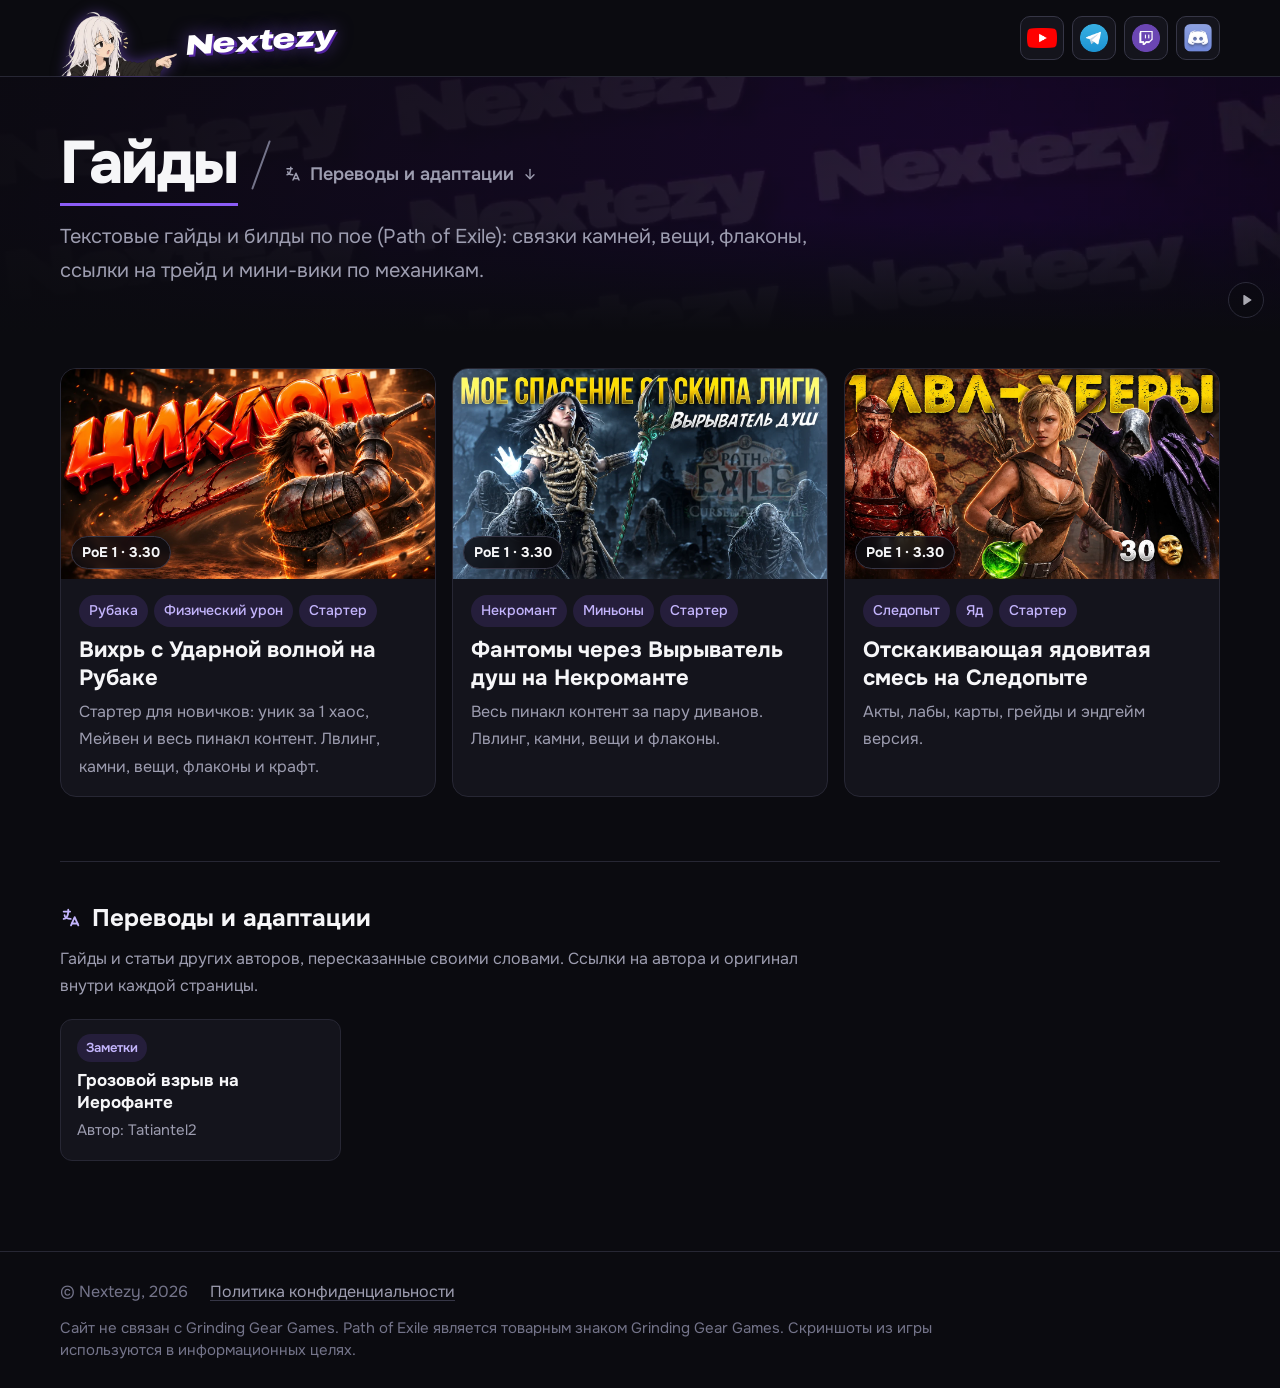
<file: index.html>
<!doctype html>
<html lang="ru">
<head>
<!-- Google tag (gtag.js) -->
<script async src="https://www.googletagmanager.com/gtag/js?id=G-XQY86457FN"></script>
<script>
  window.dataLayer = window.dataLayer || [];
  function gtag(){dataLayer.push(arguments);}
  gtag('js', new Date());
  gtag('config', 'G-XQY86457FN');
</script>
<meta charset="utf-8">
<meta name="viewport" content="width=device-width,initial-scale=1,viewport-fit=cover">
<title>Nextezy: гайды пое и билды Path of Exile (PoE)</title>
<meta name="description" content="Текстовые гайды по пое (Path of Exile, PoE) и PoE 2 от Nextezy: билды на старт лиги и эндгейм, камни, вещи, флаконы и ссылки на трейд.">
<meta property="og:title" content="Nextezy: гайды пое и билды Path of Exile (PoE)">
<meta property="og:description" content="Текстовые гайды по пое (Path of Exile, PoE) и PoE 2 от Nextezy: билды на старт лиги и эндгейм, камни, вещи, флаконы и ссылки на трейд.">
<meta property="og:type" content="website">
<meta property="og:url" content="https://nextezy.com/">
<meta property="og:site_name" content="Nextezy">
<meta property="og:locale" content="ru_RU">
<meta property="og:image" content="https://nextezy.com/assets/og.jpg?v=3">
<meta property="og:image:width" content="1200">
<meta property="og:image:height" content="630">
<meta name="twitter:card" content="summary_large_image">
<link rel="canonical" href="https://nextezy.com/">
<meta name="theme-color" content="#0b0b10">
<link rel="icon" href="/favicon.ico" sizes="48x48">
<link rel="icon" href="/assets/favicon-32.png" type="image/png" sizes="32x32">
<link rel="icon" href="/assets/icon-192.png" type="image/png" sizes="192x192">
<link rel="apple-touch-icon" href="/apple-touch-icon.png">
<link rel="manifest" href="/site.webmanifest">
<link rel="stylesheet" href="/assets/style.css?v=20261117-1">
<style>.list{display:grid;grid-template-columns:repeat(3,minmax(0,1fr));gap:16px;margin-top:8px}@media(max-width:1000px){.list{grid-template-columns:repeat(2,minmax(0,1fr))}}@media(max-width:640px){.list{grid-template-columns:1fr}}.gcard{display:block;text-decoration:none;color:var(--fg2);background:var(--s1);border:1px solid var(--line);border-radius:16px;overflow:hidden}.gcard:hover{border-color:var(--accent)}.gimg{position:relative}.gcard img{display:block;width:100%;aspect-ratio:16/9;height:auto;object-fit:cover;object-position:center;background:#000}.ver{position:absolute;left:10px;bottom:10px;font-size:14px;font-weight:700;color:var(--fg);background:rgba(11,11,16,.82);border:1px solid var(--line2);padding:4px 10px;border-radius:999px;backdrop-filter:blur(4px)}.gbody{padding:16px 18px}.tags{display:flex;flex-wrap:wrap;gap:6px}.tags .chip{font-size:14px;padding:4px 10px}.gcard h2{color:var(--fg);font-size:22px;line-height:1.25;margin:10px 0 6px}.gcard p{margin:0;font-size:16px;color:var(--muted)}.tr{margin-top:64px;padding-top:36px;border-top:1px solid var(--line)}.tr-head{display:flex;align-items:center;gap:10px;margin:0 0 6px}.tr-head svg{flex:none;color:var(--accent-3)}.tr h2{color:var(--fg);font-size:24px;font-weight:700;margin:0}.tr-sub{margin:0 0 20px;font-size:16px;color:var(--muted);max-width:70ch}.tr-list{display:grid;grid-template-columns:repeat(4,minmax(0,1fr));gap:12px}@media(max-width:1000px){.tr-list{grid-template-columns:repeat(2,minmax(0,1fr))}}@media(max-width:520px){.tr-list{grid-template-columns:1fr}}.tcard{display:block;transition:border-color .2s;text-decoration:none;color:var(--fg2);background:var(--s1);border:1px solid var(--line);border-radius:12px;overflow:hidden}.tcard:hover{border-color:var(--accent)}.tbody{padding:14px 16px 16px;display:flex;flex-direction:column;height:100%;box-sizing:border-box}.tcard .tauth{margin-top:auto}.ttype{display:inline-block;align-self:flex-start;font-size:13px;font-weight:600;color:var(--accent-3);background:var(--accent-soft);padding:3px 9px;border-radius:999px}.tcard h3{color:var(--fg);font-size:17px;line-height:1.3;margin:8px 0 4px}.tauth{font-size:15px;color:var(--muted)}@media(prefers-reduced-motion:no-preference){html{scroll-behavior:smooth}}.htabs{display:flex;align-items:baseline;gap:22px;flex-wrap:wrap}.htab.big a{color:inherit;text-decoration:none;transition:color .2s}.htab.big a:hover{color:var(--accent-3)}.hsep{align-self:center;width:2px;height:clamp(34px,4.6vw,52px);border-radius:2px;background:var(--dim);transform:rotate(20deg);margin-bottom:10px}.htab.big{margin:0;font-weight:800;font-size:clamp(36px,5.5vw,60px);letter-spacing:-.025em;line-height:1;color:var(--fg);padding-bottom:10px;border-bottom:3px solid var(--accent)}.htab.small{display:inline-flex;align-items:center;gap:8px;font-size:18px;font-weight:600;color:var(--muted);text-decoration:none;padding-bottom:10px;border-bottom:3px solid transparent;transition:color .2s,border-color .2s}.htab.small:hover{color:var(--fg);border-color:var(--line2)}.htab.small .dn{transition:transform .2s}.htab.small:hover .dn{transform:translateY(3px)}@media(max-width:520px){.htabs{flex-wrap:nowrap;gap:12px}.htab.small{font-size:15px;gap:6px;white-space:nowrap}.htab.small svg{width:15px;height:15px}.hsep{height:30px}.hsep,.htab{flex:none}}.tl-short{display:none}@media(max-width:400px){.tl-long{display:none}.tl-short{display:inline}}.stick{position:fixed;top:0;left:0;right:0;z-index:30;background:var(--bg);border-bottom:1px solid var(--line);transform:translateY(-101%);transition:transform .3s cubic-bezier(.3,.7,.2,1);padding-top:env(safe-area-inset-top,0px)}.stick.on{transform:none}.stick .wrap{position:relative;display:flex;gap:4px}.stick .tab{text-decoration:none;border-bottom:0}.stick .tab.cur{color:var(--fg)}.sind{position:absolute;bottom:0;height:2px;background:var(--accent);transition:left .35s cubic-bezier(.3,.7,.2,1),width .35s cubic-bezier(.3,.7,.2,1)}#guides,#translations{scroll-margin-top:84px}@media(prefers-reduced-motion:reduce){.stick,.sind{transition:none}}</style>
</head>
<body>
<header class="top"><div class="wrap"><a class="brand" aria-label="Nextezy, на главную" href="/"><img class="brand-pic" src="/assets/sextezy-point.webp?v=2" alt="" width="365" height="200"><span class="logo">Nextezy</span></a><nav class="soc" aria-label="Nextezy в соцсетях">
    <a href="https://www.youtube.com/@Nextezy/videos" target="_blank" rel="noopener" title="YouTube" aria-label="YouTube"><img src="/assets/icon-youtube.png" alt="" width="30" height="21"></a>
    <a href="https://t.me/nextezy1" target="_blank" rel="noopener" title="Telegram" aria-label="Telegram"><img src="/assets/icon-telegram.png" alt="" width="28" height="28"></a>
    <a href="https://www.twitch.tv/nextezy1" target="_blank" rel="noopener" title="Twitch" aria-label="Twitch"><img src="/assets/icon-twitch.png" alt="" width="28" height="28"></a>
    <a href="https://discord.gg/pRnzf7ZGDk" target="_blank" rel="noopener" title="Discord" aria-label="Discord"><img src="/assets/icon-discord.png" alt="" width="28" height="28"></a>
  </nav></div></header>
<div class="stick" aria-label="Разделы главной"><div class="wrap"><a class="tab" href="#guides" data-s="guides">Гайды</a><a class="tab" href="#translations" data-s="translations"><span class="tl-long">Переводы и адаптации</span><span class="tl-short">Переводы</span></a><span class="sind" aria-hidden="true"></span></div></div>
<section class="hero"><div class="hero-bg" data-video="/assets/hero.mp4?v=2" aria-hidden="true"></div><div class="wrap" style="padding-block:56px 44px">
<div class="htabs"><h1 class="htab big"><a href="#guides">Гайды</a></h1><span class="hsep" aria-hidden="true"></span><a class="htab small" href="#translations"><svg width="18" height="18" viewBox="0 0 24 24" fill="none" stroke="currentColor" stroke-width="2" stroke-linecap="round" stroke-linejoin="round" aria-hidden="true"><path d="M4 5h7"/><path d="M9 3v2c0 4.418-2.239 8-5 8"/><path d="M5 9c0 2.144 2.952 3.908 6.7 4"/><path d="M12 20l4-9l4 9"/><path d="M19.1 18h-6.2"/></svg><span class="tl-long">Переводы и адаптации</span><span class="tl-short">Переводы</span><svg class="dn" width="16" height="16" viewBox="0 0 24 24" fill="none" stroke="currentColor" stroke-width="2" stroke-linecap="round" stroke-linejoin="round" aria-hidden="true"><path d="M12 5v14"/><path d="M18 13l-6 6l-6-6"/></svg></a></div>
<p class="lead" style="color:var(--muted);margin:14px 0 0;max-width:60ch;font-size:20px">Текстовые гайды и билды по пое (Path of Exile): связки камней, вещи, флаконы, ссылки на трейд и мини-вики по механикам.</p>
</div></section>
<main><div class="wrap" style="padding-block:28px 90px">
<div class="list" id="guides">
<a class="gcard" href="/cyclone/"><div class="gimg"><img src="/cyclone/img/preview.webp?v=2" alt="Превью видео: Вихрь с Ударной волной на Рубаке" width="1280" height="720"><span class="ver">PoE 1 · 3.30</span></div><div class="gbody"><div class="tags"><span class="chip">Рубака</span><span class="chip">Физический урон</span><span class="chip">Стартер</span></div><h2>Вихрь с Ударной волной на Рубаке</h2><p>Стартер для новичков: уник за 1 хаос, Мейвен и весь пинакл контент. Лвлинг, камни, вещи, флаконы и крафт.</p></div></a>
<a class="gcard" href="/soulwrest/"><div class="gimg"><img src="/soulwrest/img/preview.webp" alt="Превью видео: Фантомы через Вырыватель душ" width="1280" height="720"><span class="ver">PoE 1 · 3.30</span></div><div class="gbody"><div class="tags"><span class="chip">Некромант</span><span class="chip">Миньоны</span><span class="chip">Стартер</span></div><h2>Фантомы через Вырыватель душ на Некроманте</h2><p>Весь пинакл контент за пару диванов. Лвлинг, камни, вещи и флаконы.</p></div></a>
<a class="gcard" href="/pconc/"><div class="gimg"><img src="/pconc/img/preview.webp?v=4" alt="Превью видео: Отскакивающая ядовитая смесь" width="1280" height="720"><span class="ver">PoE 1 · 3.30</span></div><div class="gbody"><div class="tags"><span class="chip">Следопыт</span><span class="chip">Яд</span><span class="chip">Стартер</span></div><h2>Отскакивающая ядовитая смесь на Следопыте</h2><p>Акты, лабы, карты, грейды и эндгейм версия.</p></div></a>
</div>
<section class="tr" id="translations" aria-labelledby="tr-title"><div class="tr-head"><svg width="22" height="22" viewBox="0 0 24 24" fill="none" stroke="currentColor" stroke-width="2" stroke-linecap="round" stroke-linejoin="round" aria-hidden="true"><path d="M4 5h7"/><path d="M9 3v2c0 4.418-2.239 8-5 8"/><path d="M5 9c0 2.144 2.952 3.908 6.7 4"/><path d="M12 20l4-9l4 9"/><path d="M19.1 18h-6.2"/></svg><h2 id="tr-title">Переводы и адаптации</h2></div><p class="tr-sub">Гайды и статьи других авторов, пересказанные своими словами. Ссылки на автора и оригинал внутри каждой страницы.</p><div class="tr-list"><a class="tcard" href="/notes-tatiantel2/"><div class="tbody"><span class="ttype">Заметки</span><h3>Грозовой взрыв на Иерофанте</h3><div class="tauth">Автор: Tatiantel2</div></div></a></div></section>
</div></main>
<footer><div class="wrap foot">
  <div class="foot-top"><span>© Nextezy, 2026</span><a href="/privacy/">Политика конфиденциальности</a></div>
  <p class="foot-note">Сайт не связан с Grinding Gear Games. Path of Exile является товарным знаком Grinding Gear Games. Скриншоты из игры используются в информационных целях.</p>
</div></footer>
<script src="/assets/hero.js?v=20261103-1"></script>
<script>(function(){var bar=document.querySelector('.stick'),ht=document.querySelector('.htabs'),ind=bar.querySelector('.sind'),tabs=bar.querySelectorAll('.tab'),tr=document.getElementById('translations'),cur='';
function set(k){if(k===cur)return;cur=k;tabs.forEach(function(t){var on=t.dataset.s===k;t.classList.toggle('cur',on);if(on){ind.style.left=t.offsetLeft+'px';ind.style.width=t.offsetWidth+'px'}})}
function spy(){var bottom=innerHeight+scrollY>=document.documentElement.scrollHeight-4;set(bottom||tr.getBoundingClientRect().top<innerHeight*0.5?'translations':'guides')}
new IntersectionObserver(function(e){bar.classList.toggle('on',!e[0].isIntersecting)}).observe(ht);
addEventListener('scroll',spy,{passive:true});addEventListener('resize',function(){cur='';spy()});spy();
document.fonts&&document.fonts.ready.then(function(){cur='';spy()})})();</script>
</body>
</html>
</file>
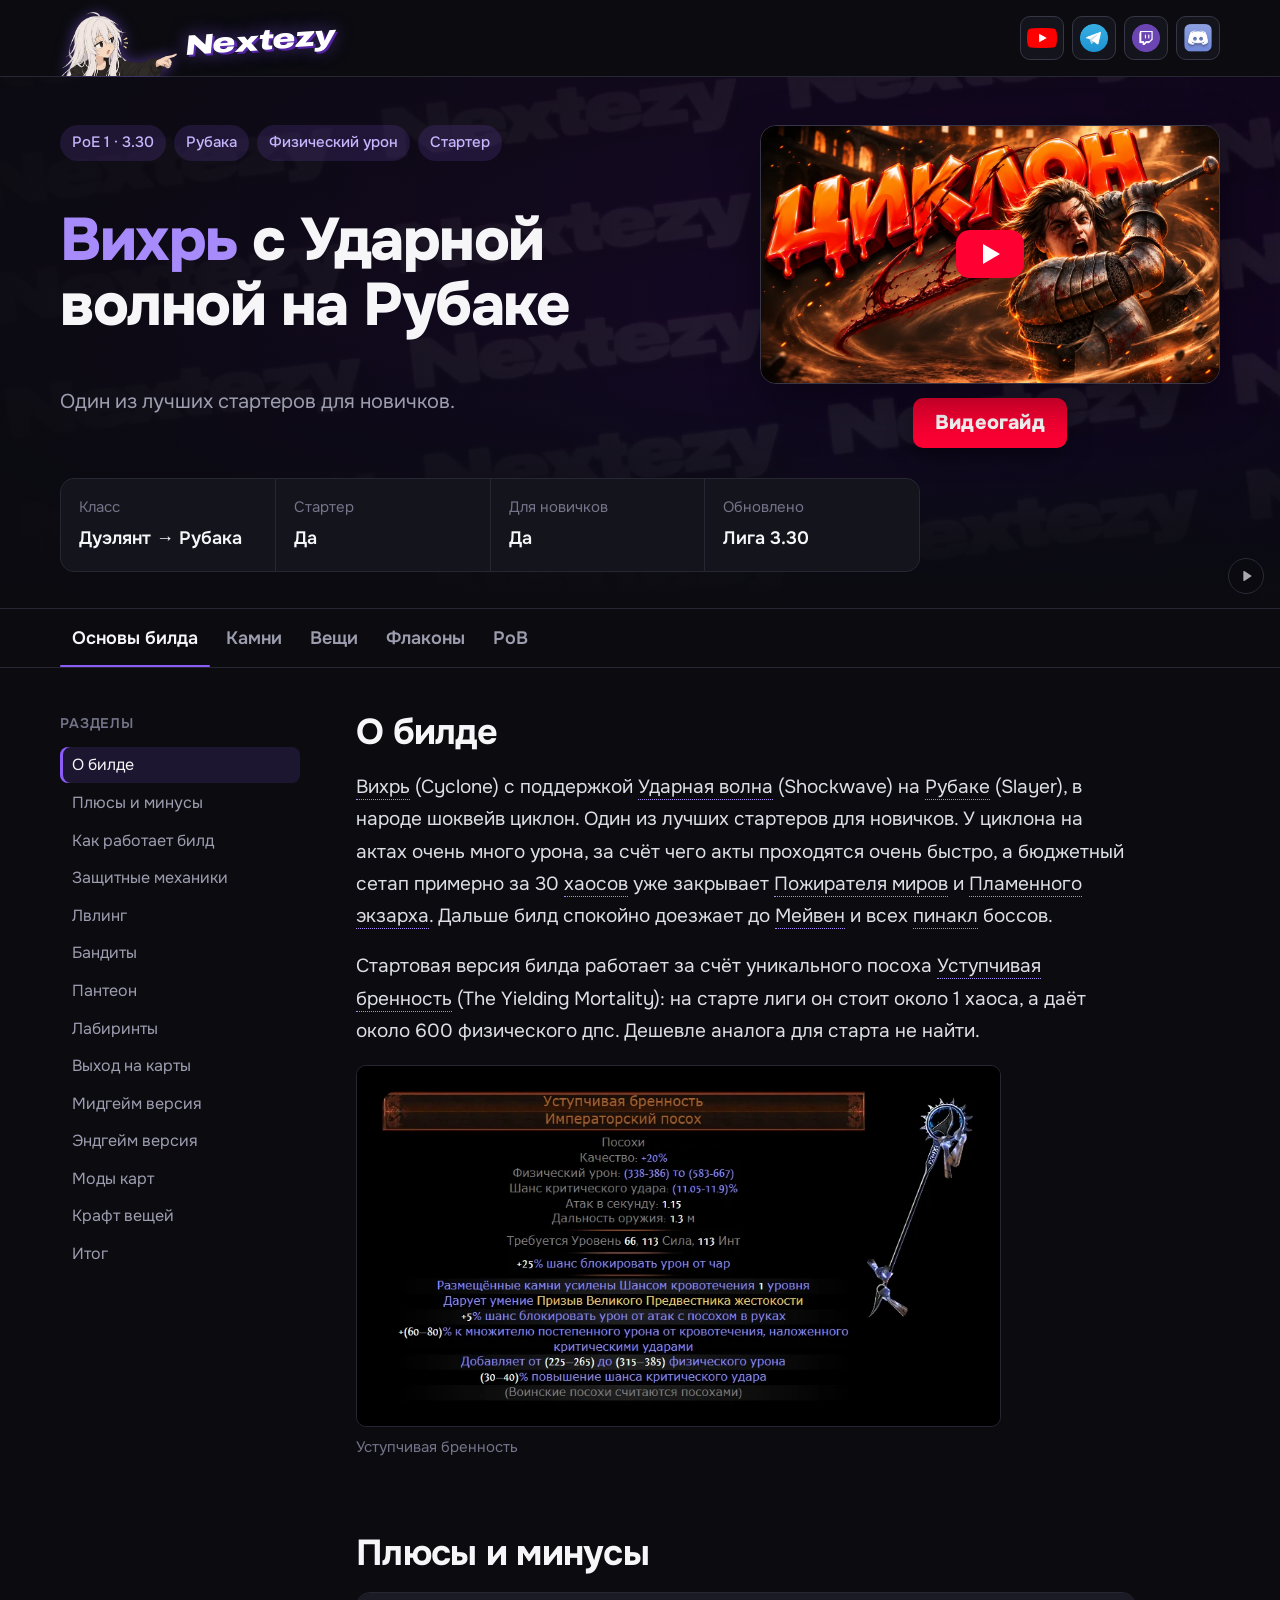
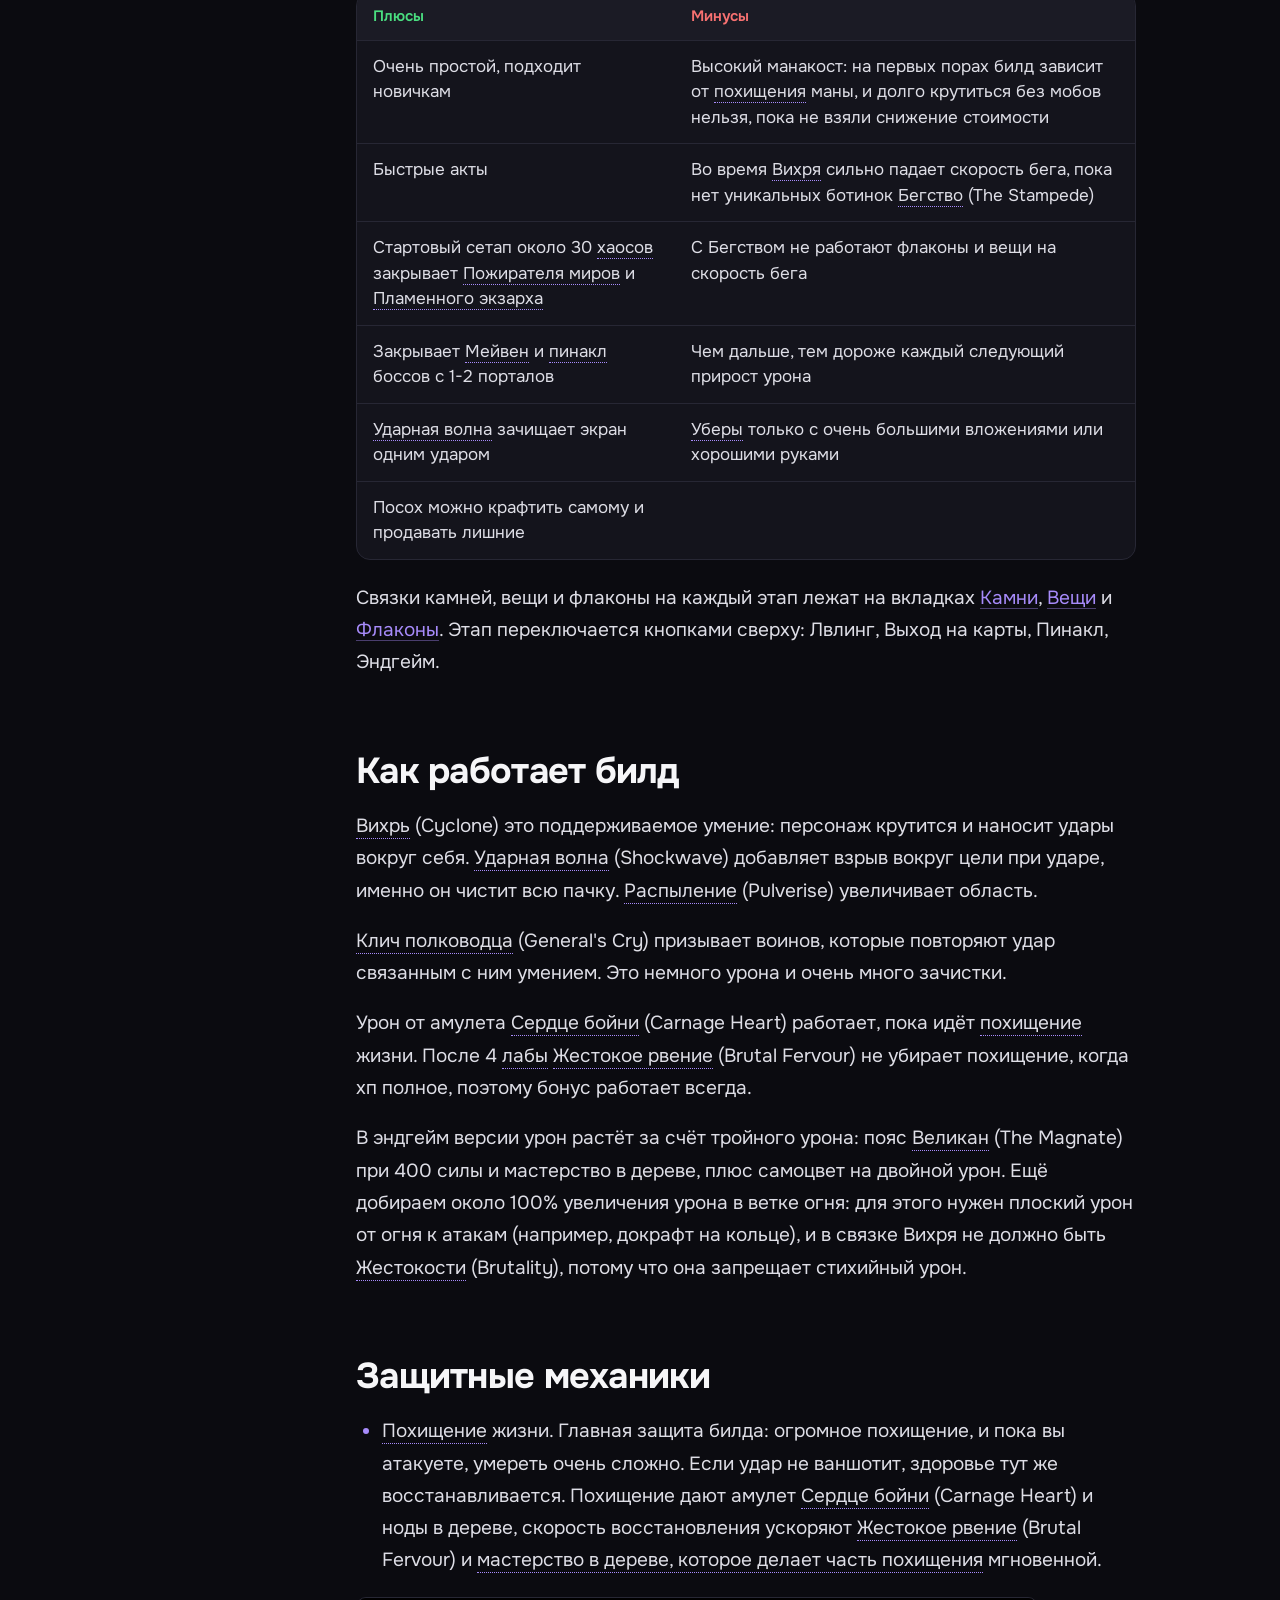
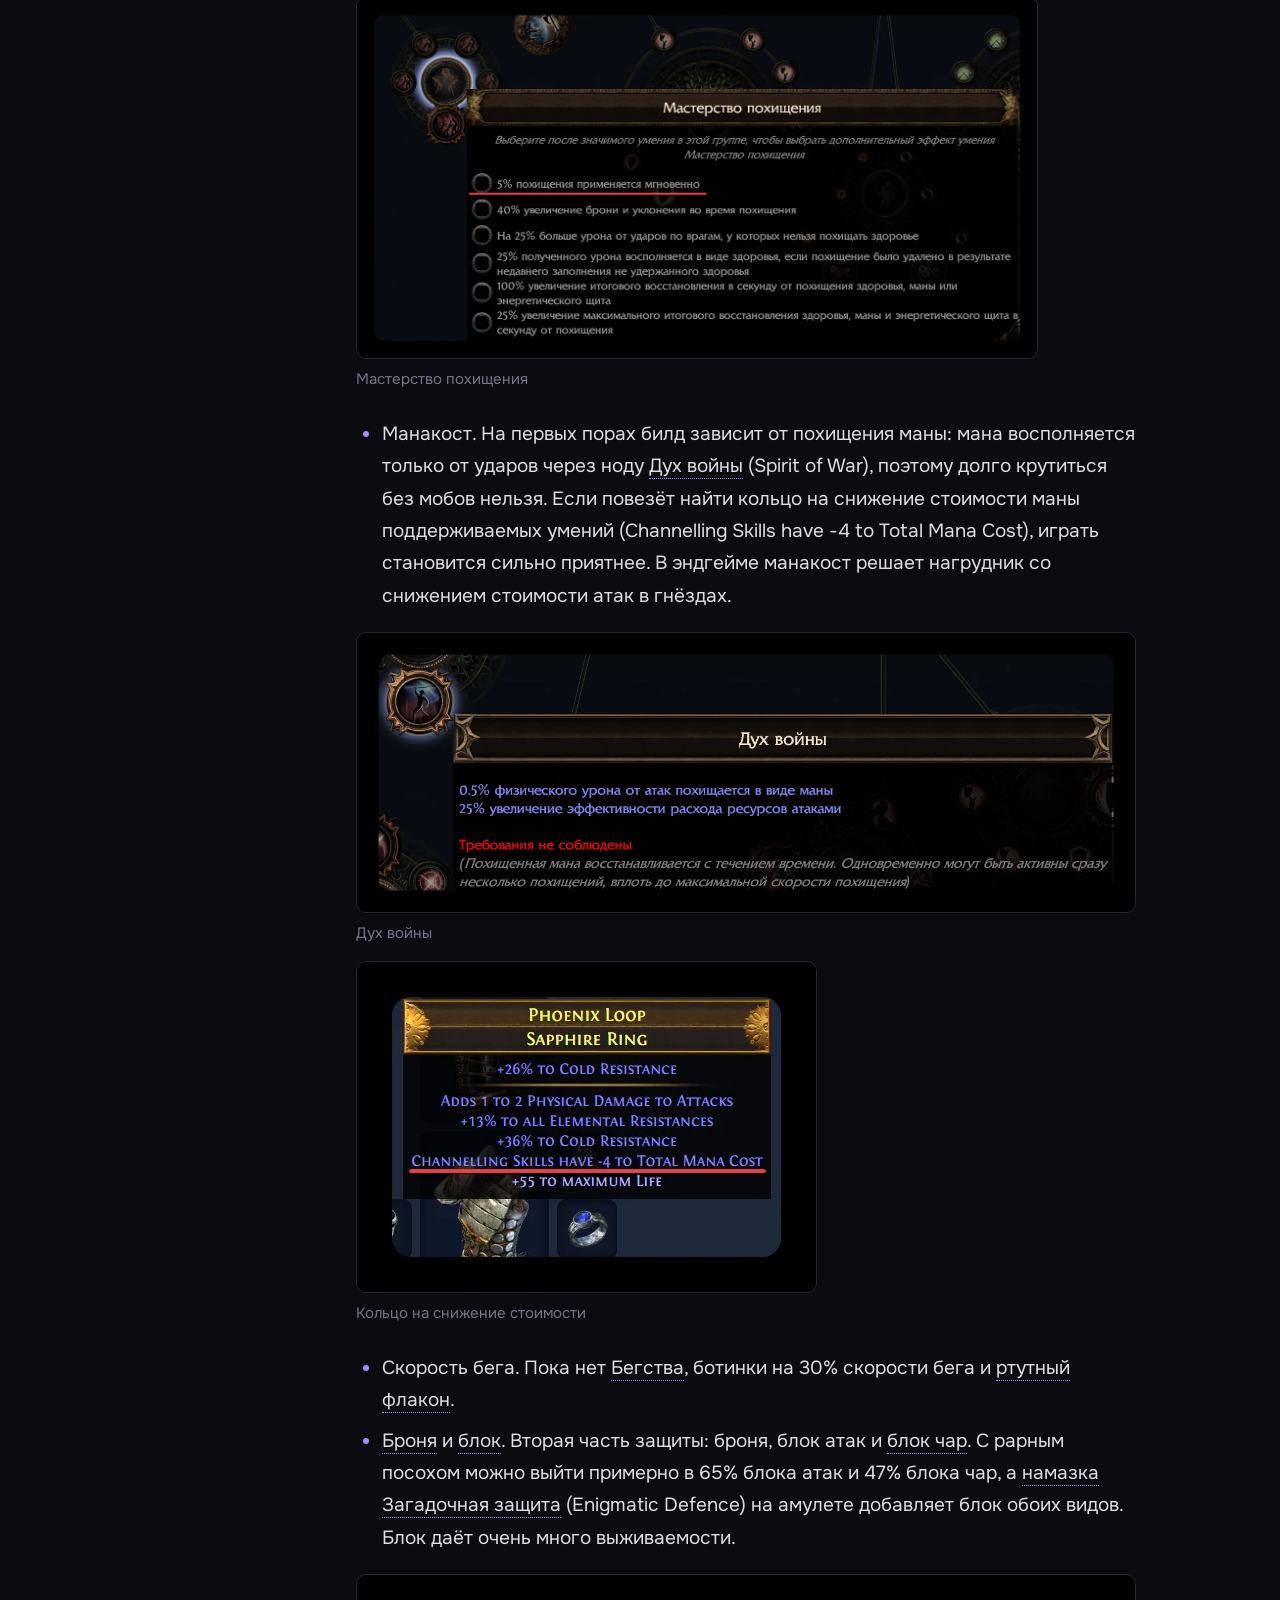
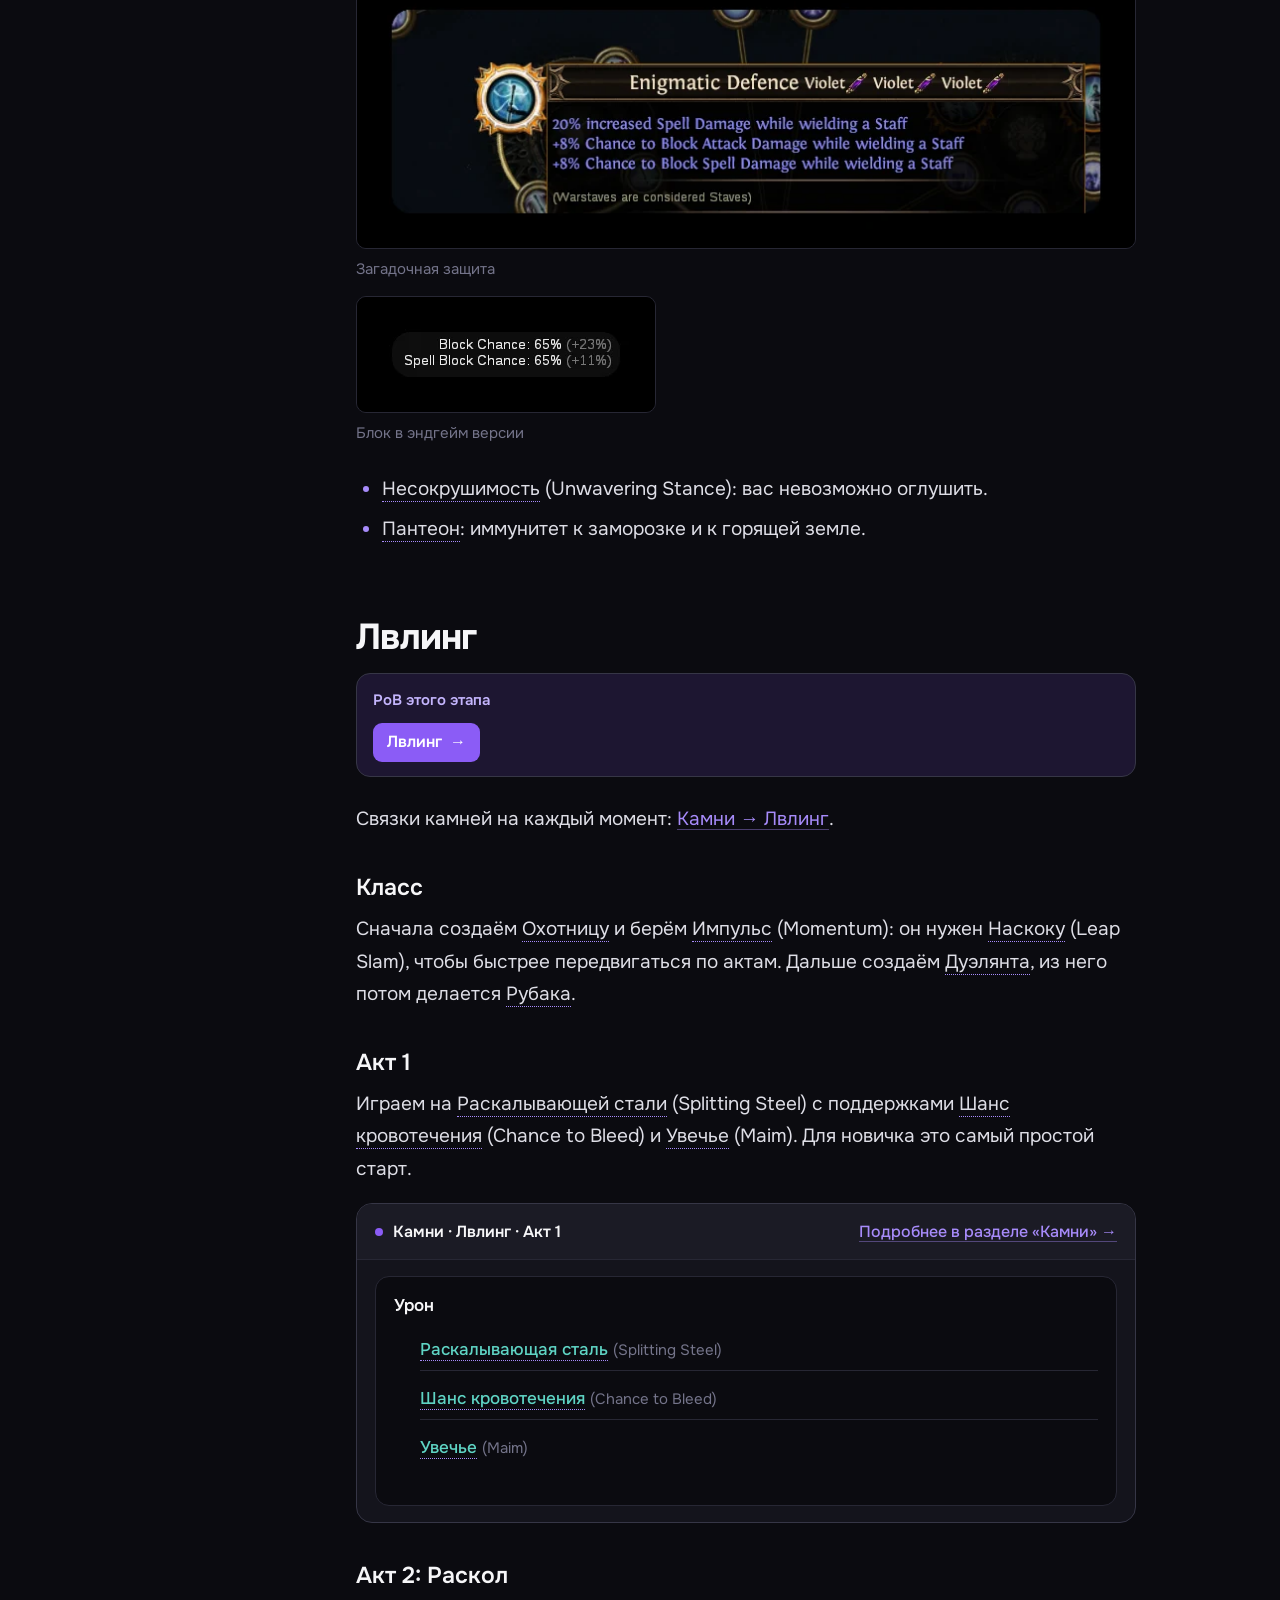
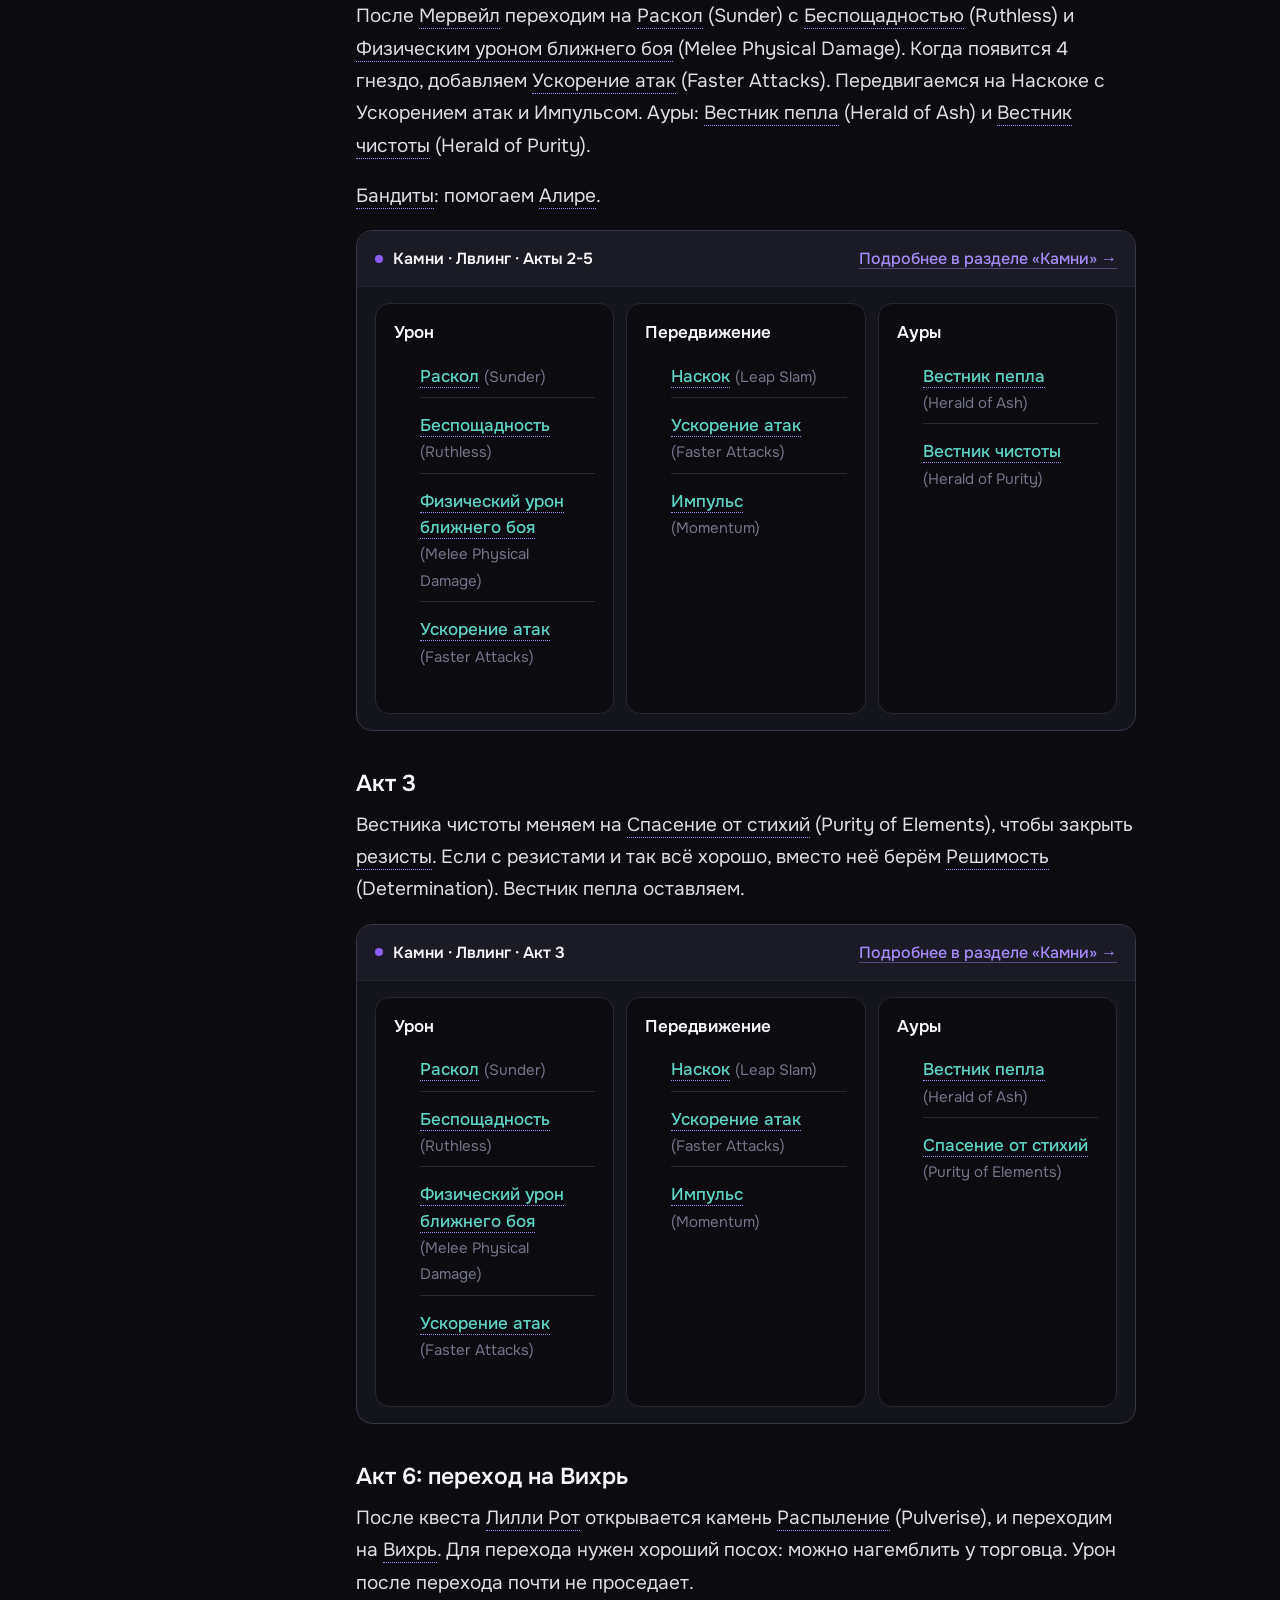
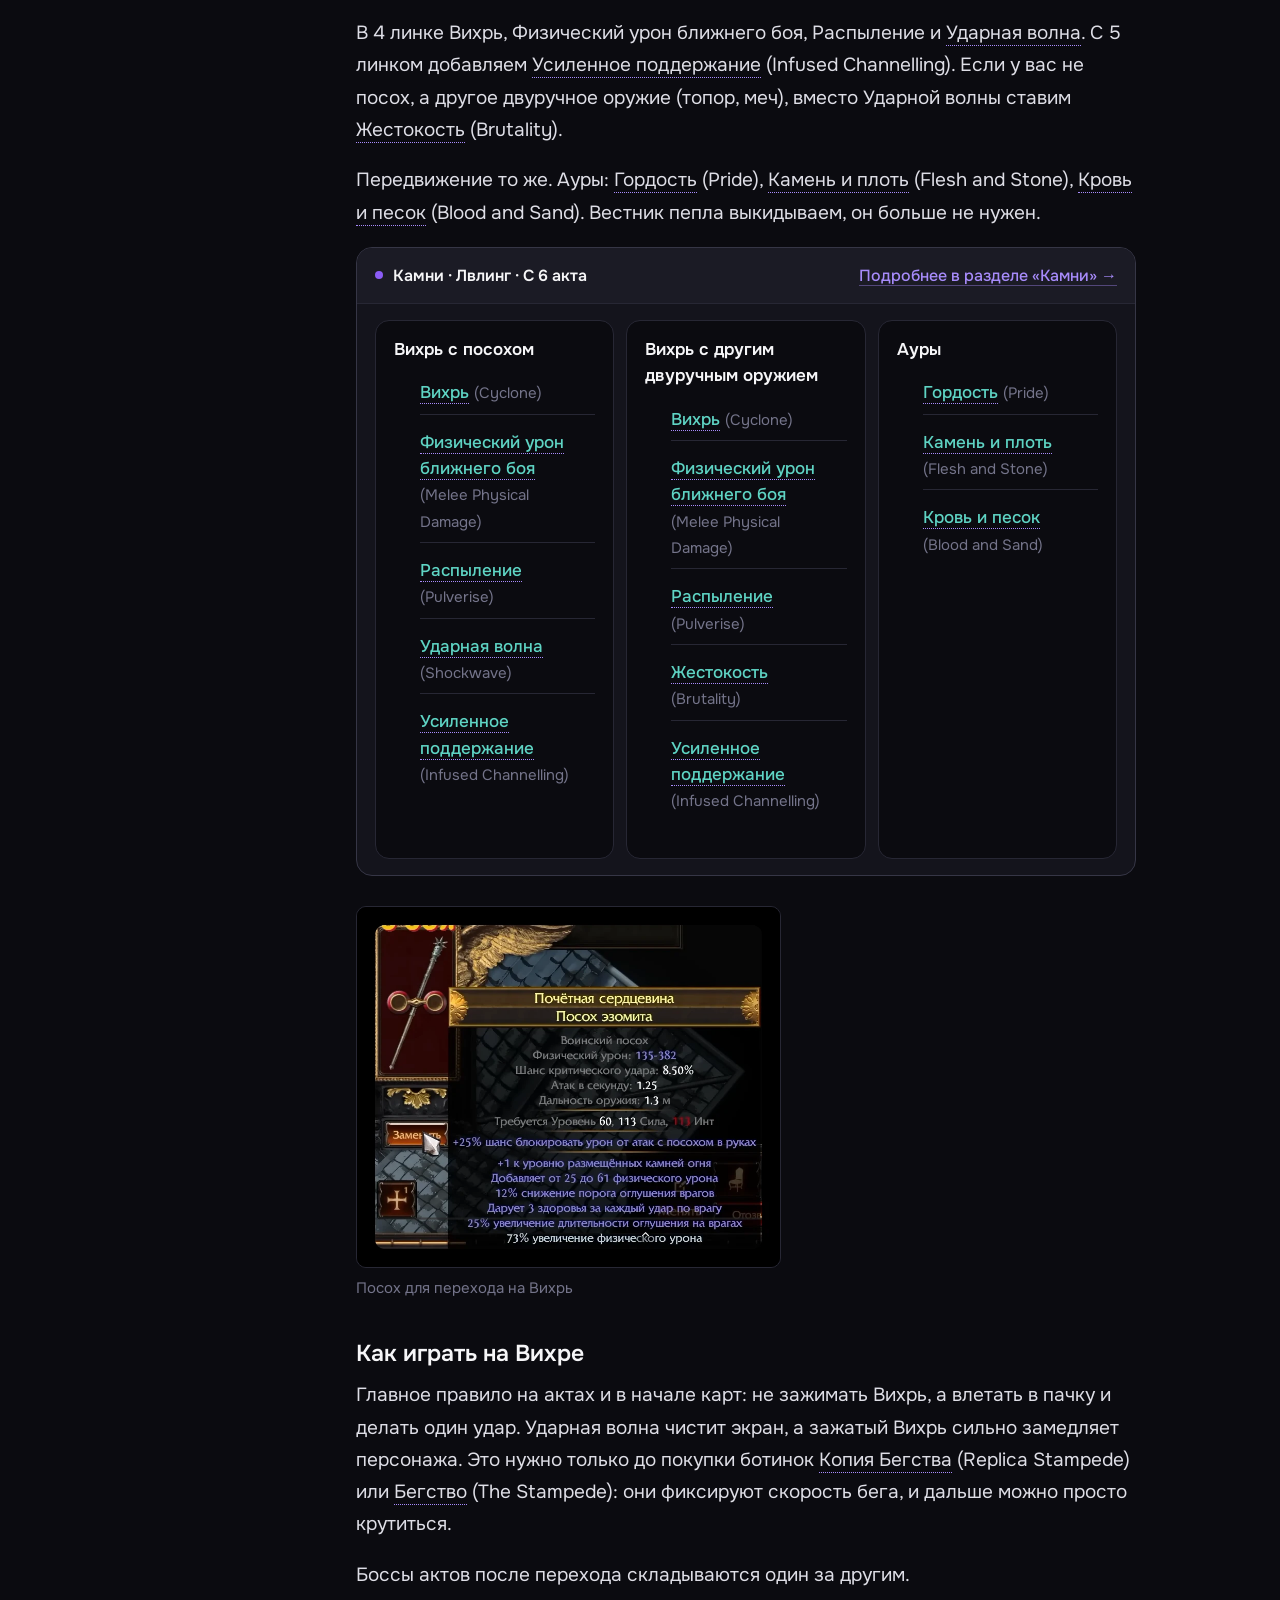
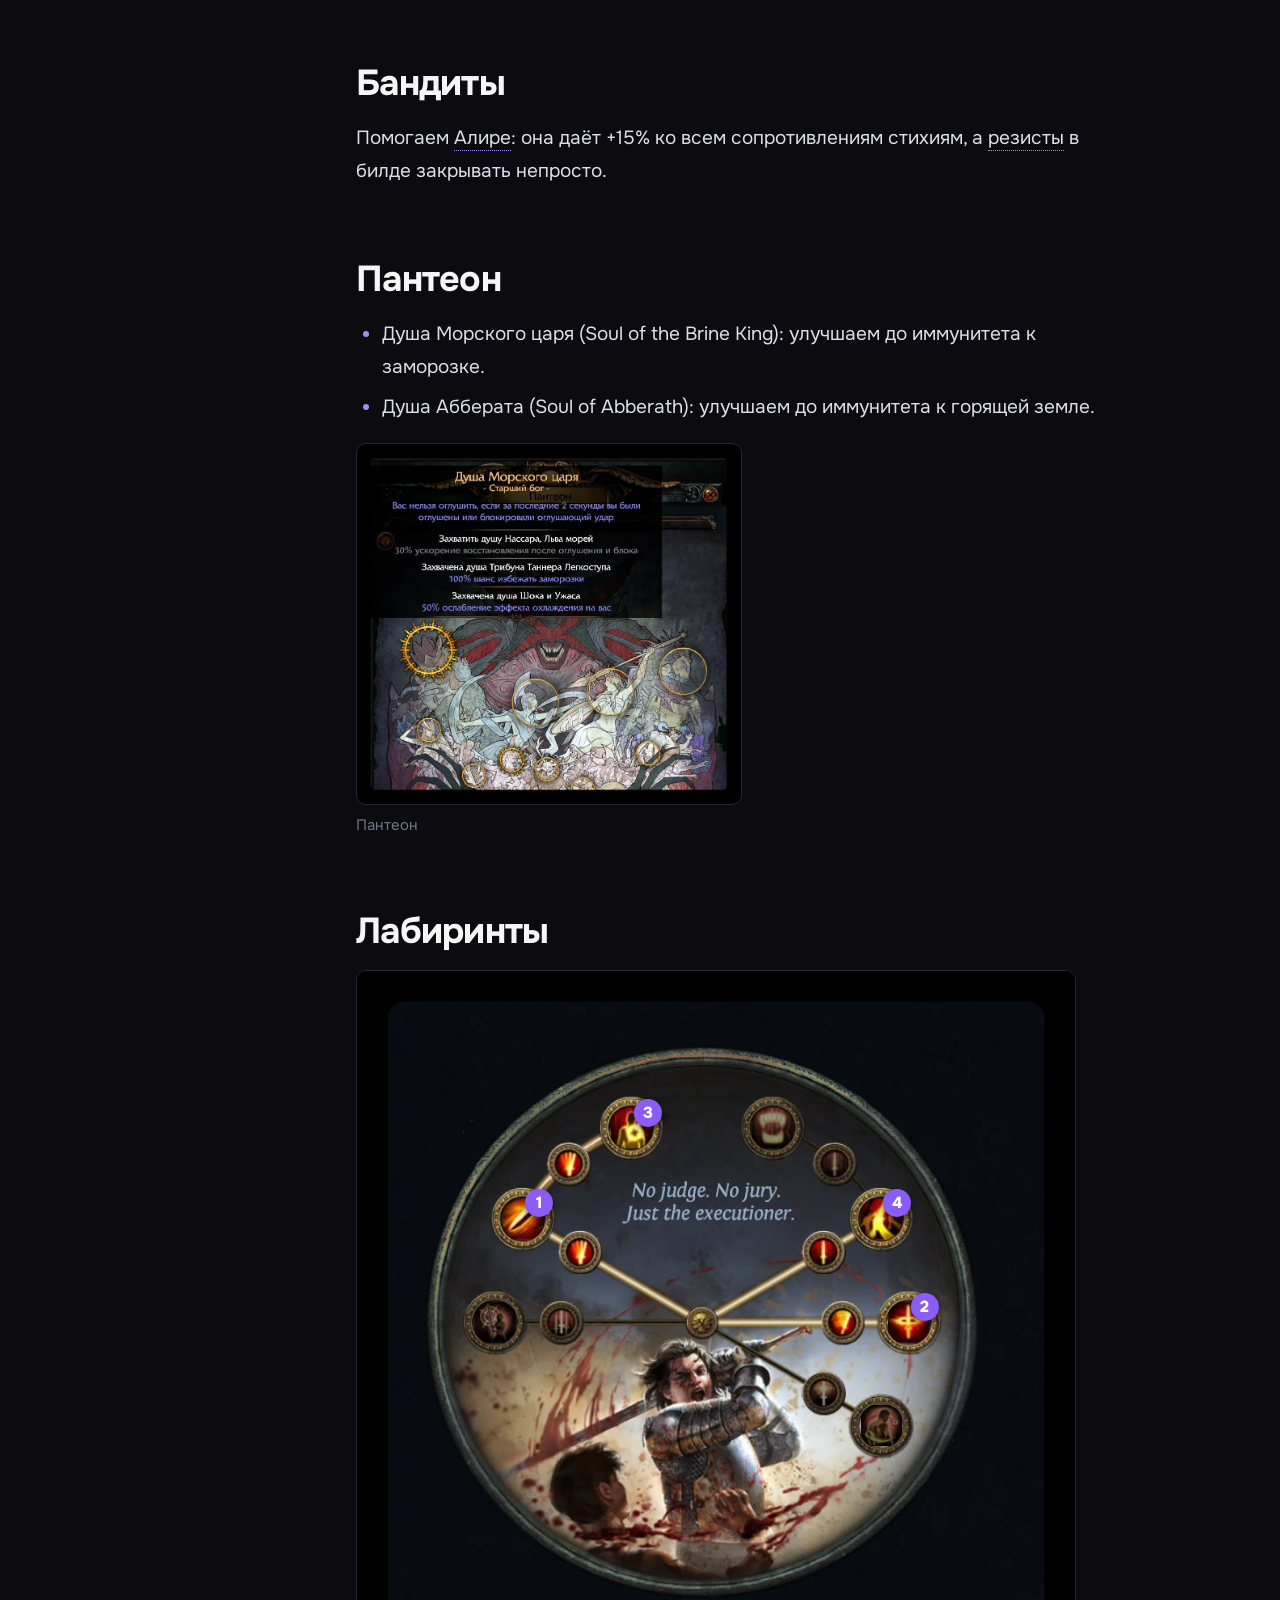
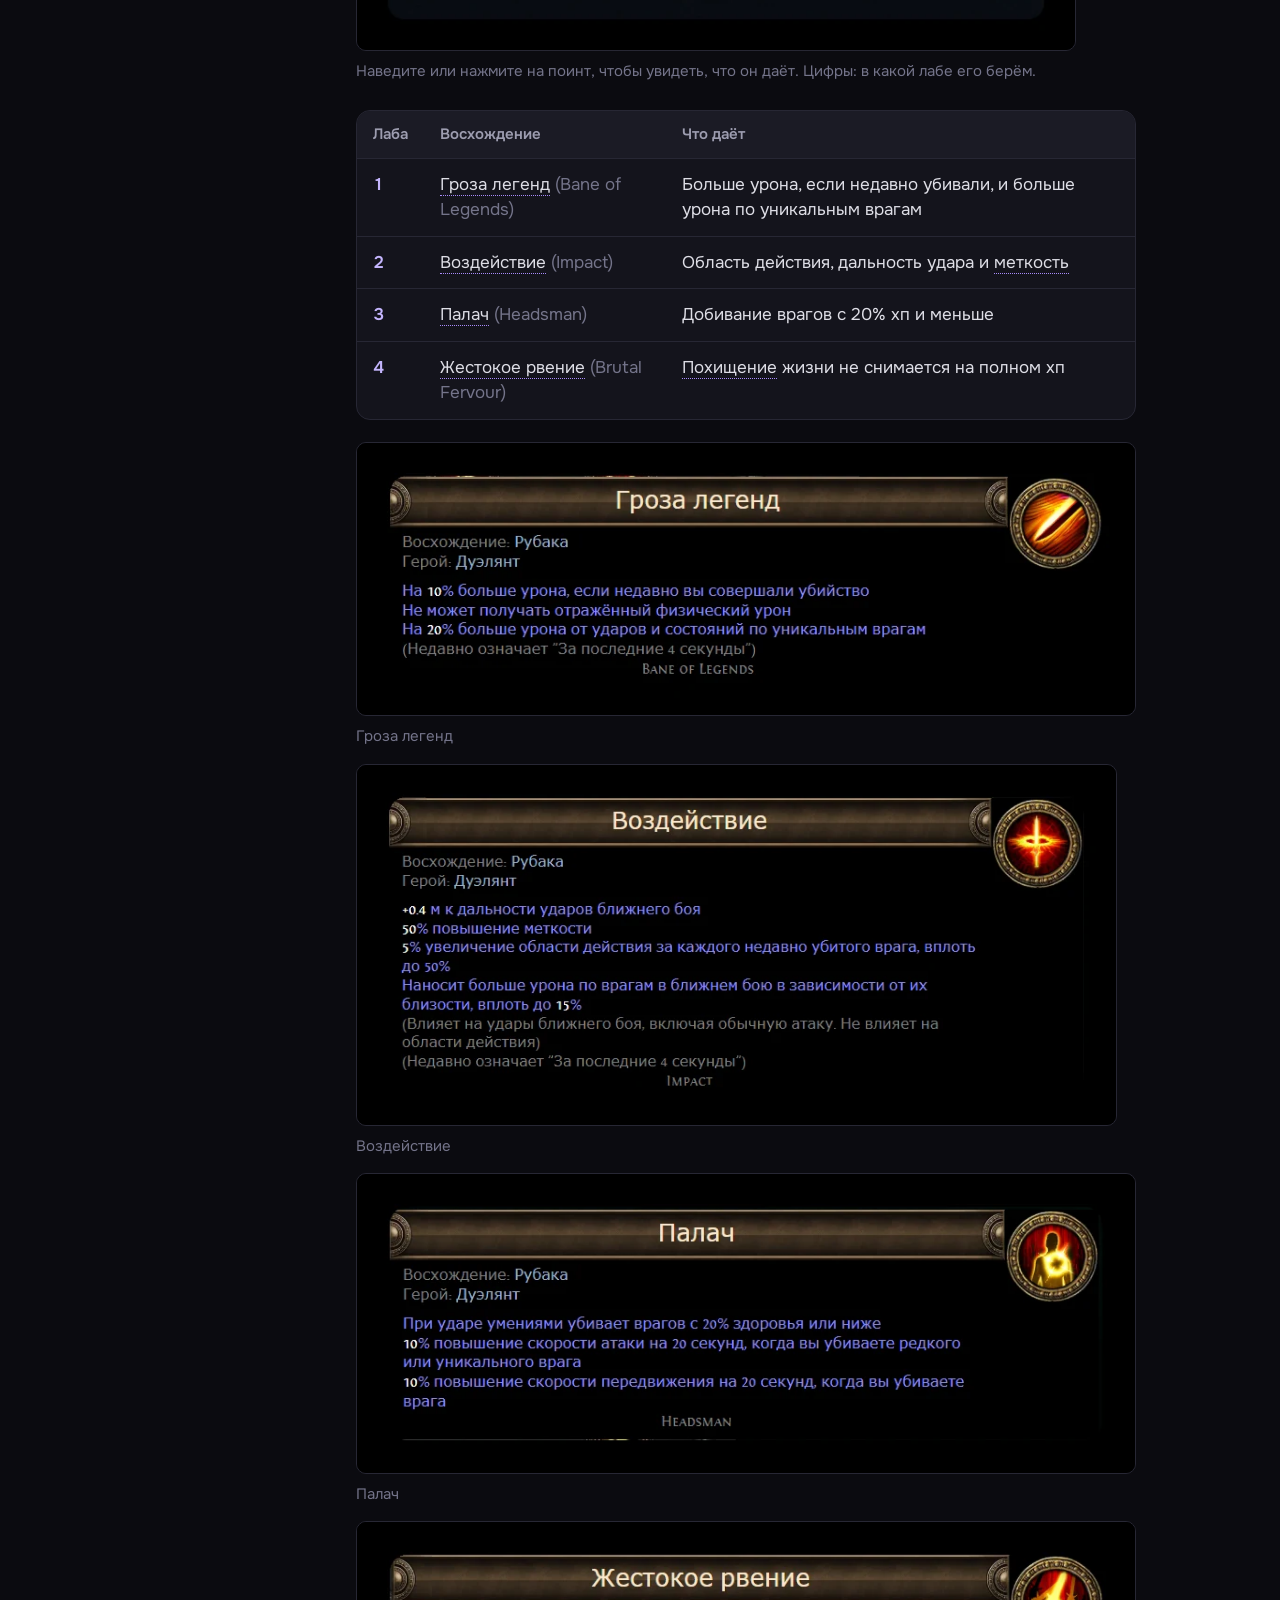
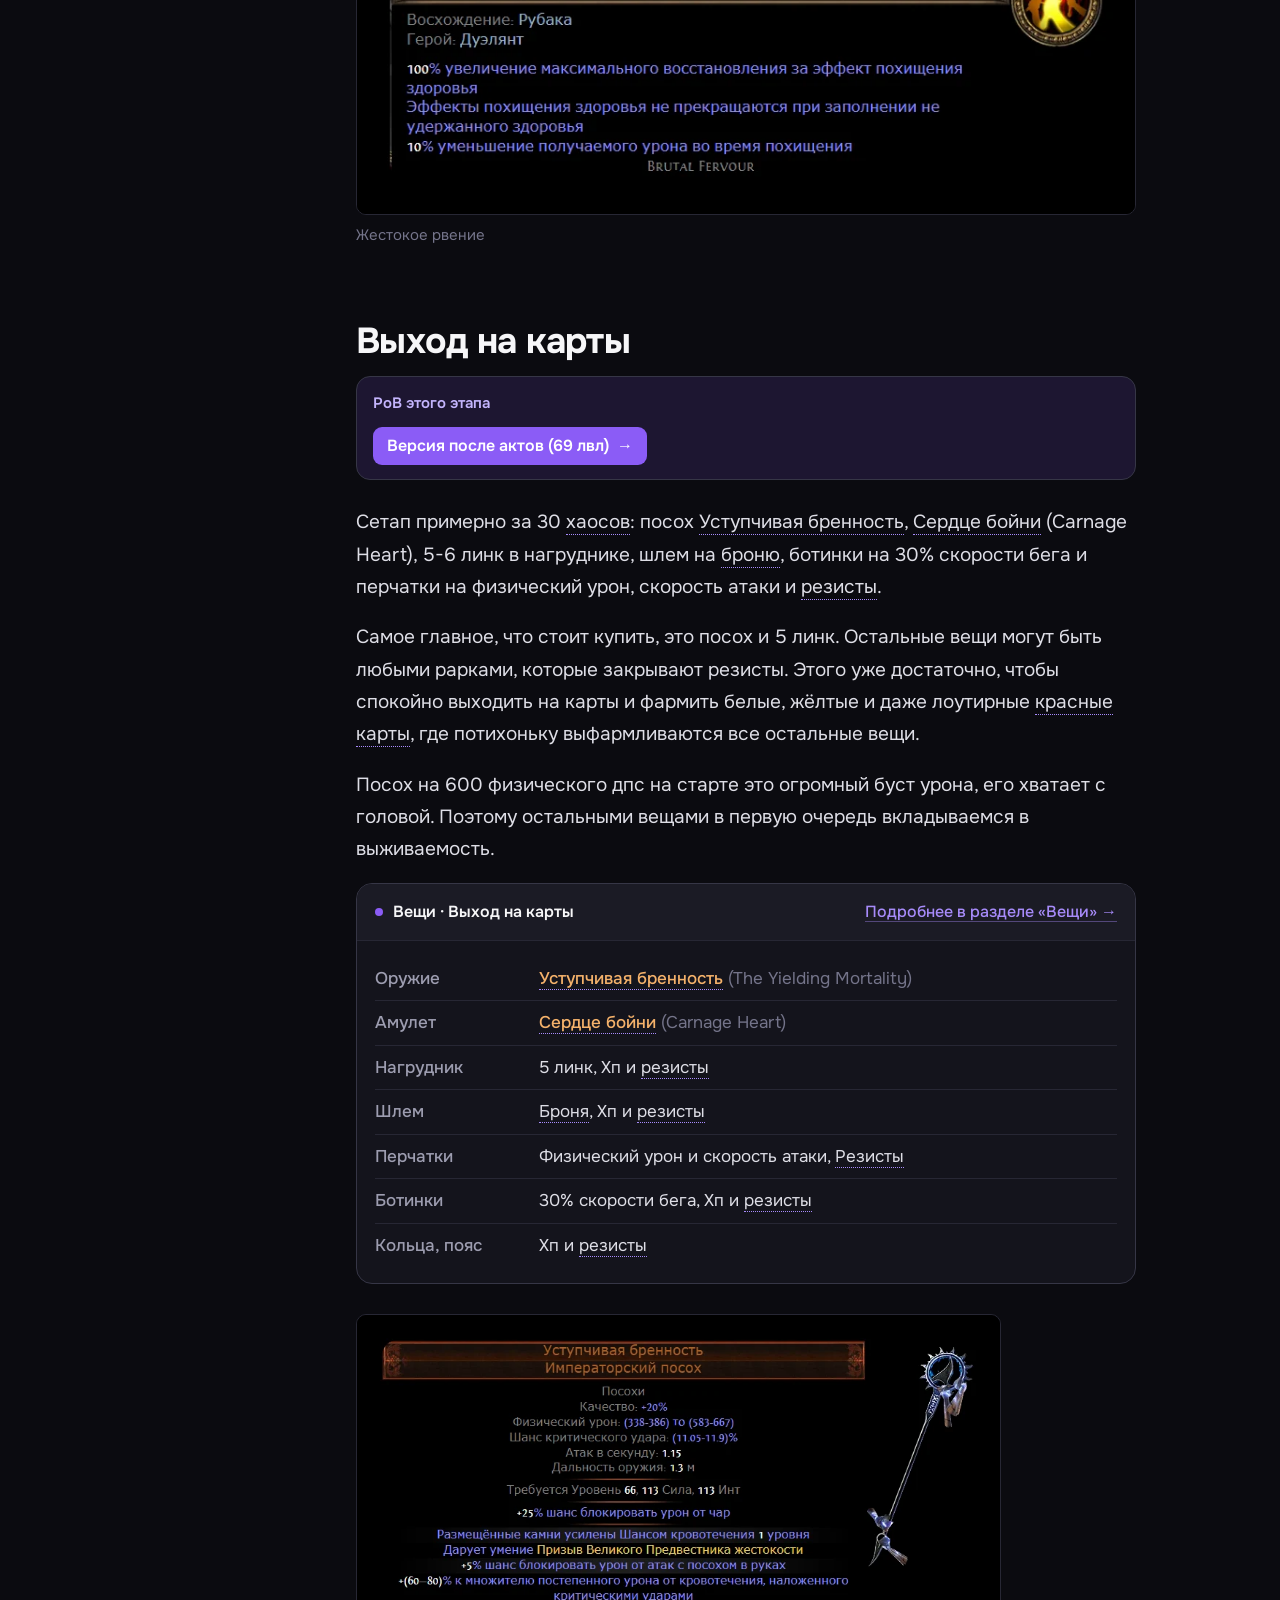
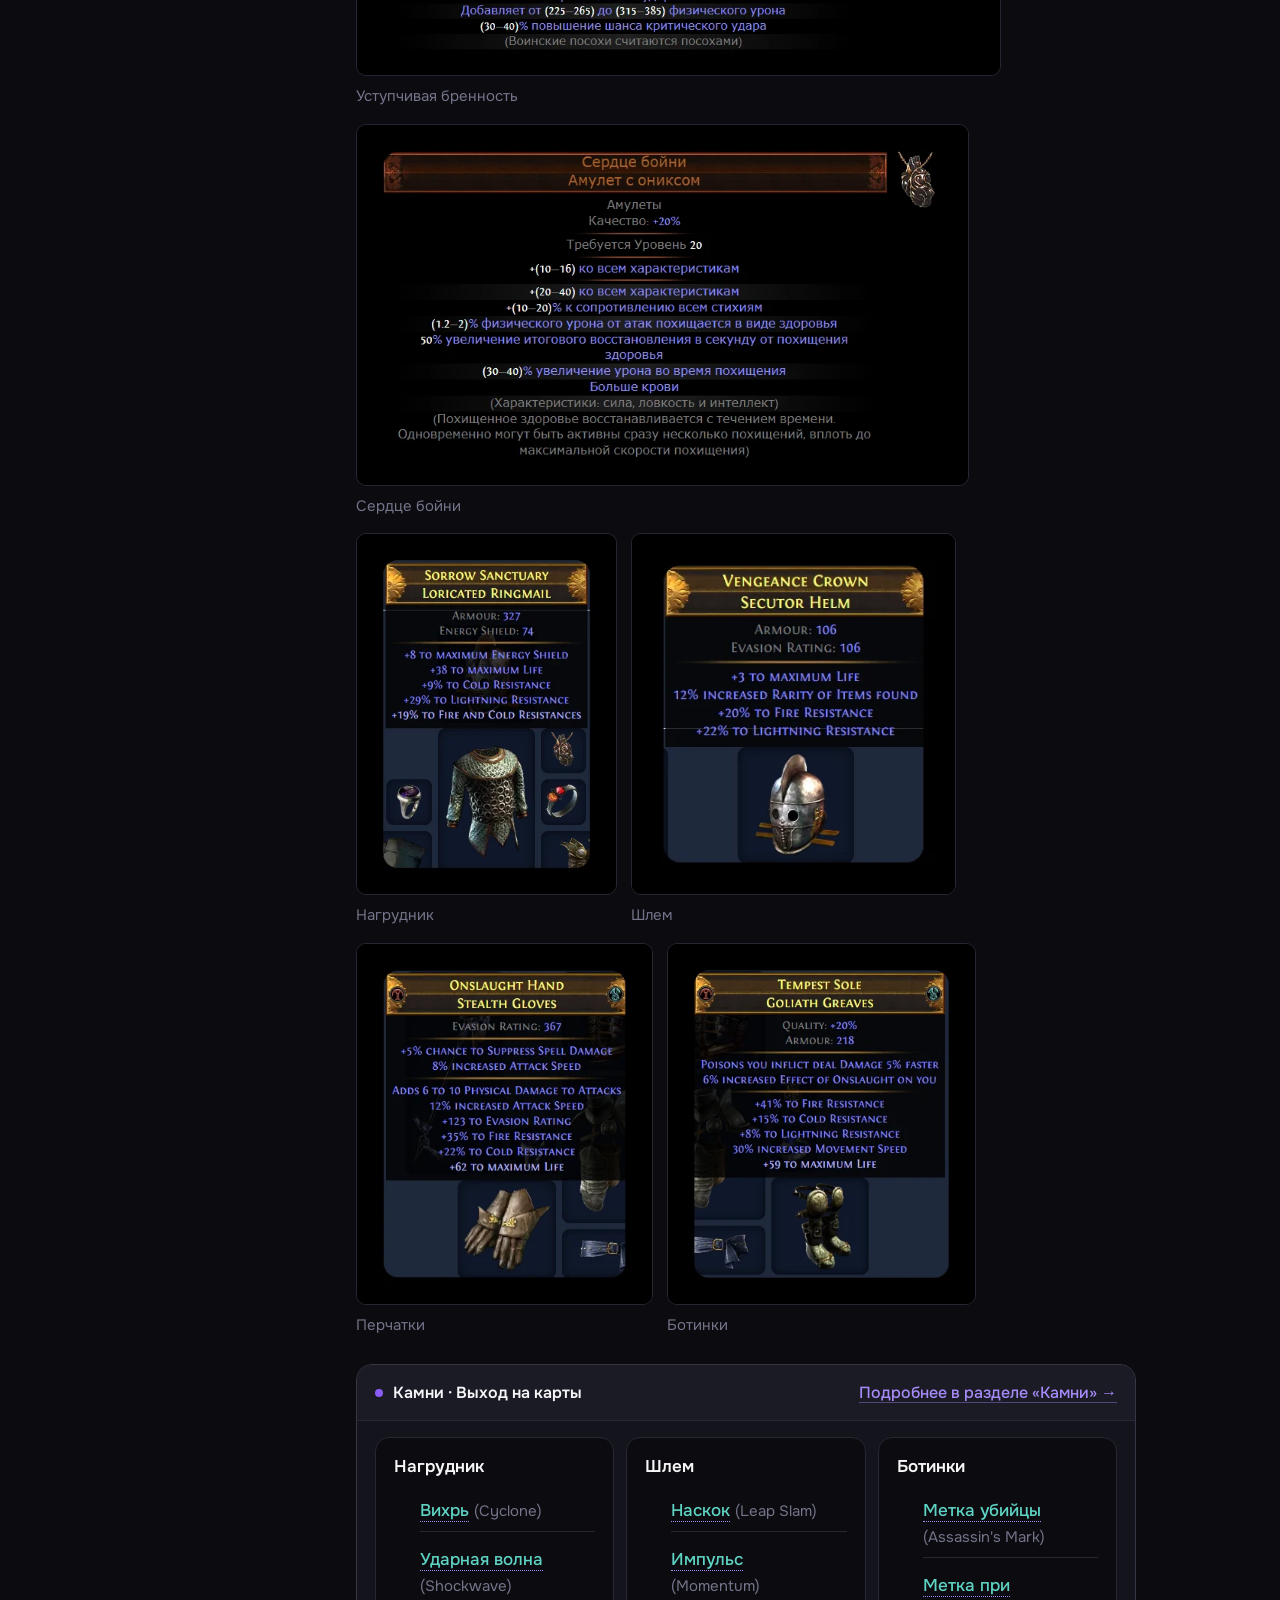
<file: cyclone/index.html>
<!doctype html>
<html lang="ru">
<head>
<!-- Google tag (gtag.js) -->
<script async src="https://www.googletagmanager.com/gtag/js?id=G-XQY86457FN"></script>
<script>
  window.dataLayer = window.dataLayer || [];
  function gtag(){dataLayer.push(arguments);}
  gtag('js', new Date());
  gtag('config', 'G-XQY86457FN');
</script>
<meta charset="utf-8">
<meta name="viewport" content="width=device-width,initial-scale=1,viewport-fit=cover">
<title>Шоквейв циклон на Слеере (Shockwave Cyclone Slayer): гайд | Nextezy</title>
<meta name="description" content="Текстовый гайд Nextezy по циклону (Вихрь с Ударной волной, Shockwave Cyclone) на Рубаке (Slayer) в Path of Exile: стартер для новичков, лвлинг, лабы, камни, вещи, флаконы и крафт посоха.">
<meta property="og:title" content="Вихрь с Ударной волной на Рубаке: стартер для новичков">
<meta property="og:description" content="Шоквейв циклон: уник за 1 хаос, Мейвен и весь пинакл контент. Камни, вещи, флаконы и крафт на каждый этап.">
<meta property="og:type" content="article">
<meta property="og:url" content="https://nextezy.com/cyclone/">
<meta property="og:site_name" content="Nextezy">
<meta property="og:locale" content="ru_RU">
<meta property="og:image" content="https://nextezy.com/cyclone/img/og.jpg?v=2">
<meta property="og:image:width" content="1280">
<meta property="og:image:height" content="720">
<meta name="twitter:card" content="summary_large_image">
<link rel="canonical" href="https://nextezy.com/cyclone/">
<meta name="theme-color" content="#0b0b10">
<link rel="icon" href="/favicon.ico" sizes="48x48">
<link rel="icon" href="/assets/favicon-32.png" type="image/png" sizes="32x32">
<link rel="icon" href="/assets/icon-192.png" type="image/png" sizes="192x192">
<link rel="apple-touch-icon" href="/apple-touch-icon.png">
<link rel="manifest" href="/site.webmanifest">
<link rel="preload" href="../assets/fonts/onest-cyrillic-400-normal.woff2" as="font" type="font/woff2" crossorigin>
<link rel="stylesheet" href="../assets/style.css?v=20261117-1">
</head>
<body>
<header class="top"><div class="wrap">
  <a class="brand" aria-label="Nextezy, на главную" href="../"><img class="brand-pic" src="/assets/sextezy-point.webp?v=2" alt="" width="365" height="200"><span class="logo">Nextezy</span></a>
  <nav class="soc" aria-label="Nextezy в соцсетях">
    <a href="https://www.youtube.com/@Nextezy/videos" target="_blank" rel="noopener" title="YouTube" aria-label="YouTube"><img src="../assets/icon-youtube.png" alt="" width="30" height="21"></a>
    <a href="https://t.me/nextezy1" target="_blank" rel="noopener" title="Telegram" aria-label="Telegram"><img src="../assets/icon-telegram.png" alt="" width="28" height="28"></a>
    <a href="https://www.twitch.tv/nextezy1" target="_blank" rel="noopener" title="Twitch" aria-label="Twitch"><img src="../assets/icon-twitch.png" alt="" width="28" height="28"></a>
    <a href="https://discord.gg/pRnzf7ZGDk" target="_blank" rel="noopener" title="Discord" aria-label="Discord"><img src="../assets/icon-discord.png" alt="" width="28" height="28"></a>
  </nav></div></header>

<section class="hero"><div class="hero-bg" data-video="../assets/hero.mp4?v=2" aria-hidden="true"></div><div class="wrap has-thumb">
  <div class="crumbs"><span class="chip">PoE 1 · 3.30</span><span class="chip">Рубака</span><span class="chip">Физический урон</span><span class="chip">Стартер</span></div>
  <h1><em>Вихрь</em> с Ударной волной на Рубаке</h1>
  <p class="lead">Один из лучших стартеров для новичков.</p>
  <div class="vid"><a class="thumb" href="https://www.youtube.com/watch?v=YrNnq5ESZ4Y" target="_blank" rel="noopener" aria-label="Смотреть видео на YouTube"><img src="img/preview.webp?v=2" alt="Превью видео" width="1280" height="720"><span class="play" aria-hidden="true"></span></a><a class="vcap" href="https://www.youtube.com/watch?v=YrNnq5ESZ4Y" target="_blank" rel="noopener">Видеогайд</a></div>
  <div class="facts">
    <div class="fact"><small>Класс</small><b>Дуэлянт → Рубака</b></div>
    <div class="fact"><small>Стартер</small><b>Да</b></div>
    <div class="fact"><small>Для новичков</small><b>Да</b></div>
    <div class="fact"><small>Обновлено</small><b>Лига 3.30</b></div>
  </div>
</div></section>

<div class="tabsbar"><div class="wrap">
  <div class="tabs" role="tablist" aria-label="Части гайда">
    <button class="tab" role="tab" id="t-guide" data-tab="guide" aria-selected="true"><span class="tab-long">Основы билда</span><span class="tab-short">Основы</span></button>
    <button class="tab" role="tab" id="t-gems" data-tab="gems" aria-selected="false">Камни</button>
    <button class="tab" role="tab" id="t-items" data-tab="items" aria-selected="false">Вещи</button>
    <button class="tab" role="tab" id="t-flasks" data-tab="flasks" aria-selected="false">Флаконы</button>
    <button class="tab" role="tab" id="t-pob" data-tab="pob" aria-selected="false">PoB</button>
  </div>
  <div class="stages" id="stages" hidden aria-label="Этап">
    <button class="stage" data-stage="lvl">Лвлинг</button>
    <button class="stage" data-stage="maps">Выход на карты</button>
    <button class="stage" data-stage="pin">Пинакл</button>
    <button class="stage" data-stage="end">Эндгейм</button>
  </div>
</div></div>

<main>
<section class="wrap" id="p-guide" role="tabpanel" aria-labelledby="t-guide">
  <div class="guide">
    <aside class="rail"><h4>Разделы</h4><ol id="toc"></ol></aside>
    <article class="prose" id="guidetext">

<h2 id="about">О билде</h2>
<p>Вихрь (Cyclone) с поддержкой Ударная волна (Shockwave) на Рубаке (Slayer), в народе шоквейв циклон. Один из лучших стартеров для новичков. У циклона на актах очень много урона, за счёт чего акты проходятся очень быстро, а бюджетный сетап примерно за 30 хаосов уже закрывает Пожирателя миров и Пламенного экзарха. Дальше билд спокойно доезжает до Мейвен и всех пинакл боссов.</p>
<p>Стартовая версия билда работает за счёт уникального посоха Уступчивая бренность (The Yielding Mortality): на старте лиги он стоит около 1 хаоса, а даёт около 600 физического дпс. Дешевле аналога для старта не найти.</p>
<div class="shots"><figure class="shot"><button type="button" aria-label="Открыть: Уступчивая бренность"><img src="img/yielding.webp" alt="Уступчивая бренность" loading="lazy"></button><figcaption>Уступчивая бренность</figcaption></figure></div>

<h2 id="proscons">Плюсы и минусы</h2>
<div class="tbl"><table class="pm">
<tr><th>Плюсы</th><th>Минусы</th></tr>
<tr><td>Очень простой, подходит новичкам</td><td>Высокий манакост: на первых порах билд зависит от похищения маны, и долго крутиться без мобов нельзя, пока не взяли снижение стоимости</td></tr>
<tr><td>Быстрые акты</td><td>Во время Вихря сильно падает скорость бега, пока нет уникальных ботинок Бегство (The Stampede)</td></tr>
<tr><td>Стартовый сетап около 30 хаосов закрывает Пожирателя миров и Пламенного экзарха</td><td>С Бегством не работают флаконы и вещи на скорость бега</td></tr>
<tr><td>Закрывает Мейвен и пинакл боссов с 1-2 порталов</td><td>Чем дальше, тем дороже каждый следующий прирост урона</td></tr>
<tr><td>Ударная волна зачищает экран одним ударом</td><td>Уберы только с очень большими вложениями или хорошими руками</td></tr>
<tr><td>Посох можно крафтить самому и продавать лишние</td><td></td></tr>
</table></div>
<p>Связки камней, вещи и флаконы на каждый этап лежат на вкладках <button class="go" data-go="gems:lvl">Камни</button>, <button class="go" data-go="items:maps">Вещи</button> и <button class="go" data-go="flasks:maps">Флаконы</button>. Этап переключается кнопками сверху: Лвлинг, Выход на карты, Пинакл, Эндгейм.</p>

<h2 id="mechanics">Как работает билд</h2>
<p>Вихрь (Cyclone) это поддерживаемое умение: персонаж крутится и наносит удары вокруг себя. Ударная волна (Shockwave) добавляет взрыв вокруг цели при ударе, именно он чистит всю пачку. Распыление (Pulverise) увеличивает область.</p>
<p>Клич полководца (General's Cry) призывает воинов, которые повторяют удар связанным с ним умением. Это немного урона и очень много зачистки.</p>
<p>Урон от амулета Сердце бойни (Carnage Heart) работает, пока идёт похищение жизни. После 4 лабы Жестокое рвение (Brutal Fervour) не убирает похищение, когда хп полное, поэтому бонус работает всегда.</p>
<p>В эндгейм версии урон растёт за счёт тройного урона: пояс Великан (The Magnate) при 400 силы и мастерство в дереве, плюс самоцвет на двойной урон. Ещё добираем около 100% увеличения урона в ветке огня: для этого нужен плоский урон от огня к атакам (например, докрафт на кольце), и в связке Вихря не должно быть Жестокости (Brutality), потому что она запрещает стихийный урон.</p>

<h2 id="rules">Защитные механики</h2>
<ul><li>Похищение жизни. Главная защита билда: огромное похищение, и пока вы атакуете, умереть очень сложно. Если удар не ваншотит, здоровье тут же восстанавливается. Похищение дают амулет Сердце бойни (Carnage Heart) и ноды в дереве, скорость восстановления ускоряют Жестокое рвение (Brutal Fervour) и мастерство в дереве, которое делает часть похищения мгновенной.</li></ul>
<div class="shots"><figure class="shot"><button type="button" aria-label="Открыть: Мастерство похищения"><img src="img/leechmastery.webp" alt="Мастерство похищения" loading="lazy"></button><figcaption>Мастерство похищения</figcaption></figure></div>
<ul><li>Манакост. На первых порах билд зависит от похищения маны: мана восполняется только от ударов через ноду Дух войны (Spirit of War), поэтому долго крутиться без мобов нельзя. Если повезёт найти кольцо на снижение стоимости маны поддерживаемых умений (Channelling Skills have -4 to Total Mana Cost), играть становится сильно приятнее. В эндгейме манакост решает нагрудник со снижением стоимости атак в гнёздах.</li></ul>
<div class="shots"><figure class="shot"><button type="button" aria-label="Открыть: Дух войны"><img src="img/spiritwar.webp" alt="Дух войны" loading="lazy"></button><figcaption>Дух войны</figcaption></figure><figure class="shot"><button type="button" aria-label="Открыть: Кольцо на снижение стоимости"><img src="img/manaring.webp" alt="Кольцо на снижение стоимости" loading="lazy"></button><figcaption>Кольцо на снижение стоимости</figcaption></figure></div>
<ul><li>Скорость бега. Пока нет Бегства, ботинки на 30% скорости бега и ртутный флакон.</li>
<li>Броня и блок. Вторая часть защиты: броня, блок атак и блок чар. С рарным посохом можно выйти примерно в 65% блока атак и 47% блока чар, а намазка Загадочная защита (Enigmatic Defence) на амулете добавляет блок обоих видов. Блок даёт очень много выживаемости.</li></ul>
<div class="shots"><figure class="shot"><button type="button" aria-label="Открыть: Загадочная защита"><img src="img/enigmatic.webp" alt="Загадочная защита" loading="lazy"></button><figcaption>Загадочная защита</figcaption></figure><figure class="shot"><button type="button" aria-label="Открыть: Блок в эндгейм версии"><img src="img/block.webp" alt="Блок в эндгейм версии" loading="lazy"></button><figcaption>Блок в эндгейм версии</figcaption></figure></div>
<ul><li>Несокрушимость (Unwavering Stance): вас невозможно оглушить.</li>
<li>Пантеон: иммунитет к заморозке и к горящей земле.</li></ul>

<h2 id="leveling">Лвлинг</h2>
<div class="pob" data-pob="lvl"></div>
<p>Связки камней на каждый момент: <button class="go" data-go="gems:lvl">Камни → Лвлинг</button>.</p>
<h3>Класс</h3>
<p>Сначала создаём Охотницу и берём Импульс (Momentum): он нужен Наскоку (Leap Slam), чтобы быстрее передвигаться по актам. Дальше создаём Дуэлянта, из него потом делается Рубака.</p>
<h3>Акт 1</h3>
<p>Играем на Раскалывающей стали (Splitting Steel) с поддержками Шанс кровотечения (Chance to Bleed) и Увечье (Maim). Для новичка это самый простой старт.</p>
<div class="ins" data-k="gems" data-s="lvl" data-ids="a1-dmg"></div>
<h3>Акт 2: Раскол</h3>
<p>После Мервейл переходим на Раскол (Sunder) с Беспощадностью (Ruthless) и Физическим уроном ближнего боя (Melee Physical Damage). Когда появится 4 гнездо, добавляем Ускорение атак (Faster Attacks). Передвигаемся на Наскоке с Ускорением атак и Импульсом. Ауры: Вестник пепла (Herald of Ash) и Вестник чистоты (Herald of Purity).</p>
<p>Бандиты: помогаем Алире.</p>
<div class="ins" data-k="gems" data-s="lvl" data-ids="a2-dmg,a2-move,a2-aura"></div>
<h3>Акт 3</h3>
<p>Вестника чистоты меняем на Спасение от стихий (Purity of Elements), чтобы закрыть резисты. Если с резистами и так всё хорошо, вместо неё берём Решимость (Determination). Вестник пепла оставляем.</p>
<div class="ins" data-k="gems" data-s="lvl" data-ids="a3-dmg,a3-move,a3-aura"></div>
<h3>Акт 6: переход на Вихрь</h3>
<p>После квеста Лилли Рот открывается камень Распыление (Pulverise), и переходим на Вихрь. Для перехода нужен хороший посох: можно нагемблить у торговца. Урон после перехода почти не проседает.</p>
<p>В 4 линке Вихрь, Физический урон ближнего боя, Распыление и Ударная волна. С 5 линком добавляем Усиленное поддержание (Infused Channelling). Если у вас не посох, а другое двуручное оружие (топор, меч), вместо Ударной волны ставим Жестокость (Brutality).</p>
<p>Передвижение то же. Ауры: Гордость (Pride), Камень и плоть (Flesh and Stone), Кровь и песок (Blood and Sand). Вестник пепла выкидываем, он больше не нужен.</p>
<div class="ins" data-k="gems" data-s="lvl" data-ids="a6-staff,a6-2h,a6-aura"></div>
<div class="shots"><figure class="shot"><button type="button" aria-label="Открыть: Посох для перехода на Вихрь"><img src="img/lvlstaff.webp" alt="Посох для перехода на Вихрь" loading="lazy"></button><figcaption>Посох для перехода на Вихрь</figcaption></figure></div>
<h3>Как играть на Вихре</h3>
<p>Главное правило на актах и в начале карт: не зажимать Вихрь, а влетать в пачку и делать один удар. Ударная волна чистит экран, а зажатый Вихрь сильно замедляет персонажа. Это нужно только до покупки ботинок Копия Бегства (Replica Stampede) или Бегство (The Stampede): они фиксируют скорость бега, и дальше можно просто крутиться.</p>
<p>Боссы актов после перехода складываются один за другим.</p>

<h2 id="bandits">Бандиты</h2>
<p>Помогаем Алире: она даёт +15% ко всем сопротивлениям стихиям, а резисты в билде закрывать непросто.</p>

<h2 id="pantheon">Пантеон</h2>
<ul>
<li>Душа Морского царя (Soul of the Brine King): улучшаем до иммунитета к заморозке.</li>
<li>Душа Абберата (Soul of Abberath): улучшаем до иммунитета к горящей земле.</li>
</ul>
<div class="shots"><figure class="shot"><button type="button" aria-label="Открыть: Пантеон"><img src="img/pantheon.webp" alt="Пантеон" loading="lazy"></button><figcaption>Пантеон</figcaption></figure></div>

<h2 id="labs">Лабиринты</h2>
<div class="shots"><figure class="hsfig" data-hs="ascend"><div class="hsbox"><img src="img/ascend.webp" alt="Восхождения Рубаки" width="818" height="773" loading="lazy"></div><figcaption>Наведите или нажмите на поинт, чтобы увидеть, что он даёт. Цифры: в какой лабе его берём.</figcaption></figure></div>
<div class="tbl"><table>
<tr><th>Лаба</th><th>Восхождение</th><th>Что даёт</th></tr>
<tr><td class="num">1</td><td>Гроза легенд <span class="en">(Bane of Legends)</span></td><td>Больше урона, если недавно убивали, и больше урона по уникальным врагам</td></tr>
<tr><td class="num">2</td><td>Воздействие <span class="en">(Impact)</span></td><td>Область действия, дальность удара и меткость</td></tr>
<tr><td class="num">3</td><td>Палач <span class="en">(Headsman)</span></td><td>Добивание врагов с 20% хп и меньше</td></tr>
<tr><td class="num">4</td><td>Жестокое рвение <span class="en">(Brutal Fervour)</span></td><td>Похищение жизни не снимается на полном хп</td></tr>
</table></div>
<div class="shots"><figure class="shot"><button type="button" aria-label="Открыть: Гроза легенд"><img src="img/asc1.webp" alt="Гроза легенд" loading="lazy"></button><figcaption>Гроза легенд</figcaption></figure><figure class="shot"><button type="button" aria-label="Открыть: Воздействие"><img src="img/asc2.webp" alt="Воздействие" loading="lazy"></button><figcaption>Воздействие</figcaption></figure><figure class="shot"><button type="button" aria-label="Открыть: Палач"><img src="img/asc3.webp" alt="Палач" loading="lazy"></button><figcaption>Палач</figcaption></figure><figure class="shot"><button type="button" aria-label="Открыть: Жестокое рвение"><img src="img/asc4.webp" alt="Жестокое рвение" loading="lazy"></button><figcaption>Жестокое рвение</figcaption></figure></div>

<h2 id="maps">Выход на карты</h2>
<div class="pob" data-pob="maps"></div>
<p>Сетап примерно за 30 хаосов: посох Уступчивая бренность, Сердце бойни (Carnage Heart), 5-6 линк в нагруднике, шлем на броню, ботинки на 30% скорости бега и перчатки на физический урон, скорость атаки и резисты.</p>
<p>Самое главное, что стоит купить, это посох и 5 линк. Остальные вещи могут быть любыми рарками, которые закрывают резисты. Этого уже достаточно, чтобы спокойно выходить на карты и фармить белые, жёлтые и даже лоутирные красные карты, где потихоньку выфармливаются все остальные вещи.</p>
<p>Посох на 600 физического дпс на старте это огромный буст урона, его хватает с головой. Поэтому остальными вещами в первую очередь вкладываемся в выживаемость.</p>
<div class="ins" data-k="items" data-s="maps"></div>
<div class="shots"><figure class="shot"><button type="button" aria-label="Открыть: Уступчивая бренность"><img src="img/yielding.webp" alt="Уступчивая бренность" loading="lazy"></button><figcaption>Уступчивая бренность</figcaption></figure><figure class="shot"><button type="button" aria-label="Открыть: Сердце бойни"><img src="img/carnage.webp" alt="Сердце бойни" loading="lazy"></button><figcaption>Сердце бойни</figcaption></figure><figure class="shot"><button type="button" aria-label="Открыть: Нагрудник"><img src="img/mbody.webp" alt="Нагрудник" loading="lazy"></button><figcaption>Нагрудник</figcaption></figure><figure class="shot"><button type="button" aria-label="Открыть: Шлем"><img src="img/mhelm.webp" alt="Шлем" loading="lazy"></button><figcaption>Шлем</figcaption></figure><figure class="shot"><button type="button" aria-label="Открыть: Перчатки"><img src="img/mgloves.webp" alt="Перчатки" loading="lazy"></button><figcaption>Перчатки</figcaption></figure><figure class="shot"><button type="button" aria-label="Открыть: Ботинки"><img src="img/mboots.webp" alt="Ботинки" loading="lazy"></button><figcaption>Ботинки</figcaption></figure></div>
<div class="ins" data-k="gems" data-s="maps"></div>

<h2 id="midgame">Мидгейм версия</h2>
<div class="pob" data-pob="pin"></div>
<p>Это уже крепкая версия билда: она с лёгкостью проходит любые т16 карты, спокойно фармит валюту и сама себя обеспечивает. Играется при этом очень чилово и расслабленно. На этом сетапе закрываются Мейвен, Элдер, Шейпер и Убер Элдер.</p>
<ul><li>Добавляем Клич полководца (General's Cry) с Расколом и Автоусилением (Autoexertion): воины повторяют Раскол, это много зачистки. В связку Вихря Жестокость (Brutality).</li></ul>
<div class="ins" data-k="gems" data-s="pin" data-ids="pn-body,pn-cry"></div>
<ul><li>Ботинки Копия Бегства (Replica Stampede): фиксируют скорость бега на 150% от базовой, и Вихрь её больше не замедляет. Дальше можно просто зажимать Вихрь и крутиться. Берём именно копию, потому что она стоит в десятки раз дешевле обычного Бегства, а скорость бега даёт такую же.</li></ul>
<div class="shots"><figure class="shot"><button type="button" aria-label="Открыть: Копия Бегства"><img src="img/repstampede.webp" alt="Копия Бегства" loading="lazy"></button><figcaption>Копия Бегства</figcaption></figure></div>
<ul><li>Нагрудник на базе брони, с бронёй и хп. Перераспределяем поинты под блок.</li></ul>
<div class="shots"><figure class="shot"><button type="button" aria-label="Открыть: Нагрудник"><img src="img/gladiator.webp" alt="Нагрудник" loading="lazy"></button><figcaption>Нагрудник</figcaption></figure></div>
<ul><li>Амулет Сердце бойни получше, с катализаторами и намазкой на блок.</li></ul>
<div class="shots"><figure class="shot"><button type="button" aria-label="Открыть: Сердце бойни с намазкой"><img src="img/carnage2.webp" alt="Сердце бойни с намазкой" loading="lazy"></button><figcaption>Сердце бойни с намазкой</figcaption></figure></div>
<ul><li>Кольцо на снижение стоимости поддерживаемых умений.</li></ul>
<div class="shots"><figure class="shot"><button type="button" aria-label="Открыть: Кольцо на снижение стоимости"><img src="img/manaring2.webp" alt="Кольцо на снижение стоимости" loading="lazy"></button><figcaption>Кольцо на снижение стоимости</figcaption></figure></div>
<ul><li>Флаконы на автомате: алмазный, гранитный, серебряный.</li></ul>
<div class="shots"><figure class="shot"><button type="button" aria-label="Открыть: Флаконы"><img src="img/pinflasks.webp" alt="Флаконы" loading="lazy"></button><figcaption>Флаконы</figcaption></figure></div>
<p>Совет по Мейвен: в стадии с мозгом лучше крутиться в уголке, а не стакать лужи в центре.</p>
<h2 id="endgame">Эндгейм версия</h2>
<div class="pob" data-pob="end"></div>
<p>Эта версия обойдётся примерно в 100 диванов, и это будут ощутимые вложения в билд. Он становится в разы сильнее: может закрывать Симулякры, Внушающих страх (The Feared), фармить довольно сложные карты.</p>
<ul><li>Крафтовый посох на 950+ физического дпс (раздел «Крафт вещей»).</li></ul>
<div class="shots"><figure class="shot"><button type="button" aria-label="Открыть: Эндгейм посох"><img src="img/staff.webp" alt="Эндгейм посох" loading="lazy"></button><figcaption>Эндгейм посох</figcaption></figure></div>
<ul><li>Вихрь буйства (Cyclone of Tumult).</li></ul>
<div class="shots"><figure class="shot"><button type="button" aria-label="Открыть: Вихрь буйства"><img src="img/tumult.webp" alt="Вихрь буйства" loading="lazy"></button><figcaption>Вихрь буйства</figcaption></figure></div>
<ul><li>7 линк: Свирепость (Rage). Добавляется в камень Вихря ядром души, а ядра падают только с Атзири в храме Альвы, поэтому это дорогой грейд. Свирепость на любом уровне даёт 3 свирепости за удар, а при скорости атаки Вихря свирепость почти всегда полная.</li></ul>
<div class="shots"><figure class="shot"><button type="button" aria-label="Открыть: Свирепость 7 линком"><img src="img/rage.webp" alt="Свирепость 7 линком" loading="lazy"></button><figcaption>Свирепость 7 линком</figcaption></figure></div>
<ul><li>Волна пустоты (Void Shockwave) вместо обычной Ударной волны: прямая прибавка урона по боссам, но зачистка становится хуже. Если не лень, свапаем камни (на карты обычная Ударная волна, на боссов Волна пустоты), если лень, просто оставляем Волну пустоты.</li></ul>
<div class="shots"><figure class="shot"><button type="button" aria-label="Открыть: Волна пустоты"><img src="img/voidsw.webp" alt="Волна пустоты" loading="lazy"></button><figcaption>Волна пустоты</figcaption></figure></div>
<div class="ins" data-k="gems" data-s="end" data-ids="en-body,en-staff"></div>
<ul><li>Великан (The Magnate) и 400 силы для тройного урона. Если пояс дешёвый, его можно взять и раньше: при большой скорости атаки тройной урон срабатывает очень часто.</li></ul>
<div class="shots"><figure class="shot"><button type="button" aria-label="Открыть: Великан"><img src="img/magnate.webp" alt="Великан" loading="lazy"></button><figcaption>Великан</figcaption></figure></div>
<ul><li>Бегство (The Stampede).</li></ul>
<div class="shots"><figure class="shot"><button type="button" aria-label="Открыть: Бегство"><img src="img/stampede.webp" alt="Бегство" loading="lazy"></button><figcaption>Бегство</figcaption></figure></div>
<ul><li>Смертельная гордость (Lethal Pride): самоцвет на двойной урон.</li></ul>
<div class="shots"><figure class="shot"><button type="button" aria-label="Открыть: Смертельная гордость"><img src="img/lethal.webp" alt="Смертельная гордость" loading="lazy"></button><figcaption>Смертельная гордость</figcaption></figure></div>
<ul><li>Около 100% увеличения урона в ветке огня (нужен плоский урон от огня к атакам, без Жестокости в связке Вихря).</li></ul>
<div class="shots"><figure class="shot"><button type="button" aria-label="Открыть: Мастерство огня"><img src="img/firemastery.webp" alt="Мастерство огня" loading="lazy"></button><figcaption>Мастерство огня</figcaption></figure></div>
<ul><li>Флаконы до 100% шанса крита. <button class="go" data-go="flasks:end">Подробнее во флаконах</button></li></ul>
<div class="shots"><figure class="shot"><button type="button" aria-label="Открыть: Флаконы"><img src="img/endflasks.webp" alt="Флаконы" loading="lazy"></button><figcaption>Флаконы</figcaption></figure></div>
<ul><li>Кап блока атак и чар, много брони.</li></ul>
<div class="shots"><figure class="shot"><button type="button" aria-label="Открыть: Ноды на блок в дереве"><img src="img/firetree.webp" alt="Ноды на блок в дереве" loading="lazy"></button><figcaption>Ноды на блок в дереве</figcaption></figure></div>
<ul><li>Шлем на резист хаоса и броню.</li></ul>
<div class="shots"><figure class="shot"><button type="button" aria-label="Открыть: Шлем"><img src="img/ehelm.webp" alt="Шлем" loading="lazy"></button><figcaption>Шлем</figcaption></figure></div>
<p>Все вещи эндгейм версии по слотам: <button class="go" data-go="items:end">Вещи → Эндгейм</button>, флаконы: <button class="go" data-go="flasks:end">Флаконы → Эндгейм</button>.</p>

<h2 id="mapmods">Моды карт</h2>
<p>Какие моды на картах билду мешают. Тексты модов такие же, как в игре: по ним удобно искать на карте или в регексе.</p>
<div class="mapmods">
<div class="mm no"><h4>Неиграбельно</h4><ul>
<li><span class="mt">«У монстров нельзя похищать ресурсы»</span><span class="mw">Билд живёт на похищении здоровья.</span></li>
<li><span class="mt">«Скорость восстановления здоровья и энергетического щита игроков на #% меньше»</span><span class="mw">Режет и восстановление от похищения. Иногда можно: если карта совсем слабая или билд уже очень сильный.</span></li>
</ul></div>
<div class="mm meh"><h4>Неприятно, но проходимо</h4><ul>
<li><span class="mt">«Монстры получают #% уменьшение дополнительного урона от критических ударов»</span><span class="mw">Билд через крит, поэтому теряется очень много урона.</span></li>
<li><span class="mt">«Монстры имеют +#% к шансу блокировать урон от атак»</span><span class="mw">На Т16 обычно незаметно, но на Т16.5 и картах кошмара у монстров очень много блока. Лечится мастерством атак «Монстры не могут блокировать ваши атаки».</span></li>
<li><span class="mt">«У игроков на #% меньше брони<br>У игроков шанс блока снижен на #%»</span></li>
</ul></div>
</div>

<h2 id="craft">Крафт вещей</h2>
<p>Почти всё эндгейм снаряжение выгоднее крафтить самому: готовые вещи на трейде стоят в разы дороже себестоимости крафта, а лишние скрафченные вещи хорошо продаются.</p>
<p>Почти все эти крафты показаны в видео: <a href="https://www.youtube.com/watch?v=OQRzgCrfEzE" target="_blank" rel="noopener">Лучшая бюджетная стратегия фарма | Крафт вещей на Вихрь (cyclone / циклон 3.28 mirage)</a>.</p>
<h3>Посох</h3>
<p>Посох это главный источник урона: разница между посохом на 600 и на 800 физического дпс почти в 2 раза. На крафте посохов ещё и можно хорошо заработать, лишние продаются.</p>
<ol><li>База. Очень важна, смотрим именно на название базы. Подходят три: Посох эзомита (Ezomyte Staff), Посох вихрей (Maelström Staff), Посох судьи (Judgement Staff). Берём базу с фракчуред (закреплённым) свойством: скорость атаки или процент физического урона.</li></ol>
<div class="shots"><figure class="shot wide"><button type="button" aria-label="Открыть: Базы посохов"><img src="img/bases.webp" alt="Базы посохов" loading="lazy"></button><figcaption>Базы посохов</figcaption></figure></div>
<ol start="2"><li>Сущности. Кидаем Оглушающую сущность презрения (Deafening Essence of Contempt): она всегда даёт плоский физический урон, а мы ловим рядом гибридную физу (процент физического урона и меткость), хотя бы т5. Если префиксы засорились, снимаем лишнее Сферой отмены (Orb of Annulment).</li></ol>
<div class="shots"><figure class="shot"><button type="button" aria-label="Открыть: Оглушающая сущность презрения"><img src="img/contempt.webp" alt="Оглушающая сущность презрения" loading="lazy"></button><figcaption>Оглушающая сущность презрения</figcaption></figure><figure class="shot"><button type="button" aria-label="Открыть: Посох с гибридной физой"><img src="img/hybrid.webp" alt="Посох с гибридной физой" loading="lazy"></button><figcaption>Посох с гибридной физой</figcaption></figure></div>
<ol start="3"><li>Процент физы докидываем на станке, если остался свободный префикс.</li>
<li>Божественной сферой (Divine Orb) подгоняем цифры.</li>
<li>Линкуем.</li></ol>
<p>Свою базу с фракчуред процентом физы можно сделать Раскалывающей сферой (Fracturing Orb): в среднем удача примерно на 4 попытку.</p>
<div class="shots"><figure class="shot"><button type="button" aria-label="Открыть: Раскалывающая сфера"><img src="img/fracture.webp" alt="Раскалывающая сфера" loading="lazy"></button><figcaption>Раскалывающая сфера</figcaption></figure></div>
<p>Ориентиры по цифрам: даже первый простой крафт примерно за 2 дивана даёт посох на 800 физического дпс. А хороший ориентир для эндгейма, на который стоит смотреть, это посох на 950+ физического дпс.</p>
<h3>Перчатки</h3>
<ol><li>Покупаем базу с фракчуред резистом, которого вам не хватает. Это обязательно.</li>
<li>Кидаем Оглушающую сущность усердия (Deafening Essence of Zeal): на перчатках она всегда даёт 17-18% скорости атаки. Крутим, пока рядом не поймаем второй резист или хаос резист.</li></ol>
<div class="shots"><figure class="shot"><button type="button" aria-label="Открыть: Оглушающая сущность усердия"><img src="img/zeal.webp" alt="Оглушающая сущность усердия" loading="lazy"></button><figcaption>Оглушающая сущность усердия</figcaption></figure></div>
<ol start="3"><li>Префиксы доделываем Мистической сферой хаоса (Eldritch Chaos Orb). В префиксах ловим либо как можно больше брони, либо хп плюс броню.</li></ol>
<div class="shots"><figure class="shot"><button type="button" aria-label="Открыть: Мистическая сфера хаоса"><img src="img/eldritch.webp" alt="Мистическая сфера хаоса" loading="lazy"></button><figcaption>Мистическая сфера хаоса</figcaption></figure></div>
<p>Такие перчатки обходятся в копейки, а готовые на трейде стоят от 10 диванов.</p>
<p>Что в них нужно: скорость атаки, броня, хп, резисты, имплиситы Пожирателя миров и Пламенного экзарха (шанс прокола, скорость атаки).</p>
<div class="shots"><figure class="shot"><button type="button" aria-label="Открыть: Перчатки после крафта"><img src="img/cgloves.webp" alt="Перчатки после крафта" loading="lazy"></button><figcaption>Перчатки после крафта</figcaption></figure></div>
<h3>Кольца</h3>
<p>Кольцо на урон: так же, как с перчатками, можно взять базу с фракчуред резистом, если какого-то резиста не хватает. В неё кидаем Оглушающую сущность насмешки (Deafening Essence of Scorn): на кольце она всегда даёт 21-25% к глобальному множителю крита. Рядом ловим статы, ещё один резист или, если повезёт, хп. Если крафт дешёвый, достаточно поймать сущностью хотя бы одно полезное свойство: хп или резист.</p>
<div class="shots"><figure class="shot"><button type="button" aria-label="Открыть: Оглушающая сущность насмешки"><img src="img/scorn.webp" alt="Оглушающая сущность насмешки" loading="lazy"></button><figcaption>Оглушающая сущность насмешки</figcaption></figure><figure class="shot"><button type="button" aria-label="Открыть: Кольцо на урон"><img src="img/ringdmg.webp" alt="Кольцо на урон" loading="lazy"></button><figcaption>Кольцо на урон</figcaption></figure></div>
<p>Кольцо с Беззащитностью: проклятие Беззащитностью (Vulnerability) при попадании, хаос резист и хп. Сначала делаем базу: Раскалывающей сферой закрепляем на кольце свойство с проклятием Беззащитностью. Потом хаос резист проще всего поймать через Плодоремесленную установку.</p>
<div class="shots"><figure class="shot"><button type="button" aria-label="Открыть: Плодоремесленная установка"><img src="img/harvest.webp" alt="Плодоремесленная установка" loading="lazy"></button><figcaption>Плодоремесленная установка</figcaption></figure></div>
<p>Плоский урон от огня к атакам докрафчиваем на станке в одно из колец: он нужен для 100% увеличения урона в ветке огня. На кольце с Беззащитностью это свойство подчёркнуто.</p>
<div class="shots"><figure class="shot"><button type="button" aria-label="Открыть: Кольцо с Беззащитностью"><img src="img/ringvuln.webp" alt="Кольцо с Беззащитностью" loading="lazy"></button><figcaption>Кольцо с Беззащитностью</figcaption></figure></div>

<h2 id="summary">Итог</h2>
<p>Вихрь с Ударной волной на Рубаке это простой и очень сильный стартер, который отлично подходит новичкам. На нём не нужно знать сложных механик: билд держится на одном дешёвом унике, урона на актах и в начале карт с запасом, а похищение жизни прощает многие ошибки.</p>
<p>Что билд показал на практике:</p>
<ul>
<li>Акты проходятся быстро, примерно за 5 часов, боссы актов складываются один за другим.</li>
<li>Сетап примерно за 30 хаосов закрывает Пожирателя миров и Пламенного экзарха.</li>
<li>Грейды до пинакл версии с лёгкостью проходят любые т16 карты, билд сам себя обеспечивает валютой.</li>
<li>Закрыты Мейвен, Элдер, стражи и Шейпер, Убер Элдер, Сирус: все пинакл боссы с 1-2 порталов.</li>
<li>Закрыты Симулякр на 15 волн и т17 карты.</li>
<li>94-96 уровень апаются почти без смертей.</li>
</ul>
<p>Где у билда предел: в уберы он выходит только с очень большими вложениями или хорошими руками. Первые примерно 20 диванов урон растёт кратно после каждого грейда (разница между посохом на 600 и на 800 дпс почти в 2 раза), а дальше каждое удвоение урона стоит очень дорого. Зато почти всё снаряжение можно скрафтить самому, и на крафте ещё и заработать.</p>
<p>Кому подходит: новичкам и тем, кто хочет спокойный, надёжный старт лиги и комфортный фарм обычного эндгейма без лишних вложений.</p>
<div class="tbl"><table>
<tr><th>Этап</th><th>Что делаем</th></tr>
<tr><td>Акты</td><td>Раскалывающая сталь, со 2 акта Раскол, с 6 акта Вихрь</td></tr>
<tr><td>Выход на карты</td><td>Уступчивая бренность, Сердце бойни, 5 линк, остальное на резисты</td></tr>
<tr><td>Пинакл</td><td>Клич полководца, Копия Бегства, броня и блок</td></tr>
<tr><td>Эндгейм</td><td>Крафтовый посох, Вихрь буйства, Великан, Бегство, Смертельная гордость</td></tr>
</table></div>

    </article>
  </div>
</section>
<section class="wrap panel" id="p-gems" role="tabpanel" aria-labelledby="t-gems" hidden></section>
<section class="wrap panel" id="p-items" role="tabpanel" aria-labelledby="t-items" hidden></section>
<section class="wrap panel" id="p-flasks" role="tabpanel" aria-labelledby="t-flasks" hidden></section>
<section class="wrap panel" id="p-pob" role="tabpanel" aria-labelledby="t-pob" hidden></section>
</main>

<footer><div class="wrap foot">
  <div class="foot-top"><span>© Nextezy, 2026</span><a href="../privacy/">Политика конфиденциальности</a><span class="foot-dim">Описания в мини-вики сверены с poedb.tw</span></div>
  <p class="foot-note">Сайт не связан с Grinding Gear Games. Path of Exile является товарным знаком Grinding Gear Games. Скриншоты из игры используются в информационных целях.</p>
</div></footer>

<div class="pop" id="pop" hidden role="tooltip"></div>
<div class="lb" id="lb" hidden><img id="lbimg" alt=""><p id="lbcap"></p></div>
<script src="data.js?v=20261111-2"></script>
<script src="../assets/wiki.js?v=20261110-1"></script>
<script src="../assets/app.js?v=20261111-4"></script>
<script src="../assets/hero.js?v=20261103-1"></script>
<script src="../assets/egg.js?v=20261103-1"></script>
</body>
</html>
</file>
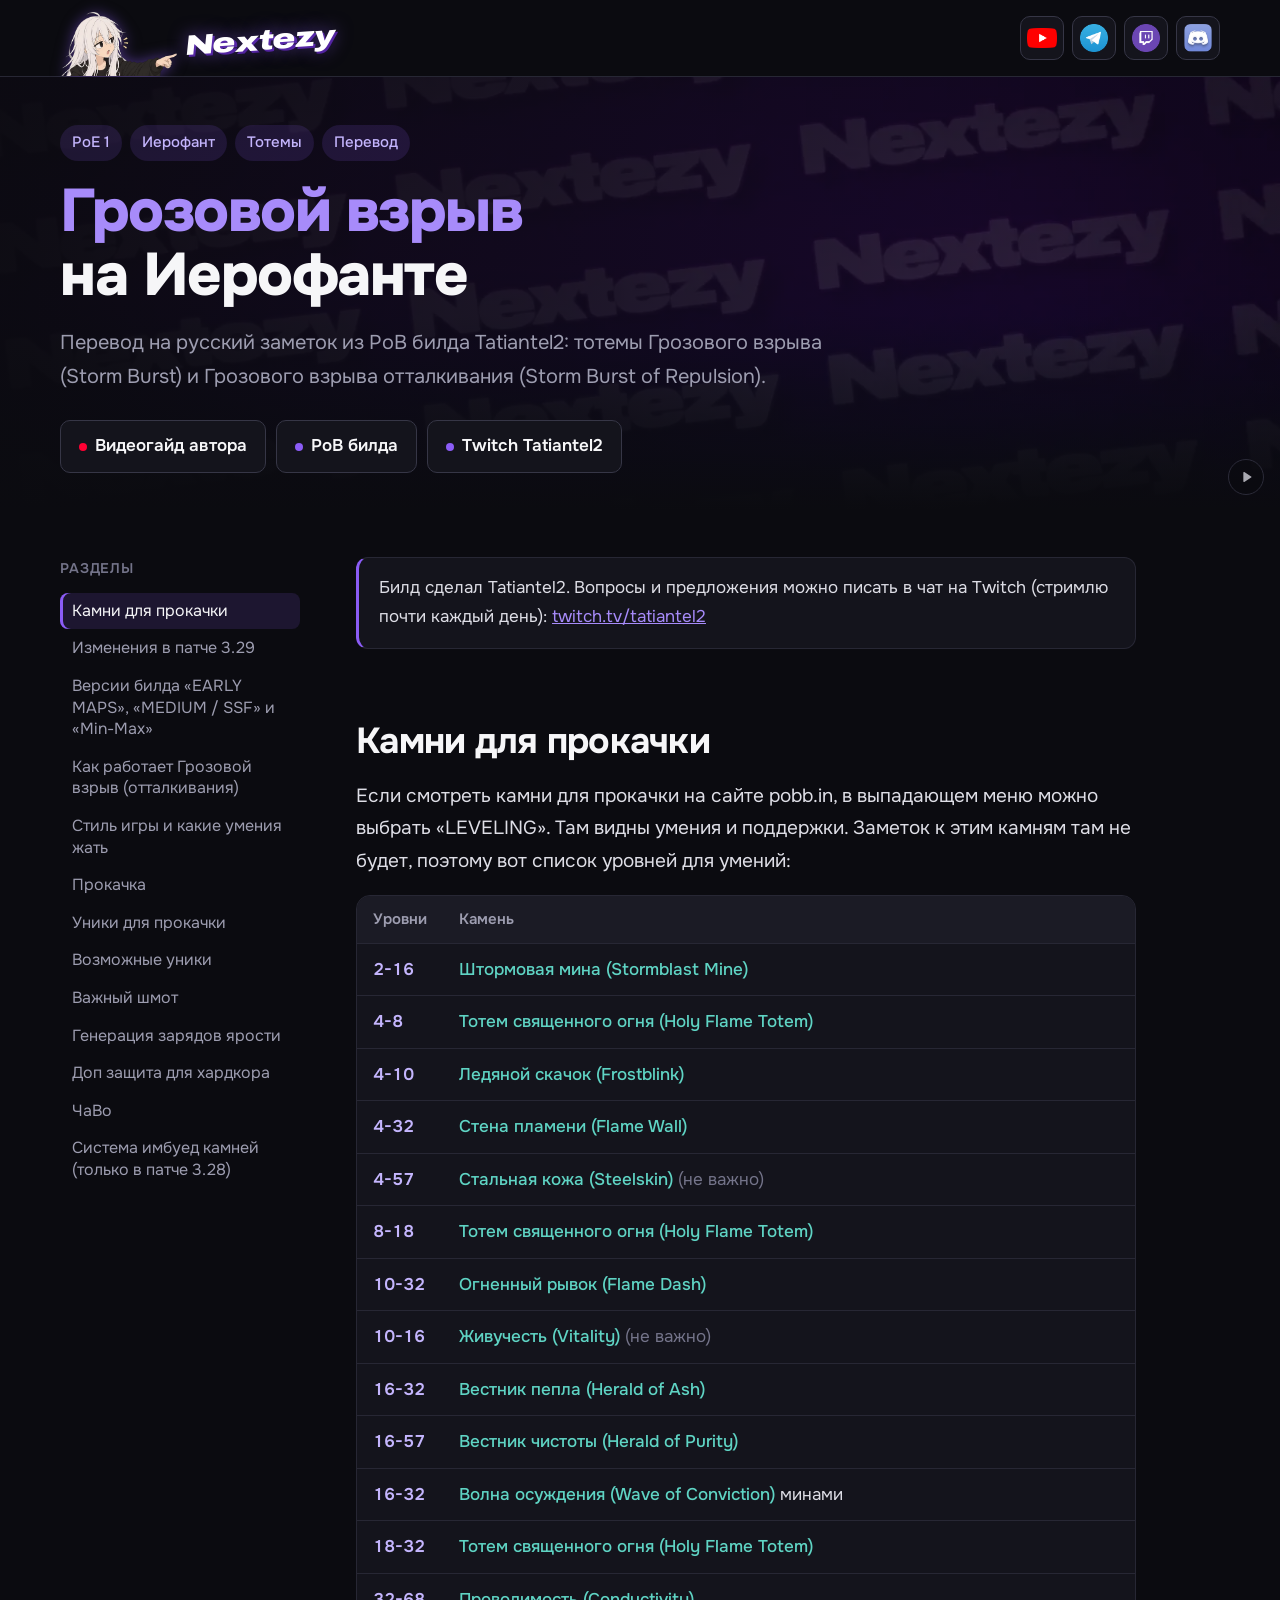
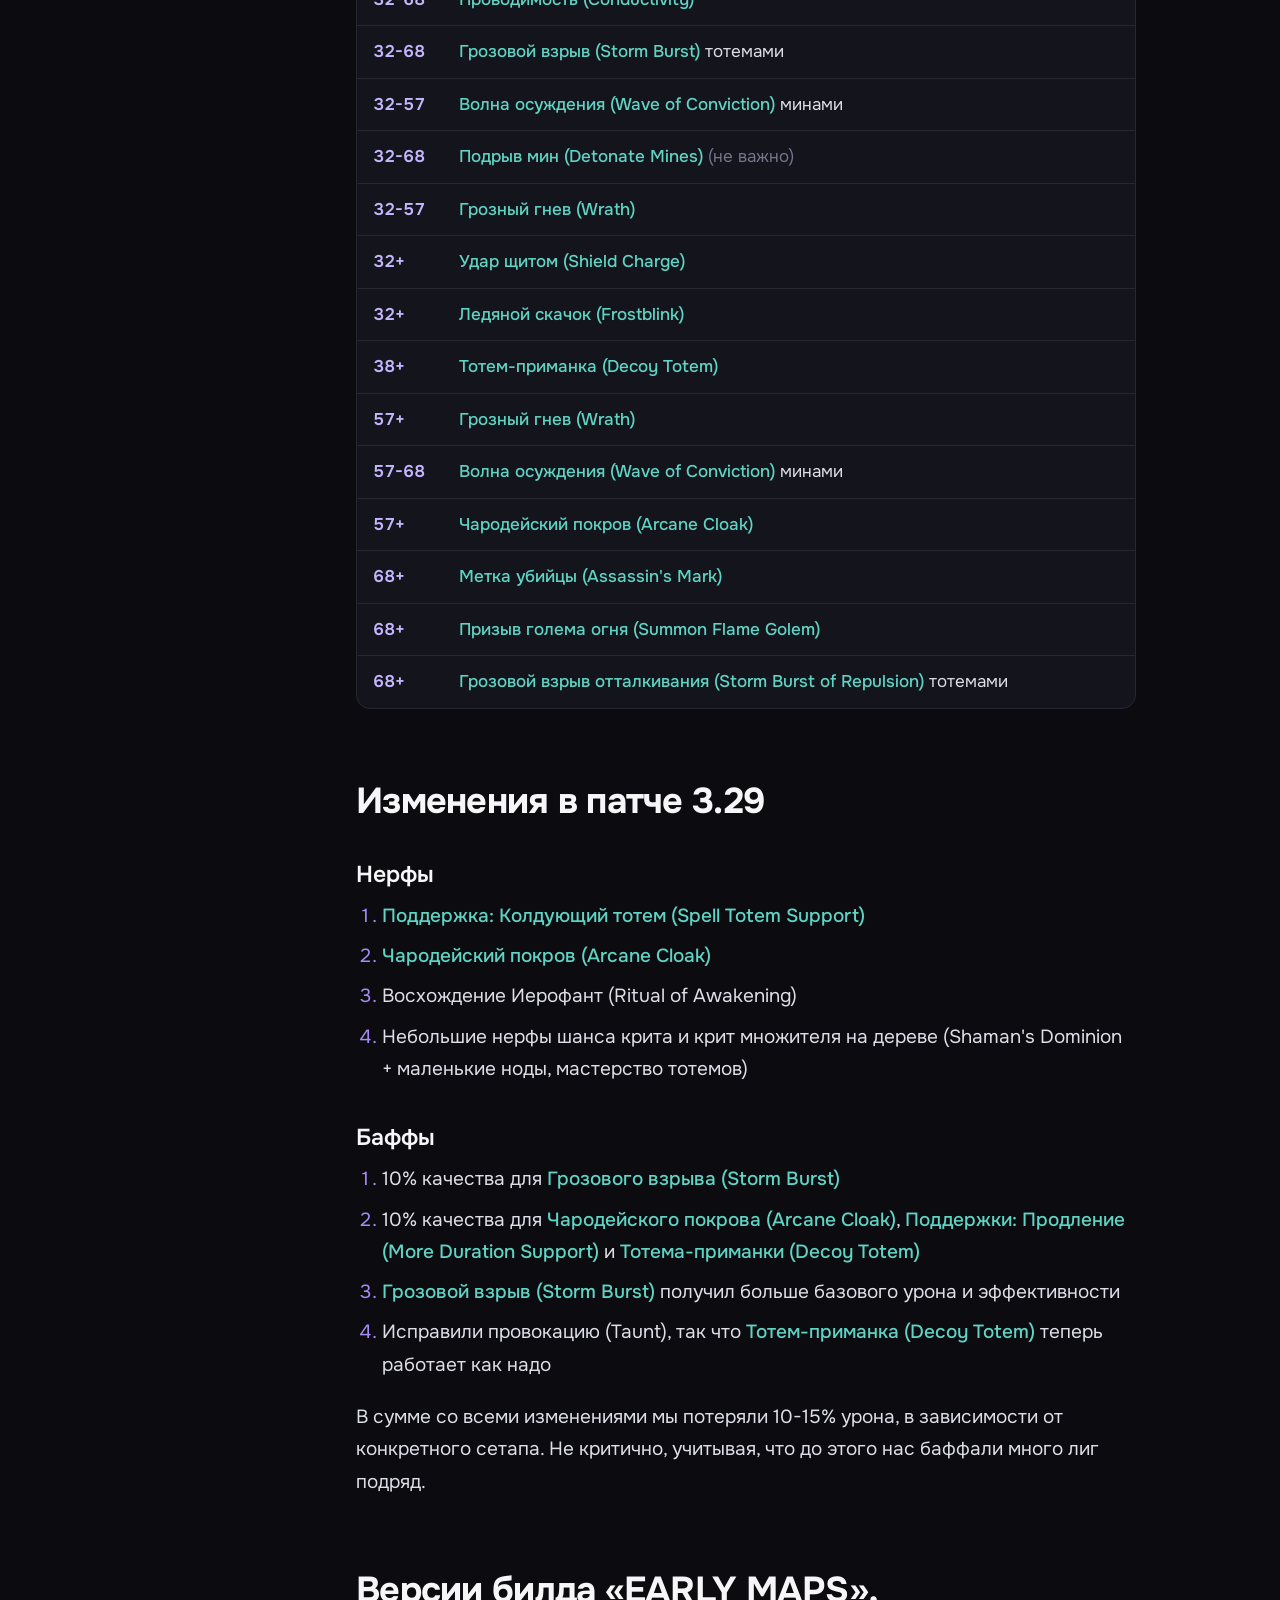
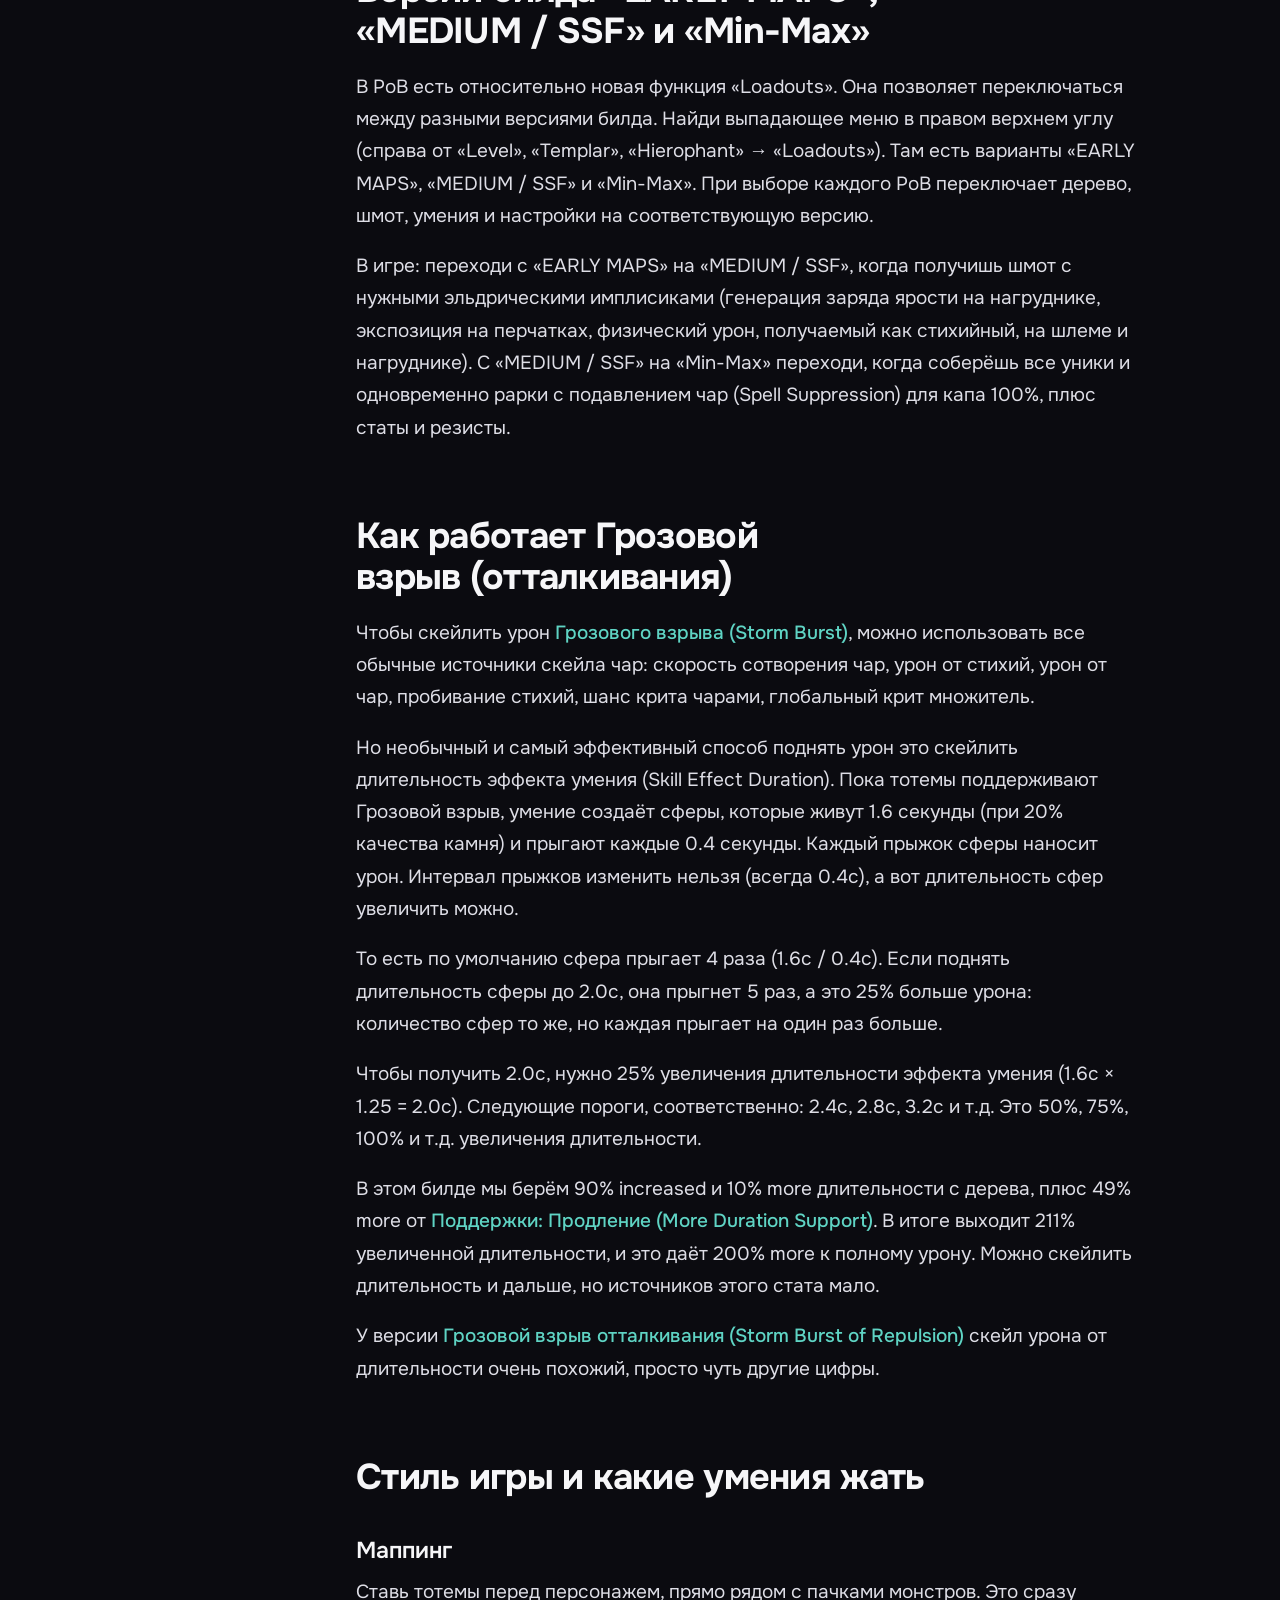
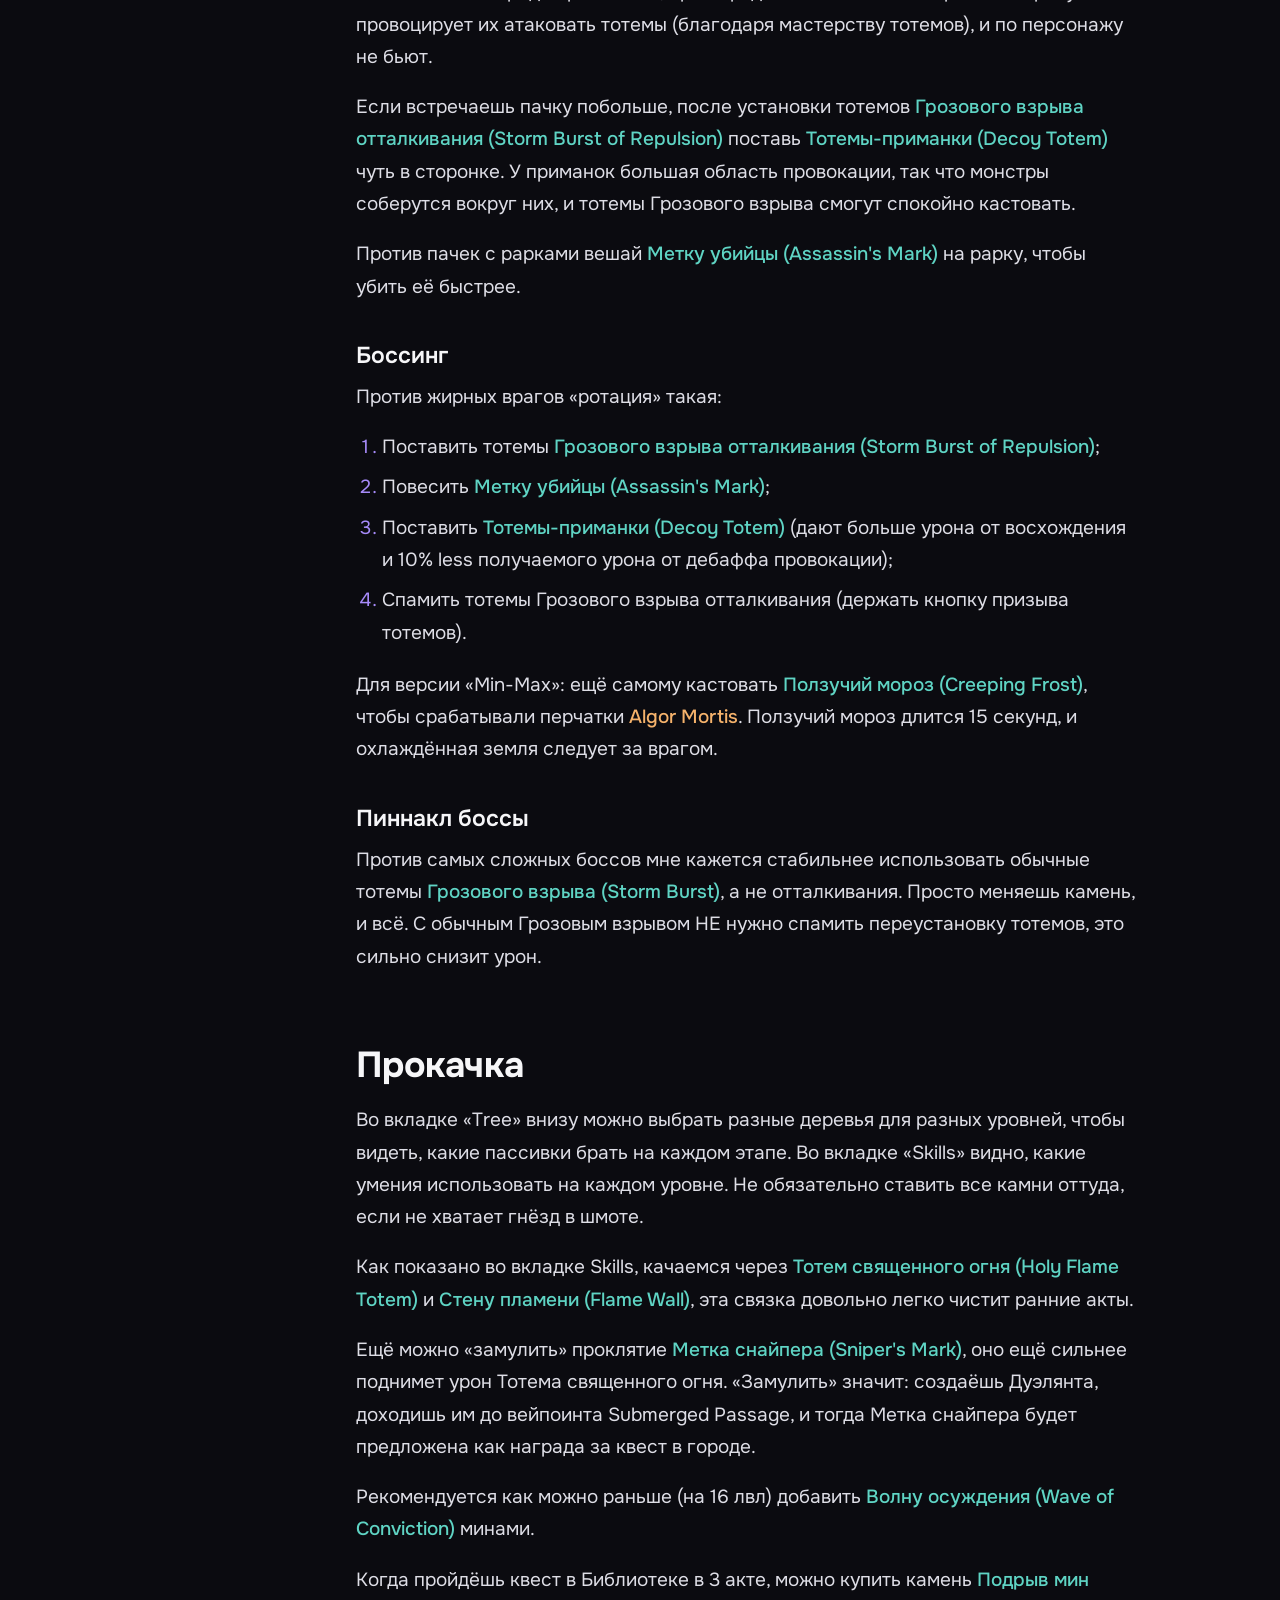
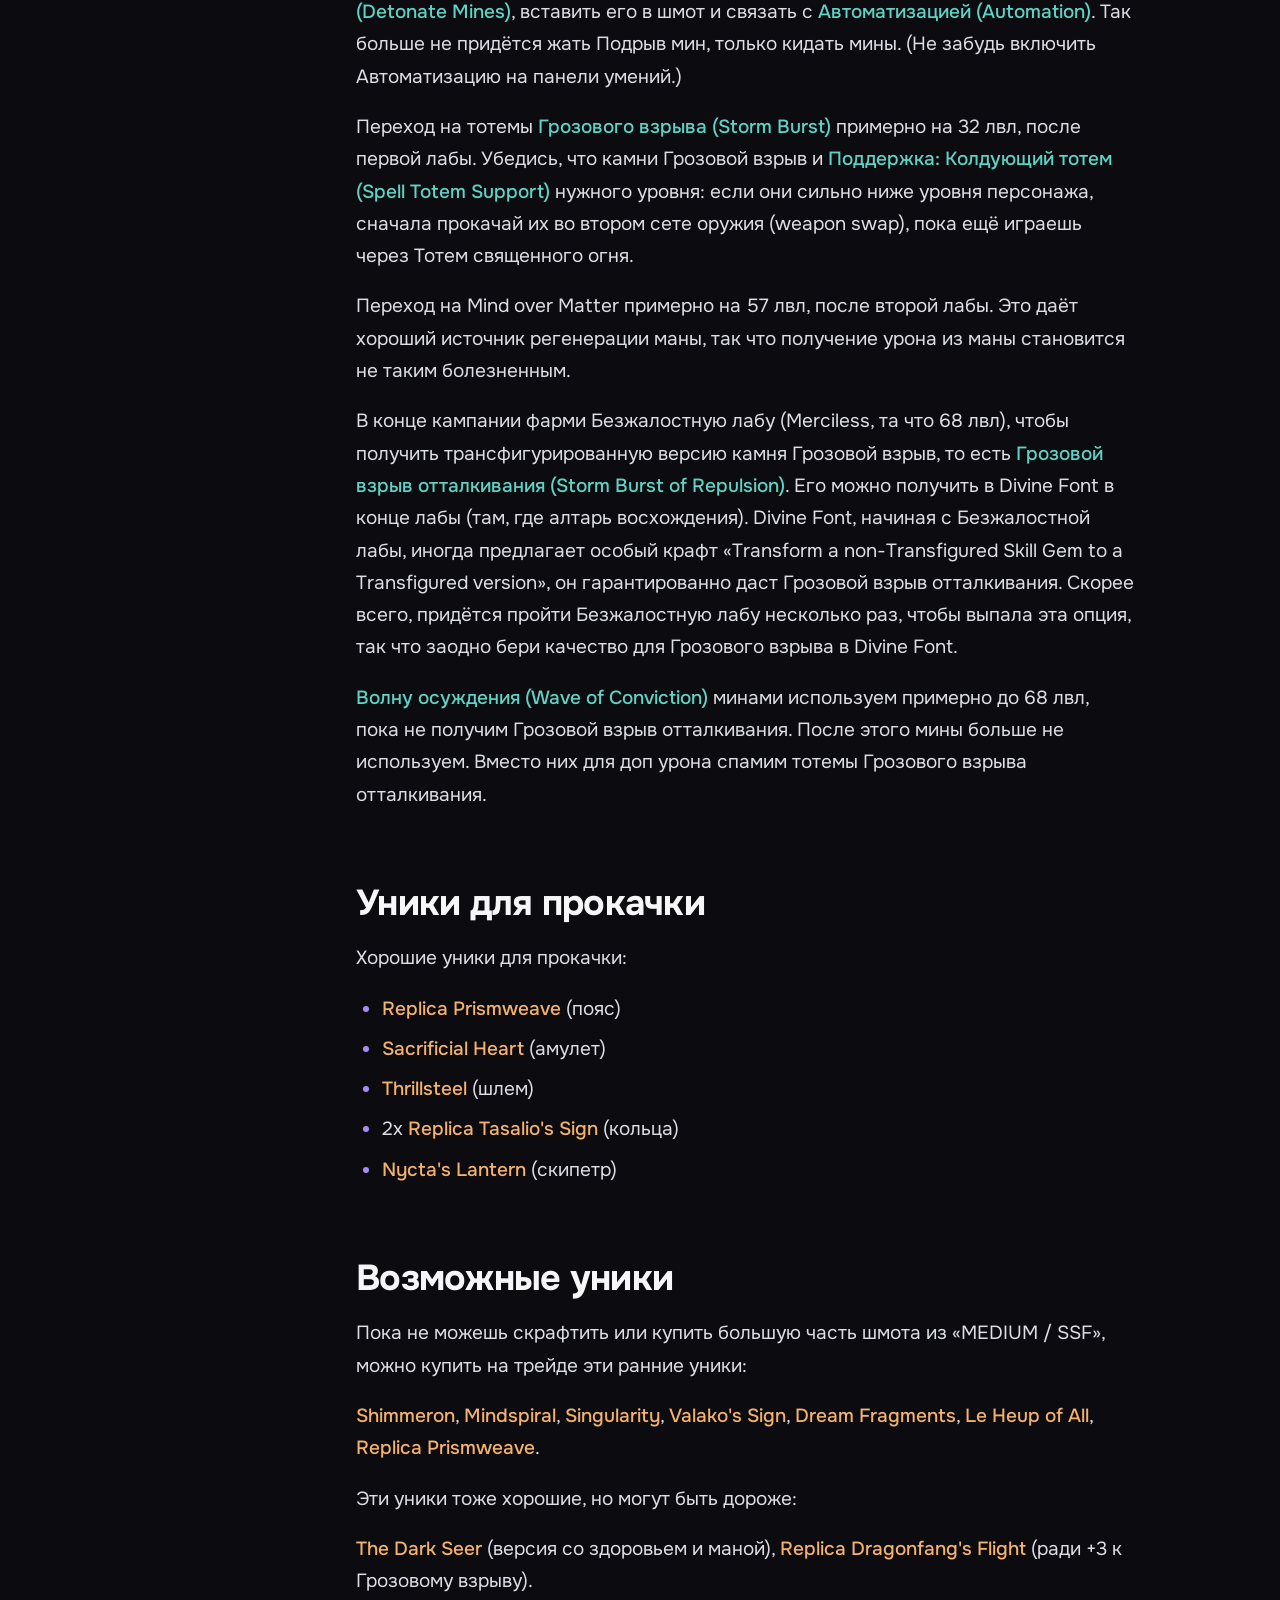
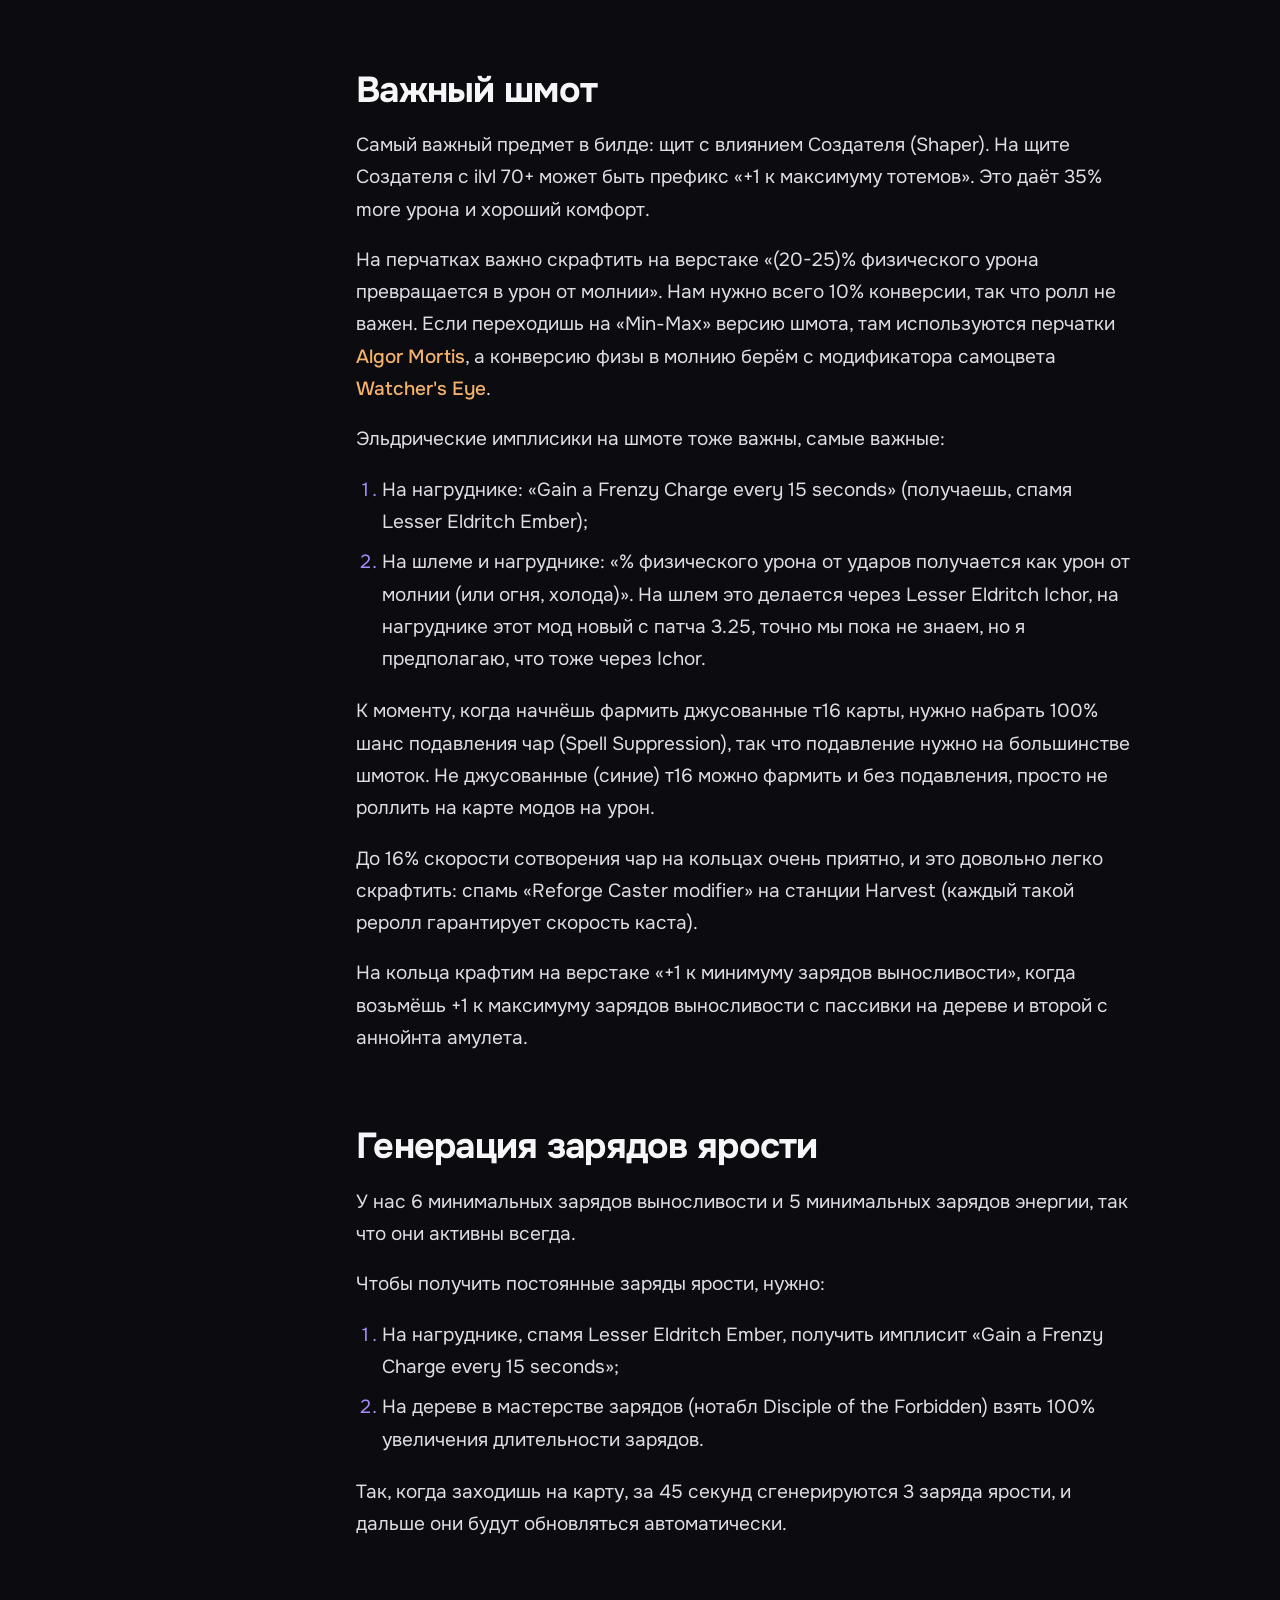
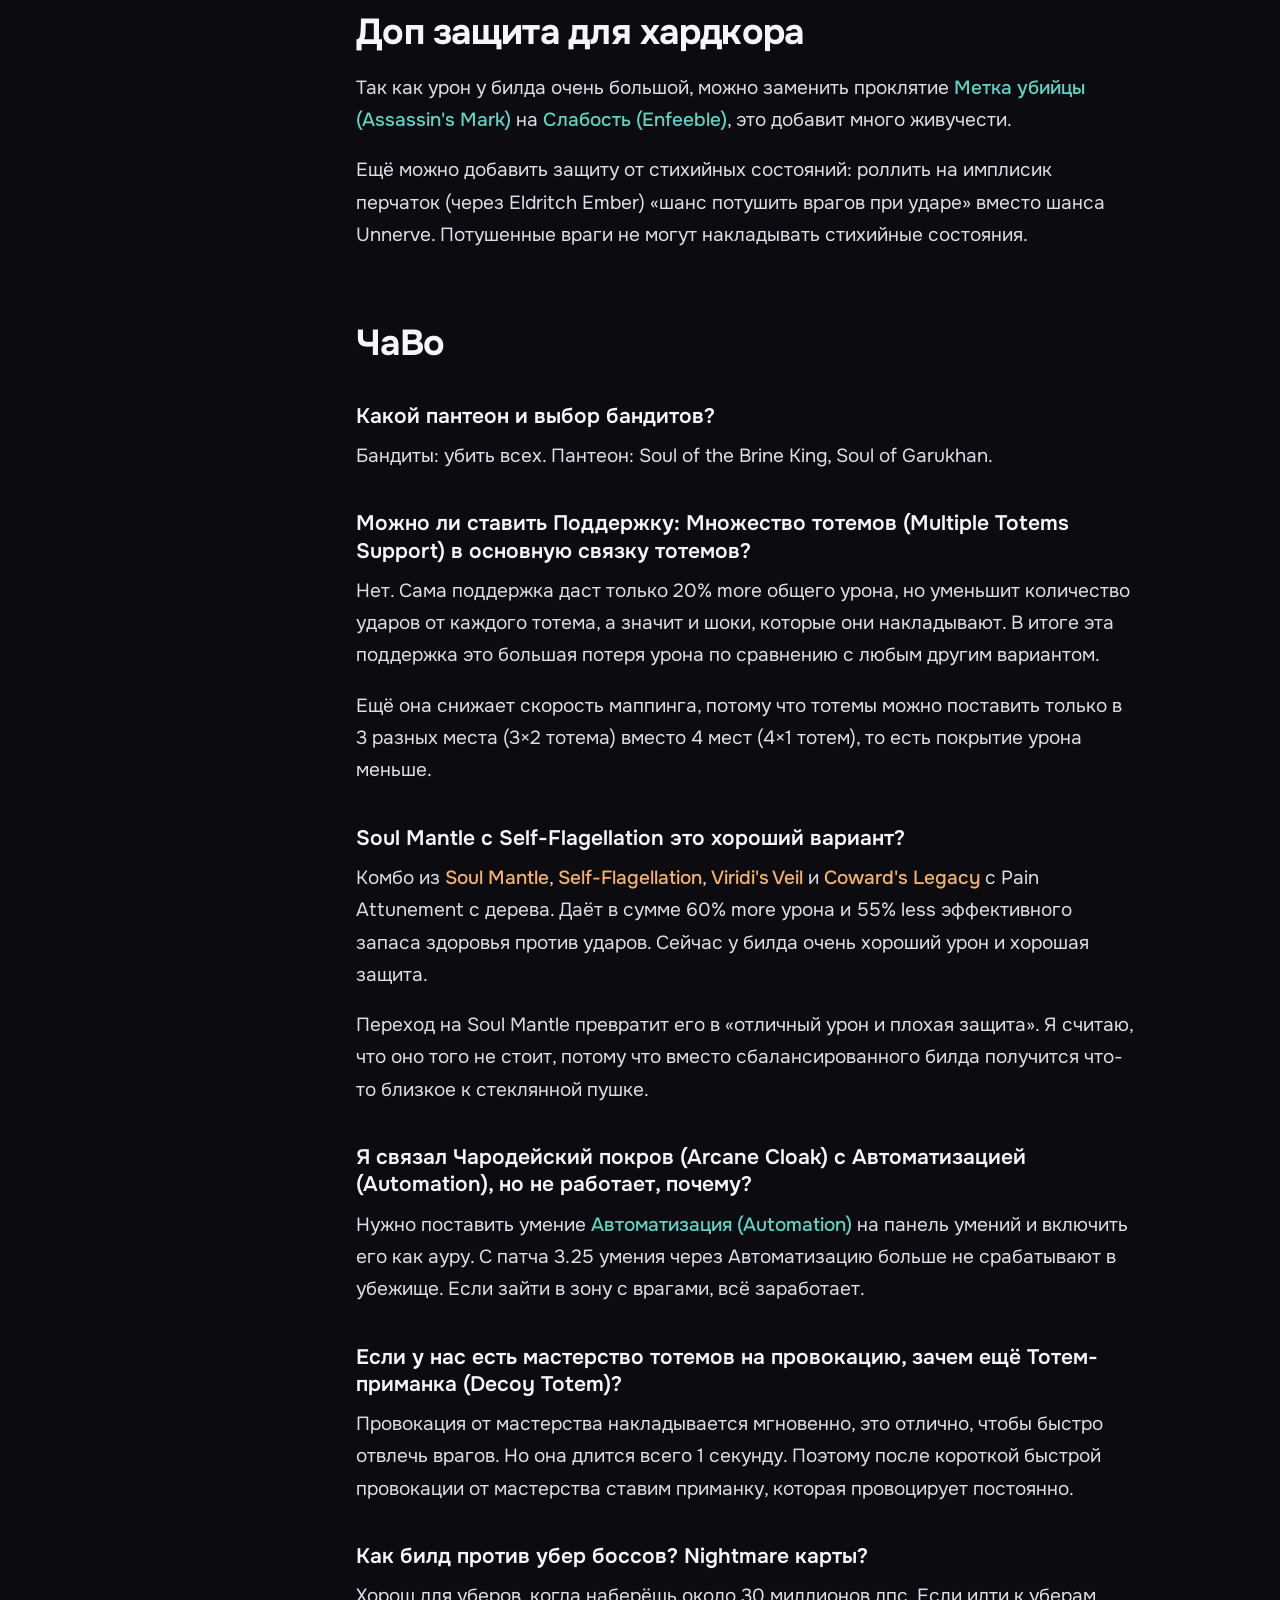
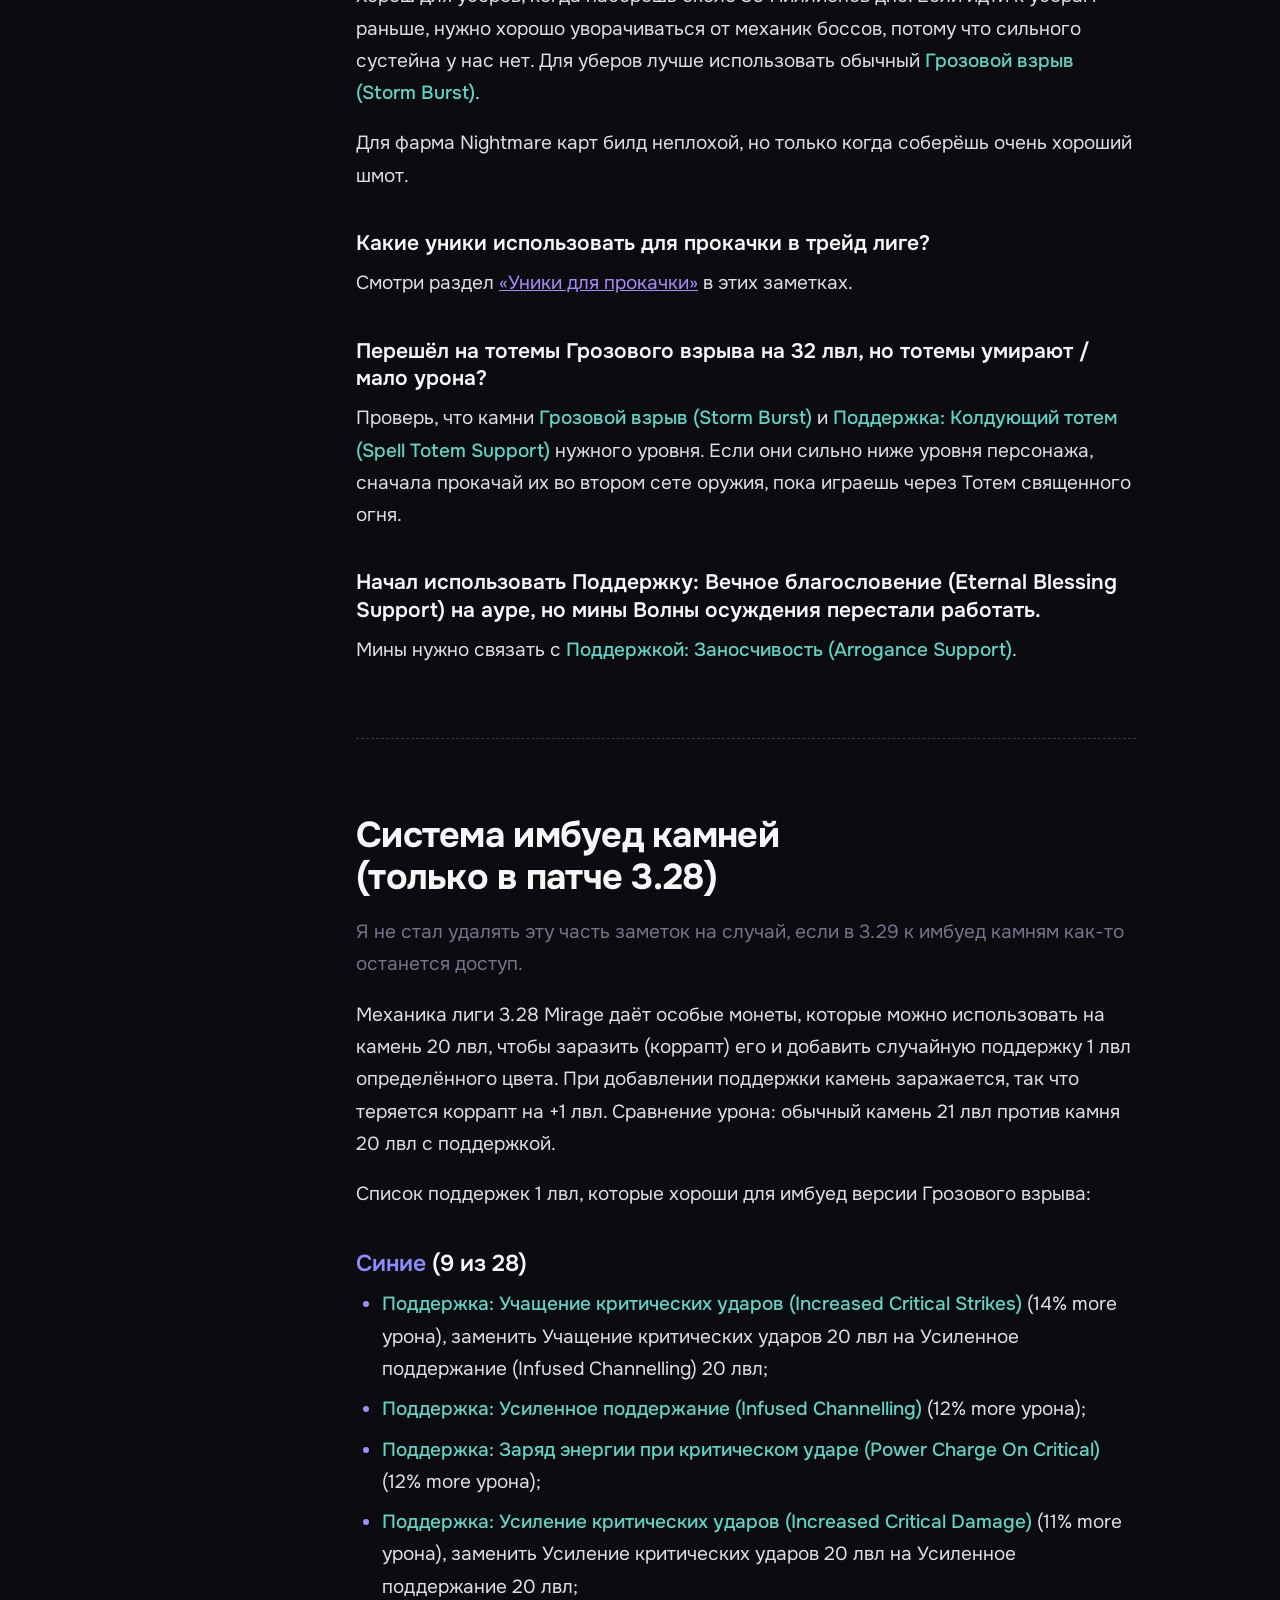
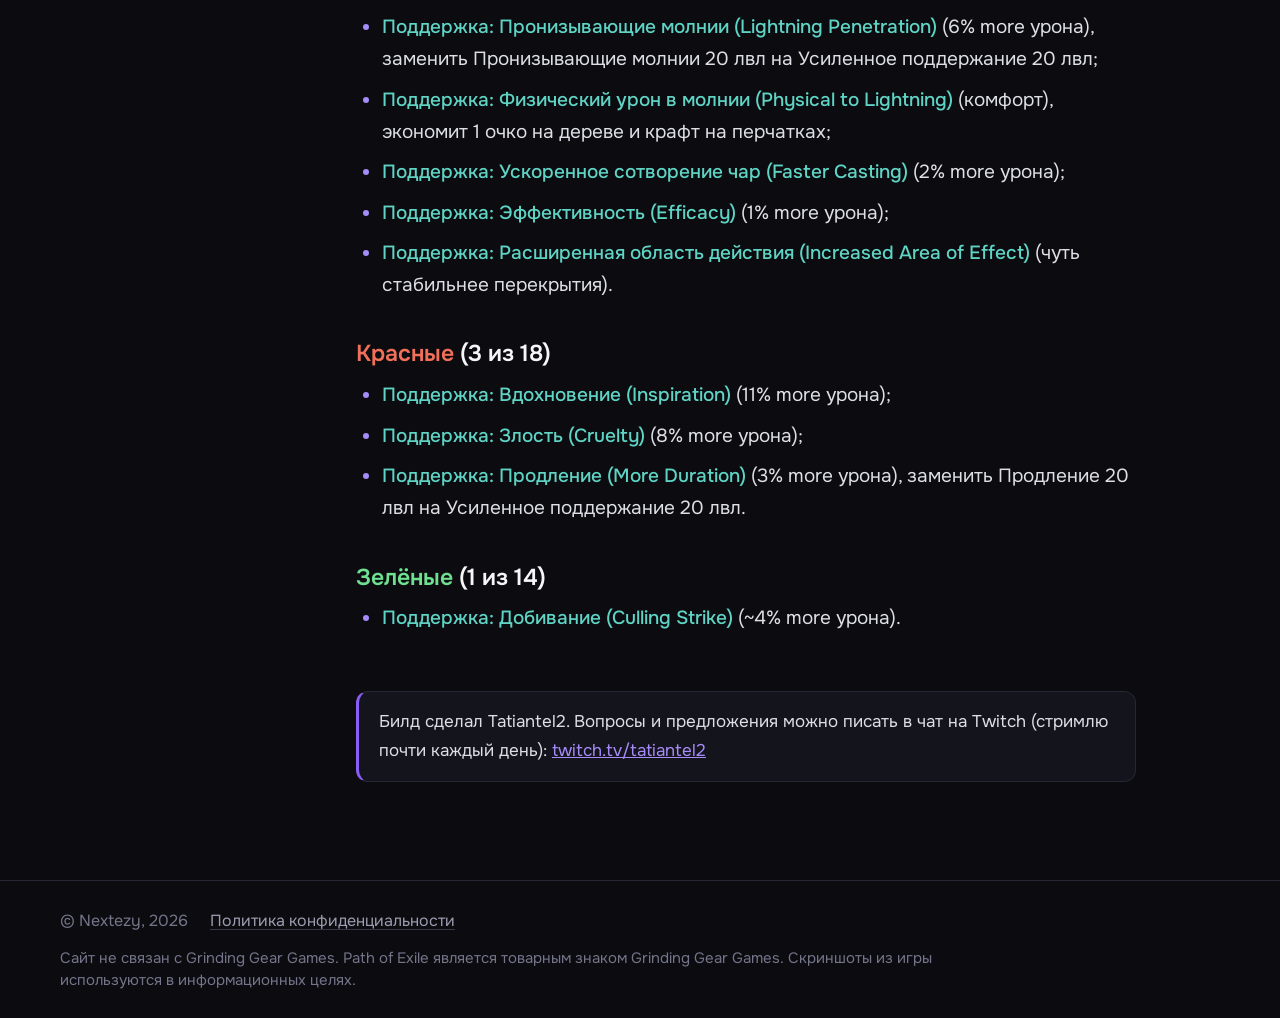
<file: notes-tatiantel2/index.html>
<!doctype html>
<html lang="ru">
<head>
<!-- Google tag (gtag.js) -->
<script async src="https://www.googletagmanager.com/gtag/js?id=G-XQY86457FN"></script>
<script>
  window.dataLayer = window.dataLayer || [];
  function gtag(){dataLayer.push(arguments);}
  gtag('js', new Date());
  gtag('config', 'G-XQY86457FN');
</script>
<meta charset="utf-8">
<meta name="viewport" content="width=device-width,initial-scale=1,viewport-fit=cover">
<title>Грозовой взрыв на Иерофанте: перевод заметок Tatiantel2 | Nextezy</title>
<meta name="description" content="Перевод на русский заметок из PoB билда Tatiantel2: тотемы Грозового взрыва (Storm Burst) на Иерофанте.">
<meta property="og:title" content="Грозовой взрыв на Иерофанте: перевод заметок Tatiantel2">
<meta property="og:description" content="Перевод на русский заметок из PoB билда Tatiantel2: тотемы Грозового взрыва (Storm Burst) на Иерофанте.">
<meta property="og:type" content="article">
<meta property="og:url" content="https://nextezy.com/notes-tatiantel2/">
<meta property="og:site_name" content="Nextezy">
<meta property="og:locale" content="ru_RU">
<meta property="og:image" content="https://nextezy.com/assets/og.jpg?v=3">
<meta property="og:image:width" content="1200">
<meta property="og:image:height" content="630">
<meta name="twitter:card" content="summary_large_image">
<link rel="canonical" href="https://nextezy.com/notes-tatiantel2/">
<meta name="theme-color" content="#0b0b10">
<link rel="icon" href="/favicon.ico" sizes="48x48">
<link rel="icon" href="/assets/favicon-32.png" type="image/png" sizes="32x32">
<link rel="icon" href="/assets/icon-192.png" type="image/png" sizes="192x192">
<link rel="apple-touch-icon" href="/apple-touch-icon.png">
<link rel="manifest" href="/site.webmanifest">
<link rel="stylesheet" href="../assets/style.css?v=20261117-1">
<style>
  .src-links{display:flex;flex-wrap:wrap;gap:10px;margin-top:26px}
  .src-links a{display:inline-flex;align-items:center;gap:8px;font-size:17px;font-weight:600;color:var(--fg);text-decoration:none;background:var(--s1);border:1px solid var(--line2);padding:11px 18px;border-radius:10px;transition:border-color .2s,background .2s}
  .src-links a:hover{border-color:var(--accent);background:var(--accent-soft)}
  .src-links a i{width:8px;height:8px;border-radius:50%;background:var(--accent);display:inline-block}
  .src-links a.yt-l i{background:var(--yt)}
  @media (max-width:640px){.src-links{padding-right:44px}}
  .credit{background:var(--s1);border:1px solid var(--line);border-left:3px solid var(--accent);border-radius:12px;padding:16px 20px;margin:0 0 8px;font-size:17px}
  .credit p{margin:0}
  .mtoc{display:none;background:var(--s1);border:1px solid var(--line);border-radius:14px;padding:16px 20px;margin:0 0 30px;font-size:17px}
  .mtoc h4{font-size:14px;font-weight:600;letter-spacing:.06em;text-transform:uppercase;color:var(--dim);margin:0 0 8px}
  .mtoc ol{margin:0;padding-left:22px;gap:4px}
  .mtoc a{text-decoration:none}
  @media (max-width:980px){.mtoc{display:block}}
  .lvl td:first-child{color:var(--accent-3);font-weight:600;white-space:nowrap;width:1%;font-variant-numeric:tabular-nums}
  .dim{color:var(--dim)}
  .qa h3{font-size:21px}
  .old{border-top:1px dashed var(--line2);margin-top:72px;padding-top:4px}
  .c-blue{color:#8b8bff;font-weight:600}.c-red{color:#f0705a;font-weight:600}.c-green{color:#6fe08f;font-weight:600}
</style>
</head>
<body>
<header class="top"><div class="wrap"><a class="brand" aria-label="Nextezy, на главную" href="../"><img class="brand-pic" src="/assets/sextezy-point.webp?v=2" alt="" width="365" height="200"><span class="logo">Nextezy</span></a><nav class="soc" aria-label="Nextezy в соцсетях">
    <a href="https://www.youtube.com/@Nextezy/videos" target="_blank" rel="noopener" title="YouTube" aria-label="YouTube"><img src="../assets/icon-youtube.png" alt="" width="30" height="21"></a>
    <a href="https://t.me/nextezy1" target="_blank" rel="noopener" title="Telegram" aria-label="Telegram"><img src="../assets/icon-telegram.png" alt="" width="28" height="28"></a>
    <a href="https://www.twitch.tv/nextezy1" target="_blank" rel="noopener" title="Twitch" aria-label="Twitch"><img src="../assets/icon-twitch.png" alt="" width="28" height="28"></a>
    <a href="https://discord.gg/pRnzf7ZGDk" target="_blank" rel="noopener" title="Discord" aria-label="Discord"><img src="../assets/icon-discord.png" alt="" width="28" height="28"></a>
  </nav></div></header>

<section class="hero"><div class="hero-bg" data-video="../assets/hero.mp4?v=2" aria-hidden="true"></div><div class="wrap">
  <div class="crumbs"><span class="chip">PoE 1</span><span class="chip">Иерофант</span><span class="chip">Тотемы</span><span class="chip">Перевод</span></div>
  <h1><em>Грозовой взрыв</em> на Иерофанте</h1>
  <p class="lead">Перевод на русский заметок из PoB билда Tatiantel2: тотемы Грозового взрыва (Storm Burst) и Грозового взрыва отталкивания (Storm Burst of Repulsion).</p>
  <div class="src-links">
    <a class="yt-l" href="https://www.youtube.com/watch?v=IQlMZ5ddGp0" target="_blank" rel="noopener"><i></i>Видеогайд автора</a>
    <a href="https://pobb.in/3fEqJKD_SfdN" target="_blank" rel="noopener"><i></i>PoB билда</a>
    <a href="https://www.twitch.tv/tatiantel2" target="_blank" rel="noopener"><i></i>Twitch Tatiantel2</a>
  </div>
</div></section>

<main><div class="wrap" style="padding-block:48px 90px">
  <div class="guide">
    <aside class="rail"><h4>Разделы</h4><ol id="toc"></ol></aside>
    <article class="prose" id="notes">

<nav class="mtoc" aria-label="Содержание"><h4>Разделы</h4><ol id="mtoc"></ol></nav>

<div class="credit"><p>Билд сделал Tatiantel2. Вопросы и предложения можно писать в чат на Twitch (стримлю почти каждый день): <a href="https://www.twitch.tv/tatiantel2" target="_blank" rel="noopener">twitch.tv/tatiantel2</a></p></div>

<section>
<h2 id="leveling-gems">Камни для прокачки</h2>
<p>Если смотреть камни для прокачки на сайте pobb.in, в выпадающем меню можно выбрать «LEVELING». Там видны умения и поддержки. Заметок к этим камням там не будет, поэтому вот список уровней для умений:</p>
<div class="tbl"><table class="lvl">
<thead><tr><th>Уровни</th><th>Камень</th></tr></thead>
<tbody>
<tr><td>2-16</td><td><span class="g">Штормовая мина (Stormblast Mine)</span></td></tr>
<tr><td>4-8</td><td><span class="g">Тотем священного огня (Holy Flame Totem)</span></td></tr>
<tr><td>4-10</td><td><span class="g">Ледяной скачок (Frostblink)</span></td></tr>
<tr><td>4-32</td><td><span class="g">Стена пламени (Flame Wall)</span></td></tr>
<tr><td>4-57</td><td><span class="g">Стальная кожа (Steelskin)</span> <span class="dim">(не важно)</span></td></tr>
<tr><td>8-18</td><td><span class="g">Тотем священного огня (Holy Flame Totem)</span></td></tr>
<tr><td>10-32</td><td><span class="g">Огненный рывок (Flame Dash)</span></td></tr>
<tr><td>10-16</td><td><span class="g">Живучесть (Vitality)</span> <span class="dim">(не важно)</span></td></tr>
<tr><td>16-32</td><td><span class="g">Вестник пепла (Herald of Ash)</span></td></tr>
<tr><td>16-57</td><td><span class="g">Вестник чистоты (Herald of Purity)</span></td></tr>
<tr><td>16-32</td><td><span class="g">Волна осуждения (Wave of Conviction)</span> минами</td></tr>
<tr><td>18-32</td><td><span class="g">Тотем священного огня (Holy Flame Totem)</span></td></tr>
<tr><td>32-68</td><td><span class="g">Проводимость (Conductivity)</span></td></tr>
<tr><td>32-68</td><td><span class="g">Грозовой взрыв (Storm Burst)</span> тотемами</td></tr>
<tr><td>32-57</td><td><span class="g">Волна осуждения (Wave of Conviction)</span> минами</td></tr>
<tr><td>32-68</td><td><span class="g">Подрыв мин (Detonate Mines)</span> <span class="dim">(не важно)</span></td></tr>
<tr><td>32-57</td><td><span class="g">Грозный гнев (Wrath)</span></td></tr>
<tr><td>32+</td><td><span class="g">Удар щитом (Shield Charge)</span></td></tr>
<tr><td>32+</td><td><span class="g">Ледяной скачок (Frostblink)</span></td></tr>
<tr><td>38+</td><td><span class="g">Тотем-приманка (Decoy Totem)</span></td></tr>
<tr><td>57+</td><td><span class="g">Грозный гнев (Wrath)</span></td></tr>
<tr><td>57-68</td><td><span class="g">Волна осуждения (Wave of Conviction)</span> минами</td></tr>
<tr><td>57+</td><td><span class="g">Чародейский покров (Arcane Cloak)</span></td></tr>
<tr><td>68+</td><td><span class="g">Метка убийцы (Assassin's Mark)</span></td></tr>
<tr><td>68+</td><td><span class="g">Призыв голема огня (Summon Flame Golem)</span></td></tr>
<tr><td>68+</td><td><span class="g">Грозовой взрыв отталкивания (Storm Burst of Repulsion)</span> тотемами</td></tr>
</tbody></table></div>
</section>

<section>
<h2 id="patch">Изменения в патче 3.29</h2>
<h3>Нерфы</h3>
<ol>
<li><span class="g">Поддержка: Колдующий тотем (Spell Totem Support)</span></li>
<li><span class="g">Чародейский покров (Arcane Cloak)</span></li>
<li>Восхождение Иерофант (Ritual of Awakening)</li>
<li>Небольшие нерфы шанса крита и крит множителя на дереве (Shaman's Dominion + маленькие ноды, мастерство тотемов)</li>
</ol>
<h3>Баффы</h3>
<ol>
<li>10% качества для <span class="g">Грозового взрыва (Storm Burst)</span></li>
<li>10% качества для <span class="g">Чародейского покрова (Arcane Cloak)</span>, <span class="g">Поддержки: Продление (More Duration Support)</span> и <span class="g">Тотема-приманки (Decoy Totem)</span></li>
<li><span class="g">Грозовой взрыв (Storm Burst)</span> получил больше базового урона и эффективности</li>
<li>Исправили провокацию (Taunt), так что <span class="g">Тотем-приманка (Decoy Totem)</span> теперь работает как надо</li>
</ol>
<p>В сумме со всеми изменениями мы потеряли 10-15% урона, в зависимости от конкретного сетапа. Не критично, учитывая, что до этого нас баффали много лиг подряд.</p>
</section>

<section>
<h2 id="versions">Версии билда «EARLY MAPS», «MEDIUM / SSF» и «Min-Max»</h2>
<p>В PoB есть относительно новая функция «Loadouts». Она позволяет переключаться между разными версиями билда. Найди выпадающее меню в правом верхнем углу (справа от «Level», «Templar», «Hierophant» → «Loadouts»). Там есть варианты «EARLY MAPS», «MEDIUM / SSF» и «Min-Max». При выборе каждого PoB переключает дерево, шмот, умения и настройки на соответствующую версию.</p>
<p>В игре: переходи с «EARLY MAPS» на «MEDIUM / SSF», когда получишь шмот с нужными эльдрическими имплисиками (генерация заряда ярости на нагруднике, экспозиция на перчатках, физический урон, получаемый как стихийный, на шлеме и нагруднике). С «MEDIUM / SSF» на «Min-Max» переходи, когда соберёшь все уники и одновременно рарки с подавлением чар (Spell Suppression) для капа 100%, плюс статы и резисты.</p>
</section>

<section>
<h2 id="mechanic">Как работает Грозовой взрыв (отталкивания)</h2>
<p>Чтобы скейлить урон <span class="g">Грозового взрыва (Storm Burst)</span>, можно использовать все обычные источники скейла чар: скорость сотворения чар, урон от стихий, урон от чар, пробивание стихий, шанс крита чарами, глобальный крит множитель.</p>
<p>Но необычный и самый эффективный способ поднять урон это скейлить длительность эффекта умения (Skill Effect Duration). Пока тотемы поддерживают Грозовой взрыв, умение создаёт сферы, которые живут 1.6 секунды (при 20% качества камня) и прыгают каждые 0.4 секунды. Каждый прыжок сферы наносит урон. Интервал прыжков изменить нельзя (всегда 0.4с), а вот длительность сфер увеличить можно.</p>
<p>То есть по умолчанию сфера прыгает 4 раза (1.6с / 0.4с). Если поднять длительность сферы до 2.0с, она прыгнет 5 раз, а это 25% больше урона: количество сфер то же, но каждая прыгает на один раз больше.</p>
<p>Чтобы получить 2.0с, нужно 25% увеличения длительности эффекта умения (1.6с × 1.25 = 2.0с). Следующие пороги, соответственно: 2.4с, 2.8с, 3.2с и т.д. Это 50%, 75%, 100% и т.д. увеличения длительности.</p>
<p>В этом билде мы берём 90% increased и 10% more длительности с дерева, плюс 49% more от <span class="g">Поддержки: Продление (More Duration Support)</span>. В итоге выходит 211% увеличенной длительности, и это даёт 200% more к полному урону. Можно скейлить длительность и дальше, но источников этого стата мало.</p>
<p>У версии <span class="g">Грозовой взрыв отталкивания (Storm Burst of Repulsion)</span> скейл урона от длительности очень похожий, просто чуть другие цифры.</p>
</section>

<section>
<h2 id="playstyle">Стиль игры и какие умения жать</h2>
<h3>Маппинг</h3>
<p>Ставь тотемы перед персонажем, прямо рядом с пачками монстров. Это сразу провоцирует их атаковать тотемы (благодаря мастерству тотемов), и по персонажу не бьют.</p>
<p>Если встречаешь пачку побольше, после установки тотемов <span class="g">Грозового взрыва отталкивания (Storm Burst of Repulsion)</span> поставь <span class="g">Тотемы-приманки (Decoy Totem)</span> чуть в сторонке. У приманок большая область провокации, так что монстры соберутся вокруг них, и тотемы Грозового взрыва смогут спокойно кастовать.</p>
<p>Против пачек с рарками вешай <span class="g">Метку убийцы (Assassin's Mark)</span> на рарку, чтобы убить её быстрее.</p>
<h3>Боссинг</h3>
<p>Против жирных врагов «ротация» такая:</p>
<ol>
<li>Поставить тотемы <span class="g">Грозового взрыва отталкивания (Storm Burst of Repulsion)</span>;</li>
<li>Повесить <span class="g">Метку убийцы (Assassin's Mark)</span>;</li>
<li>Поставить <span class="g">Тотемы-приманки (Decoy Totem)</span> (дают больше урона от восхождения и 10% less получаемого урона от дебаффа провокации);</li>
<li>Спамить тотемы Грозового взрыва отталкивания (держать кнопку призыва тотемов).</li>
</ol>
<p>Для версии «Min-Max»: ещё самому кастовать <span class="g">Ползучий мороз (Creeping Frost)</span>, чтобы срабатывали перчатки <span class="u">Algor Mortis</span>. Ползучий мороз длится 15 секунд, и охлаждённая земля следует за врагом.</p>
<h3>Пиннакл боссы</h3>
<p>Против самых сложных боссов мне кажется стабильнее использовать обычные тотемы <span class="g">Грозового взрыва (Storm Burst)</span>, а не отталкивания. Просто меняешь камень, и всё. С обычным Грозовым взрывом НЕ нужно спамить переустановку тотемов, это сильно снизит урон.</p>
</section>

<section>
<h2 id="leveling">Прокачка</h2>
<p>Во вкладке «Tree» внизу можно выбрать разные деревья для разных уровней, чтобы видеть, какие пассивки брать на каждом этапе. Во вкладке «Skills» видно, какие умения использовать на каждом уровне. Не обязательно ставить все камни оттуда, если не хватает гнёзд в шмоте.</p>
<p>Как показано во вкладке Skills, качаемся через <span class="g">Тотем священного огня (Holy Flame Totem)</span> и <span class="g">Стену пламени (Flame Wall)</span>, эта связка довольно легко чистит ранние акты.</p>
<p>Ещё можно «замулить» проклятие <span class="g">Метка снайпера (Sniper's Mark)</span>, оно ещё сильнее поднимет урон Тотема священного огня. «Замулить» значит: создаёшь Дуэлянта, доходишь им до вейпоинта Submerged Passage, и тогда Метка снайпера будет предложена как награда за квест в городе.</p>
<p>Рекомендуется как можно раньше (на 16 лвл) добавить <span class="g">Волну осуждения (Wave of Conviction)</span> минами.</p>
<p>Когда пройдёшь квест в Библиотеке в 3 акте, можно купить камень <span class="g">Подрыв мин (Detonate Mines)</span>, вставить его в шмот и связать с <span class="g">Автоматизацией (Automation)</span>. Так больше не придётся жать Подрыв мин, только кидать мины. (Не забудь включить Автоматизацию на панели умений.)</p>
<p>Переход на тотемы <span class="g">Грозового взрыва (Storm Burst)</span> примерно на 32 лвл, после первой лабы. Убедись, что камни Грозовой взрыв и <span class="g">Поддержка: Колдующий тотем (Spell Totem Support)</span> нужного уровня: если они сильно ниже уровня персонажа, сначала прокачай их во втором сете оружия (weapon swap), пока ещё играешь через Тотем священного огня.</p>
<p>Переход на Mind over Matter примерно на 57 лвл, после второй лабы. Это даёт хороший источник регенерации маны, так что получение урона из маны становится не таким болезненным.</p>
<p>В конце кампании фарми Безжалостную лабу (Merciless, та что 68 лвл), чтобы получить трансфигурированную версию камня Грозовой взрыв, то есть <span class="g">Грозовой взрыв отталкивания (Storm Burst of Repulsion)</span>. Его можно получить в Divine Font в конце лабы (там, где алтарь восхождения). Divine Font, начиная с Безжалостной лабы, иногда предлагает особый крафт «Transform a non-Transfigured Skill Gem to a Transfigured version», он гарантированно даст Грозовой взрыв отталкивания. Скорее всего, придётся пройти Безжалостную лабу несколько раз, чтобы выпала эта опция, так что заодно бери качество для Грозового взрыва в Divine Font.</p>
<p><span class="g">Волну осуждения (Wave of Conviction)</span> минами используем примерно до 68 лвл, пока не получим Грозовой взрыв отталкивания. После этого мины больше не используем. Вместо них для доп урона спамим тотемы Грозового взрыва отталкивания.</p>
</section>

<section>
<h2 id="leveling-uniques">Уники для прокачки</h2>
<p>Хорошие уники для прокачки:</p>
<ul>
<li><span class="u">Replica Prismweave</span> (пояс)</li>
<li><span class="u">Sacrificial Heart</span> (амулет)</li>
<li><span class="u">Thrillsteel</span> (шлем)</li>
<li>2x <span class="u">Replica Tasalio's Sign</span> (кольца)</li>
<li><span class="u">Nycta's Lantern</span> (скипетр)</li>
</ul>
</section>

<section>
<h2 id="uniques">Возможные уники</h2>
<p>Пока не можешь скрафтить или купить большую часть шмота из «MEDIUM / SSF», можно купить на трейде эти ранние уники:</p>
<p><span class="u">Shimmeron</span>, <span class="u">Mindspiral</span>, <span class="u">Singularity</span>, <span class="u">Valako's Sign</span>, <span class="u">Dream Fragments</span>, <span class="u">Le Heup of All</span>, <span class="u">Replica Prismweave</span>.</p>
<p>Эти уники тоже хорошие, но могут быть дороже:</p>
<p><span class="u">The Dark Seer</span> (версия со здоровьем и маной), <span class="u">Replica Dragonfang's Flight</span> (ради +3 к Грозовому взрыву).</p>
</section>

<section>
<h2 id="gear">Важный шмот</h2>
<p>Самый важный предмет в билде: щит с влиянием Создателя (Shaper). На щите Создателя с ilvl 70+ может быть префикс «+1 к максимуму тотемов». Это даёт 35% more урона и хороший комфорт.</p>
<p>На перчатках важно скрафтить на верстаке «(20-25)% физического урона превращается в урон от молнии». Нам нужно всего 10% конверсии, так что ролл не важен. Если переходишь на «Min-Max» версию шмота, там используются перчатки <span class="u">Algor Mortis</span>, а конверсию физы в молнию берём с модификатора самоцвета <span class="u">Watcher's Eye</span>.</p>
<p>Эльдрические имплисики на шмоте тоже важны, самые важные:</p>
<ol>
<li>На нагруднике: «Gain a Frenzy Charge every 15 seconds» (получаешь, спамя Lesser Eldritch Ember);</li>
<li>На шлеме и нагруднике: «% физического урона от ударов получается как урон от молнии (или огня, холода)». На шлем это делается через Lesser Eldritch Ichor, на нагруднике этот мод новый с патча 3.25, точно мы пока не знаем, но я предполагаю, что тоже через Ichor.</li>
</ol>
<p>К моменту, когда начнёшь фармить джусованные т16 карты, нужно набрать 100% шанс подавления чар (Spell Suppression), так что подавление нужно на большинстве шмоток. Не джусованные (синие) т16 можно фармить и без подавления, просто не роллить на карте модов на урон.</p>
<p>До 16% скорости сотворения чар на кольцах очень приятно, и это довольно легко скрафтить: спамь «Reforge Caster modifier» на станции Harvest (каждый такой реролл гарантирует скорость каста).</p>
<p>На кольца крафтим на верстаке «+1 к минимуму зарядов выносливости», когда возьмёшь +1 к максимуму зарядов выносливости с пассивки на дереве и второй с аннойнта амулета.</p>
</section>

<section>
<h2 id="frenzy">Генерация зарядов ярости</h2>
<p>У нас 6 минимальных зарядов выносливости и 5 минимальных зарядов энергии, так что они активны всегда.</p>
<p>Чтобы получить постоянные заряды ярости, нужно:</p>
<ol>
<li>На нагруднике, спамя Lesser Eldritch Ember, получить имплисит «Gain a Frenzy Charge every 15 seconds»;</li>
<li>На дереве в мастерстве зарядов (нотабл Disciple of the Forbidden) взять 100% увеличения длительности зарядов.</li>
</ol>
<p>Так, когда заходишь на карту, за 45 секунд сгенерируются 3 заряда ярости, и дальше они будут обновляться автоматически.</p>
</section>

<section>
<h2 id="hardcore">Доп защита для хардкора</h2>
<p>Так как урон у билда очень большой, можно заменить проклятие <span class="g">Метка убийцы (Assassin's Mark)</span> на <span class="g">Слабость (Enfeeble)</span>, это добавит много живучести.</p>
<p>Ещё можно добавить защиту от стихийных состояний: роллить на имплисик перчаток (через Eldritch Ember) «шанс потушить врагов при ударе» вместо шанса Unnerve. Потушенные враги не могут накладывать стихийные состояния.</p>
</section>

<section class="qa">
<h2 id="faq">ЧаВо</h2>
<h3>Какой пантеон и выбор бандитов?</h3>
<p>Бандиты: убить всех. Пантеон: Soul of the Brine King, Soul of Garukhan.</p>
<h3>Можно ли ставить Поддержку: Множество тотемов (Multiple Totems Support) в основную связку тотемов?</h3>
<p>Нет. Сама поддержка даст только 20% more общего урона, но уменьшит количество ударов от каждого тотема, а значит и шоки, которые они накладывают. В итоге эта поддержка это большая потеря урона по сравнению с любым другим вариантом.</p>
<p>Ещё она снижает скорость маппинга, потому что тотемы можно поставить только в 3 разных места (3×2 тотема) вместо 4 мест (4×1 тотем), то есть покрытие урона меньше.</p>
<h3>Soul Mantle с Self-Flagellation это хороший вариант?</h3>
<p>Комбо из <span class="u">Soul Mantle</span>, <span class="u">Self-Flagellation</span>, <span class="u">Viridi's Veil</span> и <span class="u">Coward's Legacy</span> с Pain Attunement с дерева. Даёт в сумме 60% more урона и 55% less эффективного запаса здоровья против ударов. Сейчас у билда очень хороший урон и хорошая защита.</p>
<p>Переход на Soul Mantle превратит его в «отличный урон и плохая защита». Я считаю, что оно того не стоит, потому что вместо сбалансированного билда получится что-то близкое к стеклянной пушке.</p>
<h3>Я связал Чародейский покров (Arcane Cloak) с Автоматизацией (Automation), но не работает, почему?</h3>
<p>Нужно поставить умение <span class="g">Автоматизация (Automation)</span> на панель умений и включить его как ауру. С патча 3.25 умения через Автоматизацию больше не срабатывают в убежище. Если зайти в зону с врагами, всё заработает.</p>
<h3>Если у нас есть мастерство тотемов на провокацию, зачем ещё Тотем-приманка (Decoy Totem)?</h3>
<p>Провокация от мастерства накладывается мгновенно, это отлично, чтобы быстро отвлечь врагов. Но она длится всего 1 секунду. Поэтому после короткой быстрой провокации от мастерства ставим приманку, которая провоцирует постоянно.</p>
<h3>Как билд против убер боссов? Nightmare карты?</h3>
<p>Хорош для уберов, когда наберёшь около 30 миллионов дпс. Если идти к уберам раньше, нужно хорошо уворачиваться от механик боссов, потому что сильного сустейна у нас нет. Для уберов лучше использовать обычный <span class="g">Грозовой взрыв (Storm Burst)</span>.</p>
<p>Для фарма Nightmare карт билд неплохой, но только когда соберёшь очень хороший шмот.</p>
<h3>Какие уники использовать для прокачки в трейд лиге?</h3>
<p>Смотри раздел <a href="#leveling-uniques">«Уники для прокачки»</a> в этих заметках.</p>
<h3>Перешёл на тотемы Грозового взрыва на 32 лвл, но тотемы умирают / мало урона?</h3>
<p>Проверь, что камни <span class="g">Грозовой взрыв (Storm Burst)</span> и <span class="g">Поддержка: Колдующий тотем (Spell Totem Support)</span> нужного уровня. Если они сильно ниже уровня персонажа, сначала прокачай их во втором сете оружия, пока играешь через Тотем священного огня.</p>
<h3>Начал использовать Поддержку: Вечное благословение (Eternal Blessing Support) на ауре, но мины Волны осуждения перестали работать.</h3>
<p>Мины нужно связать с <span class="g">Поддержкой: Заносчивость (Arrogance Support)</span>.</p>
</section>

<section class="old">
<h2 id="imbued">Система имбуед камней (только в патче 3.28)</h2>
<p class="dim">Я не стал удалять эту часть заметок на случай, если в 3.29 к имбуед камням как-то останется доступ.</p>
<p>Механика лиги 3.28 Mirage даёт особые монеты, которые можно использовать на камень 20 лвл, чтобы заразить (коррапт) его и добавить случайную поддержку 1 лвл определённого цвета. При добавлении поддержки камень заражается, так что теряется коррапт на +1 лвл. Сравнение урона: обычный камень 21 лвл против камня 20 лвл с поддержкой.</p>
<p>Список поддержек 1 лвл, которые хороши для имбуед версии Грозового взрыва:</p>
<h3><span class="c-blue">Синие</span> (9 из 28)</h3>
<ul>
<li><span class="g">Поддержка: Учащение критических ударов (Increased Critical Strikes)</span> (14% more урона), заменить Учащение критических ударов 20 лвл на Усиленное поддержание (Infused Channelling) 20 лвл;</li>
<li><span class="g">Поддержка: Усиленное поддержание (Infused Channelling)</span> (12% more урона);</li>
<li><span class="g">Поддержка: Заряд энергии при критическом ударе (Power Charge On Critical)</span> (12% more урона);</li>
<li><span class="g">Поддержка: Усиление критических ударов (Increased Critical Damage)</span> (11% more урона), заменить Усиление критических ударов 20 лвл на Усиленное поддержание 20 лвл;</li>
<li><span class="g">Поддержка: Пронизывающие молнии (Lightning Penetration)</span> (6% more урона), заменить Пронизывающие молнии 20 лвл на Усиленное поддержание 20 лвл;</li>
<li><span class="g">Поддержка: Физический урон в молнии (Physical to Lightning)</span> (комфорт), экономит 1 очко на дереве и крафт на перчатках;</li>
<li><span class="g">Поддержка: Ускоренное сотворение чар (Faster Casting)</span> (2% more урона);</li>
<li><span class="g">Поддержка: Эффективность (Efficacy)</span> (1% more урона);</li>
<li><span class="g">Поддержка: Расширенная область действия (Increased Area of Effect)</span> (чуть стабильнее перекрытия).</li>
</ul>
<h3><span class="c-red">Красные</span> (3 из 18)</h3>
<ul>
<li><span class="g">Поддержка: Вдохновение (Inspiration)</span> (11% more урона);</li>
<li><span class="g">Поддержка: Злость (Cruelty)</span> (8% more урона);</li>
<li><span class="g">Поддержка: Продление (More Duration)</span> (3% more урона), заменить Продление 20 лвл на Усиленное поддержание 20 лвл.</li>
</ul>
<h3><span class="c-green">Зелёные</span> (1 из 14)</h3>
<ul>
<li><span class="g">Поддержка: Добивание (Culling Strike)</span> (~4% more урона).</li>
</ul>
</section>

<div class="credit" style="margin-top:56px"><p>Билд сделал Tatiantel2. Вопросы и предложения можно писать в чат на Twitch (стримлю почти каждый день): <a href="https://www.twitch.tv/tatiantel2" target="_blank" rel="noopener">twitch.tv/tatiantel2</a></p></div>

    </article>
  </div>
</div></main>
<footer><div class="wrap foot">
  <div class="foot-top"><span>© Nextezy, 2026</span><a href="../privacy/">Политика конфиденциальности</a></div>
  <p class="foot-note">Сайт не связан с Grinding Gear Games. Path of Exile является товарным знаком Grinding Gear Games. Скриншоты из игры используются в информационных целях.</p>
</div></footer>
<script>
(function(){
  var art=document.getElementById("notes"), toc=document.getElementById("toc"), mtoc=document.getElementById("mtoc");
  var heads=[].slice.call(art.querySelectorAll("h2[id]"));
  heads.forEach(function(h){
    [toc,mtoc].forEach(function(ol){ var li=document.createElement("li"), a=document.createElement("a"); a.href="#"+h.id; a.textContent=h.textContent; li.appendChild(a); ol.appendChild(li); });
  });
  var links=[].slice.call(toc.querySelectorAll("a"));
  var ind=document.createElement("span"); ind.className="ind"; toc.appendChild(ind); toc.classList.add("has-ind");
  var first=true, cur=null;
  function place(){ var a=toc.querySelector("a.on"); if(!a) return; if(first){ind.style.transition="none";} ind.style.top=a.offsetTop+"px"; ind.style.height=a.offsetHeight+"px"; if(first){ind.offsetHeight; ind.style.transition=""; first=false;} }
  function update(){
    var y=window.scrollY+140, c=heads[0];
    heads.forEach(function(h){ if(h.getBoundingClientRect().top+window.scrollY<=y) c=h; });
    if(c===cur) return; cur=c;
    links.forEach(function(a){ a.classList.toggle("on", a.getAttribute("href")==="#"+c.id); });
    place();
  }
  window.addEventListener("scroll",update,{passive:true});
  window.addEventListener("resize",function(){first=true;place();});
  update();
})();
</script>
<script src="../assets/hero.js?v=20261103-1"></script>
<script src="../assets/egg.js?v=20261103-1"></script>
</body>
</html>
</file>
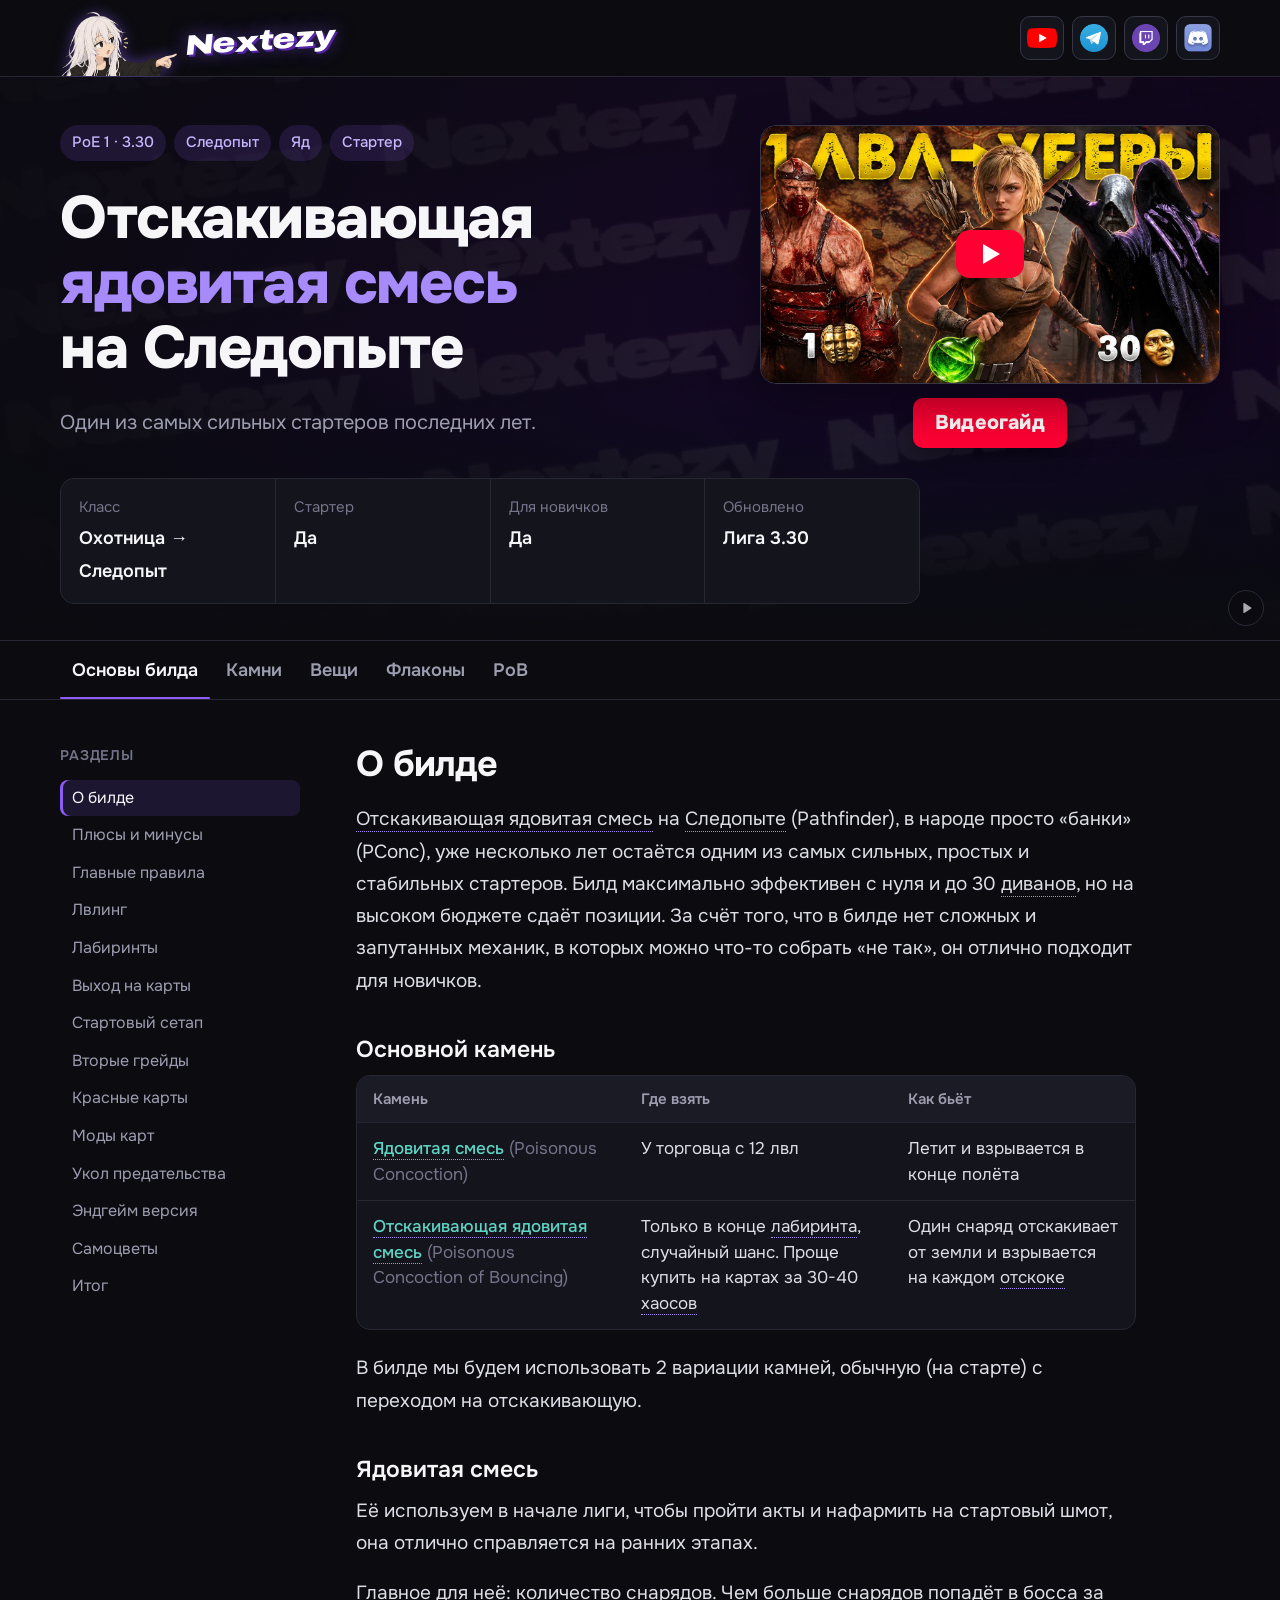
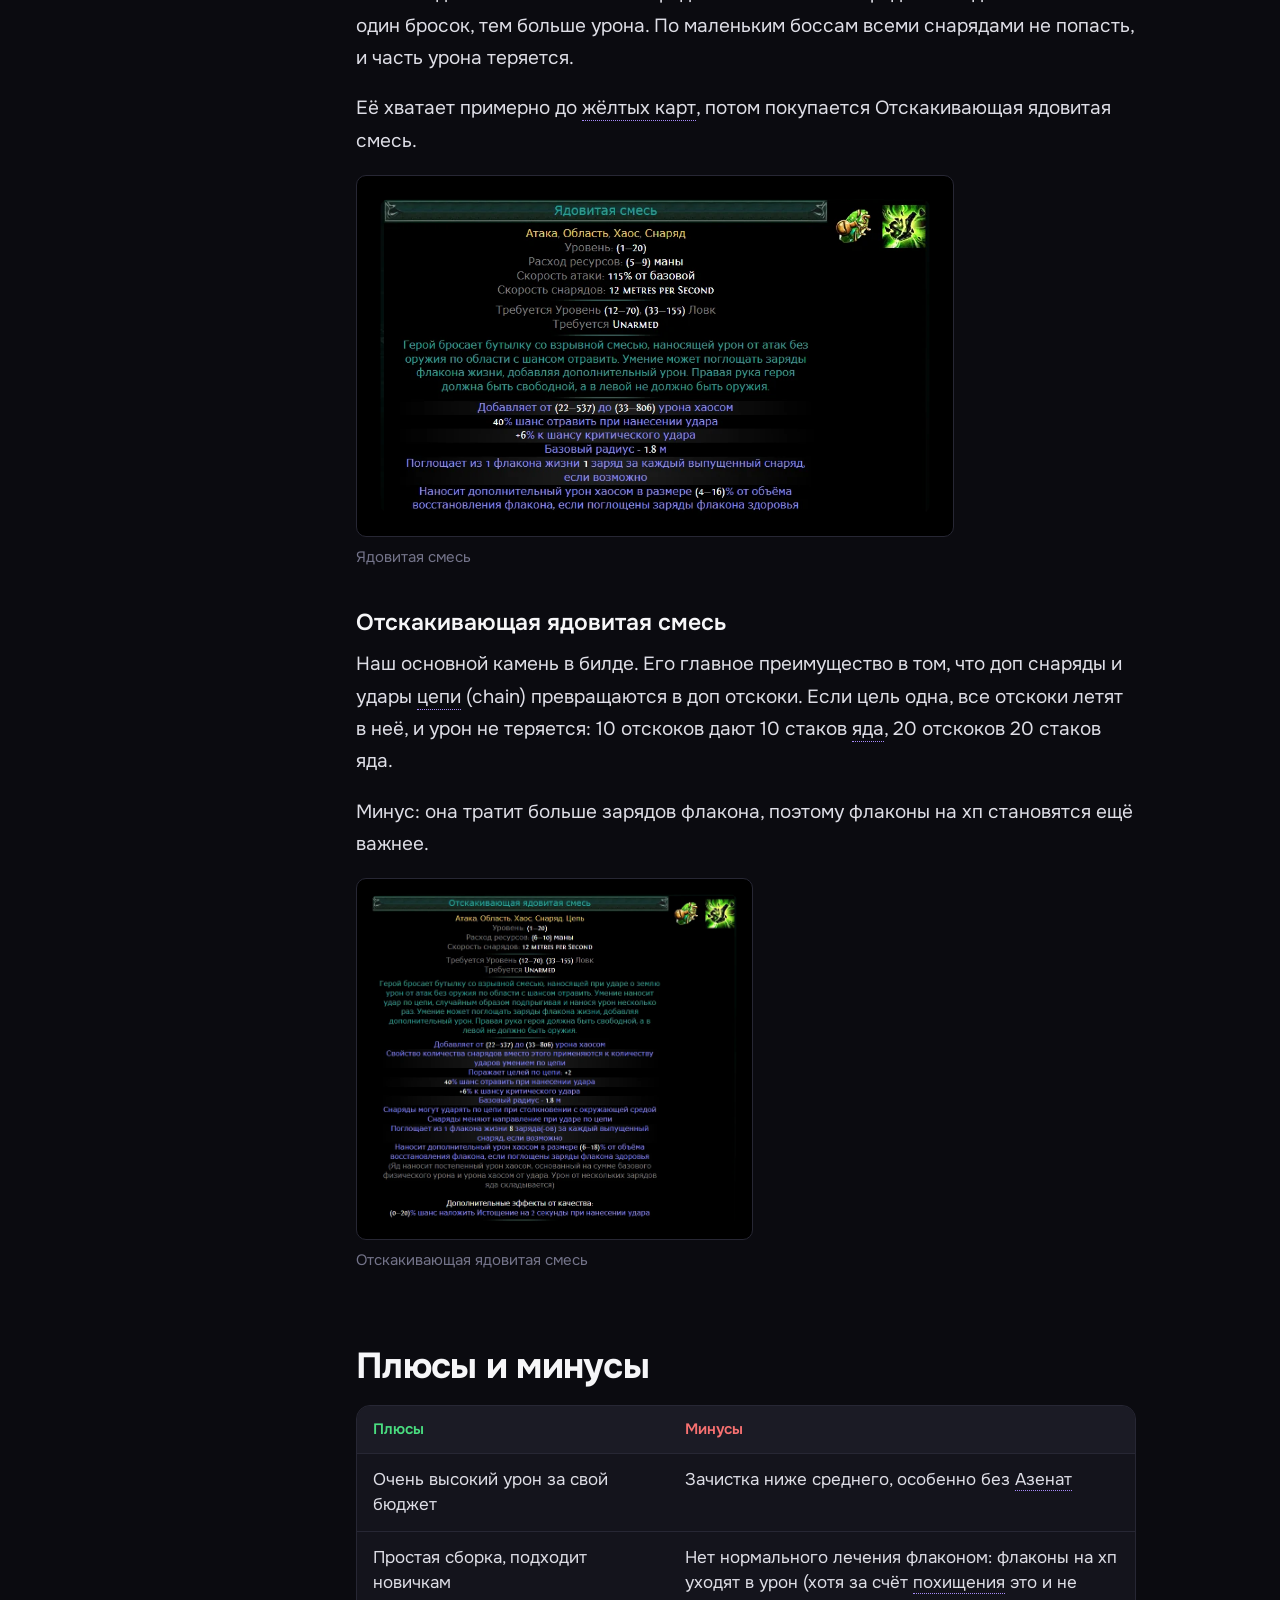
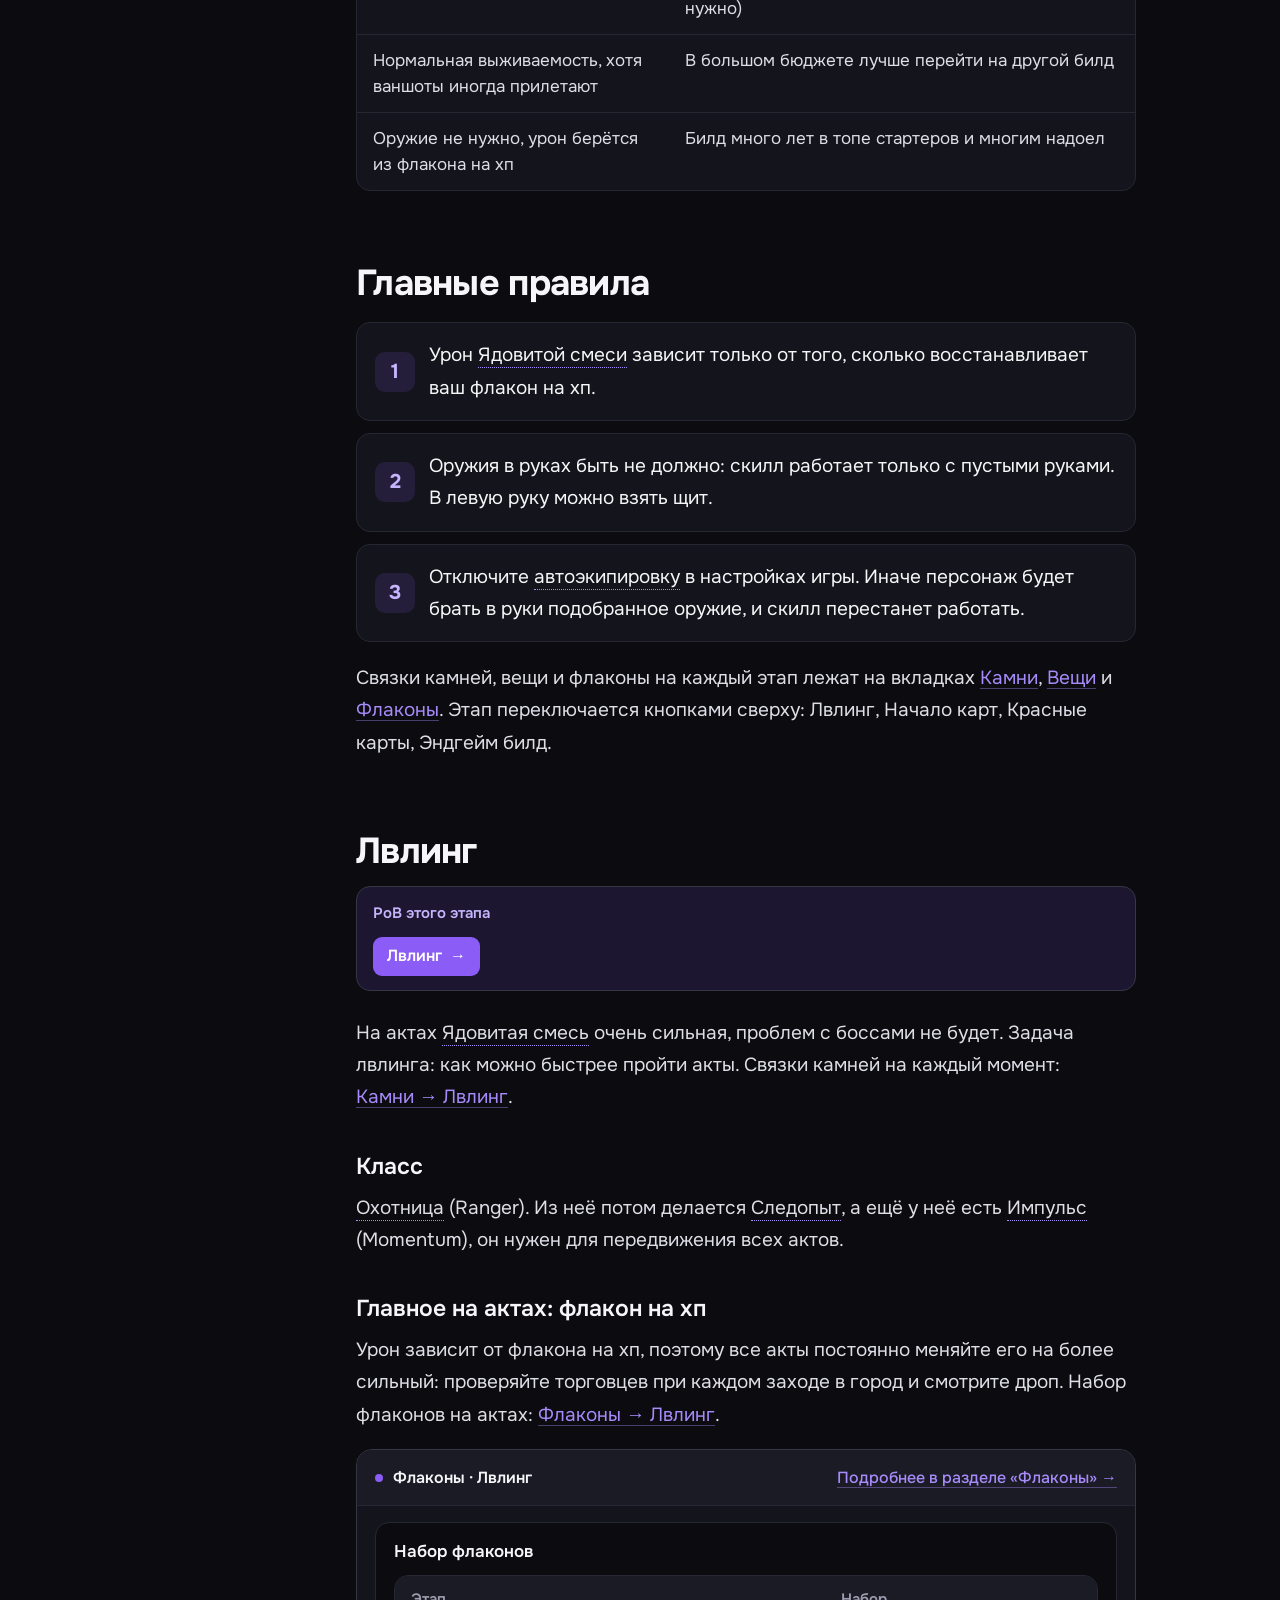
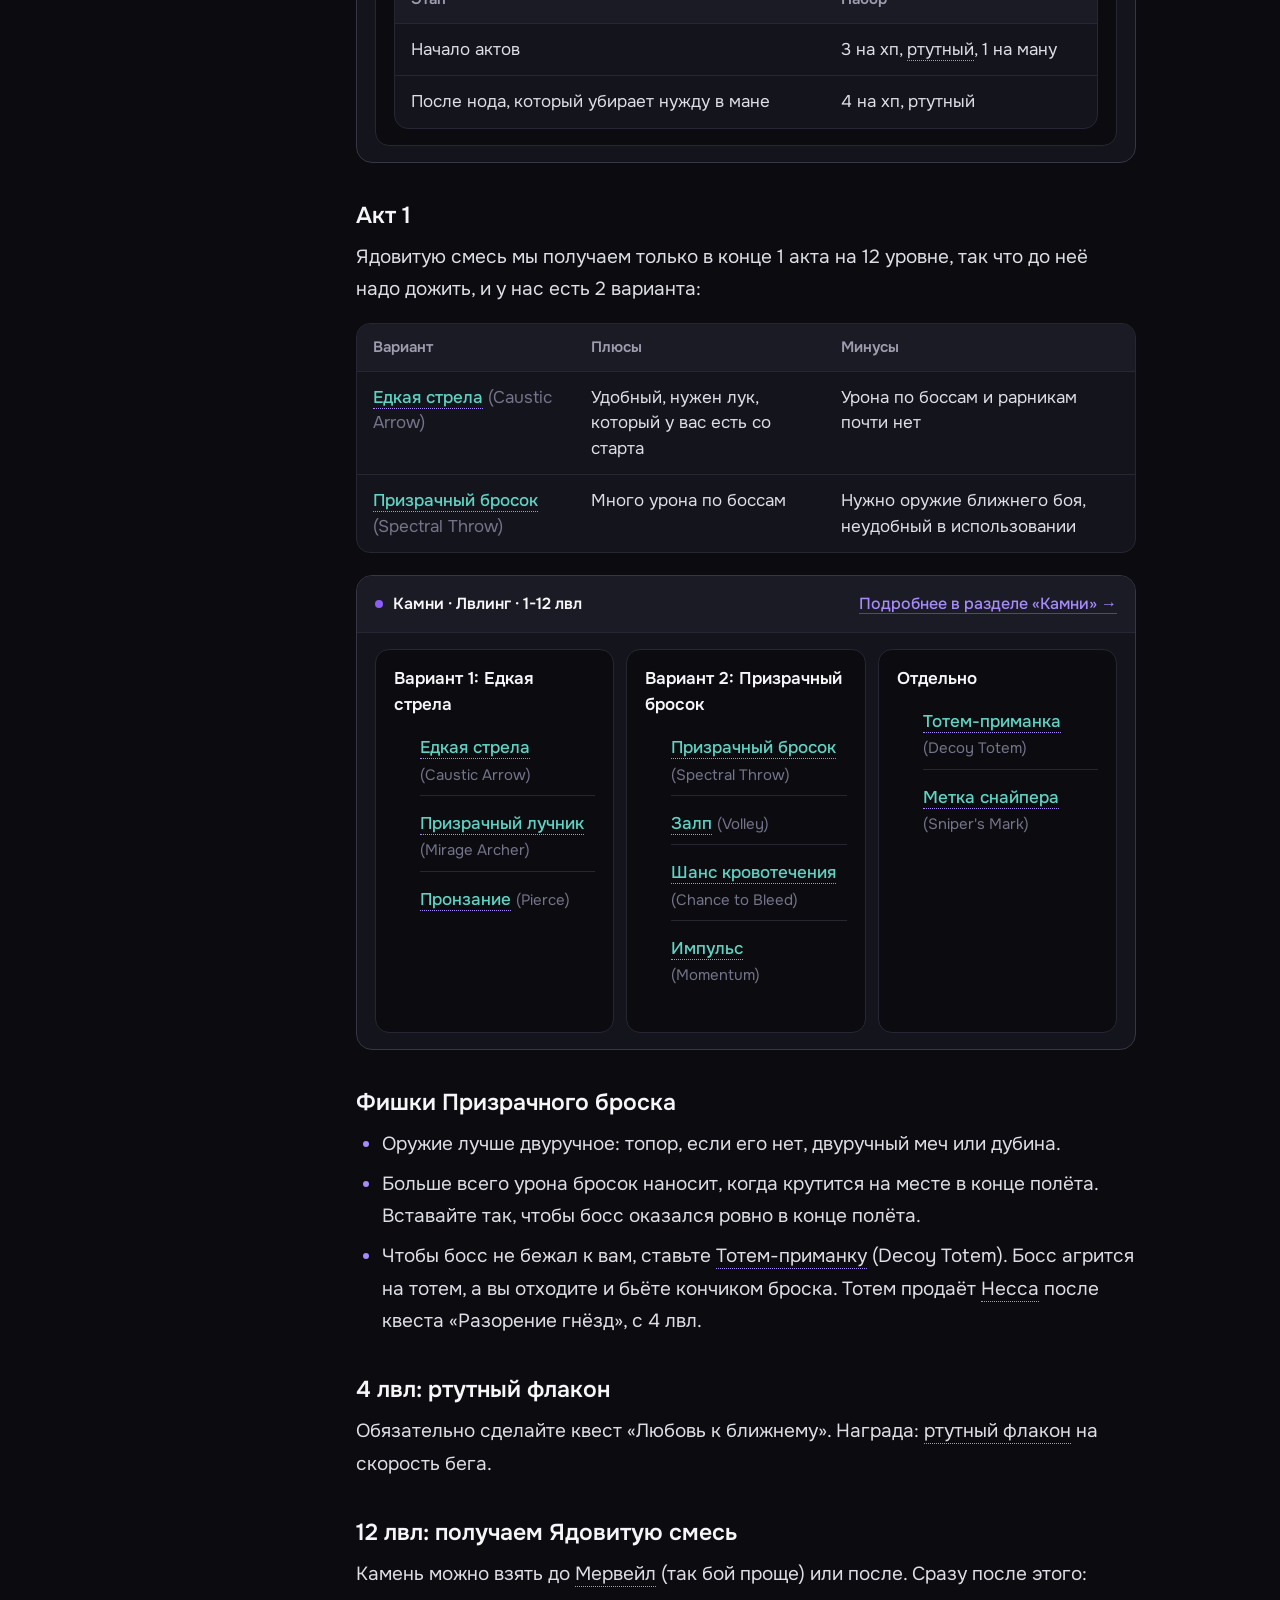
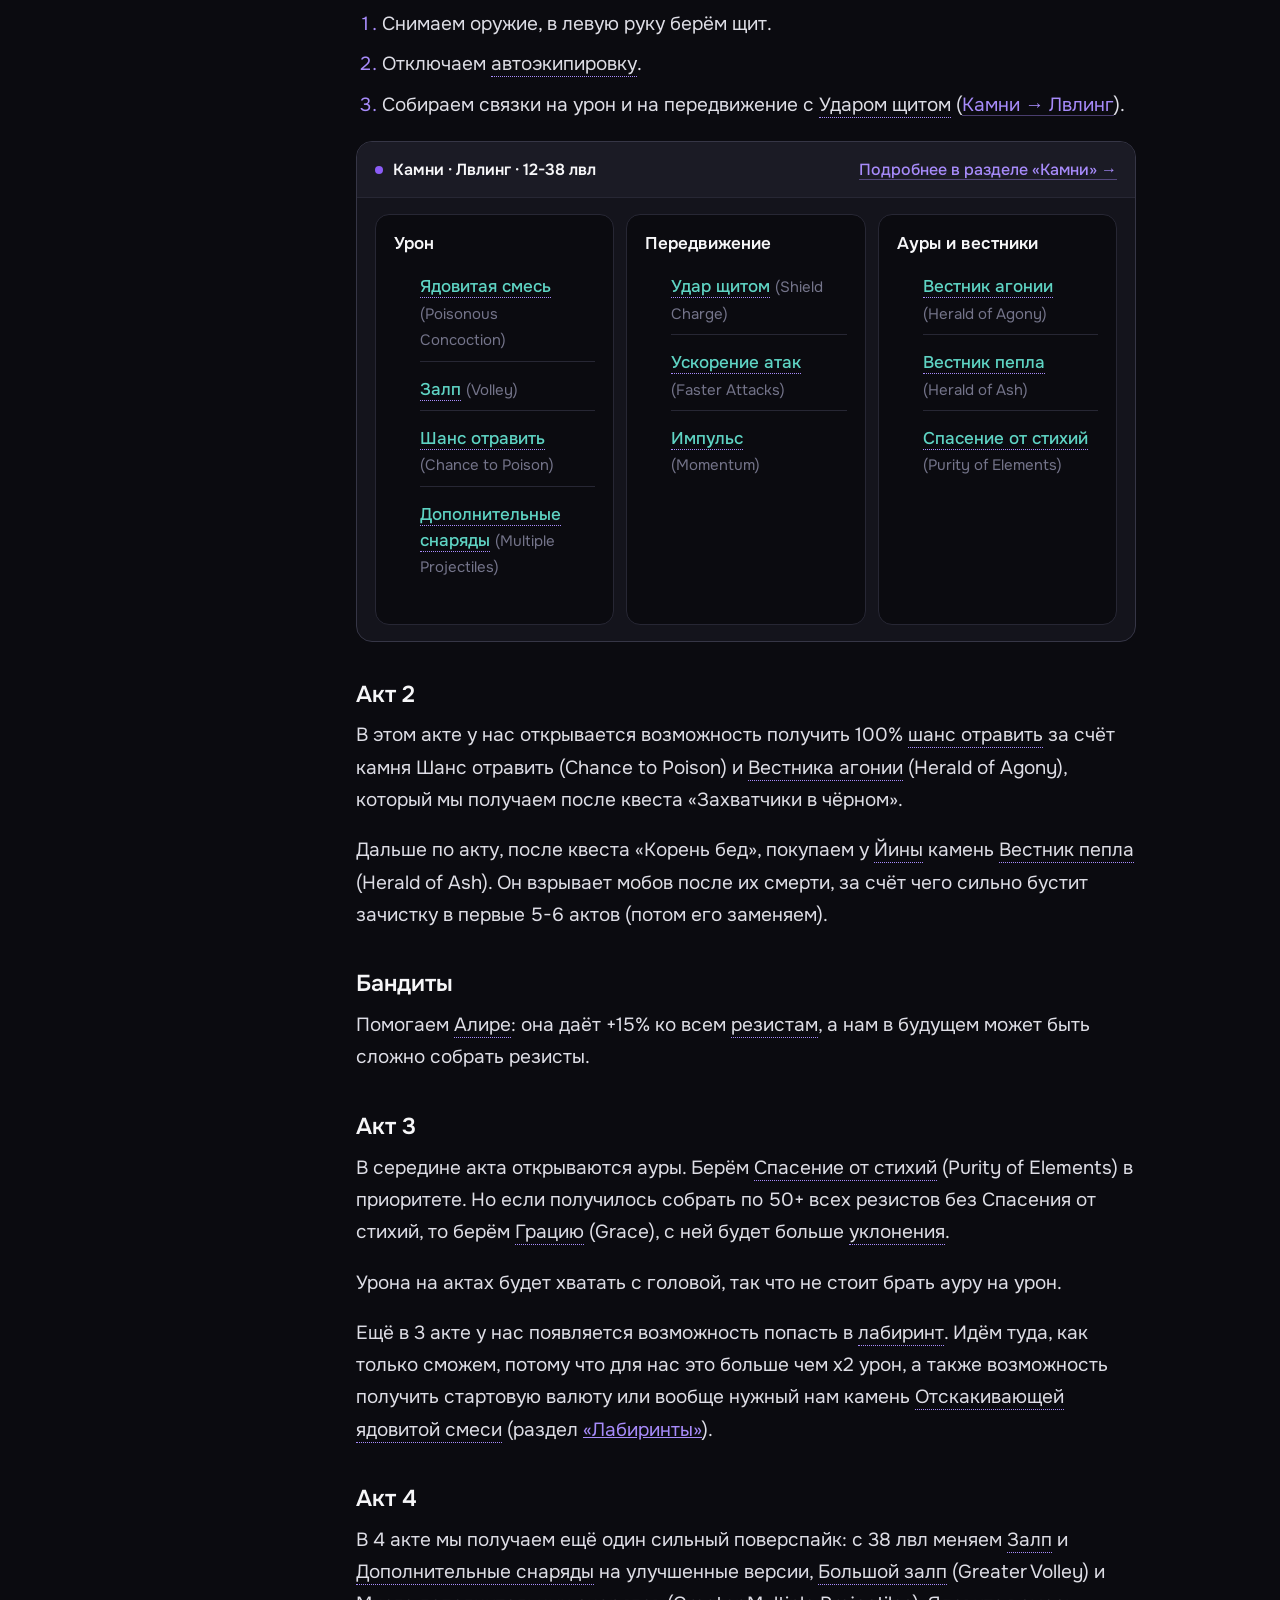
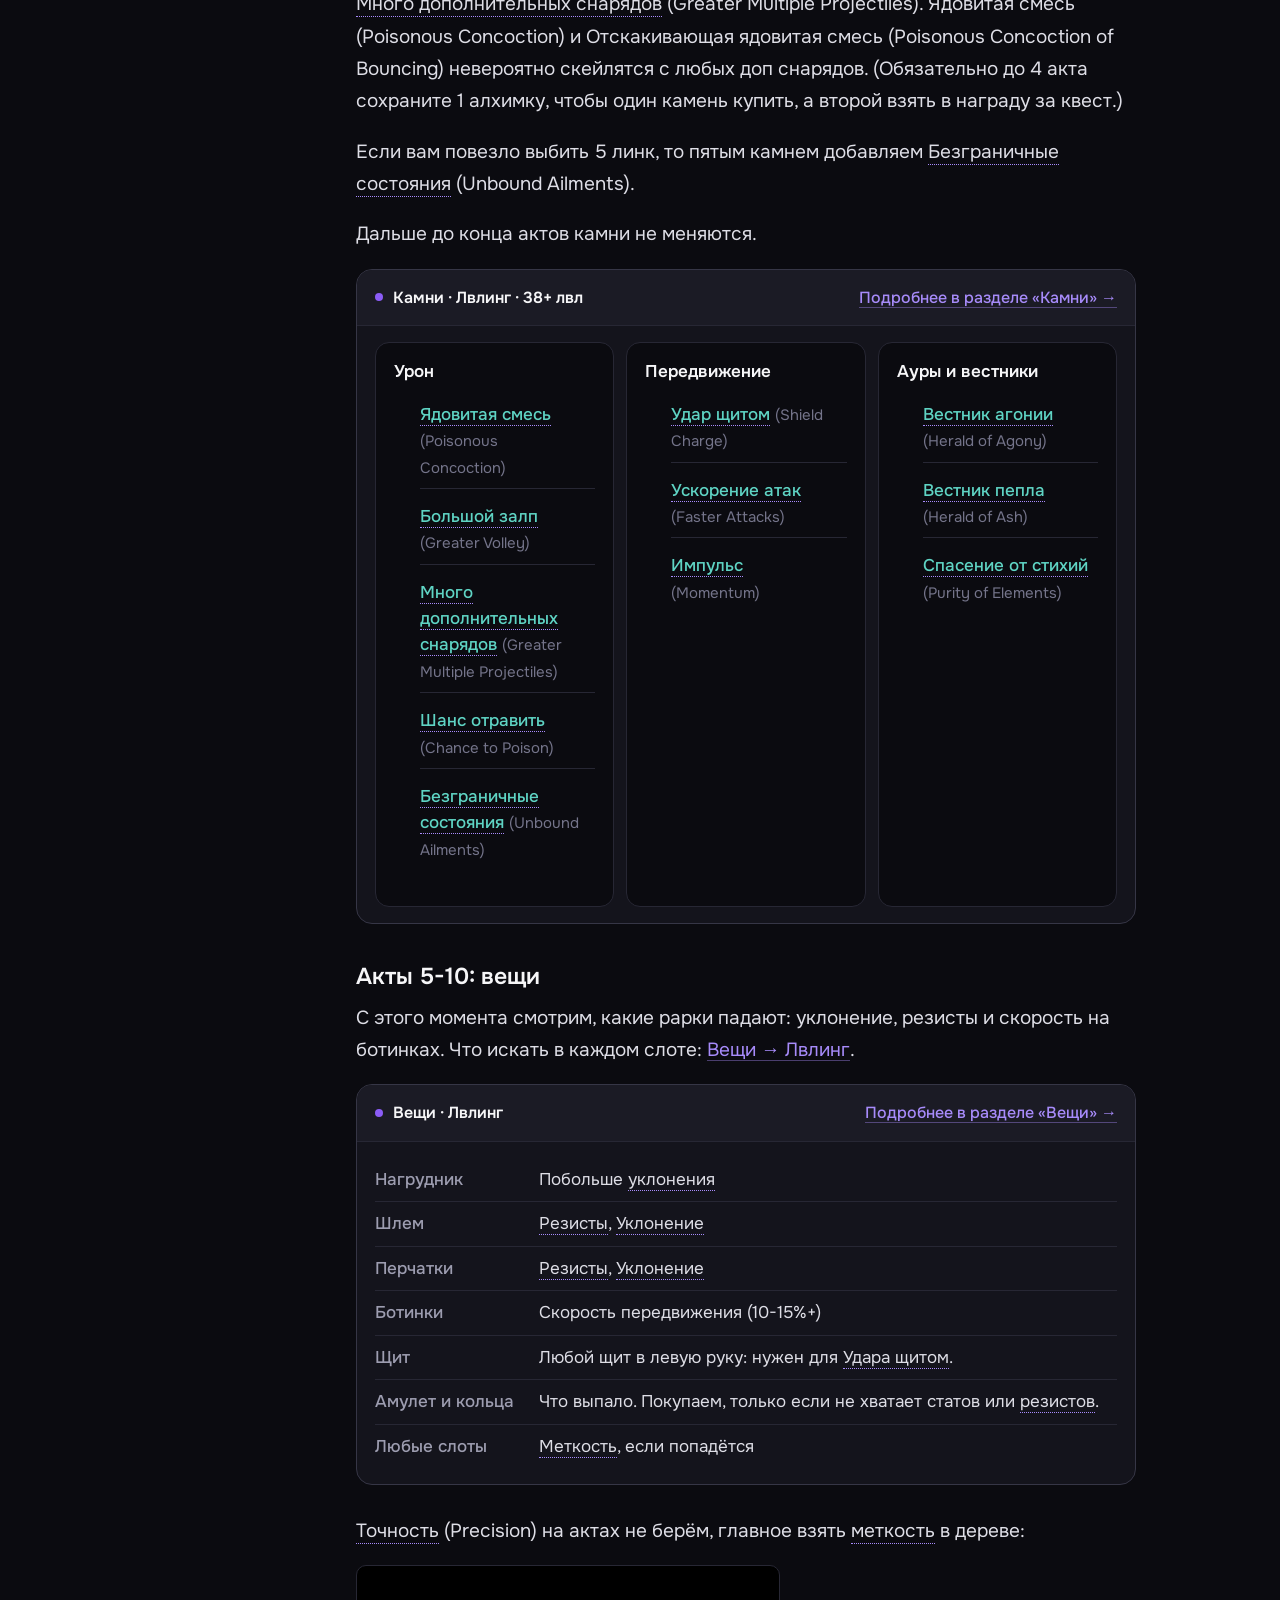
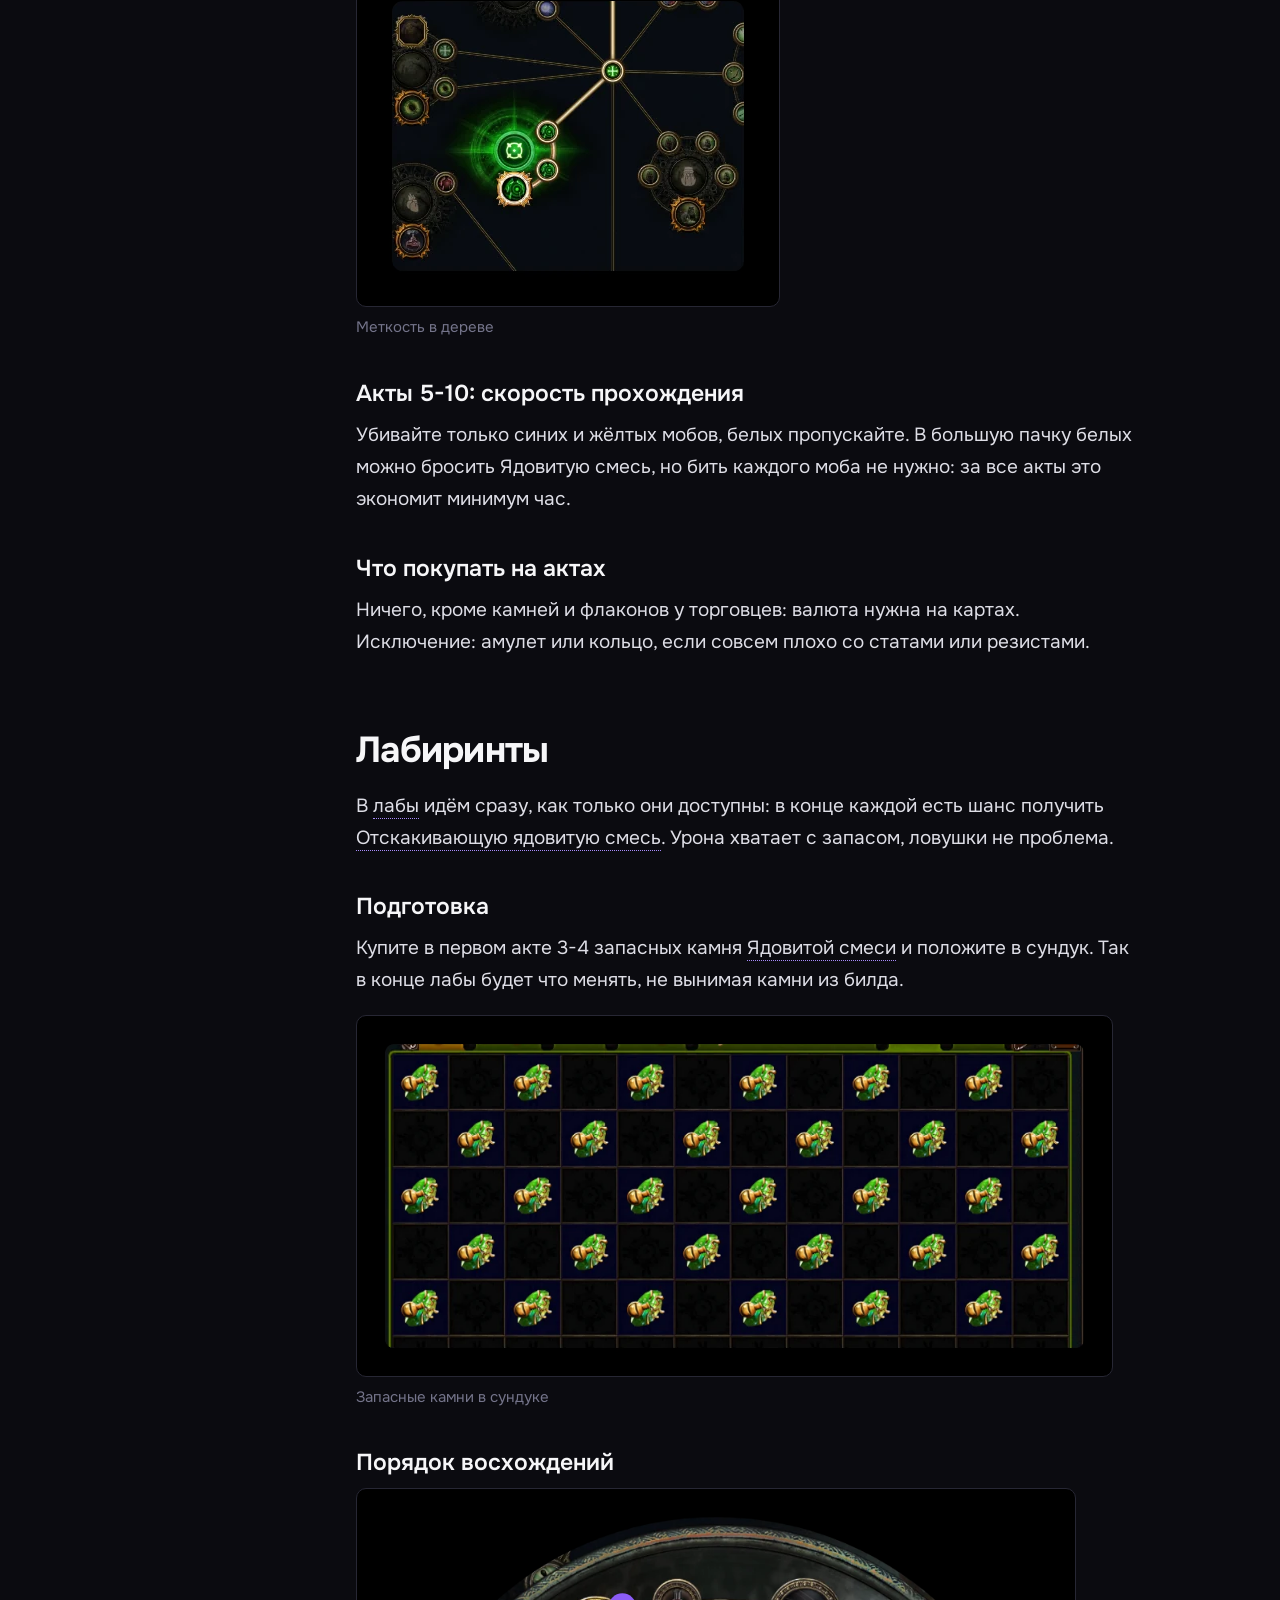
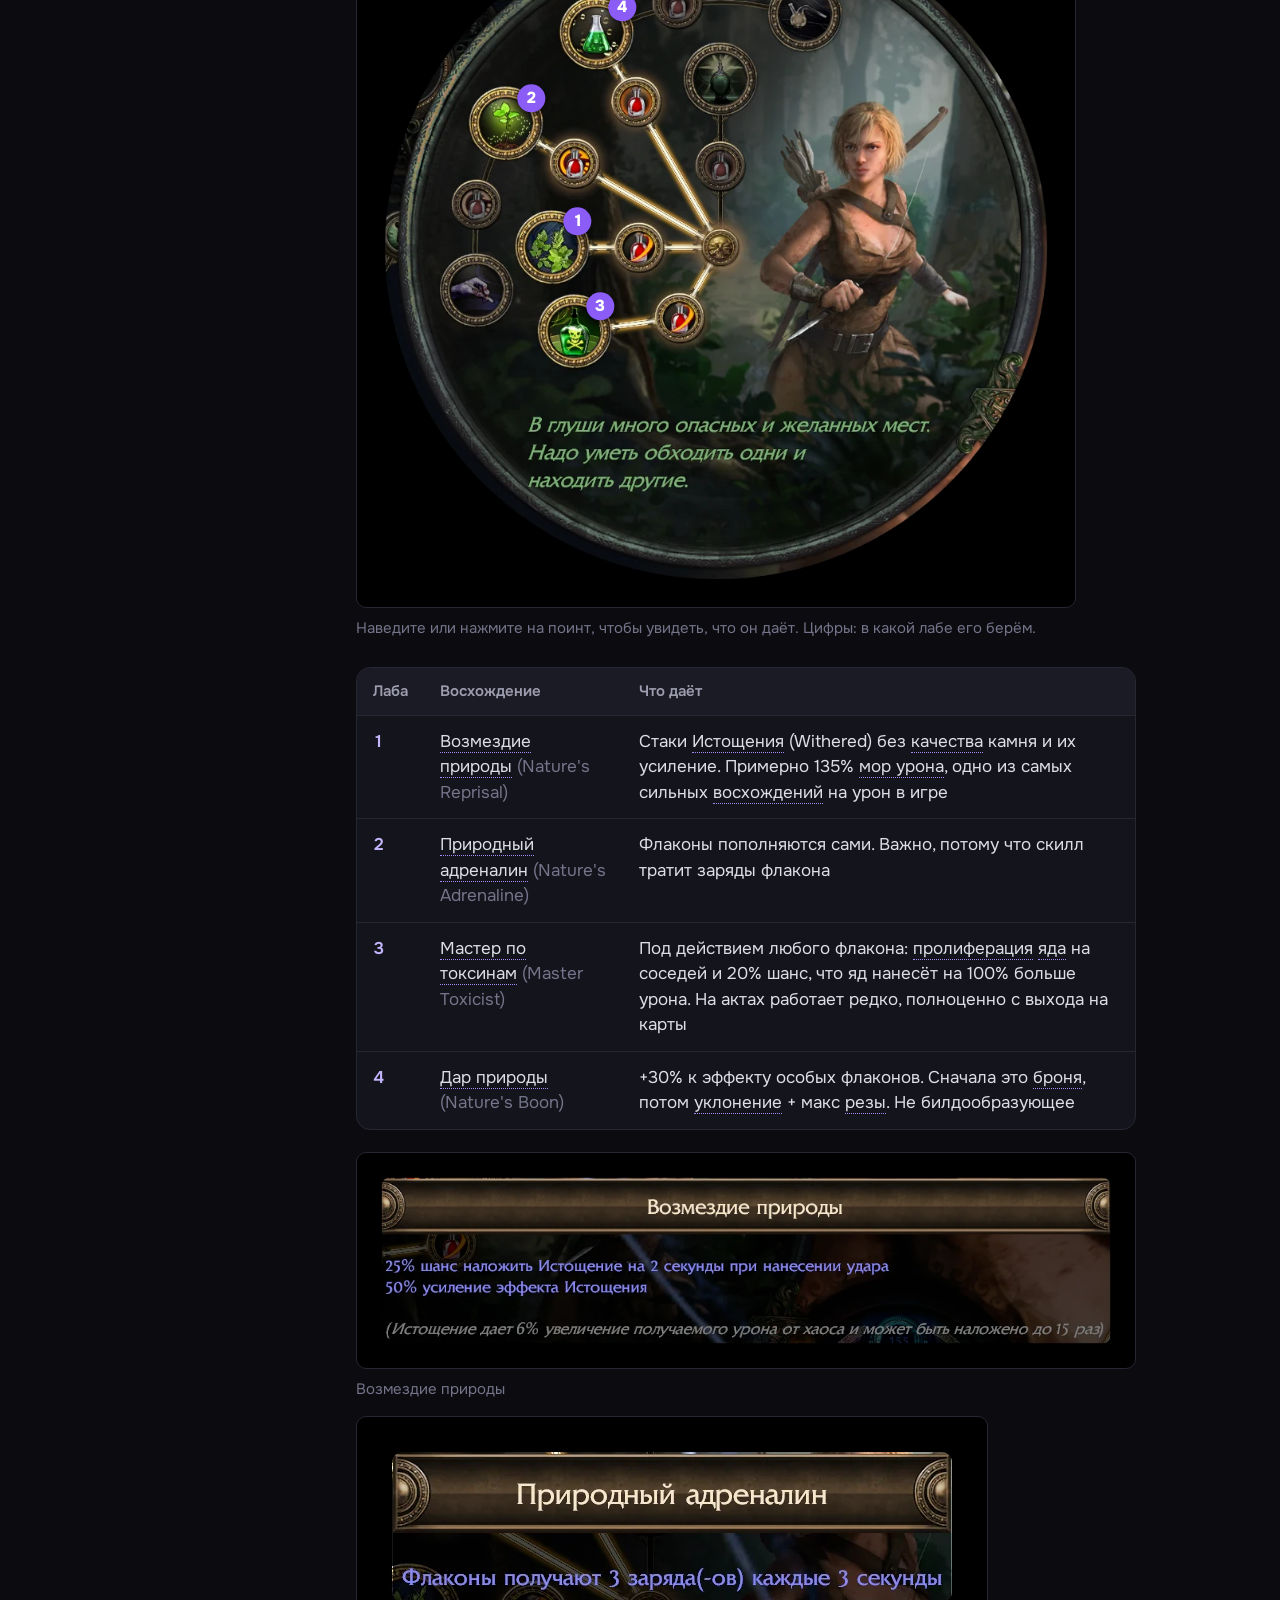
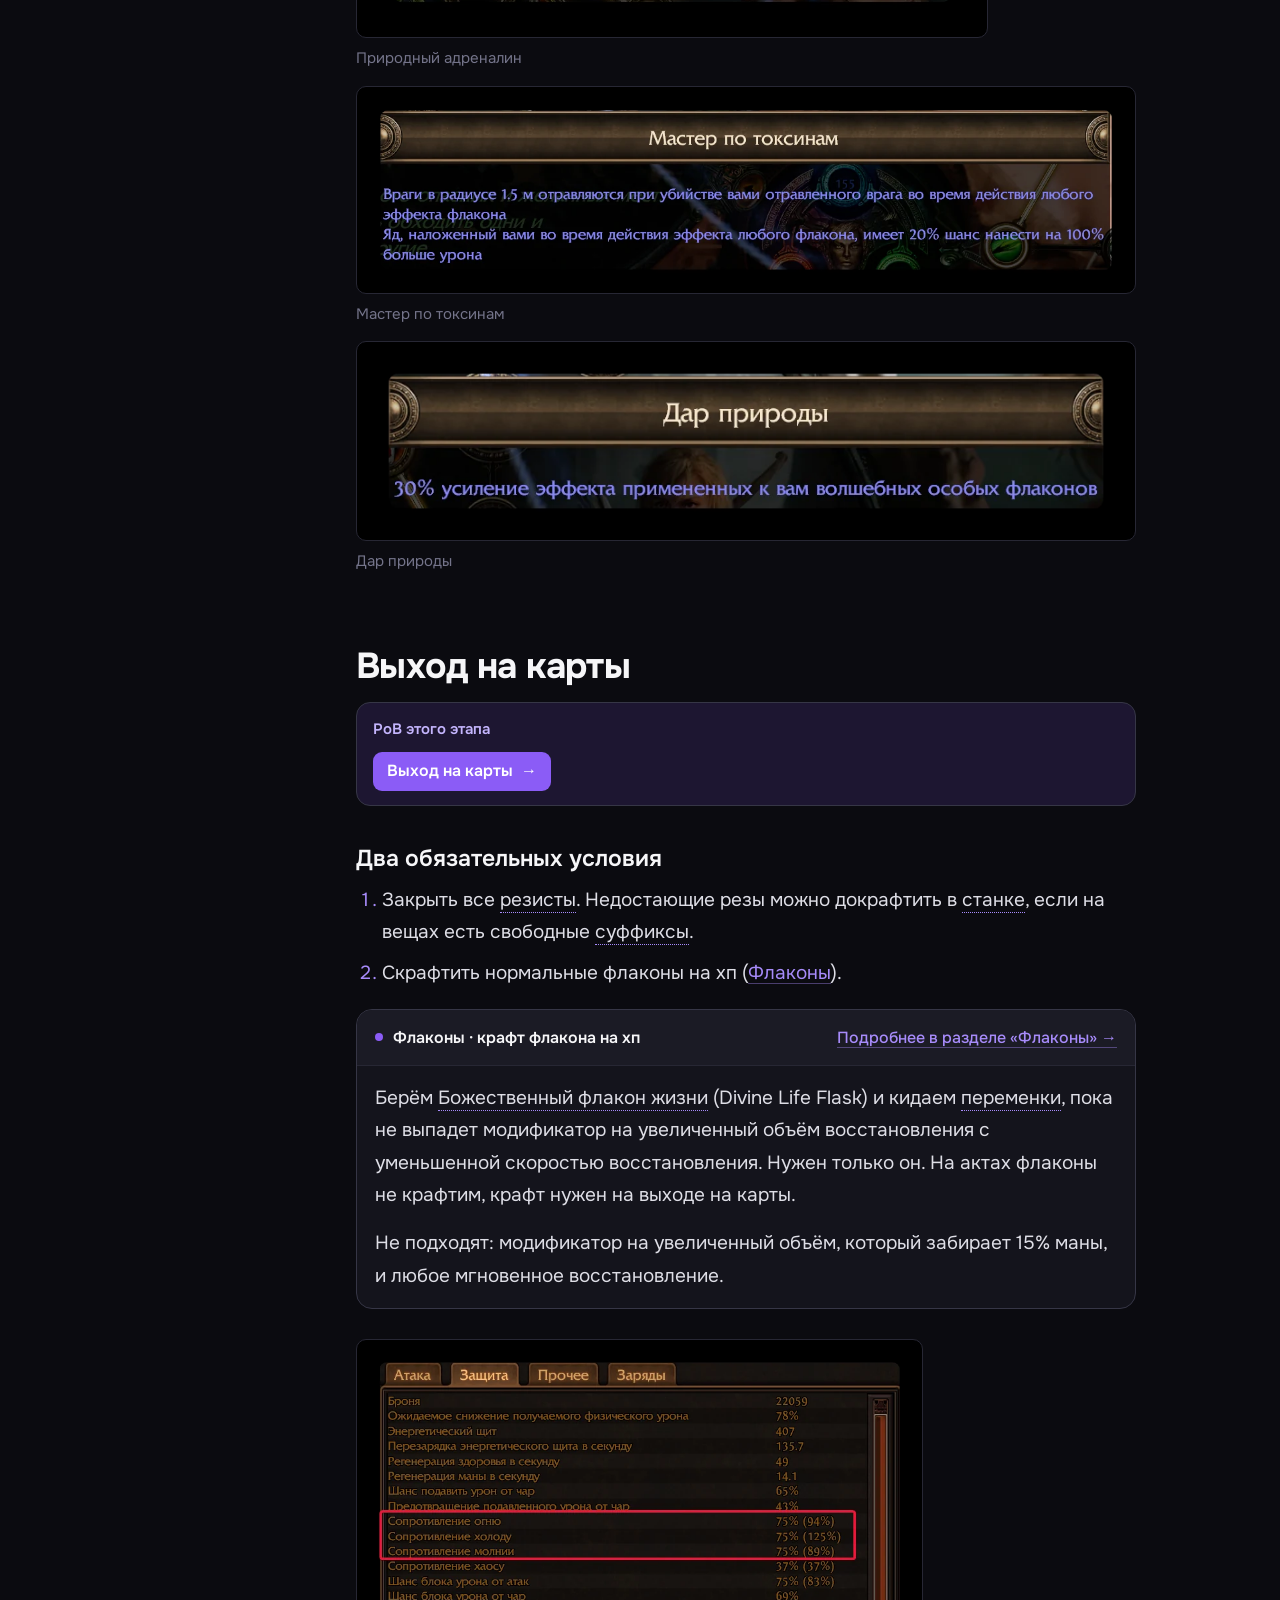
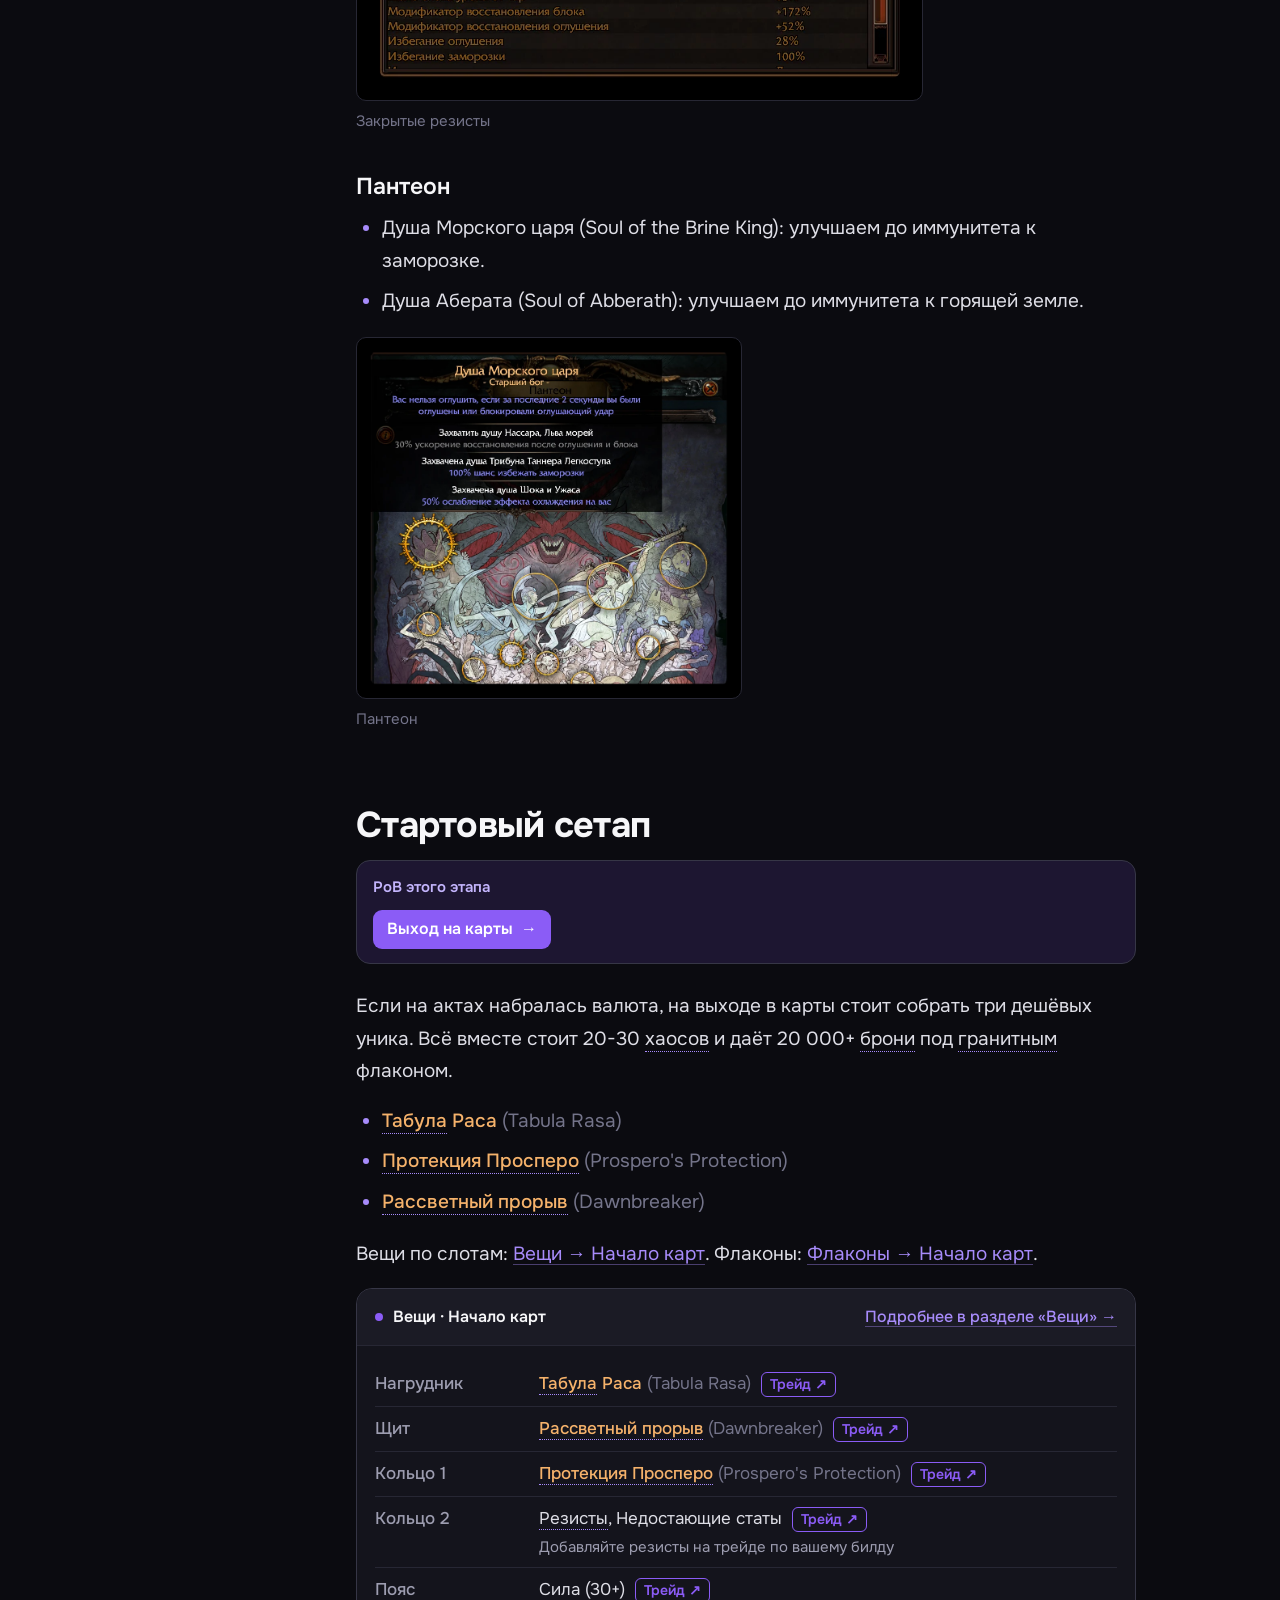
<file: pconc/index.html>
<!doctype html>
<html lang="ru">
<head>
<!-- Google tag (gtag.js) -->
<script async src="https://www.googletagmanager.com/gtag/js?id=G-XQY86457FN"></script>
<script>
  window.dataLayer = window.dataLayer || [];
  function gtag(){dataLayer.push(arguments);}
  gtag('js', new Date());
  gtag('config', 'G-XQY86457FN');
</script>
<meta charset="utf-8">
<meta name="viewport" content="width=device-width,initial-scale=1,viewport-fit=cover">
<title>Банки (Отскакивающая ядовитая смесь) на Следопыте: гайд | Nextezy</title>
<meta name="description" content="Гайд на банки (PConc, Poisonous Concoction of Bouncing) на Следопыте для PoE 3.30: акты, лабы, карты, грейды и эндгейм версия.">
<meta property="og:title" content="Отскакивающая ядовитая смесь на Следопыте: гайд Nextezy">
<meta property="og:description" content="Акты, лабы, выход на карты, грейды по порядку и эндгейм версия. Связки камней, вещи и флаконы на каждый этап.">
<meta property="og:type" content="article">
<meta property="og:url" content="https://nextezy.com/pconc/">
<meta property="og:site_name" content="Nextezy">
<meta property="og:locale" content="ru_RU">
<meta property="og:image" content="https://nextezy.com/pconc/img/og.jpg?v=3">
<meta property="og:image:width" content="1280">
<meta property="og:image:height" content="720">
<meta name="twitter:card" content="summary_large_image">
<link rel="canonical" href="https://nextezy.com/pconc/">
<meta name="theme-color" content="#0b0b10">
<link rel="icon" href="/favicon.ico" sizes="48x48">
<link rel="icon" href="/assets/favicon-32.png" type="image/png" sizes="32x32">
<link rel="icon" href="/assets/icon-192.png" type="image/png" sizes="192x192">
<link rel="apple-touch-icon" href="/apple-touch-icon.png">
<link rel="manifest" href="/site.webmanifest">
<link rel="preload" href="../assets/fonts/onest-cyrillic-400-normal.woff2" as="font" type="font/woff2" crossorigin>
<link rel="stylesheet" href="../assets/style.css?v=20261117-1">
</head>
<body>
<header class="top"><div class="wrap">
  <a class="brand" aria-label="Nextezy, на главную" href="../"><img class="brand-pic" src="/assets/sextezy-point.webp?v=2" alt="" width="365" height="200"><span class="logo">Nextezy</span></a>
  <nav class="soc" aria-label="Nextezy в соцсетях">
    <a href="https://www.youtube.com/@Nextezy/videos" target="_blank" rel="noopener" title="YouTube" aria-label="YouTube"><img src="../assets/icon-youtube.png" alt="" width="30" height="21"></a>
    <a href="https://t.me/nextezy1" target="_blank" rel="noopener" title="Telegram" aria-label="Telegram"><img src="../assets/icon-telegram.png" alt="" width="28" height="28"></a>
    <a href="https://www.twitch.tv/nextezy1" target="_blank" rel="noopener" title="Twitch" aria-label="Twitch"><img src="../assets/icon-twitch.png" alt="" width="28" height="28"></a>
    <a href="https://discord.gg/pRnzf7ZGDk" target="_blank" rel="noopener" title="Discord" aria-label="Discord"><img src="../assets/icon-discord.png" alt="" width="28" height="28"></a>
  </nav></div></header>

<section class="hero"><div class="hero-bg" data-video="../assets/hero.mp4?v=2" aria-hidden="true"></div><div class="wrap has-thumb">
  <div class="crumbs"><span class="chip">PoE 1 · 3.30</span><span class="chip">Следопыт</span><span class="chip">Яд</span><span class="chip">Стартер</span></div>
  <h1>Отскакивающая <em>ядовитая смесь</em> на Следопыте</h1>
  <p class="lead">Один из самых сильных стартеров последних лет.</p>
  <div class="vid"><a class="thumb" href="https://www.youtube.com/watch?v=Hnzim144cfk" target="_blank" rel="noopener" aria-label="Смотреть видео на YouTube"><img src="img/preview.webp?v=4" alt="Превью видео" width="1280" height="720"><span class="play" aria-hidden="true"></span></a><a class="vcap" href="https://www.youtube.com/watch?v=Hnzim144cfk" target="_blank" rel="noopener">Видеогайд</a></div>
  <div class="facts">
    <div class="fact"><small>Класс</small><b>Охотница → Следопыт</b></div>
    <div class="fact"><small>Стартер</small><b>Да</b></div>
    <div class="fact"><small>Для новичков</small><b>Да</b></div>
    <div class="fact"><small>Обновлено</small><b>Лига 3.30</b></div>
  </div>
</div></section>

<div class="tabsbar"><div class="wrap">
  <div class="tabs" role="tablist" aria-label="Части гайда">
    <button class="tab" role="tab" id="t-guide" data-tab="guide" aria-selected="true"><span class="tab-long">Основы билда</span><span class="tab-short">Основы</span></button>
    <button class="tab" role="tab" id="t-gems" data-tab="gems" aria-selected="false">Камни</button>
    <button class="tab" role="tab" id="t-items" data-tab="items" aria-selected="false">Вещи</button>
    <button class="tab" role="tab" id="t-flasks" data-tab="flasks" aria-selected="false">Флаконы</button>
    <button class="tab" role="tab" id="t-pob" data-tab="pob" aria-selected="false">PoB</button>
  </div>
  <div class="stages" id="stages" hidden aria-label="Этап">
    <button class="stage" data-stage="lvl">Лвлинг</button>
    <button class="stage" data-stage="maps">Начало карт</button>
    <button class="stage" data-stage="red">Красные карты</button>
    <button class="stage" data-stage="end">Эндгейм билд</button>
  </div>
</div></div>

<main>
<section class="wrap" id="p-guide" role="tabpanel" aria-labelledby="t-guide">
  <div class="guide">
    <aside class="rail"><h4>Разделы</h4><ol id="toc"></ol></aside>
    <article class="prose" id="guidetext">


<h2 id="about">О билде</h2>
<p>Отскакивающая ядовитая смесь на Следопыте (Pathfinder), в народе просто «банки» (PConc), уже несколько лет остаётся одним из самых сильных, простых и стабильных стартеров. Билд максимально эффективен с нуля и до 30 диванов, но на высоком бюджете сдаёт позиции. За счёт того, что в билде нет сложных и запутанных механик, в которых можно что-то собрать «не так», он отлично подходит для новичков.</p>

<h3>Основной камень</h3>
<div class="tbl"><table>
<tr><th>Камень</th><th>Где взять</th><th>Как бьёт</th></tr>
<tr><td><span class="g">Ядовитая смесь</span> <span class="en">(Poisonous Concoction)</span></td><td>У торговца с 12 лвл</td><td>Летит и взрывается в конце полёта</td></tr>
<tr><td><span class="g">Отскакивающая ядовитая смесь</span> <span class="en">(Poisonous Concoction of Bouncing)</span></td><td>Только в конце лабиринта, случайный шанс. Проще купить на картах за 30-40 хаосов</td><td>Один снаряд отскакивает от земли и взрывается на каждом отскоке</td></tr>
</table></div>
<p>В билде мы будем использовать 2 вариации камней, обычную (на старте) с переходом на отскакивающую.</p>

<h3>Ядовитая смесь</h3>
<p>Её используем в начале лиги, чтобы пройти акты и нафармить на стартовый шмот, она отлично справляется на ранних этапах.</p>
<p>Главное для неё: количество снарядов. Чем больше снарядов попадёт в босса за один бросок, тем больше урона. По маленьким боссам всеми снарядами не попасть, и часть урона теряется.</p>
<p>Её хватает примерно до жёлтых карт, потом покупается Отскакивающая ядовитая смесь.</p>
<div class="shots"><figure class="shot"><button type="button" aria-label="Открыть: Ядовитая смесь"><img src="img/smes.webp" alt="Ядовитая смесь" loading="lazy"></button><figcaption>Ядовитая смесь</figcaption></figure></div>

<h3>Отскакивающая ядовитая смесь</h3>
<p>Наш основной камень в билде. Его главное преимущество в том, что доп снаряды и удары цепи (chain) превращаются в доп отскоки. Если цель одна, все отскоки летят в неё, и урон не теряется: 10 отскоков дают 10 стаков яда, 20 отскоков 20 стаков яда.</p>
<p>Минус: она тратит больше зарядов флакона, поэтому флаконы на хп становятся ещё важнее.</p>
<div class="shots"><figure class="shot"><button type="button" aria-label="Открыть: Отскакивающая ядовитая смесь"><img src="img/bounce.webp" alt="Отскакивающая ядовитая смесь" loading="lazy"></button><figcaption>Отскакивающая ядовитая смесь</figcaption></figure></div>

<h2 id="proscons">Плюсы и минусы</h2>
<div class="tbl"><table class="pm">
<tr><th>Плюсы</th><th>Минусы</th></tr>
<tr><td>Очень высокий урон за свой бюджет</td><td>Зачистка ниже среднего, особенно без Азенат</td></tr>
<tr><td>Простая сборка, подходит новичкам</td><td>Нет нормального лечения флаконом: флаконы на хп уходят в урон (хотя за счёт похищения это и не нужно)</td></tr>
<tr><td>Нормальная выживаемость, хотя ваншоты иногда прилетают</td><td>В большом бюджете лучше перейти на другой билд</td></tr>
<tr><td>Оружие не нужно, урон берётся из флакона на хп</td><td>Билд много лет в топе стартеров и многим надоел</td></tr>
</table></div>

<h2 id="rules">Главные правила</h2>
<ol class="rules">
<li><span>Урон Ядовитой смеси зависит только от того, сколько восстанавливает ваш флакон на хп.</span></li>
<li><span>Оружия в руках быть не должно: скилл работает только с пустыми руками. В левую руку можно взять щит.</span></li>
<li><span>Отключите автоэкипировку в настройках игры. Иначе персонаж будет брать в руки подобранное оружие, и скилл перестанет работать.</span></li>
</ol>
<p>Связки камней, вещи и флаконы на каждый этап лежат на вкладках <button class="go" data-go="gems:lvl">Камни</button>, <button class="go" data-go="items:lvl">Вещи</button> и <button class="go" data-go="flasks:lvl">Флаконы</button>. Этап переключается кнопками сверху: Лвлинг, Начало карт, Красные карты, Эндгейм билд.</p>

<h2 id="leveling">Лвлинг</h2>
<div class="pob" data-pob="lvl"></div>
<p>На актах Ядовитая смесь очень сильная, проблем с боссами не будет. Задача лвлинга: как можно быстрее пройти акты. Связки камней на каждый момент: <button class="go" data-go="gems:lvl">Камни → Лвлинг</button>.</p>
<h3>Класс</h3>
<p>Охотница (Ranger). Из неё потом делается Следопыт, а ещё у неё есть Импульс (Momentum), он нужен для передвижения всех актов.</p>
<h3>Главное на актах: флакон на хп</h3>
<p>Урон зависит от флакона на хп, поэтому все акты постоянно меняйте его на более сильный: проверяйте торговцев при каждом заходе в город и смотрите дроп. Набор флаконов на актах: <button class="go" data-go="flasks:lvl">Флаконы → Лвлинг</button>.</p>
<div class="ins" data-k="flasks" data-s="lvl" data-ids="fl-lvl"></div>
<h3>Акт 1</h3>
<p>Ядовитую смесь мы получаем только в конце 1 акта на 12 уровне, так что до неё надо дожить, и у нас есть 2 варианта:</p>
<div class="tbl"><table>
<tr><th>Вариант</th><th>Плюсы</th><th>Минусы</th></tr>
<tr><td><span class="g">Едкая стрела</span> <span class="en">(Caustic Arrow)</span></td><td>Удобный, нужен лук, который у вас есть со старта</td><td>Урона по боссам и рарникам почти нет</td></tr>
<tr><td><span class="g">Призрачный бросок</span> <span class="en">(Spectral Throw)</span></td><td>Много урона по боссам</td><td>Нужно оружие ближнего боя, неудобный в использовании</td></tr>
</table></div>
<div class="ins" data-k="gems" data-s="lvl" data-ids="lvl-v1,lvl-v2,lvl-extra"></div>
<h3>Фишки Призрачного броска</h3>
<ul>
<li>Оружие лучше двуручное: топор, если его нет, двуручный меч или дубина.</li>
<li>Больше всего урона бросок наносит, когда крутится на месте в конце полёта. Вставайте так, чтобы босс оказался ровно в конце полёта.</li>
<li>Чтобы босс не бежал к вам, ставьте Тотем-приманку (Decoy Totem). Босс агрится на тотем, а вы отходите и бьёте кончиком броска. Тотем продаёт Несса после квеста «Разорение гнёзд», с 4 лвл.</li>
</ul>
<h3>4 лвл: ртутный флакон</h3>
<p>Обязательно сделайте квест «Любовь к ближнему». Награда: ртутный флакон на скорость бега.</p>
<h3>12 лвл: получаем Ядовитую смесь</h3>
<p>Камень можно взять до Мервейл (так бой проще) или после. Сразу после этого:</p>
<ol>
<li>Снимаем оружие, в левую руку берём щит.</li>
<li>Отключаем автоэкипировку.</li>
<li>Собираем связки на урон и на передвижение с Ударом щитом (<button class="go" data-go="gems:lvl">Камни → Лвлинг</button>).</li>
</ol>
<div class="ins" data-k="gems" data-s="lvl" data-ids="lvl12-dmg,lvl12-move,lvl12-aura"></div>
<h3>Акт 2</h3>
<p>В этом акте у нас открывается возможность получить 100% шанс отравить за счёт камня Шанс отравить (Chance to Poison) и Вестника агонии (Herald of Agony), который мы получаем после квеста «Захватчики в чёрном».</p>
<p>Дальше по акту, после квеста «Корень бед», покупаем у Йины камень Вестник пепла (Herald of Ash). Он взрывает мобов после их смерти, за счёт чего сильно бустит зачистку в первые 5-6 актов (потом его заменяем).</p>
<h3>Бандиты</h3>
<p>Помогаем Алире: она даёт +15% ко всем резистам, а нам в будущем может быть сложно собрать резисты.</p>
<h3>Акт 3</h3>
<p>В середине акта открываются ауры. Берём Спасение от стихий (Purity of Elements) в приоритете. Но если получилось собрать по 50+ всех резистов без Спасения от стихий, то берём Грацию (Grace), с ней будет больше уклонения.</p>
<p>Урона на актах будет хватать с головой, так что не стоит брать ауру на урон.</p>
<p>Ещё в 3 акте у нас появляется возможность попасть в лабиринт. Идём туда, как только сможем, потому что для нас это больше чем х2 урон, а также возможность получить стартовую валюту или вообще нужный нам камень Отскакивающей ядовитой смеси (раздел <a href="#labs">«Лабиринты»</a>).</p>
<h3>Акт 4</h3>
<p>В 4 акте мы получаем ещё один сильный поверспайк: с 38 лвл меняем Залп и Дополнительные снаряды на улучшенные версии, Большой залп (Greater Volley) и Много дополнительных снарядов (Greater Multiple Projectiles). Ядовитая смесь (Poisonous Concoction) и Отскакивающая ядовитая смесь (Poisonous Concoction of Bouncing) невероятно скейлятся с любых доп снарядов. (Обязательно до 4 акта сохраните 1 алхимку, чтобы один камень купить, а второй взять в награду за квест.)</p>
<p>Если вам повезло выбить 5 линк, то пятым камнем добавляем Безграничные состояния (Unbound Ailments).</p>
<p>Дальше до конца актов камни не меняются.</p>
<div class="ins" data-k="gems" data-s="lvl" data-ids="lvl38-dmg,lvl38-move,lvl38-aura"></div>
<h3>Акты 5-10: вещи</h3>
<p>С этого момента смотрим, какие рарки падают: уклонение, резисты и скорость на ботинках. Что искать в каждом слоте: <button class="go" data-go="items:lvl">Вещи → Лвлинг</button>.</p>
<div class="ins" data-k="items" data-s="lvl" data-ids=""></div>
<p>Точность (Precision) на актах не берём, главное взять меткость в дереве:</p>
<div class="shots"><figure class="shot"><button type="button" aria-label="Открыть: Меткость в дереве"><img src="img/accuracy.webp" alt="Меткость в дереве" loading="lazy"></button><figcaption>Меткость в дереве</figcaption></figure></div>
<h3>Акты 5-10: скорость прохождения</h3>
<p>Убивайте только синих и жёлтых мобов, белых пропускайте. В большую пачку белых можно бросить Ядовитую смесь, но бить каждого моба не нужно: за все акты это экономит минимум час.</p>
<h3>Что покупать на актах</h3>
<p>Ничего, кроме камней и флаконов у торговцев: валюта нужна на картах. Исключение: амулет или кольцо, если совсем плохо со статами или резистами.</p>

<h2 id="labs">Лабиринты</h2>
<p>В лабы идём сразу, как только они доступны: в конце каждой есть шанс получить Отскакивающую ядовитую смесь. Урона хватает с запасом, ловушки не проблема.</p>
<h3>Подготовка</h3>
<p>Купите в первом акте 3-4 запасных камня Ядовитой смеси и положите в сундук. Так в конце лабы будет что менять, не вынимая камни из билда.</p>
<div class="shots"><figure class="shot"><button type="button" aria-label="Открыть: Запасные камни в сундуке"><img src="img/spare.webp" alt="Запасные камни в сундуке" loading="lazy"></button><figcaption>Запасные камни в сундуке</figcaption></figure></div>
<h3>Порядок восхождений</h3>
<div class="shots"><figure class="hsfig" data-hs="ascend"><div class="hsbox"><img src="img/ascend.webp" alt="Восхождения Следопыта" width="901" height="901" loading="lazy"></div><figcaption>Наведите или нажмите на поинт, чтобы увидеть, что он даёт. Цифры: в какой лабе его берём.</figcaption></figure></div>
<div class="tbl"><table>
<tr><th>Лаба</th><th>Восхождение</th><th>Что даёт</th></tr>
<tr><td class="num">1</td><td>Возмездие природы <span class="en">(Nature's Reprisal)</span></td><td>Стаки Истощения (Withered) без качества камня и их усиление. Примерно 135% мор урона, одно из самых сильных восхождений на урон в игре</td></tr>
<tr><td class="num">2</td><td>Природный адреналин <span class="en">(Nature's Adrenaline)</span></td><td>Флаконы пополняются сами. Важно, потому что скилл тратит заряды флакона</td></tr>
<tr><td class="num">3</td><td>Мастер по токсинам <span class="en">(Master Toxicist)</span></td><td>Под действием любого флакона: пролиферация яда на соседей и 20% шанс, что яд нанесёт на 100% больше урона. На актах работает редко, полноценно с выхода на карты</td></tr>
<tr><td class="num">4</td><td>Дар природы <span class="en">(Nature's Boon)</span></td><td>+30% к эффекту особых флаконов. Сначала это броня, потом уклонение + макс резы. Не билдообразующее</td></tr>
</table></div>
<div class="shots"><figure class="shot"><button type="button" aria-label="Открыть: Возмездие природы"><img src="img/asc1.webp" alt="Возмездие природы" loading="lazy"></button><figcaption>Возмездие природы</figcaption></figure><figure class="shot"><button type="button" aria-label="Открыть: Природный адреналин"><img src="img/asc2.webp" alt="Природный адреналин" loading="lazy"></button><figcaption>Природный адреналин</figcaption></figure><figure class="shot"><button type="button" aria-label="Открыть: Мастер по токсинам"><img src="img/asc3.webp" alt="Мастер по токсинам" loading="lazy"></button><figcaption>Мастер по токсинам</figcaption></figure><figure class="shot"><button type="button" aria-label="Открыть: Дар природы"><img src="img/asc4.webp" alt="Дар природы" loading="lazy"></button><figcaption>Дар природы</figcaption></figure></div>

<h2 id="maps">Выход на карты</h2>
<div class="pob" data-pob="maps"></div>
<h3>Два обязательных условия</h3>
<ol>
<li>Закрыть все резисты. Недостающие резы можно докрафтить в станке, если на вещах есть свободные суффиксы.</li>
<li>Скрафтить нормальные флаконы на хп (<button class="go" data-go="flasks:maps">Флаконы</button>).</li>
</ol>
<div class="ins" data-k="craft" data-s="maps" data-ids=""></div>
<div class="shots"><figure class="shot"><button type="button" aria-label="Открыть: Закрытые резисты"><img src="img/resists.webp" alt="Закрытые резисты" loading="lazy"></button><figcaption>Закрытые резисты</figcaption></figure></div>
<h3>Пантеон</h3>
<ul>
<li>Душа Морского царя (Soul of the Brine King): улучшаем до иммунитета к заморозке.</li>
<li>Душа Аберата (Soul of Abberath): улучшаем до иммунитета к горящей земле.</li>
</ul>
<div class="shots"><figure class="shot"><button type="button" aria-label="Открыть: Пантеон"><img src="img/pantheon.webp" alt="Пантеон" loading="lazy"></button><figcaption>Пантеон</figcaption></figure></div>
<h2 id="starter">Стартовый сетап</h2>
<div class="pob" data-pob="maps"></div>
<p>Если на актах набралась валюта, на выходе в карты стоит собрать три дешёвых уника. Всё вместе стоит 20-30 хаосов и даёт 20 000+ брони под гранитным флаконом.</p>
<ul>
<li><span class="u">Табула Раса</span> <span class="en">(Tabula Rasa)</span></li>
<li><span class="u">Протекция Просперо</span> <span class="en">(Prospero's Protection)</span></li>
<li><span class="u">Рассветный прорыв</span> <span class="en">(Dawnbreaker)</span></li>
</ul>
<p>Вещи по слотам: <button class="go" data-go="items:maps">Вещи → Начало карт</button>. Флаконы: <button class="go" data-go="flasks:maps">Флаконы → Начало карт</button>.</p>
<div class="ins" data-k="items" data-s="maps" data-ids=""></div>
<div class="ins" data-k="flasks" data-s="maps" data-ids="fl-maps"></div>
<div class="shots"><figure class="shot"><button type="button" aria-label="Открыть: Броня в сетапе с Табулой"><img src="img/armour.webp" alt="Броня в сетапе с Табулой" loading="lazy"></button><figcaption>Броня в сетапе с Табулой</figcaption></figure></div>
<h3>Табула Раса</h3>
<p>Белый 6-линк без брони, уклонения и статов, поэтому стоит почти ничего. Работает с Мастерством здоровья в дереве: +15% к максимуму здоровья, если на нагруднике нет свойств здоровья.</p>
<div class="shots"><figure class="shot"><button type="button" aria-label="Открыть: Табула Раса"><img src="img/tabula.webp" alt="Табула Раса" loading="lazy"></button><figcaption>Табула Раса</figcaption></figure><figure class="shot"><button type="button" aria-label="Открыть: Мастерство здоровья"><img src="img/lifemastery.webp" alt="Мастерство здоровья" loading="lazy"></button><figcaption>Мастерство здоровья</figcaption></figure></div>
<h3>Протекция Просперо</h3>
<p>Удваивает броню со щита, но убирает всю броню с нагрудника. У Табулы брони нет, так что мы ничего не теряем.</p>
<div class="shots"><figure class="shot"><button type="button" aria-label="Открыть: Протекция Просперо"><img src="img/prospero.webp" alt="Протекция Просперо" loading="lazy"></button><figcaption>Протекция Просперо</figcaption></figure></div>
<h3>Щит</h3>
<p>Нужен щит на 2000+ брони. Самый дешёвый вариант: Рассветный прорыв, уже через несколько часов лиги стоит 2-3 хаоса. Ему нужно 67 лвл, до этого берём любой жёлтый щит с максимумом брони за 1 хаос.</p>
<div class="shots"><figure class="shot"><button type="button" aria-label="Открыть: Рассветный прорыв"><img src="img/dawn.webp" alt="Рассветный прорыв" loading="lazy"></button><figcaption>Рассветный прорыв</figcaption></figure><figure class="shot"><button type="button" aria-label="Открыть: Жёлтый щит до 67 лвл"><img src="img/rareshield.webp" alt="Жёлтый щит до 67 лвл" loading="lazy"></button><figcaption>Жёлтый щит до 67 лвл</figcaption></figure></div>
<h3>Сила для Рассветного прорыва</h3>
<p>Щиту нужно 159 силы:</p>
<ul>
<li>повторите стартовое дерево 1 в 1;</li>
<li>немного силы даёт Протекция Просперо;</li>
<li>докупите пояс на 30+ силы (база пояса сама даёт до 35 силы, стоит копейки) или возьмите т2-т3 силу в другом слоте.</li>
</ul>
<div class="shots"><figure class="shot"><button type="button" aria-label="Открыть: Сила в дереве"><img src="img/strtree.webp" alt="Сила в дереве" loading="lazy"></button><figcaption>Сила в дереве</figcaption></figure><figure class="shot"><button type="button" aria-label="Открыть: Пояс с силой"><img src="img/strbelt.webp" alt="Пояс с силой" loading="lazy"></button><figcaption>Пояс с силой</figcaption></figure></div>
<h3>Порядок покупки</h3>
<ol>
<li>Хорошие флаконы на хп.</li>
<li>Протекция Просперо и щит.</li>
<li>Табула Раса.</li>
</ol>
<p>Щит с кольцом защищают вплоть до красных карт, а урона хватает даже в 4-линке.</p>

<h2 id="upgrades">Вторые грейды</h2>
<div class="pob" data-pob="def,glass"></div>
<p>Порядок покупок после выхода на карты. Связки камней на этот этап: <button class="go" data-go="gems:maps">Камни → Начало карт</button>. Вещи по слотам: <button class="go" data-go="items:red">Вещи → Красные карты</button>.</p>
<p>Камни можно увидеть в <button class="go" data-go="gems:maps">разделе камней</button>.</p>
<div class="ins" data-k="items" data-s="red" data-ids=""></div>
<h3>1. Отскакивающая ядовитая смесь</h3>
<p>Первая серьёзная покупка, сильный прирост урона по одной цели и зачистки. Берём сразу после уников из стартового сетапа.</p>
<h3>2. Мастерство снарядов</h3>
<p>Сразу после Отскакивающей ядовитой смеси берём в дереве Мастерство снарядов: снаряды наносят на 20% больше урона за каждый удар по цепи. При 13 отскоках последний удар получает +260%, в среднем это около +130% инкриса с одного поинта.</p>
<div class="shots"><figure class="shot"><button type="button" aria-label="Открыть: Мастерство снарядов"><img src="img/projmastery.webp" alt="Мастерство снарядов" loading="lazy"></button><figcaption>Мастерство снарядов</figcaption></figure></div>
<h3>3. Вентиль гнева <span class="en">(Fury Valve)</span></h3>
<p>Амулет на +2 отскока. Без Отскакивающей ядовитой смеси не брать: на обычной Ядовитой смеси он ломает билд. В первый день лиги может стоить 20+ хаосов, со второго дня обычно около 1 хаоса.</p>
<div class="shots"><figure class="shot"><button type="button" aria-label="Открыть: Вентиль гнева"><img src="img/fury.webp" alt="Вентиль гнева" loading="lazy"></button><figcaption>Вентиль гнева</figcaption></figure></div>
<h3>4. Дендрогнев <span class="en">(Dendrobate)</span>, 5-линк</h3>
<p>Даёт больше урона, чем 6-линк Табула, при 300 ловкости и 150 интеллекта. В 5-линке с ним спокойно бегаются т16 карты.</p>
<div class="shots"><figure class="shot"><button type="button" aria-label="Открыть: Дендрогнев"><img src="img/dendro5.webp" alt="Дендрогнев" loading="lazy"></button><figcaption>Дендрогнев</figcaption></figure></div>
<p>Сразу после того, как надели Дендрогнев, переделайте дерево: шанс отравления теперь есть на нагруднике. Поинты на шанс отравить скидываем и берём вместо них damage over time в двух местах дерева (отмечены красным на картинке ниже).</p>
<div class="shots"><figure class="shot wide"><button type="button" aria-label="Открыть: Два места под damage over time"><img src="img/dottree.webp" alt="Два места под damage over time" loading="lazy"></button><figcaption>Два места под damage over time</figcaption></figure></div>
<p>Статы для нагрудника собираем с амулета, дерева и рарок: шлем, пояс, ботинки и одно жёлтое кольцо (резисты и недостающие статы).</p>
<h3>5. Мягкое касание Азенат <span class="en">(Asenath's Gentle Touch)</span></h3>
<p>Перчатки сильно улучшают зачистку: проклятые враги рядом с трупами взрываются. Дают немного интеллекта для Дендрогнева. В первый день лиги стоят 100+ хаосов, но за 2-3 дня сильно дешевеют, торопиться не стоит.</p>
<div class="shots"><figure class="shot"><button type="button" aria-label="Открыть: Мягкое касание Азенат"><img src="img/asenath.webp" alt="Мягкое касание Азенат" loading="lazy"></button><figcaption>Мягкое касание Азенат</figcaption></figure></div>
<h3>6. Подаяние парии <span class="en">(Leper's Alms)</span>, по желанию</h3>
<p>Щит на урон за счёт длительности состояний: яд дольше висит на враге. Нужен только для боссинга (ранние тарелки Элдера или Шейпера). Для обычного маппинга щит на броню с Просперо лучше в 99% случаев.</p>
<div class="shots"><figure class="shot"><button type="button" aria-label="Открыть: Подаяние парии"><img src="img/lepers.webp" alt="Подаяние парии" loading="lazy"></button><figcaption>Подаяние парии</figcaption></figure></div>
<div class="cmp"><div class="shots"><figure class="shot"><button type="button" aria-label="Открыть: Без Подаяния парии"><img src="img/nolepers.webp" alt="Без Подаяния парии" loading="lazy"></button><figcaption>Без Подаяния парии</figcaption></figure></div><div class="shots"><figure class="shot"><button type="button" aria-label="Открыть: С Подаянием парии"><img src="img/withlepers.webp" alt="С Подаянием парии" loading="lazy"></button><figcaption>С Подаянием парии</figcaption></figure></div></div>
<p>С этим щитом Просперо становится бесполезным, и кольцо меняем на Метку покорности (Mark of Submission) с Отчаянием (Despair). Это ещё около 30% мор урона. Азенат тоже вешают проклятие, поэтому в дереве нужно взять второе проклятие.</p>
<p>Минус: билд становится стеклопушкой. Брони больше нет, гранитный флакон почти бесполезен, ваншоты прилетают чаще. Вариант для тех, кто уверен в своих руках.</p>
<h3>Возможности билда на этом этапе</h3>
<p>В 5-линке билд бегает т16 карты, убивает гвардов Шейпера, Шейпера и Убер Элдера (с несколькими смертями). Квестовые боссы проходятся легко.</p>

<h2 id="red">Красные карты</h2>
<div class="pob" data-pob="def,glass"></div>
<p>Связки камней на этот этап: <button class="go" data-go="gems:red">Камни → Красные карты</button>.</p>
<p>Камни можно увидеть в <button class="go" data-go="gems:red">разделе камней</button>.</p>
<h3>6-линк Дендрогнев</h3>
<p>Открывает Мейвен, почти любых пинакл боссов без особых проблем и не самые сложные тарелки. На старте лиги стоит около 3-4 диванов, это 1-2 часа фарма красных карт.</p>
<div class="shots"><figure class="shot"><button type="button" aria-label="Открыть: Дендрогнев 6-линк"><img src="img/dendro6.webp" alt="Дендрогнев 6-линк" loading="lazy"></button><figcaption>Дендрогнев 6-линк</figcaption></figure></div>
<h3>Greater Chain</h3>
<p>Берём вместе с 6-линком: +50% мор к количеству цепей. Это больше отскоков, больше яда и сильнее работает Мастерство снарядов. В прошлой лиге на старте камень стоил пару десятков хаосов. Если цена сильно выше, его можно отложить.</p>
<h3>Намазка на амулет: Deflection</h3>
<p>Масла Amber, Indigo и Silver. Silver в первые дни лиги дорогое. Deflection даёт +8% к шансу блока и заряды выносливости (физ и стихийное снижение урона).</p>
<h3>Дальше два пути</h3>
<ul>
<li>Оставить билд как есть, фармить до 30-40 диванов и перейти на другой билд.</li>
<li>Купить Укол предательства, чтобы быстрее фармить и выйти в карты кошмаров (следующий раздел).</li>
</ul>
<p>Билд не подходит для фарма Легиона и Бричей.</p>

<h2 id="mapmods">Моды карт</h2>
<p>Какие моды на картах билду мешают. Тексты модов такие же, как в игре: по ним удобно искать на карте или в регексе.</p>
<div class="mapmods">
<div class="mm no"><h4>Неиграбельно</h4><ul>
<li><span class="mt">«Игроки получают уменьшение зарядов флакона на #%»</span><span class="mw">Слишком многое в билде завязано на флаконах.</span></li><li><span class="mt">«У монстров нельзя похищать ресурсы»</span></li><li><span class="mt">«Игроки не могут регенерировать здоровье, ману или энергетический щит»</span></li>
</ul></div>
<div class="mm meh"><h4>Неприятно, но проходимо</h4><ul>
<li><span class="mt">«Монстры имеют #% шанс избежать отравления, Прокола и кровотечения»</span><span class="mw">На обычной Т16 теряется примерно половина урона: если урона на картах обычно с избытком, карту можно бегать. На Т16.5 и картах кошмара теряется около 70% урона, это уже почти неиграбельно.</span></li><li><span class="mt">«У игроков на #% меньше брони<br>У игроков шанс блока снижен на #%»</span></li><li><span class="mt">«Скорость восстановления здоровья и энергетического щита игроков на #% меньше»</span></li>
</ul></div>
</div>

<h2 id="sting">Укол предательства</h2>
<div class="pob" data-pob="def,glass"></div>
<h3>Что даёт</h3>
<p>Укол предательства (Betrayal's Sting) даёт шанс при отравлении наложить ещё один яд. Для пойзон билдов это прямой мор урон: сколько процентов на кольце, столько процентов урона. Базово до 40%, с Ядовитыми катализаторами до 48%. Билд бьёт одну цель много раз, поэтому шанс срабатывает постоянно.</p>
<div class="shots"><figure class="shot"><button type="button" aria-label="Открыть: Укол предательства 48%"><img src="img/sting.webp" alt="Укол предательства 48%" loading="lazy"></button><figcaption>Укол предательства 48%</figcaption></figure><figure class="shot"><button type="button" aria-label="Открыть: Ядовитый катализатор"><img src="img/catalyst.webp" alt="Ядовитый катализатор" loading="lazy"></button><figcaption>Ядовитый катализатор</figcaption></figure></div>
<h3>Минус</h3>
<p>Кольцо снимает от 20 до 30% всех резистов. Оно встаёт вместо жёлтого кольца, и резисты нужно пересобрать флаконами.</p>
<h3>Резисты флаконами</h3>
<p>Есть два варианта: дешёвый с висмутовым флаконом (+35% ко всем стихийным резистам) и получше с двумя флаконами на резисты (рубиновый + сапфировый или топазовый). Хаос рез во втором варианте закрывает сам Укол предательства. Наборы и требования к флаконам: <button class="go" data-go="flasks:red">Флаконы → Красные карты</button>.</p>
<div class="ins" data-k="flasks" data-s="red" data-ids="fl-red1,fl-red2"></div>
<h3>Рекомендация</h3>
<p>Лучше оставить Рассветный прорыв, Просперо и гранитный флакон, а Укол предательства поставить вместо жёлтого кольца. Если ушли в стеклопушку с Подаянием парии, гранитный флакон не нужен: на его место аметистовый, ртутный или флакон на боевой раж ради урона.</p>
<div class="shots"><figure class="shot"><button type="button" aria-label="Открыть: Флакон на боевой раж"><img src="img/rageflask.webp" alt="Флакон на боевой раж" loading="lazy"></button><figcaption>Флакон на боевой раж</figcaption></figure></div>
<h3>Что может этот сетап</h3>
<ul>
<li>Любые пинакл боссы с первого портала.</li>
<li>Не самые замазанные карты кошмаров.</li>
<li>Довольно замазанные т16 карты.</li>
<li>Почти любые тарелки (Feared не проверялся).</li>
</ul>

<h2 id="endgame">Эндгейм версия</h2>
<div class="pob" data-pob="end"></div>
<p>Стоит до 20-30 диванов. Убивает уберов (Убер Шейпер с первого портала, вся убер цепочка Игона) и бегает карты кошмаров даже с неприятными модами. Ваншоты иногда прилетают.</p>
<p>Связки камней: <button class="go" data-go="gems:end">Камни → Эндгейм</button>. Вещи по слотам: <button class="go" data-go="items:end">Вещи → Эндгейм</button>. Флаконы: <button class="go" data-go="flasks:end">Флаконы → Эндгейм</button>.</p>
<p>Камни можно увидеть в <button class="go" data-go="gems:end">разделе камней</button>.</p>
<div class="ins" data-k="items" data-s="end" data-ids=""></div>
<div class="ins" data-k="flasks" data-s="end" data-ids="fl-end"></div>
<h3>Уники</h3>
<ul>
<li><span class="u">Восторг Олесии</span> <span class="en">(Olesya's Delight)</span></li>
<li><span class="u">Нетерпение Ралакеша</span> <span class="en">(Ralakesh's Impatience)</span></li>
<li><span class="u">Укус змеи</span> <span class="en">(Snakebite)</span></li>
<li><span class="u">Запретная плоть</span> <span class="en">(Forbidden Flesh)</span></li>
<li><span class="u">Запретное пламя</span> <span class="en">(Forbidden Flame)</span></li>
<li><span class="u">Укол предательства</span> <span class="en">(Betrayal's Sting)</span>, 2 штуки</li>
</ul>
<h3>Что меняется</h3>
<div class="tbl"><table>
<tr><th>Слот</th><th>Было</th><th>Стало</th><th>Почему</th></tr>
<tr><td>Кольца</td><td>Просперо + Укол предательства</td><td>2 Укола предательства</td><td>Очень много урона</td></tr>
<tr><td>Щит</td><td>Рассветный прорыв</td><td>Жёлтый щит: максимум блока, минимум 15% блока чар, по возможности подавление чар (или резисты)</td><td>Нужен блок атак и чар</td></tr>
<tr><td>Перчатки</td><td>Азенат</td><td>Укус змеи</td><td>Урон, зачистка немного проседает</td></tr>
<tr><td>Намазка на амулет</td><td>Deflection</td><td>Предосторожность (Safeguard)</td><td>Deflection теперь берётся в дереве</td></tr>
<tr><td>Флаконы</td><td>2 на хп + резисты + гранитный</td><td>1 на хп, 3 на резисты, нефритовый</td><td>Минус резы с двух колец вещами не закрыть</td></tr>
<tr><td>Аура</td><td>Вестник агонии</td><td>Злорадство (Malevolence)</td><td>Шанс отравления закрыт, вестник давал около 10% мор урона</td></tr>
</table></div>
<p>Если резы совсем не закрываются, можно оставить один Укол предательства, а второй докупить позже.</p>
<div class="shots"><figure class="shot"><button type="button" aria-label="Открыть: Жёлтый щит на блок"><img src="img/blockshield.webp" alt="Жёлтый щит на блок" loading="lazy"></button><figcaption>Жёлтый щит на блок</figcaption></figure><figure class="shot"><button type="button" aria-label="Открыть: Предосторожность"><img src="img/safeguard.webp" alt="Предосторожность" loading="lazy"></button><figcaption>Предосторожность</figcaption></figure></div>
<h3>Уклонение или броня</h3>
<ul>
<li>Iron Reflexes: уклонение переводится в броню. Стабильнее на картах, но бьют чаще.</li>
<li>Без него: около 40 000 уклонения. Попадают редко, но если попали, это скорее всего ваншот. Вместе с блоком по вам попадают очень редко, а со щитом Свалинн (Svalinn) ещё реже.</li>
</ul>
<div class="shots"><figure class="shot"><button type="button" aria-label="Открыть: Свалинн"><img src="img/svalinn.webp" alt="Свалинн" loading="lazy"></button><figcaption>Свалинн</figcaption></figure></div>
<h3>Откуда урон</h3>
<p>Восторг Олесии превращает заряды ярости в заряды подавления (Affliction). Каждый даёт 8% мор урона от состояний (яд это состояние). Всего 9 зарядов, это 72% мор урона:</p>
<ul>
<li>дерево;</li>
<li>сам пояс: +1;</li>
<li>Укус змеи: +1;</li>
<li>Запретная плоть и Запретное пламя: восхождение Avidity.</li>
</ul>
<div class="shots"><figure class="shot"><button type="button" aria-label="Открыть: Восторг Олесии"><img src="img/olesya.webp" alt="Восторг Олесии" loading="lazy"></button><figcaption>Восторг Олесии</figcaption></figure><figure class="shot"><button type="button" aria-label="Открыть: Запретная плоть и Запретное пламя"><img src="img/forbidden.webp" alt="Запретная плоть и Запретное пламя" loading="lazy"></button><figcaption>Запретная плоть и Запретное пламя</figcaption></figure></div>
<p>Укус змеи даёт бонусы за каждый заряд ярости, но пояс их забирает. Нетерпение Ралакеша решает это: с ним считается, что у вас максимум зарядов ярости. В итоге работают и заряды с пояса, и бонусы ярости с перчаток: ещё 45% damage over time.</p>
<div class="shots"><figure class="shot"><button type="button" aria-label="Открыть: Укус змеи"><img src="img/snakebite.webp" alt="Укус змеи" loading="lazy"></button><figcaption>Укус змеи</figcaption></figure><figure class="shot"><button type="button" aria-label="Открыть: Нетерпение Ралакеша"><img src="img/ralakesh.webp" alt="Нетерпение Ралакеша" loading="lazy"></button><figcaption>Нетерпение Ралакеша</figcaption></figure></div>
<h3>Важно про порядок покупки</h3>
<p>Пояс, перчатки и ботинки работают только вместе, по отдельности они ничего не дают. Менять их нужно одновременно.</p>
<p>Нетерпение Ралакеша бывает трёх вариантов (выносливость, сила, ярость), нужны только на ярость. Они могут стоить около 15 диванов, половину бюджета. Пока не накопили на них, не начинайте пересборку и бегайте на прошлой версии.</p>
<h3>Заряды в бою: Метка браконьера</h3>
<p>Avidity даёт заряды только при движении, а во время атаки вы не двигаетесь. Удар щитом не считается ходьбой. Поэтому ставим Метку браконьера (Poacher's Mark) через Метку при попадании (Mark On Hit Support).</p>
<p>Метка даёт шанс получить заряд ярости при ударе, он сразу становится зарядом подавления. Шанс зависит от качества: 20% качества дают 5%. В зелёном сокете подходящий цвет даёт ещё +10% качества, итого 30% и 7%.</p>
<p>За один бросок 21 цепь, то есть минимум 21 удар, поэтому заряды приходят постоянно. Ещё метка даёт здоровье за каждый удар, это сильный реген.</p>
<div class="shots"><figure class="shot"><button type="button" aria-label="Открыть: 21 цепь в окне умения"><img src="img/chains21.webp" alt="21 цепь в окне умения" loading="lazy"></button><figcaption>21 цепь в окне умения</figcaption></figure></div>

<h2 id="jewels">Самоцветы</h2>
<p>В порядке важности.</p>
<h3>1. Средний кластер с Последствиями <span class="en">(Follow-Through)</span></h3>
<p>До 20% инкриса за каждый оставшийся отскок, максимум 100%. При 21 цепи почти всегда 100%. Мастерство снарядов усиливает последние отскоки, этот нод первые. Работает только один такой кластер, больше не покупать.</p>
<div class="shots"><figure class="shot"><button type="button" aria-label="Открыть: Средний кластер"><img src="img/cluster.webp" alt="Средний кластер" loading="lazy"></button><figcaption>Средний кластер</figcaption></figure><figure class="shot"><button type="button" aria-label="Открыть: Последствия"><img src="img/follow.webp" alt="Последствия" loading="lazy"></button><figcaption>Последствия</figcaption></figure></div>
<h3>2. Невозможный побег <span class="en">(Impossible Escape)</span> на Perfect Agony</h3>
<p>Сам кейстоун не берём. Самоцвет даёт взять поинты вокруг него без пути через дерево, экономит 8 поинтов.</p>
<div class="shots"><figure class="shot"><button type="button" aria-label="Открыть: Невозможный побег"><img src="img/impossible.webp" alt="Невозможный побег" loading="lazy"></button><figcaption>Невозможный побег</figcaption></figure><figure class="shot"><button type="button" aria-label="Открыть: Экономия 8 поинтов"><img src="img/save8.webp" alt="Экономия 8 поинтов" loading="lazy"></button><figcaption>Экономия 8 поинтов</figcaption></figure></div>
<h3>3. Жестокая сдержанность <span class="en">(Brutal Restraint)</span></h3>
<p>В первую очередь ловкость для Дендрогнева (300). Лучший большой нод: Гениальность алхимика (Alchemist's Genius), эффект и заряды флаконов. Если дорого, урон от яда, иначе эффект аур. Как искать вневременные самоцветы, разобрано в отдельном видео.</p>
<div class="shots"><figure class="shot"><button type="button" aria-label="Открыть: Жестокая сдержанность"><img src="img/brutal.webp" alt="Жестокая сдержанность" loading="lazy"></button><figcaption>Жестокая сдержанность</figcaption></figure></div>
<h3>4. Копия Дерзкой защиты <span class="en">(Replica Reckless Defence)</span></h3>
<p>Ради блока, смотрим в первую очередь на блок чар. Иммунитет к шоку даёт Щит бури (Tempest Shield), к заморозке пантеон.</p>
<div class="shots"><figure class="shot"><button type="button" aria-label="Открыть: Копия Дерзкой защиты"><img src="img/reckless.webp" alt="Копия Дерзкой защиты" loading="lazy"></button><figcaption>Копия Дерзкой защиты</figcaption></figure></div>
<h3>5. Неестественный инстинкт <span class="en">(Unnatural Instinct)</span></h3>
<p>Ставится там, где вокруг много полезных маленьких поинтов: они берутся бесплатно.</p>
<div class="shots"><figure class="shot"><button type="button" aria-label="Открыть: Неестественный инстинкт"><img src="img/unnatural.webp" alt="Неестественный инстинкт" loading="lazy"></button><figcaption>Неестественный инстинкт</figcaption></figure></div>
<h3>6. Свет смысла <span class="en">(The Light of Meaning)</span></h3>
<p>Урон от хаоса за каждый поинт в радиусе. Очень дорогой, покупается последним.</p>
<div class="shots"><figure class="shot"><button type="button" aria-label="Открыть: Свет смысла"><img src="img/light.webp" alt="Свет смысла" loading="lazy"></button><figcaption>Свет смысла</figcaption></figure></div>

<h2 id="summary">Итог</h2>
<p>Отскакивающая ядовитая смесь остаётся одним из сильнейших стартеров на первую-вторую неделю лиги. Билд простой и прощает ошибки: если забыли сменить флакон или поставили не тот камень, он всё равно работает, просто слабее.</p>
<div class="tbl"><table>
<tr><th>Этап</th><th>Что делаем</th></tr>
<tr><td>Акты</td><td>Ядовитая смесь, флаконы на хп, вестники, лабы</td></tr>
<tr><td>Выход на карты</td><td>Резисты, крафт флаконов, Табула, Просперо, Рассветный прорыв</td></tr>
<tr><td>Карты</td><td>Отскакивающая ядовитая смесь, Вентиль гнева, Дендрогнев 5-линк, Азенат</td></tr>
<tr><td>Красные карты</td><td>6-линк, Greater Chain, Deflection, Укол предательства</td></tr>
<tr><td>Эндгейм</td><td>Два Укола предательства, Олесия, Ралакеш, Укус змеи, самоцветы</td></tr>
</table></div>

    </article>
  </div>
</section>
<section class="wrap panel" id="p-gems" role="tabpanel" aria-labelledby="t-gems" hidden></section>
<section class="wrap panel" id="p-items" role="tabpanel" aria-labelledby="t-items" hidden></section>
<section class="wrap panel" id="p-flasks" role="tabpanel" aria-labelledby="t-flasks" hidden></section>
<section class="wrap panel" id="p-pob" role="tabpanel" aria-labelledby="t-pob" hidden></section>
</main>

<footer><div class="wrap foot">
  <div class="foot-top"><span>© Nextezy, 2026</span><a href="../privacy/">Политика конфиденциальности</a><span class="foot-dim">Описания в мини-вики сверены с poedb.tw</span></div>
  <p class="foot-note">Сайт не связан с Grinding Gear Games. Path of Exile является товарным знаком Grinding Gear Games. Скриншоты из игры используются в информационных целях.</p>
</div></footer>

<div class="pop" id="pop" hidden role="tooltip"></div>
<div class="lb" id="lb" hidden><img id="lbimg" alt=""><p id="lbcap"></p></div>
<script src="data.js?v=20261112-1"></script>
<script src="../assets/wiki.js?v=20261110-1"></script>
<script src="../assets/app.js?v=20261111-4"></script>
<script src="../assets/hero.js?v=20261103-1"></script>
<script src="../assets/egg.js?v=20261103-1"></script>
</body>
</html>
</file>
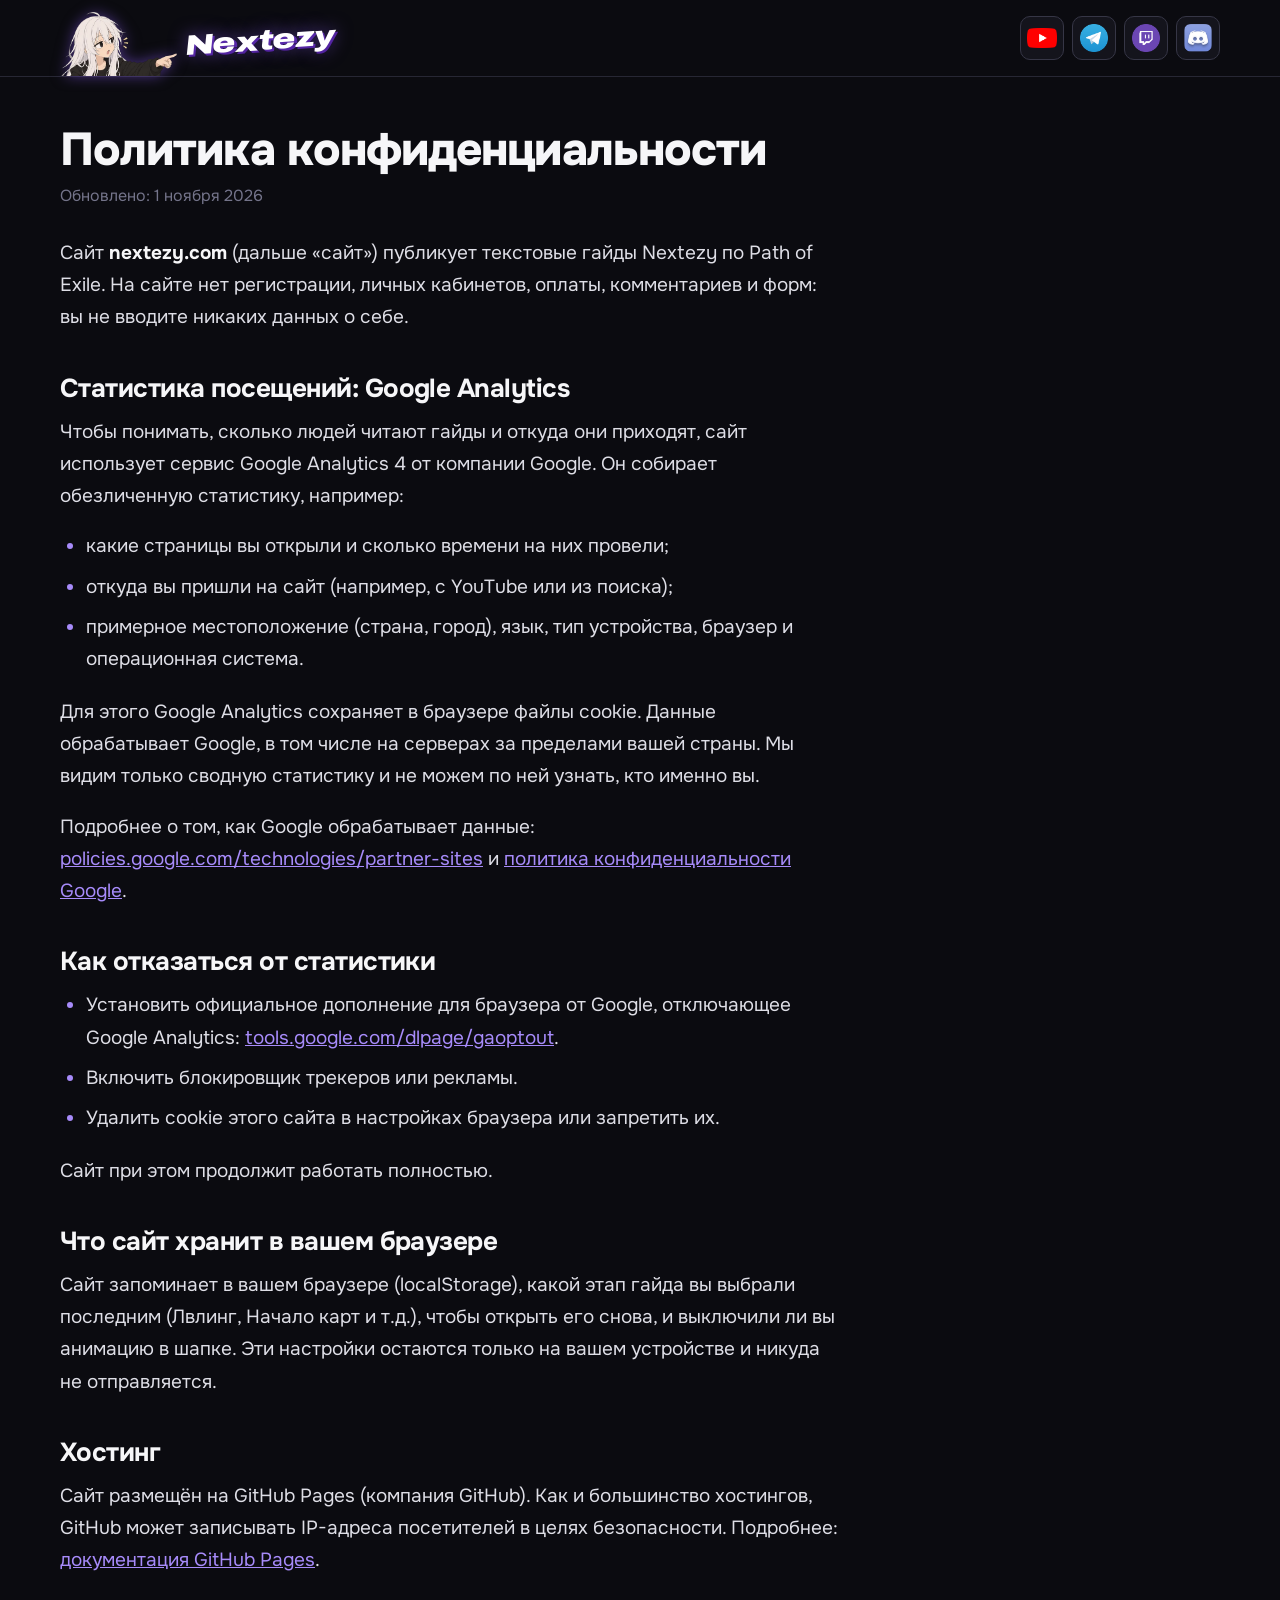
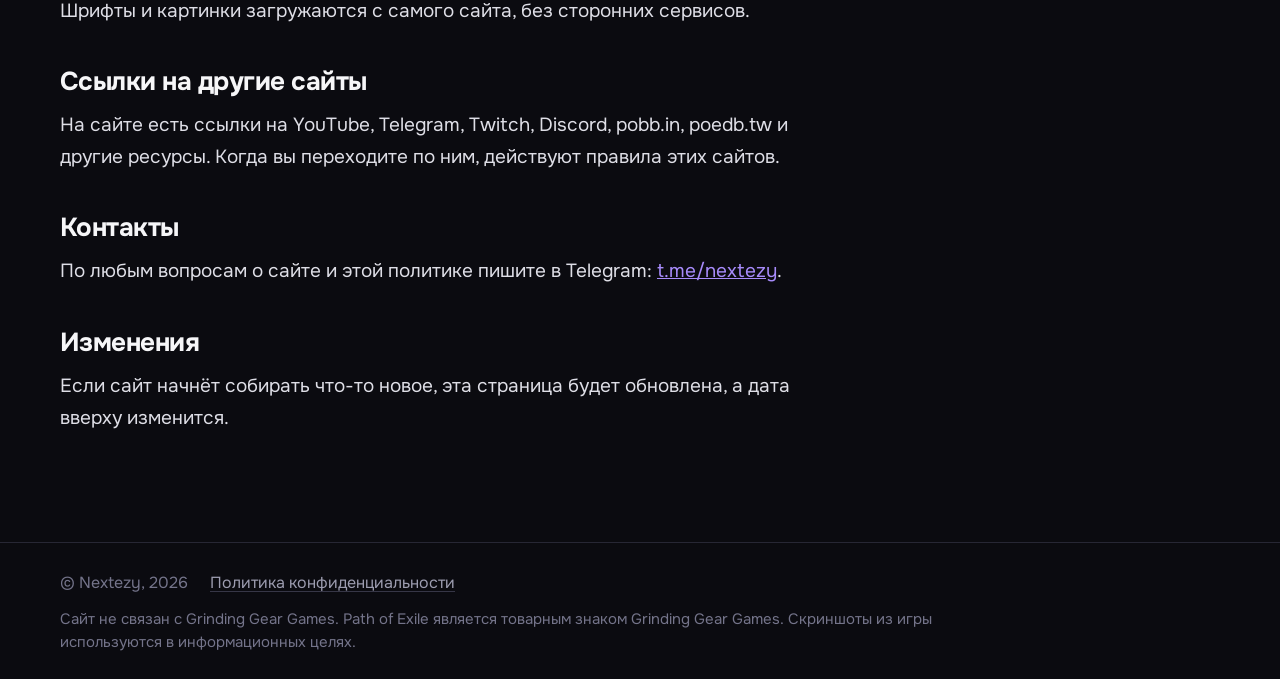
<file: privacy/index.html>
<!doctype html>
<html lang="ru">
<head>
<!-- Google tag (gtag.js) -->
<script async src="https://www.googletagmanager.com/gtag/js?id=G-XQY86457FN"></script>
<script>
  window.dataLayer = window.dataLayer || [];
  function gtag(){dataLayer.push(arguments);}
  gtag('js', new Date());
  gtag('config', 'G-XQY86457FN');
</script>
<meta charset="utf-8">
<meta name="viewport" content="width=device-width,initial-scale=1,viewport-fit=cover">
<title>Политика конфиденциальности | Nextezy</title>
<meta name="description" content="Политика конфиденциальности сайта Nextezy: какие данные собираются и как.">
<meta property="og:title" content="Политика конфиденциальности | Nextezy">
<meta property="og:description" content="Политика конфиденциальности сайта Nextezy: какие данные собираются и как.">
<meta property="og:type" content="website">
<meta property="og:url" content="https://nextezy.com/privacy/">
<meta property="og:site_name" content="Nextezy">
<meta property="og:locale" content="ru_RU">
<meta property="og:image" content="https://nextezy.com/assets/og.jpg?v=3">
<meta property="og:image:width" content="1200">
<meta property="og:image:height" content="630">
<meta name="twitter:card" content="summary_large_image">
<link rel="canonical" href="https://nextezy.com/privacy/">
<meta name="theme-color" content="#0b0b10">
<link rel="icon" href="/favicon.ico" sizes="48x48">
<link rel="icon" href="/assets/favicon-32.png" type="image/png" sizes="32x32">
<link rel="icon" href="/assets/icon-192.png" type="image/png" sizes="192x192">
<link rel="apple-touch-icon" href="/apple-touch-icon.png">
<link rel="manifest" href="/site.webmanifest">
<link rel="stylesheet" href="../assets/style.css?v=20261117-1">
</head>
<body>
<header class="top"><div class="wrap"><a class="brand" aria-label="Nextezy, на главную" href="../"><img class="brand-pic" src="/assets/sextezy-point.webp?v=2" alt="" width="365" height="200"><span class="logo">Nextezy</span></a><nav class="soc" aria-label="Nextezy в соцсетях">
    <a href="https://www.youtube.com/@Nextezy/videos" target="_blank" rel="noopener" title="YouTube" aria-label="YouTube"><img src="../assets/icon-youtube.png" alt="" width="30" height="21"></a>
    <a href="https://t.me/nextezy1" target="_blank" rel="noopener" title="Telegram" aria-label="Telegram"><img src="../assets/icon-telegram.png" alt="" width="28" height="28"></a>
    <a href="https://www.twitch.tv/nextezy1" target="_blank" rel="noopener" title="Twitch" aria-label="Twitch"><img src="../assets/icon-twitch.png" alt="" width="28" height="28"></a>
    <a href="https://discord.gg/pRnzf7ZGDk" target="_blank" rel="noopener" title="Discord" aria-label="Discord"><img src="../assets/icon-discord.png" alt="" width="28" height="28"></a>
  </nav></div></header>

<main><div class="wrap" style="padding-block:48px 90px"><article class="prose policy">
<h1>Политика конфиденциальности</h1>
<p class="upd">Обновлено: 1 ноября 2026</p>

<p>Сайт <b>nextezy.com</b> (дальше «сайт») публикует текстовые гайды Nextezy по Path of Exile. На сайте нет регистрации, личных кабинетов, оплаты, комментариев и форм: вы не вводите никаких данных о себе.</p>

<h2>Статистика посещений: Google Analytics</h2>
<p>Чтобы понимать, сколько людей читают гайды и откуда они приходят, сайт использует сервис Google Analytics 4 от компании Google. Он собирает обезличенную статистику, например:</p>
<ul>
<li>какие страницы вы открыли и сколько времени на них провели;</li>
<li>откуда вы пришли на сайт (например, с YouTube или из поиска);</li>
<li>примерное местоположение (страна, город), язык, тип устройства, браузер и операционная система.</li>
</ul>
<p>Для этого Google Analytics сохраняет в браузере файлы cookie. Данные обрабатывает Google, в том числе на серверах за пределами вашей страны. Мы видим только сводную статистику и не можем по ней узнать, кто именно вы.</p>
<p>Подробнее о том, как Google обрабатывает данные: <a href="https://policies.google.com/technologies/partner-sites" target="_blank" rel="noopener">policies.google.com/technologies/partner-sites</a> и <a href="https://policies.google.com/privacy" target="_blank" rel="noopener">политика конфиденциальности Google</a>.</p>

<h2>Как отказаться от статистики</h2>
<ul>
<li>Установить официальное дополнение для браузера от Google, отключающее Google Analytics: <a href="https://tools.google.com/dlpage/gaoptout" target="_blank" rel="noopener">tools.google.com/dlpage/gaoptout</a>.</li>
<li>Включить блокировщик трекеров или рекламы.</li>
<li>Удалить cookie этого сайта в настройках браузера или запретить их.</li>
</ul>
<p>Сайт при этом продолжит работать полностью.</p>

<h2>Что сайт хранит в вашем браузере</h2>
<p>Сайт запоминает в вашем браузере (localStorage), какой этап гайда вы выбрали последним (Лвлинг, Начало карт и т.д.), чтобы открыть его снова, и выключили ли вы анимацию в шапке. Эти настройки остаются только на вашем устройстве и никуда не отправляется.</p>

<h2>Хостинг</h2>
<p>Сайт размещён на GitHub Pages (компания GitHub). Как и большинство хостингов, GitHub может записывать IP-адреса посетителей в целях безопасности. Подробнее: <a href="https://docs.github.com/ru/pages/getting-started-with-github-pages/about-github-pages" target="_blank" rel="noopener">документация GitHub Pages</a>.</p>
<p>Шрифты и картинки загружаются с самого сайта, без сторонних сервисов.</p>

<h2>Ссылки на другие сайты</h2>
<p>На сайте есть ссылки на YouTube, Telegram, Twitch, Discord, pobb.in, poedb.tw и другие ресурсы. Когда вы переходите по ним, действуют правила этих сайтов.</p>

<h2>Контакты</h2>
<p>По любым вопросам о сайте и этой политике пишите в Telegram: <a href="https://t.me/nextezy" target="_blank" rel="noopener">t.me/nextezy</a>.</p>

<h2>Изменения</h2>
<p>Если сайт начнёт собирать что-то новое, эта страница будет обновлена, а дата вверху изменится.</p>
</article></div></main>
<footer><div class="wrap foot">
  <div class="foot-top"><span>© Nextezy, 2026</span><a href="../privacy/">Политика конфиденциальности</a></div>
  <p class="foot-note">Сайт не связан с Grinding Gear Games. Path of Exile является товарным знаком Grinding Gear Games. Скриншоты из игры используются в информационных целях.</p>
</div></footer>
<script src="../assets/egg.js?v=20261103-1"></script>
</body>
</html>
</file>
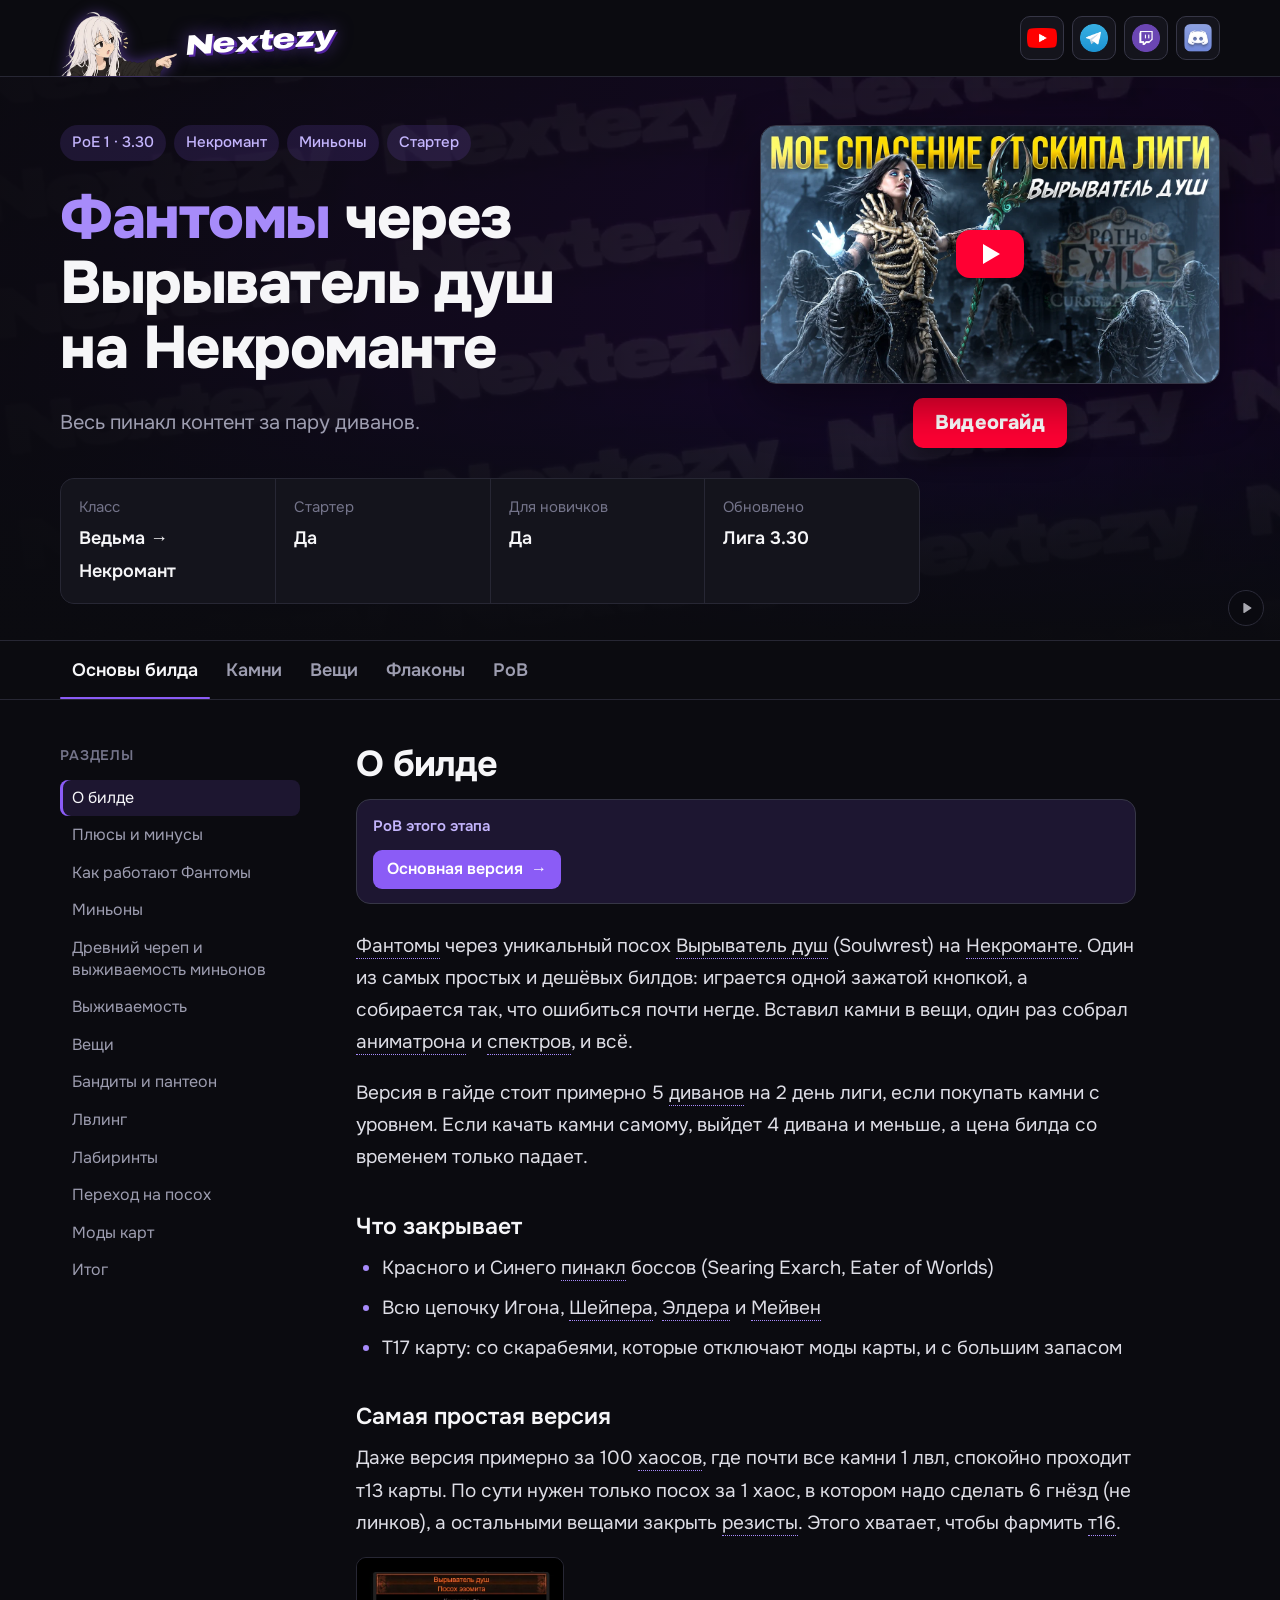
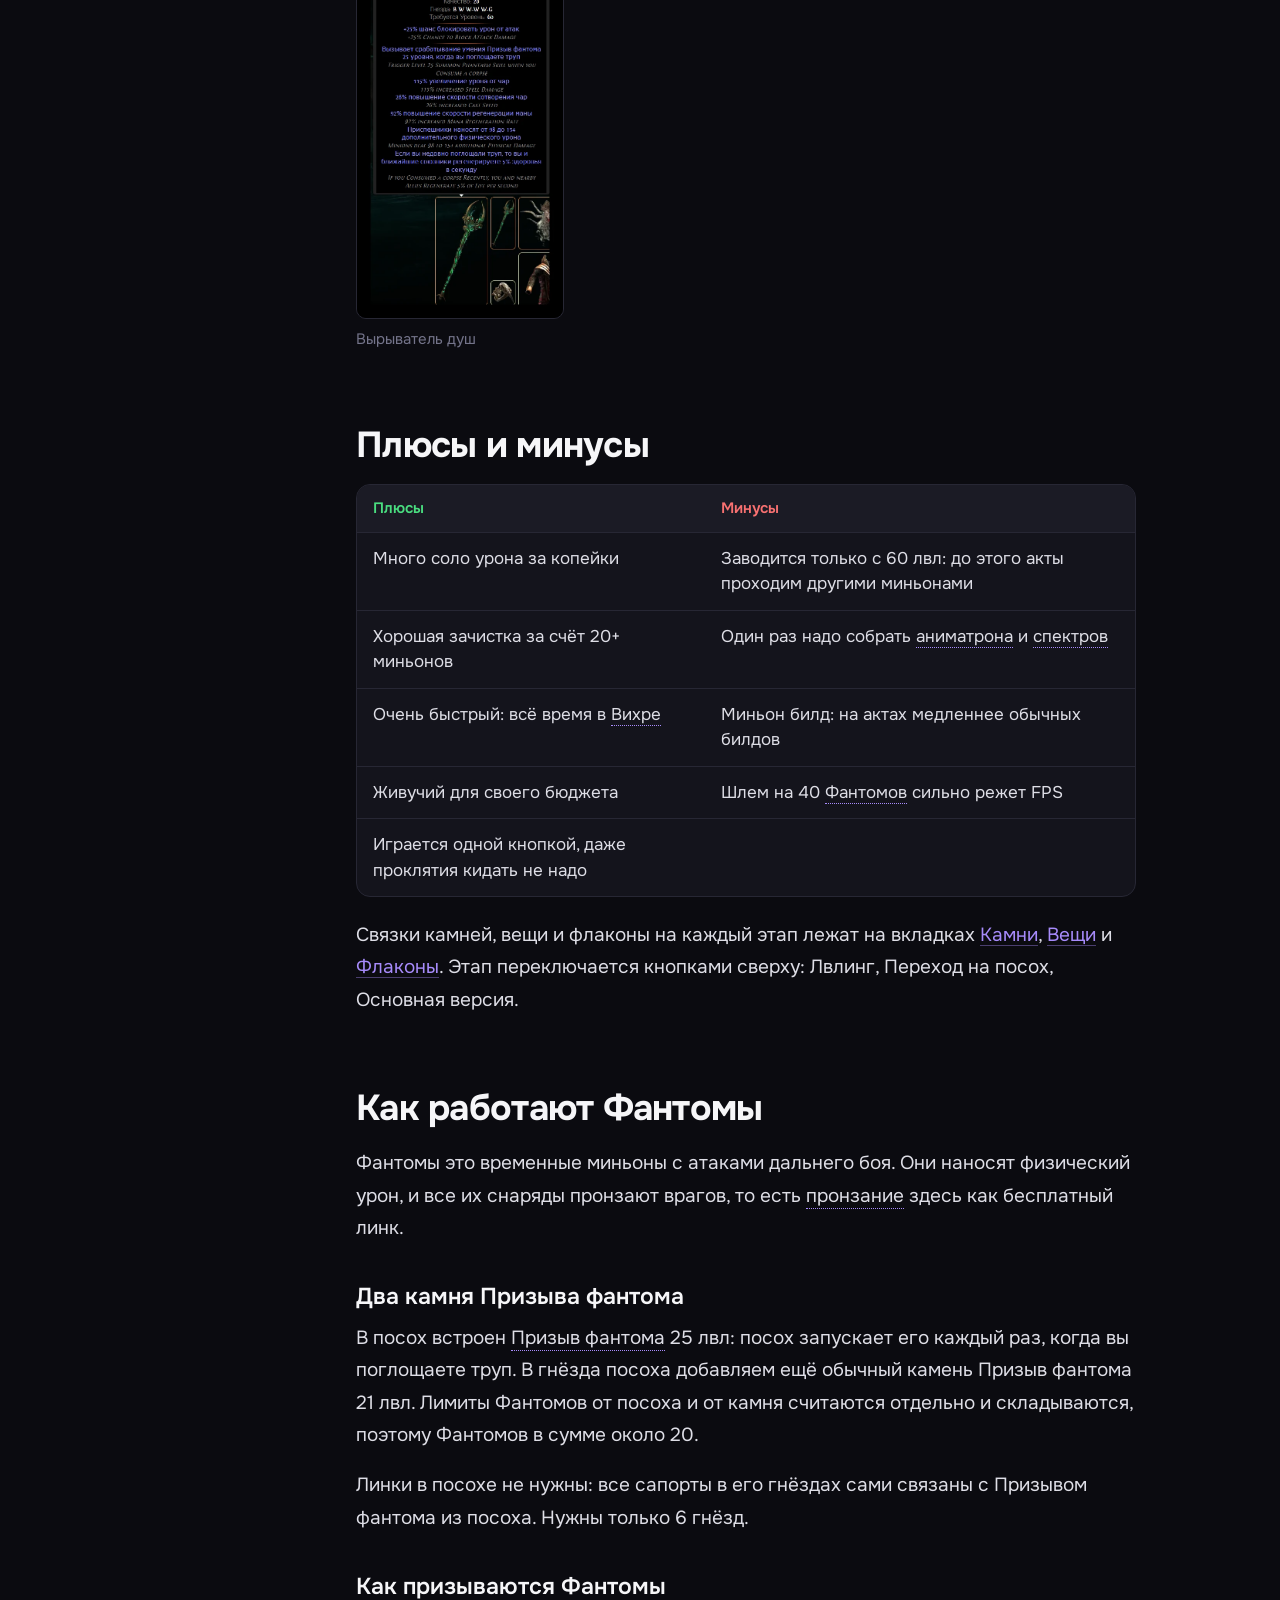
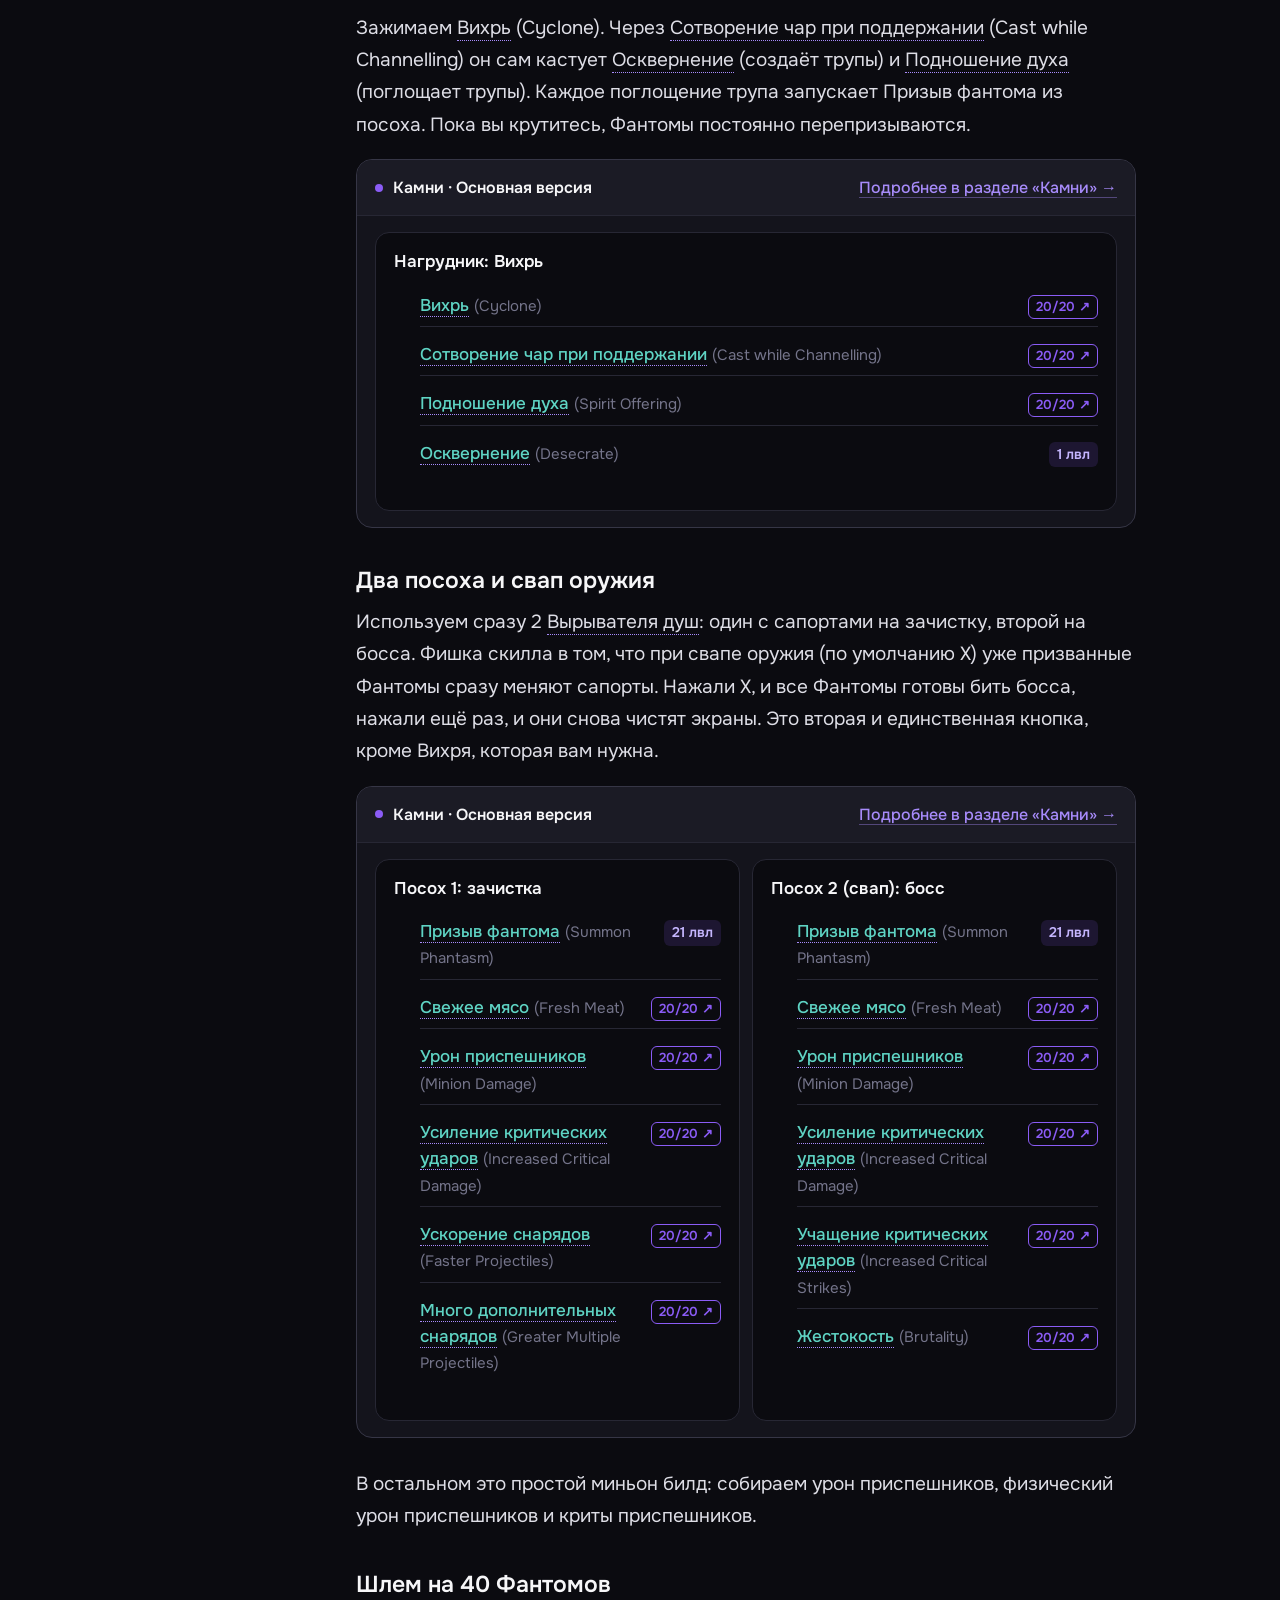
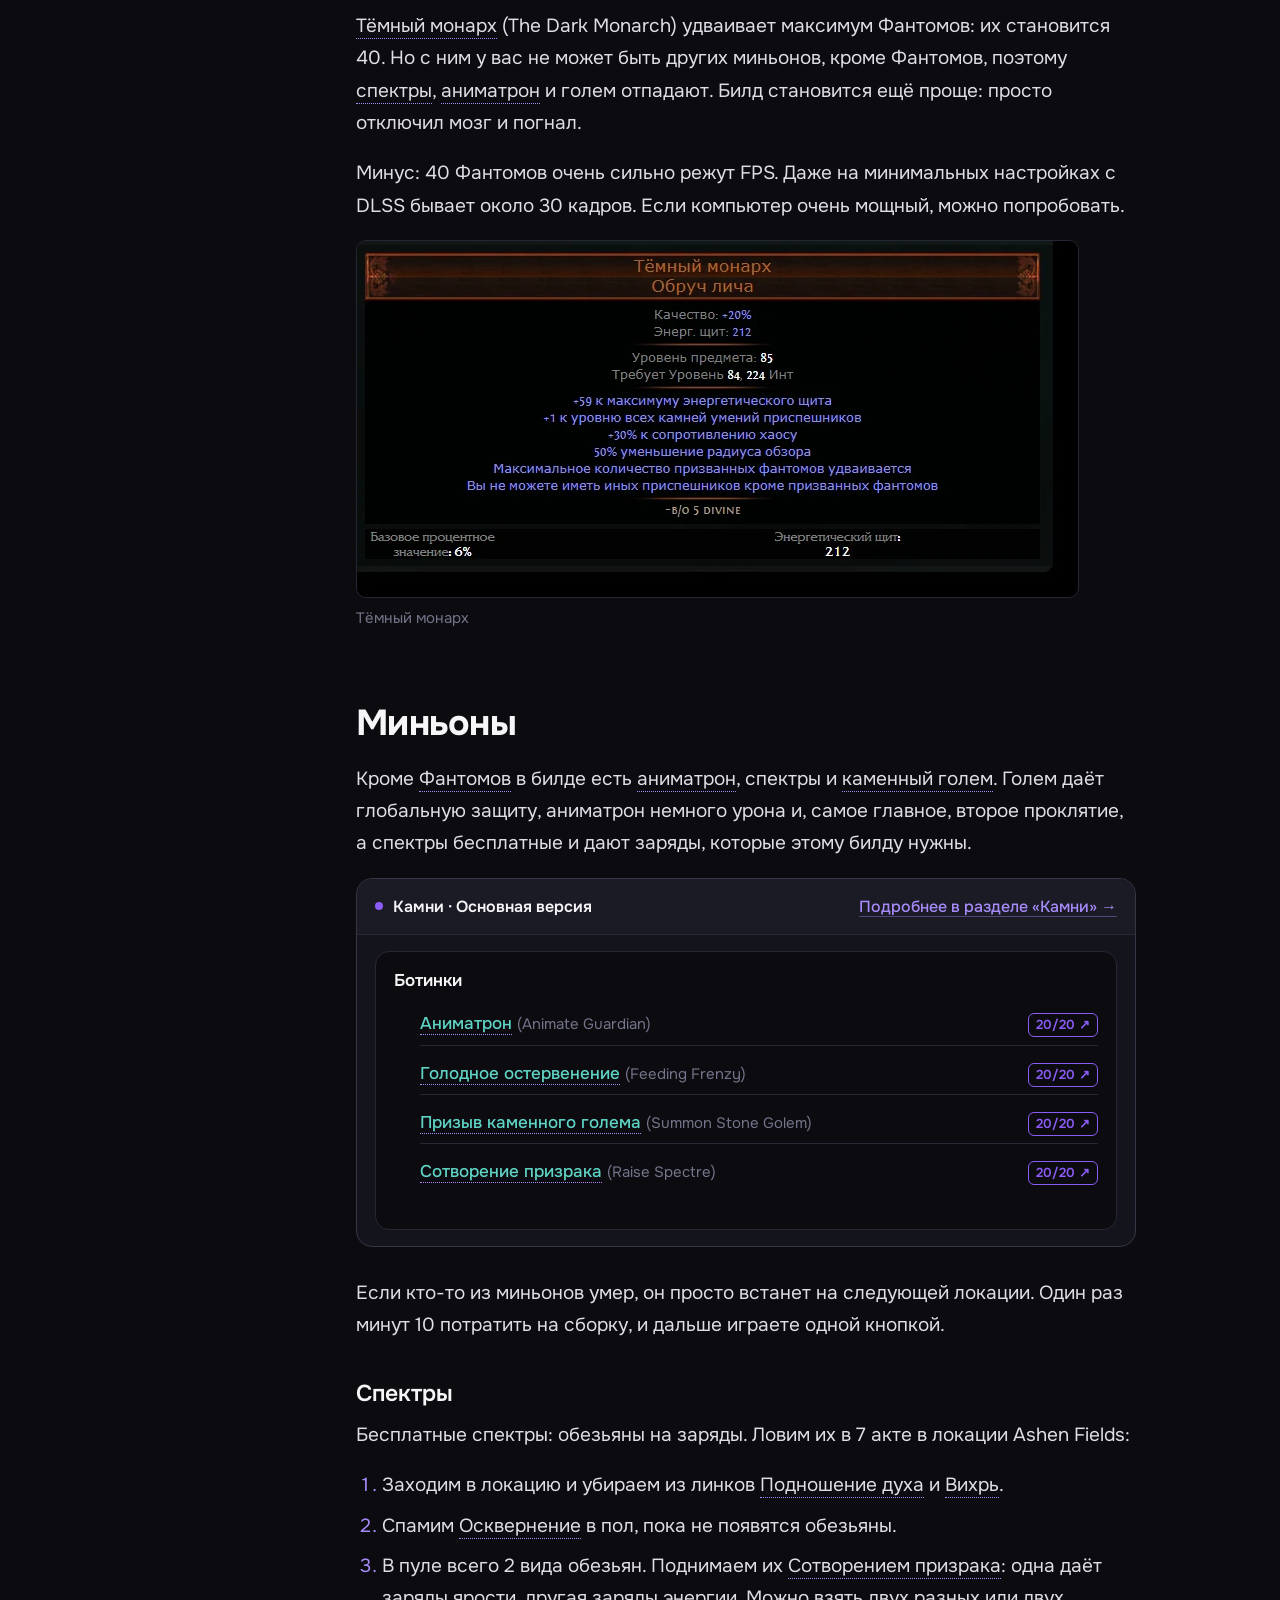
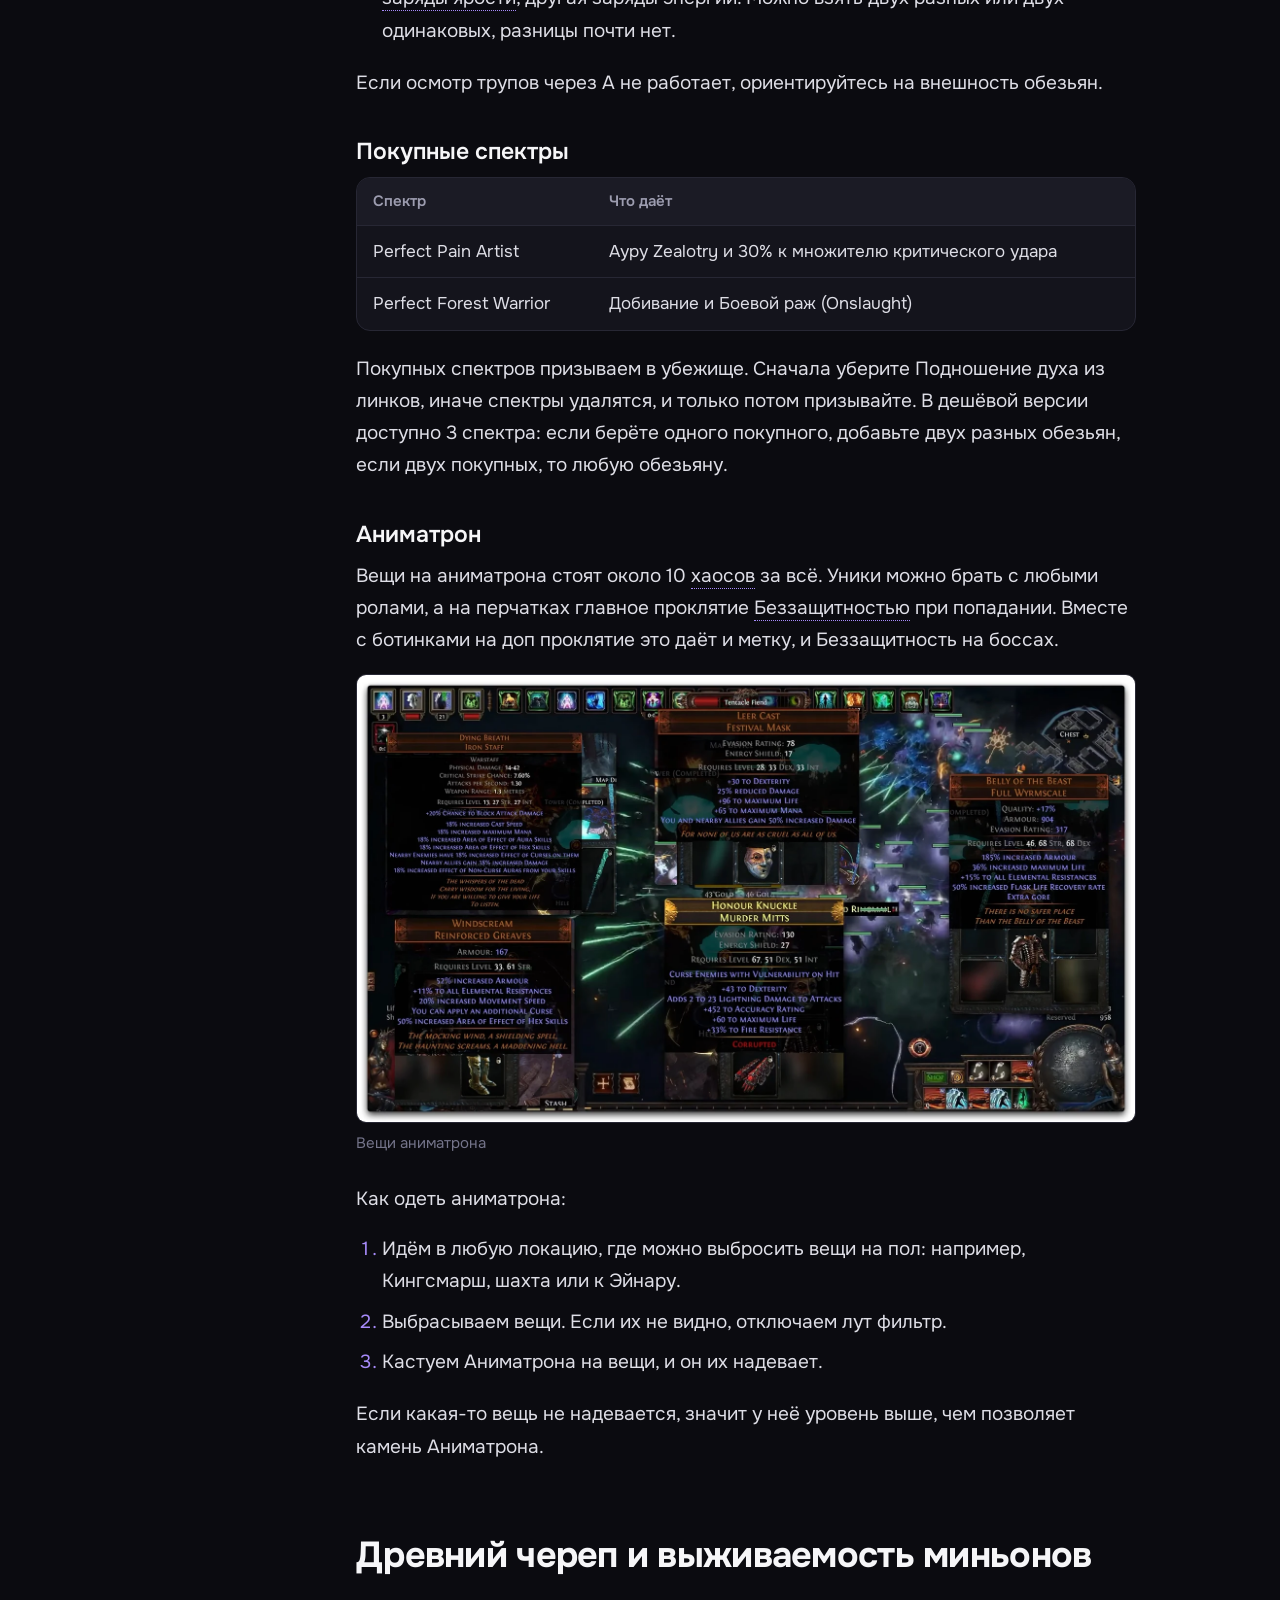
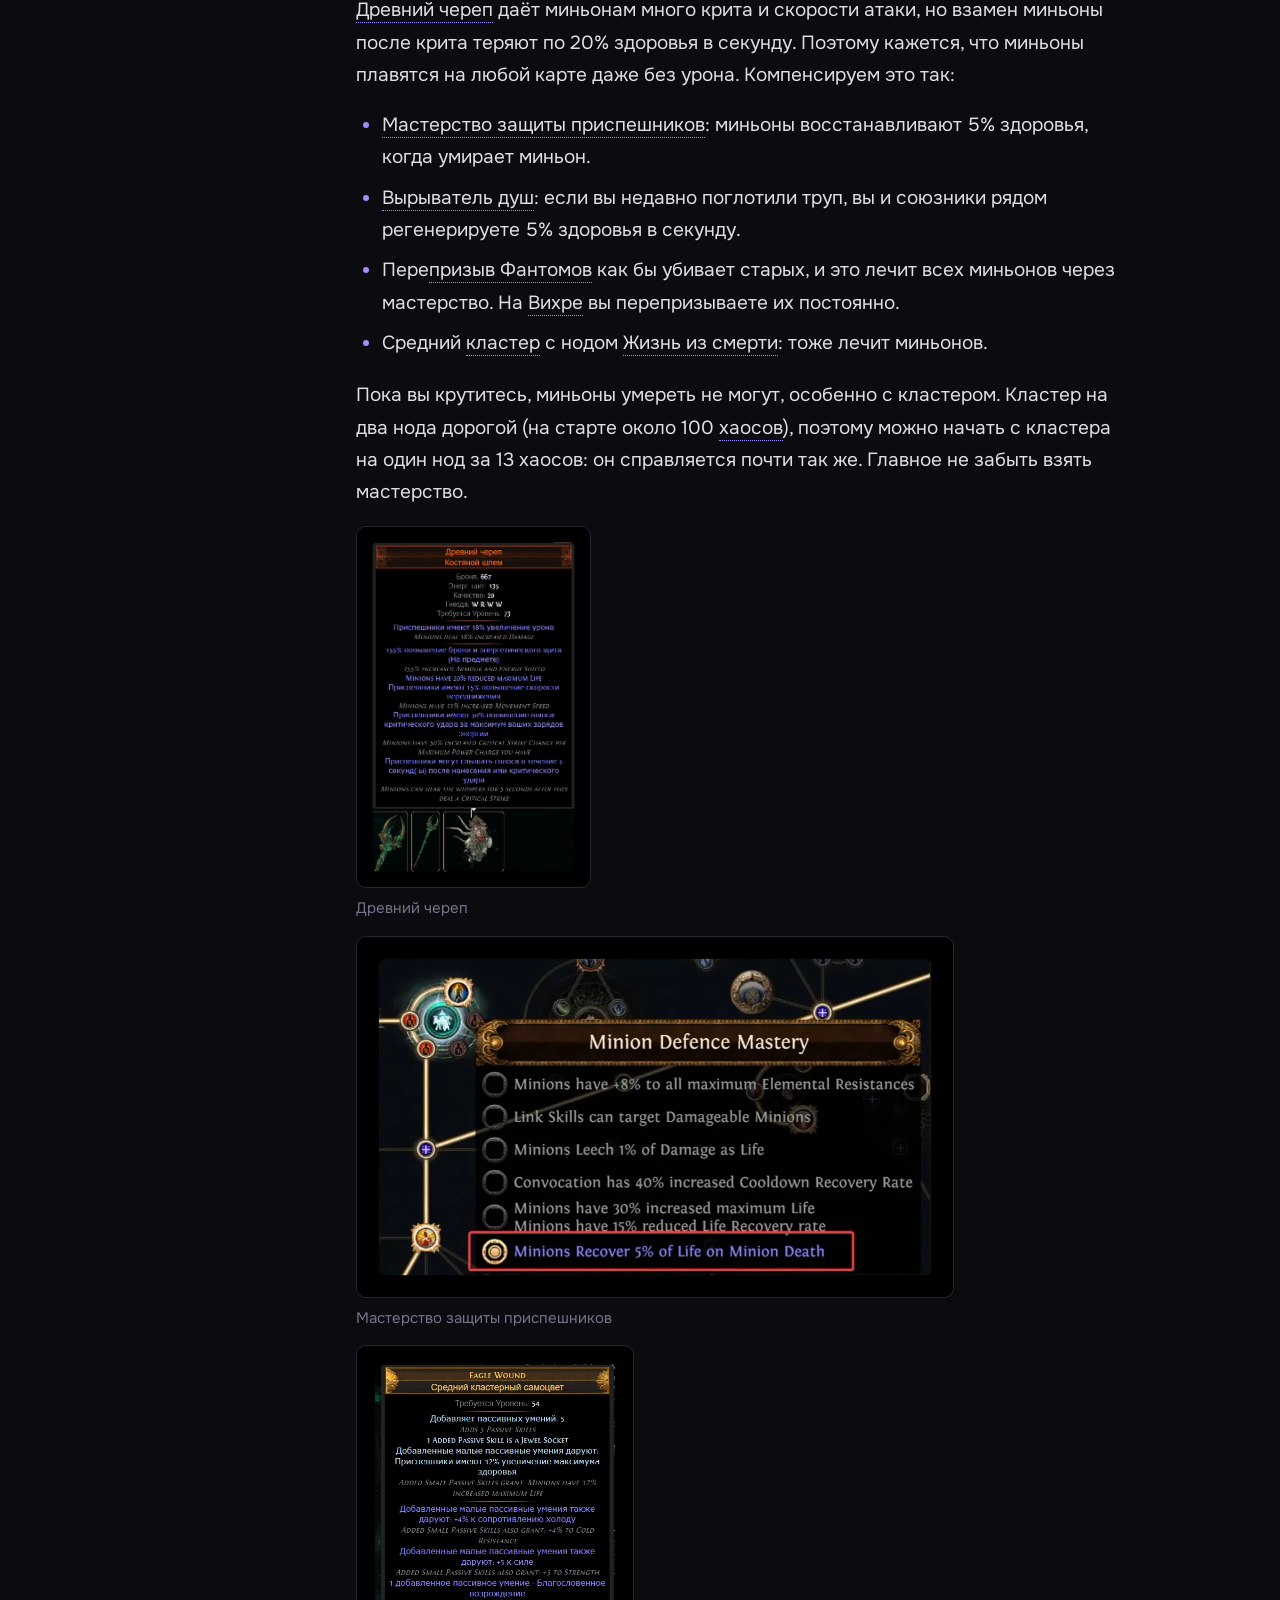
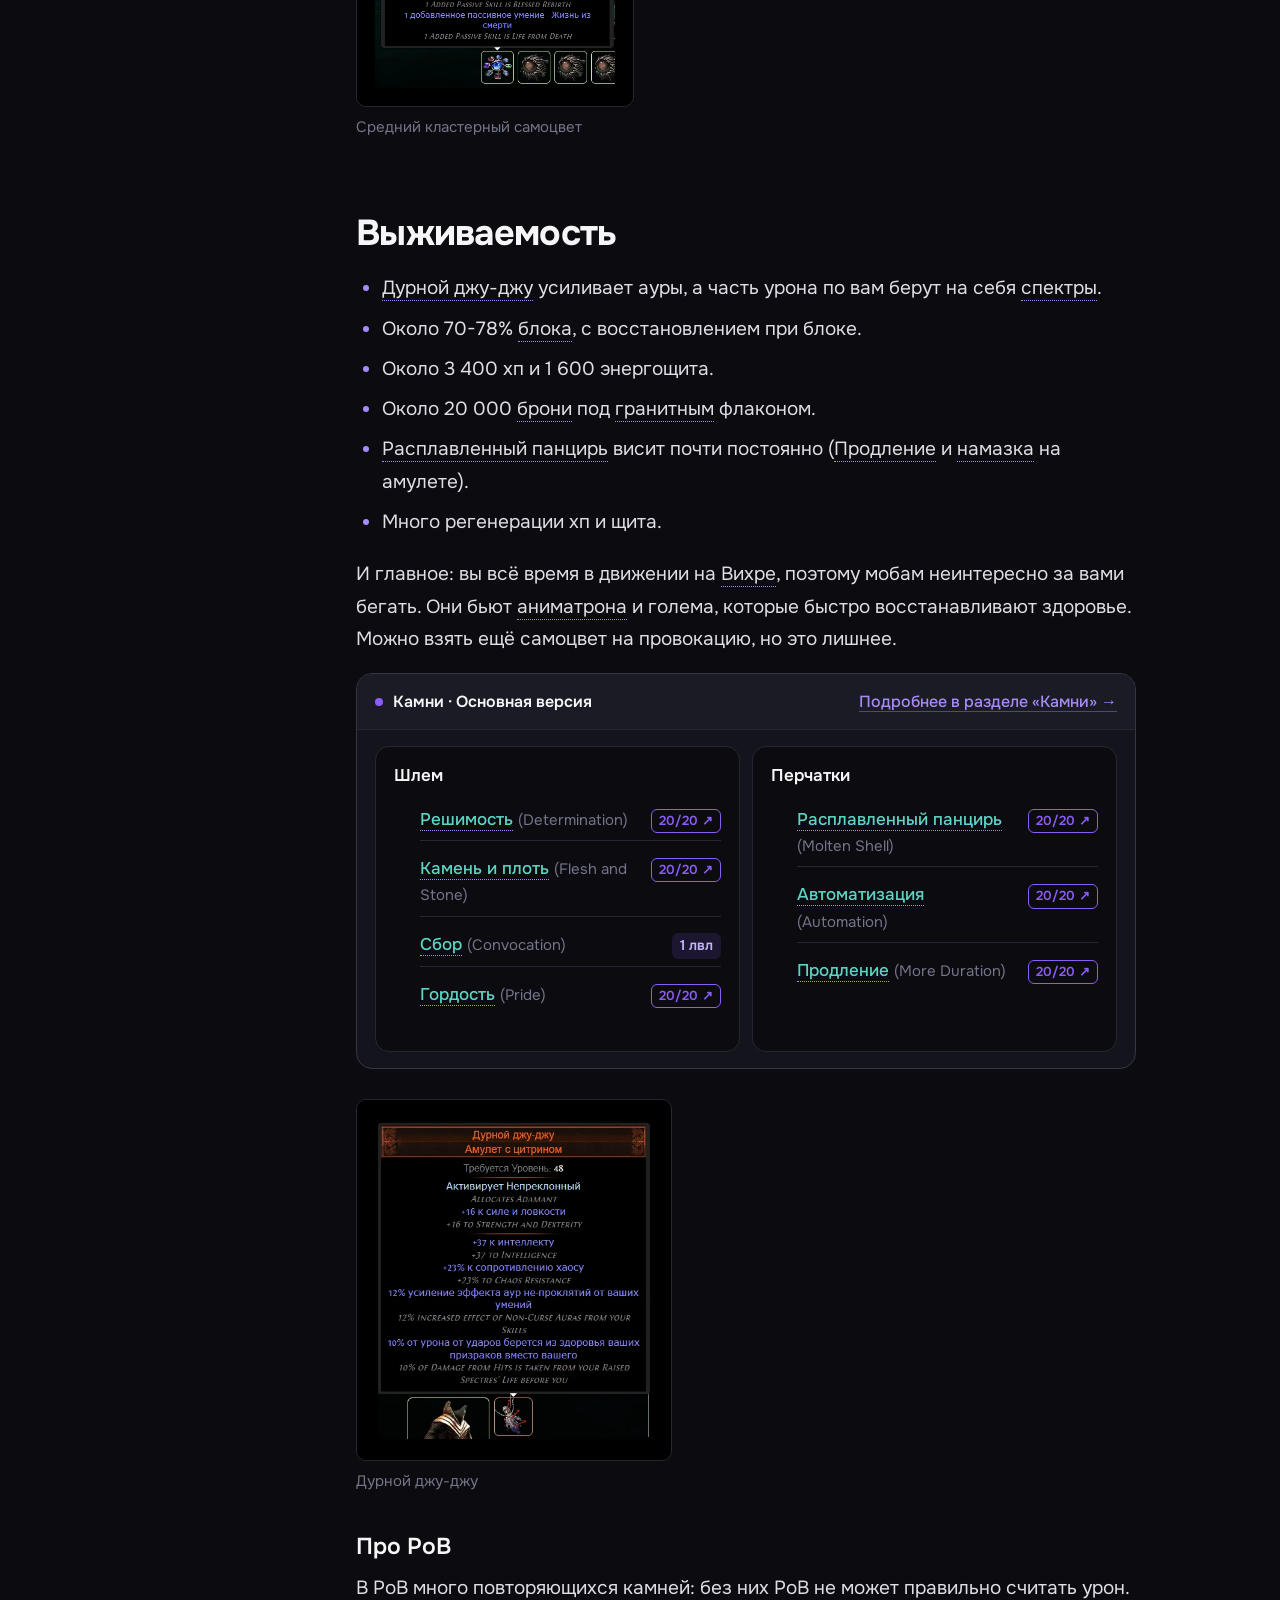
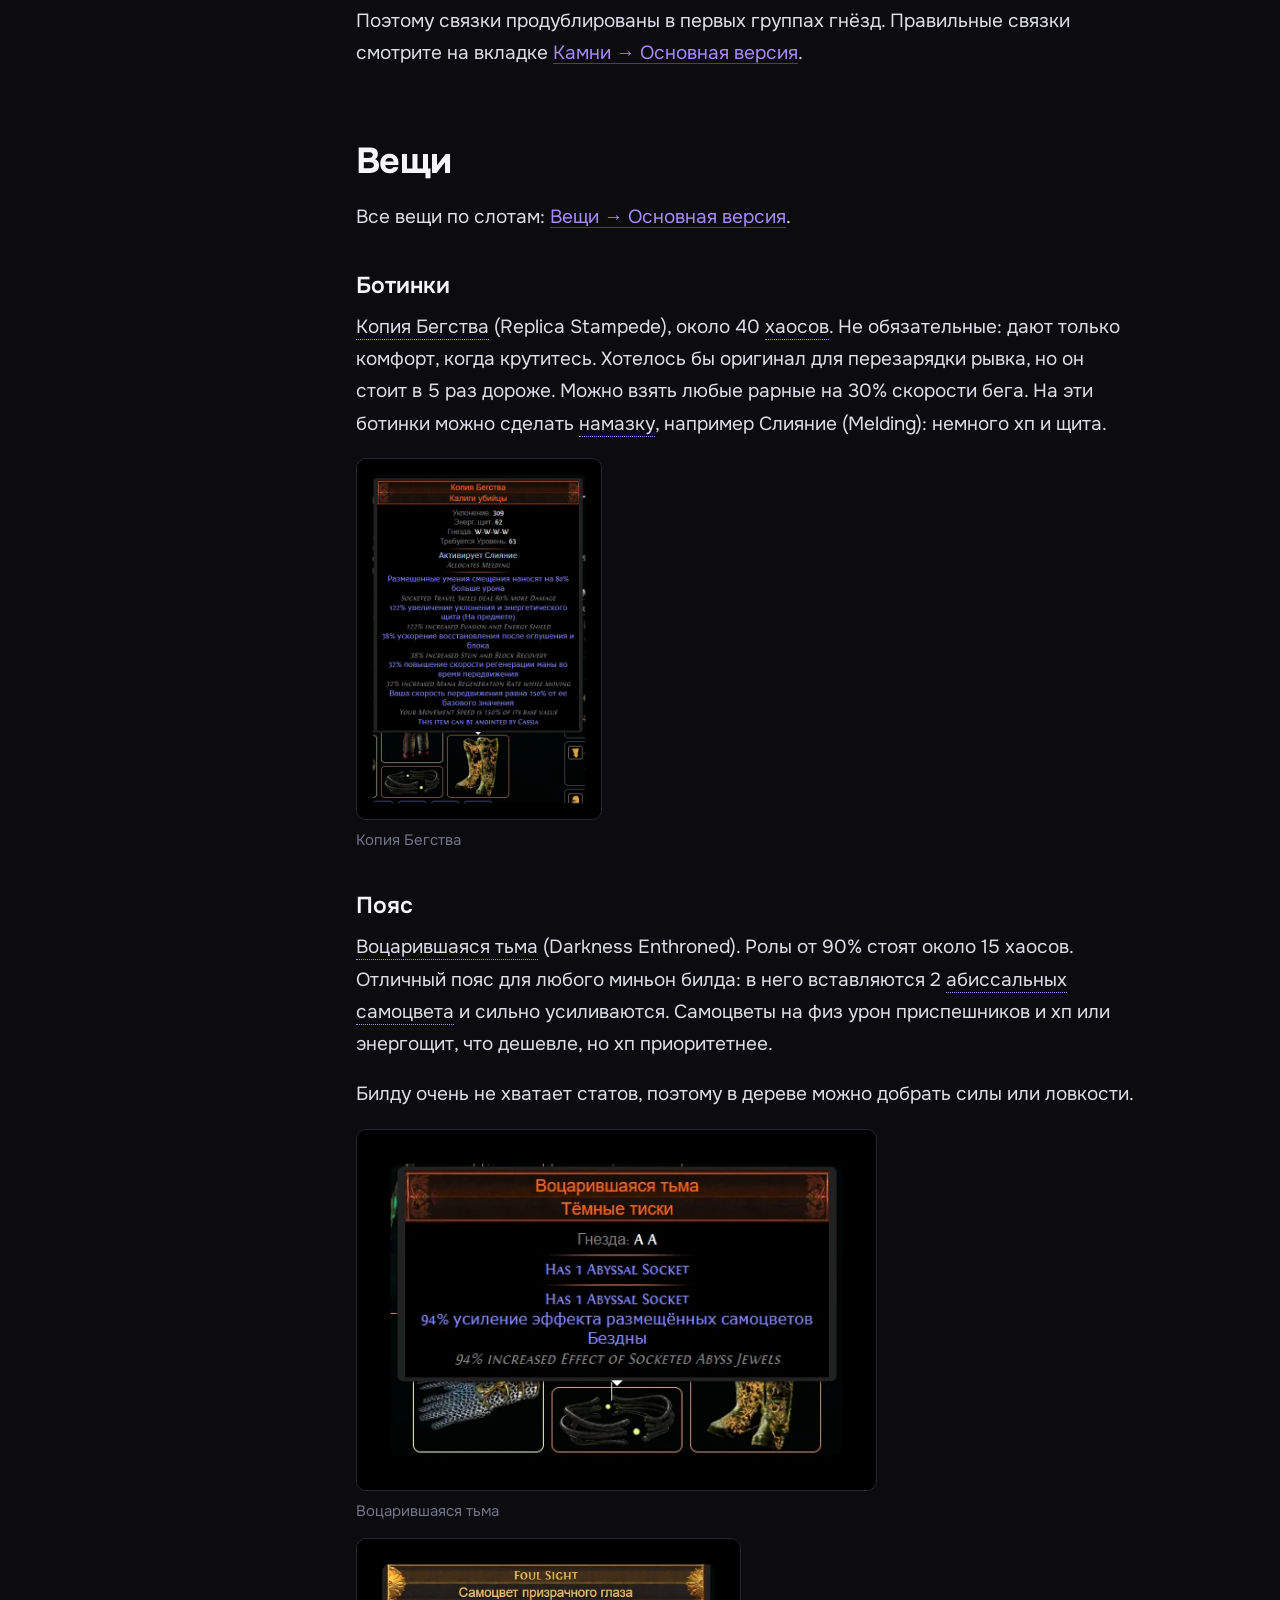
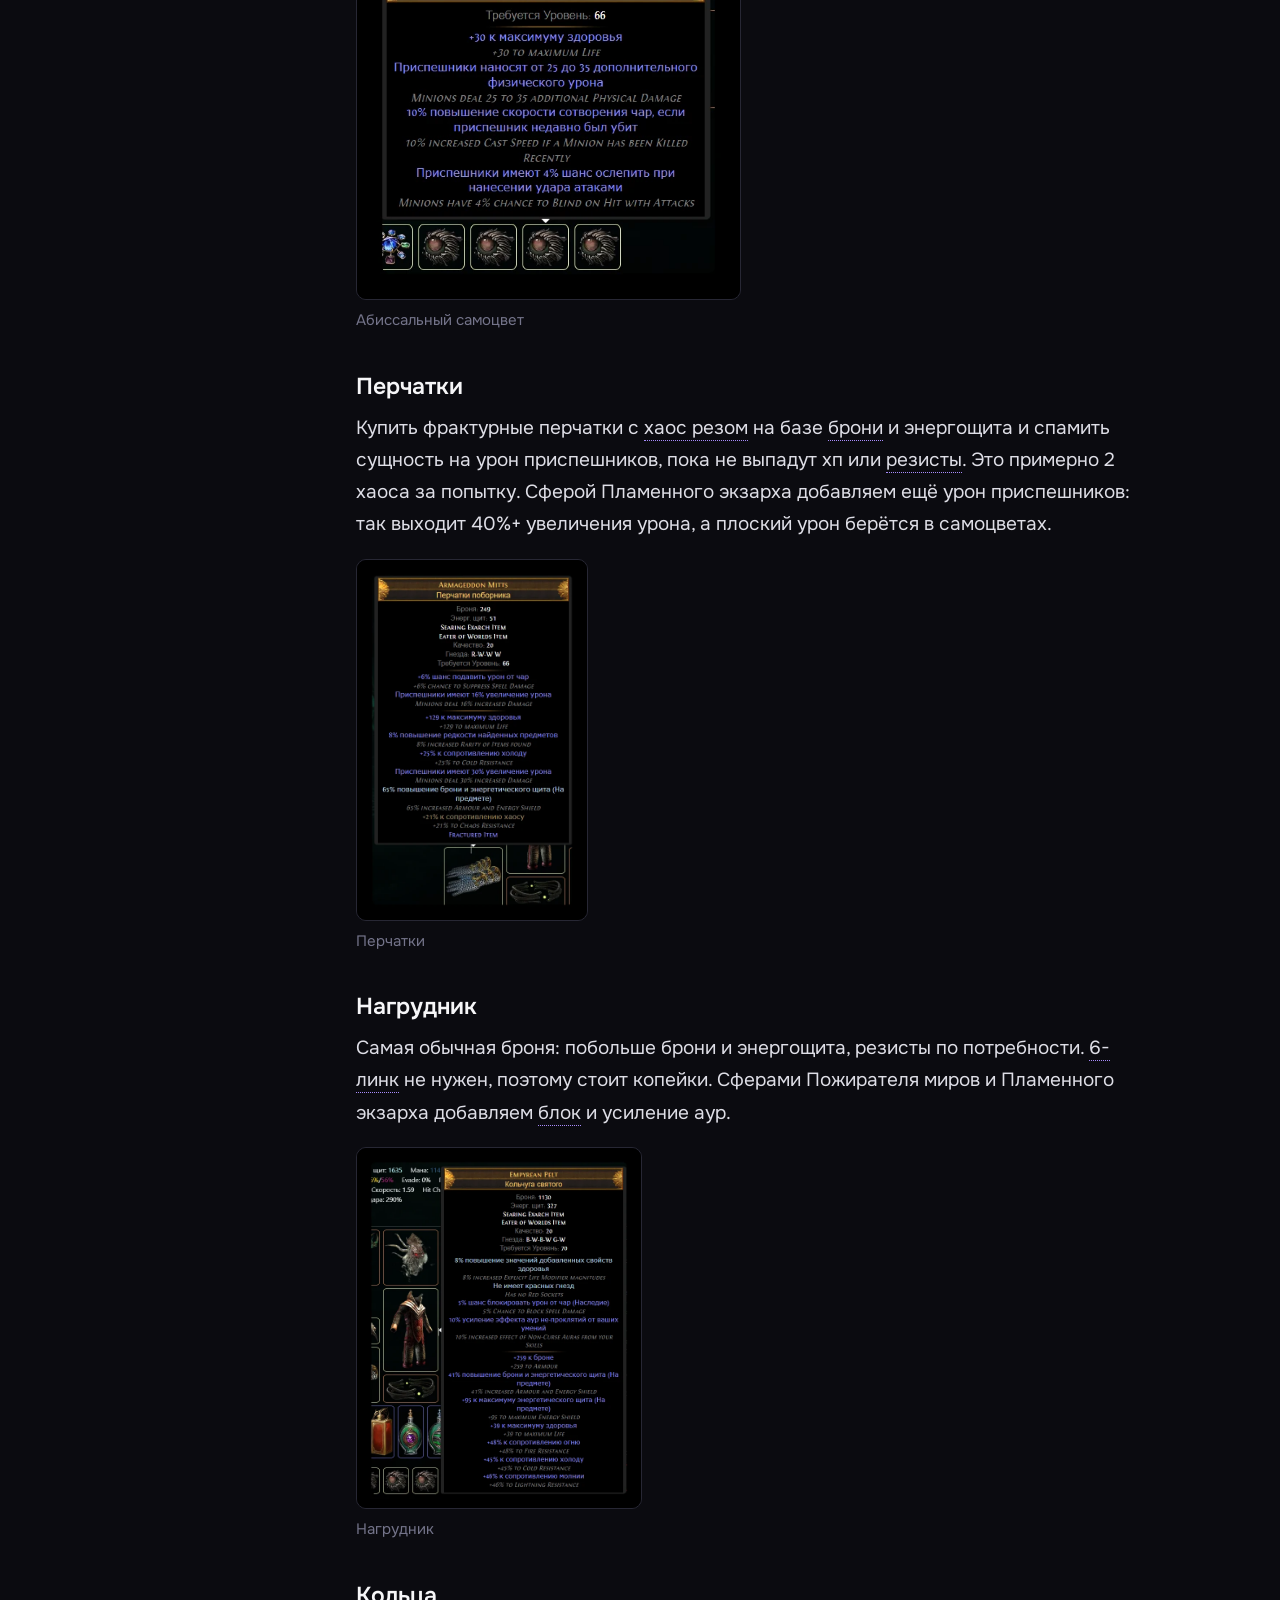
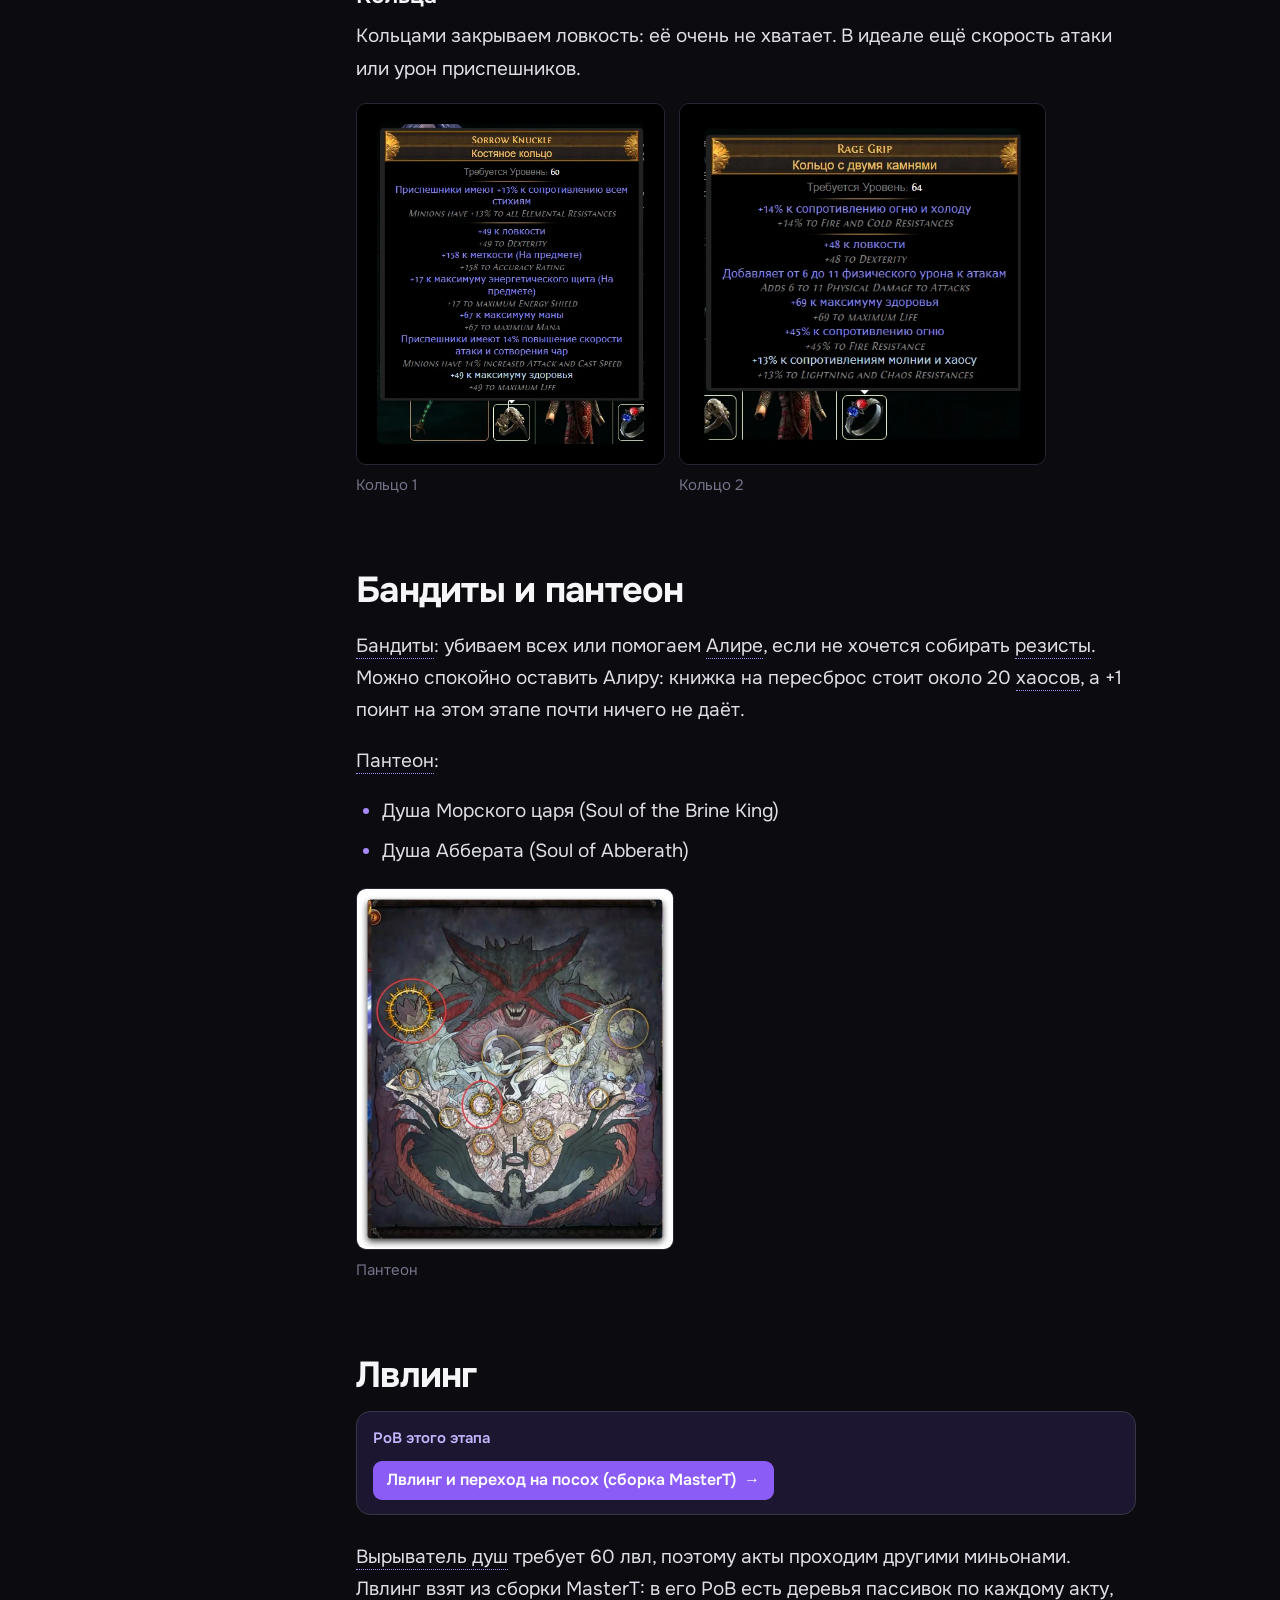
<file: soulwrest/index.html>
<!doctype html>
<html lang="ru">
<head>
<!-- Google tag (gtag.js) -->
<script async src="https://www.googletagmanager.com/gtag/js?id=G-XQY86457FN"></script>
<script>
  window.dataLayer = window.dataLayer || [];
  function gtag(){dataLayer.push(arguments);}
  gtag('js', new Date());
  gtag('config', 'G-XQY86457FN');
</script>
<meta charset="utf-8">
<meta name="viewport" content="width=device-width,initial-scale=1,viewport-fit=cover">
<title>Фантомы через Вырыватель душ на Некроманте: гайд | Nextezy</title>
<meta name="description" content="Текстовый гайд Nextezy по Фантомам через Вырыватель душ (Soulwrest) на Некроманте в Path of Exile: весь пинакл контент за пару диванов, лвлинг, камни, вещи и флаконы.">
<meta property="og:title" content="Фантомы через Вырыватель душ на Некроманте: весь пинакл контент за пару диванов">
<meta property="og:description" content="Билд на одну кнопку за 5 диванов: Вырыватель душ, Вихрь, аниматрон и спектры. Камни, вещи и флаконы на каждый этап.">
<meta property="og:type" content="article">
<meta property="og:url" content="https://nextezy.com/soulwrest/">
<meta property="og:site_name" content="Nextezy">
<meta property="og:locale" content="ru_RU">
<meta property="og:image" content="https://nextezy.com/soulwrest/img/og.jpg">
<meta property="og:image:width" content="1280">
<meta property="og:image:height" content="720">
<meta name="twitter:card" content="summary_large_image">
<link rel="canonical" href="https://nextezy.com/soulwrest/">
<meta name="theme-color" content="#0b0b10">
<link rel="icon" href="/favicon.ico" sizes="48x48">
<link rel="icon" href="/assets/favicon-32.png" type="image/png" sizes="32x32">
<link rel="icon" href="/assets/icon-192.png" type="image/png" sizes="192x192">
<link rel="apple-touch-icon" href="/apple-touch-icon.png">
<link rel="manifest" href="/site.webmanifest">
<link rel="preload" href="../assets/fonts/onest-cyrillic-400-normal.woff2" as="font" type="font/woff2" crossorigin>
<link rel="stylesheet" href="../assets/style.css?v=20261117-1">
</head>
<body>
<header class="top"><div class="wrap">
  <a class="brand" aria-label="Nextezy, на главную" href="../"><img class="brand-pic" src="/assets/sextezy-point.webp?v=2" alt="" width="365" height="200"><span class="logo">Nextezy</span></a>
  <nav class="soc" aria-label="Nextezy в соцсетях">
    <a href="https://www.youtube.com/@Nextezy/videos" target="_blank" rel="noopener" title="YouTube" aria-label="YouTube"><img src="../assets/icon-youtube.png" alt="" width="30" height="21"></a>
    <a href="https://t.me/nextezy1" target="_blank" rel="noopener" title="Telegram" aria-label="Telegram"><img src="../assets/icon-telegram.png" alt="" width="28" height="28"></a>
    <a href="https://www.twitch.tv/nextezy1" target="_blank" rel="noopener" title="Twitch" aria-label="Twitch"><img src="../assets/icon-twitch.png" alt="" width="28" height="28"></a>
    <a href="https://discord.gg/pRnzf7ZGDk" target="_blank" rel="noopener" title="Discord" aria-label="Discord"><img src="../assets/icon-discord.png" alt="" width="28" height="28"></a>
  </nav></div></header>

<section class="hero"><div class="hero-bg" data-video="../assets/hero.mp4?v=2" aria-hidden="true"></div><div class="wrap has-thumb">
  <div class="crumbs"><span class="chip">PoE 1 · 3.30</span><span class="chip">Некромант</span><span class="chip">Миньоны</span><span class="chip">Стартер</span></div>
  <h1><em>Фантомы</em> через Вырыватель душ на Некроманте</h1>
  <p class="lead">Весь пинакл контент за пару диванов.</p>
  <div class="vid"><a class="thumb" href="https://www.youtube.com/watch?v=LFZNAXzU6Mw" target="_blank" rel="noopener" aria-label="Смотреть видео на YouTube"><img src="img/preview.webp" alt="Превью видео" width="1280" height="720"><span class="play" aria-hidden="true"></span></a><a class="vcap" href="https://www.youtube.com/watch?v=LFZNAXzU6Mw" target="_blank" rel="noopener">Видеогайд</a></div>
  <div class="facts">
    <div class="fact"><small>Класс</small><b>Ведьма → Некромант</b></div>
    <div class="fact"><small>Стартер</small><b>Да</b></div>
    <div class="fact"><small>Для новичков</small><b>Да</b></div>
    <div class="fact"><small>Обновлено</small><b>Лига 3.30</b></div>
  </div>
</div></section>

<div class="tabsbar"><div class="wrap">
  <div class="tabs" role="tablist" aria-label="Части гайда">
    <button class="tab" role="tab" id="t-guide" data-tab="guide" aria-selected="true"><span class="tab-long">Основы билда</span><span class="tab-short">Основы</span></button>
    <button class="tab" role="tab" id="t-gems" data-tab="gems" aria-selected="false">Камни</button>
    <button class="tab" role="tab" id="t-items" data-tab="items" aria-selected="false">Вещи</button>
    <button class="tab" role="tab" id="t-flasks" data-tab="flasks" aria-selected="false">Флаконы</button>
    <button class="tab" role="tab" id="t-pob" data-tab="pob" aria-selected="false">PoB</button>
  </div>
  <div class="stages" id="stages" hidden aria-label="Этап">
    <button class="stage" data-stage="lvl">Лвлинг</button>
    <button class="stage" data-stage="swap">Переход на посох</button>
    <button class="stage" data-stage="main">Основная версия</button>
  </div>
</div></div>

<main>
<section class="wrap" id="p-guide" role="tabpanel" aria-labelledby="t-guide">
  <div class="guide">
    <aside class="rail"><h4>Разделы</h4><ol id="toc"></ol></aside>
    <article class="prose" id="guidetext">

<h2 id="about">О билде</h2>
<div class="pob" data-pob="main"></div>
<p>Фантомы через уникальный посох Вырыватель душ (Soulwrest) на Некроманте. Один из самых простых и дешёвых билдов: играется одной зажатой кнопкой, а собирается так, что ошибиться почти негде. Вставил камни в вещи, один раз собрал аниматрона и спектров, и всё.</p>
<p>Версия в гайде стоит примерно 5 диванов на 2 день лиги, если покупать камни с уровнем. Если качать камни самому, выйдет 4 дивана и меньше, а цена билда со временем только падает.</p>
<h3>Что закрывает</h3>
<ul>
<li>Красного и Синего пинакл боссов (Searing Exarch, Eater of Worlds)</li>
<li>Всю цепочку Игона, Шейпера, Элдера и Мейвен</li>
<li>Т17 карту: со скарабеями, которые отключают моды карты, и с большим запасом</li>
</ul>
<h3>Самая простая версия</h3>
<p>Даже версия примерно за 100 хаосов, где почти все камни 1 лвл, спокойно проходит т13 карты. По сути нужен только посох за 1 хаос, в котором надо сделать 6 гнёзд (не линков), а остальными вещами закрыть резисты. Этого хватает, чтобы фармить т16.</p>
<div class="shots"><figure class="shot"><button type="button" aria-label="Открыть: Вырыватель душ"><img src="img/soulwrest.webp" alt="Вырыватель душ" loading="lazy"></button><figcaption>Вырыватель душ</figcaption></figure></div>

<h2 id="proscons">Плюсы и минусы</h2>
<div class="tbl"><table class="pm">
<tr><th>Плюсы</th><th>Минусы</th></tr>
<tr><td>Много соло урона за копейки</td><td>Заводится только с 60 лвл: до этого акты проходим другими миньонами</td></tr>
<tr><td>Хорошая зачистка за счёт 20+ миньонов</td><td>Один раз надо собрать аниматрона и спектров</td></tr>
<tr><td>Очень быстрый: всё время в Вихре</td><td>Миньон билд: на актах медленнее обычных билдов</td></tr>
<tr><td>Живучий для своего бюджета</td><td>Шлем на 40 Фантомов сильно режет FPS</td></tr>
<tr><td>Играется одной кнопкой, даже проклятия кидать не надо</td><td></td></tr>
</table></div>
<p>Связки камней, вещи и флаконы на каждый этап лежат на вкладках <button class="go" data-go="gems:lvl">Камни</button>, <button class="go" data-go="items:lvl">Вещи</button> и <button class="go" data-go="flasks:lvl">Флаконы</button>. Этап переключается кнопками сверху: Лвлинг, Переход на посох, Основная версия.</p>

<h2 id="phantoms">Как работают Фантомы</h2>
<p>Фантомы это временные миньоны с атаками дальнего боя. Они наносят физический урон, и все их снаряды пронзают врагов, то есть пронзание здесь как бесплатный линк.</p>
<h3>Два камня Призыва фантома</h3>
<p>В посох встроен Призыв фантома 25 лвл: посох запускает его каждый раз, когда вы поглощаете труп. В гнёзда посоха добавляем ещё обычный камень Призыв фантома 21 лвл. Лимиты Фантомов от посоха и от камня считаются отдельно и складываются, поэтому Фантомов в сумме около 20.</p>
<p>Линки в посохе не нужны: все сапорты в его гнёздах сами связаны с Призывом фантома из посоха. Нужны только 6 гнёзд.</p>
<h3>Как призываются Фантомы</h3>
<p>Зажимаем Вихрь (Cyclone). Через Сотворение чар при поддержании (Cast while Channelling) он сам кастует Осквернение (создаёт трупы) и Подношение духа (поглощает трупы). Каждое поглощение трупа запускает Призыв фантома из посоха. Пока вы крутитесь, Фантомы постоянно перепризываются.</p>
<div class="ins" data-k="gems" data-s="main" data-ids="m-cyclone"></div>
<h3>Два посоха и свап оружия</h3>
<p>Используем сразу 2 Вырывателя душ: один с сапортами на зачистку, второй на босса. Фишка скилла в том, что при свапе оружия (по умолчанию X) уже призванные Фантомы сразу меняют сапорты. Нажали X, и все Фантомы готовы бить босса, нажали ещё раз, и они снова чистят экраны. Это вторая и единственная кнопка, кроме Вихря, которая вам нужна.</p>
<div class="ins" data-k="gems" data-s="main" data-ids="m-clear,m-boss"></div>
<p>В остальном это простой миньон билд: собираем урон приспешников, физический урон приспешников и криты приспешников.</p>
<h3>Шлем на 40 Фантомов</h3>
<p>Тёмный монарх (The Dark Monarch) удваивает максимум Фантомов: их становится 40. Но с ним у вас не может быть других миньонов, кроме Фантомов, поэтому спектры, аниматрон и голем отпадают. Билд становится ещё проще: просто отключил мозг и погнал.</p>
<p>Минус: 40 Фантомов очень сильно режут FPS. Даже на минимальных настройках с DLSS бывает около 30 кадров. Если компьютер очень мощный, можно попробовать.</p>
<div class="shots"><figure class="shot"><button type="button" aria-label="Открыть: Тёмный монарх"><img src="img/monarch.webp" alt="Тёмный монарх" loading="lazy"></button><figcaption>Тёмный монарх</figcaption></figure></div>

<h2 id="minions">Миньоны</h2>
<p>Кроме Фантомов в билде есть аниматрон, спектры и каменный голем. Голем даёт глобальную защиту, аниматрон немного урона и, самое главное, второе проклятие, а спектры бесплатные и дают заряды, которые этому билду нужны.</p>
<div class="ins" data-k="gems" data-s="main" data-ids="m-minions"></div>
<p>Если кто-то из миньонов умер, он просто встанет на следующей локации. Один раз минут 10 потратить на сборку, и дальше играете одной кнопкой.</p>
<h3>Спектры</h3>
<p>Бесплатные спектры: обезьяны на заряды. Ловим их в 7 акте в локации Ashen Fields:</p>
<ol>
<li>Заходим в локацию и убираем из линков Подношение духа и Вихрь.</li>
<li>Спамим Осквернение в пол, пока не появятся обезьяны.</li>
<li>В пуле всего 2 вида обезьян. Поднимаем их Сотворением призрака: одна даёт заряды ярости, другая заряды энергии. Можно взять двух разных или двух одинаковых, разницы почти нет.</li>
</ol>
<p>Если осмотр трупов через A не работает, ориентируйтесь на внешность обезьян.</p>
<h3>Покупные спектры</h3>
<div class="tbl"><table>
<tr><th>Спектр</th><th>Что даёт</th></tr>
<tr><td>Perfect Pain Artist</td><td>Ауру Zealotry и 30% к множителю критического удара</td></tr>
<tr><td>Perfect Forest Warrior</td><td>Добивание и Боевой раж (Onslaught)</td></tr>
</table></div>
<p>Покупных спектров призываем в убежище. Сначала уберите Подношение духа из линков, иначе спектры удалятся, и только потом призывайте. В дешёвой версии доступно 3 спектра: если берёте одного покупного, добавьте двух разных обезьян, если двух покупных, то любую обезьяну.</p>
<h3>Аниматрон</h3>
<p>Вещи на аниматрона стоят около 10 хаосов за всё. Уники можно брать с любыми ролами, а на перчатках главное проклятие Беззащитностью при попадании. Вместе с ботинками на доп проклятие это даёт и метку, и Беззащитность на боссах.</p>
<div class="shots"><figure class="shot wide"><button type="button" aria-label="Открыть: Вещи аниматрона"><img src="img/guardian.webp" alt="Вещи аниматрона" loading="lazy"></button><figcaption>Вещи аниматрона</figcaption></figure></div>
<p>Как одеть аниматрона:</p>
<ol>
<li>Идём в любую локацию, где можно выбросить вещи на пол: например, Кингсмарш, шахта или к Эйнару.</li>
<li>Выбрасываем вещи. Если их не видно, отключаем лут фильтр.</li>
<li>Кастуем Аниматрона на вещи, и он их надевает.</li>
</ol>
<p>Если какая-то вещь не надевается, значит у неё уровень выше, чем позволяет камень Аниматрона.</p>

<h2 id="skull">Древний череп и выживаемость миньонов</h2>
<p>Древний череп даёт миньонам много крита и скорости атаки, но взамен миньоны после крита теряют по 20% здоровья в секунду. Поэтому кажется, что миньоны плавятся на любой карте даже без урона. Компенсируем это так:</p>
<ul>
<li>Мастерство защиты приспешников: миньоны восстанавливают 5% здоровья, когда умирает миньон.</li>
<li>Вырыватель душ: если вы недавно поглотили труп, вы и союзники рядом регенерируете 5% здоровья в секунду.</li>
<li>Перепризыв Фантомов как бы убивает старых, и это лечит всех миньонов через мастерство. На Вихре вы перепризываете их постоянно.</li>
<li>Средний кластер с нодом Жизнь из смерти: тоже лечит миньонов.</li>
</ul>
<p>Пока вы крутитесь, миньоны умереть не могут, особенно с кластером. Кластер на два нода дорогой (на старте около 100 хаосов), поэтому можно начать с кластера на один нод за 13 хаосов: он справляется почти так же. Главное не забыть взять мастерство.</p>
<div class="shots">
<figure class="shot"><button type="button" aria-label="Открыть: Древний череп"><img src="img/skull.webp" alt="Древний череп" loading="lazy"></button><figcaption>Древний череп</figcaption></figure>
<figure class="shot"><button type="button" aria-label="Открыть: Мастерство защиты приспешников"><img src="img/mastery.webp" alt="Мастерство защиты приспешников" loading="lazy"></button><figcaption>Мастерство защиты приспешников</figcaption></figure>
<figure class="shot"><button type="button" aria-label="Открыть: Средний кластерный самоцвет"><img src="img/cluster.webp" alt="Средний кластерный самоцвет" loading="lazy"></button><figcaption>Средний кластерный самоцвет</figcaption></figure>
</div>

<h2 id="defense">Выживаемость</h2>
<ul>
<li>Дурной джу-джу усиливает ауры, а часть урона по вам берут на себя спектры.</li>
<li>Около 70-78% блока, с восстановлением при блоке.</li>
<li>Около 3 400 хп и 1 600 энергощита.</li>
<li>Около 20 000 брони под гранитным флаконом.</li>
<li>Расплавленный панцирь висит почти постоянно (Продление и намазка на амулете).</li>
<li>Много регенерации хп и щита.</li>
</ul>
<p>И главное: вы всё время в движении на Вихре, поэтому мобам неинтересно за вами бегать. Они бьют аниматрона и голема, которые быстро восстанавливают здоровье. Можно взять ещё самоцвет на провокацию, но это лишнее.</p>
<div class="ins" data-k="gems" data-s="main" data-ids="m-aura,m-shell"></div>
<div class="shots"><figure class="shot"><button type="button" aria-label="Открыть: Дурной джу-джу"><img src="img/juju.webp" alt="Дурной джу-джу" loading="lazy"></button><figcaption>Дурной джу-джу</figcaption></figure></div>
<h3>Про PoB</h3>
<p>В PoB много повторяющихся камней: без них PoB не может правильно считать урон. Поэтому связки продублированы в первых группах гнёзд. Правильные связки смотрите на вкладке <button class="go" data-go="gems:main">Камни → Основная версия</button>.</p>

<h2 id="items">Вещи</h2>
<p>Все вещи по слотам: <button class="go" data-go="items:main">Вещи → Основная версия</button>.</p>
<h3>Ботинки</h3>
<p>Копия Бегства (Replica Stampede), около 40 хаосов. Не обязательные: дают только комфорт, когда крутитесь. Хотелось бы оригинал для перезарядки рывка, но он стоит в 5 раз дороже. Можно взять любые рарные на 30% скорости бега. На эти ботинки можно сделать намазку, например Слияние (Melding): немного хп и щита.</p>
<div class="shots"><figure class="shot"><button type="button" aria-label="Открыть: Копия Бегства"><img src="img/boots.webp" alt="Копия Бегства" loading="lazy"></button><figcaption>Копия Бегства</figcaption></figure></div>
<h3>Пояс</h3>
<p>Воцарившаяся тьма (Darkness Enthroned). Ролы от 90% стоят около 15 хаосов. Отличный пояс для любого миньон билда: в него вставляются 2 абиссальных самоцвета и сильно усиливаются. Самоцветы на физ урон приспешников и хп или энергощит, что дешевле, но хп приоритетнее.</p>
<p>Билду очень не хватает статов, поэтому в дереве можно добрать силы или ловкости.</p>
<div class="shots">
<figure class="shot"><button type="button" aria-label="Открыть: Воцарившаяся тьма"><img src="img/belt.webp" alt="Воцарившаяся тьма" loading="lazy"></button><figcaption>Воцарившаяся тьма</figcaption></figure>
<figure class="shot"><button type="button" aria-label="Открыть: Абиссальный самоцвет"><img src="img/abyss.webp" alt="Абиссальный самоцвет" loading="lazy"></button><figcaption>Абиссальный самоцвет</figcaption></figure>
</div>
<h3>Перчатки</h3>
<p>Купить фрактурные перчатки с хаос резом на базе брони и энергощита и спамить сущность на урон приспешников, пока не выпадут хп или резисты. Это примерно 2 хаоса за попытку. Сферой Пламенного экзарха добавляем ещё урон приспешников: так выходит 40%+ увеличения урона, а плоский урон берётся в самоцветах.</p>
<div class="shots"><figure class="shot"><button type="button" aria-label="Открыть: Перчатки"><img src="img/gloves.webp" alt="Перчатки" loading="lazy"></button><figcaption>Перчатки</figcaption></figure></div>
<h3>Нагрудник</h3>
<p>Самая обычная броня: побольше брони и энергощита, резисты по потребности. 6-линк не нужен, поэтому стоит копейки. Сферами Пожирателя миров и Пламенного экзарха добавляем блок и усиление аур.</p>
<div class="shots"><figure class="shot"><button type="button" aria-label="Открыть: Нагрудник"><img src="img/body.webp" alt="Нагрудник" loading="lazy"></button><figcaption>Нагрудник</figcaption></figure></div>
<h3>Кольца</h3>
<p>Кольцами закрываем ловкость: её очень не хватает. В идеале ещё скорость атаки или урон приспешников.</p>
<div class="shots">
<figure class="shot"><button type="button" aria-label="Открыть: Кольцо 1"><img src="img/ring1.webp" alt="Кольцо 1" loading="lazy"></button><figcaption>Кольцо 1</figcaption></figure>
<figure class="shot"><button type="button" aria-label="Открыть: Кольцо 2"><img src="img/ring2.webp" alt="Кольцо 2" loading="lazy"></button><figcaption>Кольцо 2</figcaption></figure>
</div>

<h2 id="bandits">Бандиты и пантеон</h2>
<p>Бандиты: убиваем всех или помогаем Алире, если не хочется собирать резисты. Можно спокойно оставить Алиру: книжка на пересброс стоит около 20 хаосов, а +1 поинт на этом этапе почти ничего не даёт.</p>
<p>Пантеон:</p>
<ul>
<li>Душа Морского царя (Soul of the Brine King)</li>
<li>Душа Абберата (Soul of Abberath)</li>
</ul>
<div class="shots"><figure class="shot"><button type="button" aria-label="Открыть: Пантеон"><img src="img/pantheon.webp" alt="Пантеон" loading="lazy"></button><figcaption>Пантеон</figcaption></figure></div>

<h2 id="leveling">Лвлинг</h2>
<div class="pob" data-pob="lvl"></div>
<p>Вырыватель душ требует 60 лвл, поэтому акты проходим другими миньонами. Лвлинг взят из сборки MasterT: в его PoB есть деревья пассивок по каждому акту, камни и вещи. Связки камней по актам: <button class="go" data-go="gems:lvl">Камни → Лвлинг</button>.</p>
<p>Можно пройти акты и чем-то другим, например на Отпущении (Absolution). Миньон билды на актах не самые быстрые, но очень комфортные.</p>
<h3>Акты 1-6: неистовые духи и зомби</h3>
<p>Основной урон: Призыв неистового духа и зомби. Передвигаемся на Ударе щитом. Со 2 акта добавляем Осквернение и Подношение плоти, с 4 акта трупного голема и спектров.</p>
<div class="ins" data-k="gems" data-s="lvl" data-ids="a1-dmg,a1-zombie,a1-move,a1-other"></div>
<h3>С 6 акта: скелеты</h3>
<p>В 6 акте покупаем ботинки Тропа войны Алберона (Alberon's Warpath): с ними скелеты-воины становятся постоянными и ходят за вами. Обычно они стоят 1 хаос, так как никому не нужны. Не путайте с копией (Replica Alberon's Warpath), это другая вещь.</p>
<p>Дальше играем почти одной кнопкой: бегаем на Ударе щитом, а Сбором (Convocation) телепортируем миньонов на пачку или босса.</p>
<div class="ins" data-k="gems" data-s="lvl" data-ids="a6-dmg,a6-golem,a6-move"></div>
<h3>Спектры на актах</h3>
<div class="tbl"><table>
<tr><th>Спектр</th><th>Где взять</th><th>Что даёт</th></tr>
<tr><td>Carnage Chieftain</td><td>Акт 2: The Broken Bridge или The Old Fields</td><td>Заряды ярости союзникам рядом</td></tr>
<tr><td>Warcaller</td><td>Акт 6, локация с боссом Тукохамой: на маленьком острове слева. Его надо убить и поднять труп</td><td>Временный Боевой раж союзникам</td></tr>
</table></div>
<h3>Вещи на актах</h3>
<p>Ничего дорогого: палочка на +1 к уровню камней приспешников, щит, вещи на броню и энергощит с нужными гнёздами и связями. Ближе к 10 акту без закрытых резистов станет немного тяжелее. Подробно: <button class="go" data-go="items:lvl">Вещи → Лвлинг</button>.</p>

<h2 id="labs">Лабиринты</h2>
<div class="shots"><figure class="hsfig" data-hs="ascend"><div class="hsbox"><img src="img/ascend.webp" alt="Восхождения Некроманта" width="540" height="540" loading="lazy"></div><figcaption>Наведите или нажмите на поинт, чтобы увидеть, что он даёт. Цифры: в какой лабе его берём.</figcaption></figure></div>
<div class="tbl"><table>
<tr><th>Лаба</th><th>Восхождение</th><th>Что даёт</th></tr>
<tr><td class="num">1</td><td>Повелитель тьмы <span class="en">(Commander of Darkness)</span></td><td>Урон и +30% к резистам стихий вам и миньонам, плюс скорость от аур</td></tr>
<tr><td class="num">2</td><td>Бездумная агрессия <span class="en">(Mindless Aggression)</span></td><td>Миньоны живучее и бьют сильнее</td></tr>
<tr><td class="num">3</td><td>Пожиратель сущности <span class="en">(Essence Glutton)</span></td><td>Регенерация щита и маны от трупов, которые билд постоянно создаёт и поглощает. Берём, когда переходим на Фантомов</td></tr>
<tr><td class="num">4</td><td>Костяная преграда <span class="en">(Bone Barrier)</span></td><td>Меньше физического урона по вам, похищение здоровья через урон миньонов, щит для миньонов</td></tr>
</table></div>
<div class="shots"><figure class="shot"><button type="button" aria-label="Открыть: Повелитель тьмы"><img src="img/asc1.webp" alt="Повелитель тьмы" loading="lazy"></button><figcaption>Повелитель тьмы</figcaption></figure><figure class="shot"><button type="button" aria-label="Открыть: Бездумная агрессия"><img src="img/asc2.webp" alt="Бездумная агрессия" loading="lazy"></button><figcaption>Бездумная агрессия</figcaption></figure><figure class="shot"><button type="button" aria-label="Открыть: Пожиратель сущности"><img src="img/asc4.webp" alt="Пожиратель сущности" loading="lazy"></button><figcaption>Пожиратель сущности</figcaption></figure><figure class="shot"><button type="button" aria-label="Открыть: Костяная преграда"><img src="img/asc3.webp" alt="Костяная преграда" loading="lazy"></button><figcaption>Костяная преграда</figcaption></figure></div>

<h2 id="swap">Переход на посох</h2>
<div class="pob" data-pob="lvl"></div>
<p>С 60 лвл берём Вырыватель душ и собираем первый сетап на Вихре. Второй посох тоже лучше взять как можно раньше: свап между зачисткой и боссом делает игру намного удобнее. Пока второго нет, можно бегать на одном посохе с сапортами на босса.</p>
<div class="ins" data-k="gems" data-s="swap" data-ids="sw-boss,sw-clear,sw-cyclone"></div>
<p>Сразу собираем аниматрона и спектров (раздел «Миньоны»). Дальше постепенно меняем вещи на основную версию: <button class="go" data-go="items:main">Вещи → Основная версия</button>.</p>

<h2 id="mapmods">Моды карт</h2>
<p>Какие моды на картах билду мешают. Тексты модов такие же, как в игре: по ним удобно искать на карте или в регексе.</p>
<div class="mapmods">
<div class="mm no"><h4>Неиграбельно</h4><ul>
<li><span class="mt">«Игроки не могут регенерировать здоровье, ману или энергетический щит»</span></li>
</ul></div>
<div class="mm meh"><h4>Неприятно, но проходимо</h4><ul>
<li><span class="mt">«У игроков на #% меньше брони<br>У игроков шанс блока снижен на #%»</span><span class="mw">Выживаемость билда держится на блоке.</span></li>
<li><span class="mt">«Скорость восстановления здоровья и энергетического щита игроков на #% меньше»</span><span class="mw">Особенно заметно на Т16.5 и картах кошмара.</span></li>
</ul></div>
</div>

<h2 id="summary">Итог</h2>
<p>Один из самых простых и дешёвых билдов: много соло урона, хорошая зачистка за счёт 20 миньонов, очень быстрый на Вихре и живучий для своего бюджета. Подойдёт тем, кто не знает, что собрать, и хочет за копейки закрыть весь пинакл контент одной кнопкой с 1-2 порталов.</p>
<div class="tbl"><table>
<tr><th>Этап</th><th>Что делаем</th></tr>
<tr><td>Акты</td><td>Неистовые духи и зомби, с 6 акта постоянные скелеты с Тропой войны Алберона</td></tr>
<tr><td>60 лвл</td><td>Вырыватель душ, Вихрь, аниматрон и спектры</td></tr>
<tr><td>Основная версия</td><td>Второй Вырыватель душ, Древний череп, Дурной джу-джу, Воцарившаяся тьма, кластер</td></tr>
</table></div>

    </article>
  </div>
</section>
<section class="wrap panel" id="p-gems" role="tabpanel" aria-labelledby="t-gems" hidden></section>
<section class="wrap panel" id="p-items" role="tabpanel" aria-labelledby="t-items" hidden></section>
<section class="wrap panel" id="p-flasks" role="tabpanel" aria-labelledby="t-flasks" hidden></section>
<section class="wrap panel" id="p-pob" role="tabpanel" aria-labelledby="t-pob" hidden></section>
</main>

<footer><div class="wrap foot">
  <div class="foot-top"><span>© Nextezy, 2026</span><a href="../privacy/">Политика конфиденциальности</a><span class="foot-dim">Описания в мини-вики сверены с poedb.tw</span></div>
  <p class="foot-note">Сайт не связан с Grinding Gear Games. Path of Exile является товарным знаком Grinding Gear Games. Скриншоты из игры используются в информационных целях.</p>
</div></footer>

<div class="pop" id="pop" hidden role="tooltip"></div>
<div class="lb" id="lb" hidden><img id="lbimg" alt=""><p id="lbcap"></p></div>
<script src="data.js?v=20261111-6"></script>
<script src="../assets/wiki.js?v=20261110-1"></script>
<script src="../assets/app.js?v=20261111-4"></script>
<script src="../assets/hero.js?v=20261103-1"></script>
<script src="../assets/egg.js?v=20261103-1"></script>
</body>
</html>
</file>
<file: assets/style.css>
/* Шрифт Onest лежит на сайте, без Google */
@font-face{font-family:'Nextezy Logo';font-style:italic;font-weight:100 900;font-stretch:62% 125%;font-display:swap;src:url(fonts/nextezy-logo.woff2) format('woff2')}
@font-face{font-family:'Onest';font-style:normal;font-weight:400;font-display:swap;src:url(fonts/onest-cyrillic-400-normal.woff2) format('woff2');unicode-range:U+0301,U+0400-045F,U+0490-0491,U+04B0-04B1,U+2116}
@font-face{font-family:'Onest';font-style:normal;font-weight:500;font-display:swap;src:url(fonts/onest-cyrillic-500-normal.woff2) format('woff2');unicode-range:U+0301,U+0400-045F,U+0490-0491,U+04B0-04B1,U+2116}
@font-face{font-family:'Onest';font-style:normal;font-weight:600;font-display:swap;src:url(fonts/onest-cyrillic-600-normal.woff2) format('woff2');unicode-range:U+0301,U+0400-045F,U+0490-0491,U+04B0-04B1,U+2116}
@font-face{font-family:'Onest';font-style:normal;font-weight:700;font-display:swap;src:url(fonts/onest-cyrillic-700-normal.woff2) format('woff2');unicode-range:U+0301,U+0400-045F,U+0490-0491,U+04B0-04B1,U+2116}
@font-face{font-family:'Onest';font-style:normal;font-weight:800;font-display:swap;src:url(fonts/onest-cyrillic-800-normal.woff2) format('woff2');unicode-range:U+0301,U+0400-045F,U+0490-0491,U+04B0-04B1,U+2116}
@font-face{font-family:'Onest';font-style:normal;font-weight:400;font-display:swap;src:url(fonts/onest-latin-400-normal.woff2) format('woff2');unicode-range:U+0000-00FF,U+0131,U+0152-0153,U+02BB-02BC,U+02C6,U+02DA,U+02DC,U+0304,U+0308,U+0329,U+2000-206F,U+20AC,U+2122,U+2191,U+2193,U+2212,U+2215,U+FEFF,U+FFFD}
@font-face{font-family:'Onest';font-style:normal;font-weight:500;font-display:swap;src:url(fonts/onest-latin-500-normal.woff2) format('woff2');unicode-range:U+0000-00FF,U+0131,U+0152-0153,U+02BB-02BC,U+02C6,U+02DA,U+02DC,U+0304,U+0308,U+0329,U+2000-206F,U+20AC,U+2122,U+2191,U+2193,U+2212,U+2215,U+FEFF,U+FFFD}
@font-face{font-family:'Onest';font-style:normal;font-weight:600;font-display:swap;src:url(fonts/onest-latin-600-normal.woff2) format('woff2');unicode-range:U+0000-00FF,U+0131,U+0152-0153,U+02BB-02BC,U+02C6,U+02DA,U+02DC,U+0304,U+0308,U+0329,U+2000-206F,U+20AC,U+2122,U+2191,U+2193,U+2212,U+2215,U+FEFF,U+FFFD}
@font-face{font-family:'Onest';font-style:normal;font-weight:700;font-display:swap;src:url(fonts/onest-latin-700-normal.woff2) format('woff2');unicode-range:U+0000-00FF,U+0131,U+0152-0153,U+02BB-02BC,U+02C6,U+02DA,U+02DC,U+0304,U+0308,U+0329,U+2000-206F,U+20AC,U+2122,U+2191,U+2193,U+2212,U+2215,U+FEFF,U+FFFD}
@font-face{font-family:'Onest';font-style:normal;font-weight:800;font-display:swap;src:url(fonts/onest-latin-800-normal.woff2) format('woff2');unicode-range:U+0000-00FF,U+0131,U+0152-0153,U+02BB-02BC,U+02C6,U+02DA,U+02DC,U+0304,U+0308,U+0329,U+2000-206F,U+20AC,U+2122,U+2191,U+2193,U+2212,U+2215,U+FEFF,U+FFFD}
html{-webkit-text-size-adjust:100%}body{margin:0}[hidden]{display:none!important}img{max-width:100%}:root{padding-top:env(safe-area-inset-top,0px);padding-bottom:env(safe-area-inset-bottom,0px)}

/* Layout: clean dark "exchange" look. Sticky tab bar, reading column 760px with chapter rail, cards on a slightly lighter surface. Single dark look on purpose. */
:root{
  --bg:#0b0b10; --s1:#14141c; --s2:#1b1b25; --s3:#23232f;
  --line:#272734; --line2:#363646;
  --fg:#f6f6f8; --fg2:#dedee6; --muted:#9d9db0; --dim:#74748a;
  --accent:#8b5cf6; --accent-2:#a78bfa; --accent-3:#c4b5fd; --accent-soft:rgba(139,92,246,.14); --yt:#ff0033;
  --gem:#5fd4c4; --unique:#f5b26b; --good:#4ade80; --bad:#f87171; --bad-soft:rgba(248,113,113,.10); --warn:#fbbf24; --warn-soft:rgba(251,191,36,.09);
  --f:"Onest","Segoe UI",Roboto,Arial,sans-serif;
  color-scheme:dark;
}
*{box-sizing:border-box}
body{background:var(--bg);color:var(--fg2);font-family:var(--f);font-size:19px;line-height:1.7;-webkit-font-smoothing:antialiased}
body::before{content:"";position:fixed;inset:0 0 auto;height:env(safe-area-inset-top,0px);z-index:40;background:var(--bg)}
a{color:var(--accent-2)}
.wrap{max-width:1200px;margin:0 auto;padding-left:max(20px,env(safe-area-inset-left,0px));padding-right:max(20px,env(safe-area-inset-right,0px))}
button{font-family:inherit}
button:focus-visible,a:focus-visible,.w:focus-visible{outline:2px solid var(--accent-2);outline-offset:2px;border-radius:4px}

/* header */
.top{border-bottom:1px solid var(--line)}
.top .wrap{display:flex;align-items:center;justify-content:space-between;gap:16px;padding-block:16px}
.brand{display:flex;align-items:center;gap:12px;text-decoration:none;color:var(--fg)}
.brand .mark{width:34px;height:34px;border-radius:9px;background:var(--accent);display:grid;place-items:center;font-weight:800;font-size:19px;color:#fff}
.brand b{font-weight:700;font-size:20px;letter-spacing:-.01em}
.brand span{color:var(--muted);font-size:16px;font-weight:400}
.yt{font-size:16px;color:var(--muted);text-decoration:none;border:1px solid var(--line2);padding:8px 14px;border-radius:8px}
.yt:hover{color:var(--fg);border-color:var(--accent)}

/* hero */
.hero .wrap{padding-block:48px 36px}
.crumbs{display:flex;gap:8px;flex-wrap:wrap;margin-bottom:18px}
.chip{font-size:15px;font-weight:500;color:var(--accent-3);background:var(--accent-soft);padding:5px 12px;border-radius:999px}
.hero h1{color:var(--fg);font-weight:800;font-size:clamp(36px,5.5vw,60px);line-height:1.08;letter-spacing:-.025em;margin:0 0 18px;max-width:18ch;text-wrap:balance}
.hero h1 em{font-style:normal;color:var(--accent-2)}
.hero .lead{margin:0;max-width:60ch;color:var(--muted);font-size:20px}
/* превью видео в шапке */
.vid{margin-top:24px;max-width:560px;text-align:center}
.vcap{display:inline-block;margin-top:14px;padding:8px 22px;border-radius:10px;background:var(--yt);color:#fff;font-weight:800;font-size:20px;letter-spacing:.01em;text-decoration:none;box-shadow:0 8px 24px rgba(0,0,0,.4);transition:transform .2s ease}
.vcap:hover{transform:translateY(-2px)}
.thumb{position:relative;display:block;text-align:left;border-radius:16px;overflow:hidden;border:1px solid var(--line2);background:#000;box-shadow:0 18px 50px rgba(0,0,0,.45);aspect-ratio:16/9}
.thumb img{display:block;width:100%;height:100%;object-fit:cover;transition:transform .5s ease}
.thumb .play{position:absolute;left:50%;top:50%;width:68px;height:48px;margin:-24px 0 0 -34px;border-radius:14px;background:var(--yt);box-shadow:0 6px 20px rgba(0,0,0,.45);transition:transform .25s ease}
.thumb .play::after{content:"";position:absolute;left:27px;top:14px;border-style:solid;border-width:10px 0 10px 17px;border-color:transparent transparent transparent #fff}
.thumb:hover{border-color:var(--accent);box-shadow:0 18px 50px rgba(0,0,0,.45),0 0 0 3px var(--accent-soft)}
.thumb:hover img{transform:scale(1.03)}
.thumb:hover .play{transform:scale(1.1)}
@media (min-width:960px){
  .hero .wrap.has-thumb{display:grid;grid-template-columns:minmax(0,1fr) minmax(0,460px);column-gap:44px;align-items:start}
  .has-thumb>*{grid-column:1}
  .has-thumb>.vid{grid-column:2;grid-row:1/4;align-self:center;margin-top:0;width:100%;max-width:none}
  .has-thumb>.facts{grid-column:1/-1}
}
@media (prefers-reduced-motion:reduce){.thumb img,.thumb .play,.vcap{transition:none}}
.facts{display:grid;grid-template-columns:repeat(auto-fit,minmax(170px,1fr));gap:1px;background:var(--line);border:1px solid var(--line);border-radius:14px;overflow:hidden;margin-top:30px;max-width:860px}
.fact{background:var(--s1);padding:16px 18px}
.fact small{display:block;color:var(--dim);font-size:15px;margin-bottom:2px}
.fact b{color:var(--fg);font-weight:600;font-size:18px}

/* tabs */
.tabsbar{position:sticky;top:env(safe-area-inset-top,0px);z-index:30;background:var(--bg);border-block:1px solid var(--line)}
.tabsbar .wrap{display:flex;gap:6px 20px;align-items:center;flex-wrap:wrap}
.tabs{display:flex;gap:4px;overflow-x:auto;scrollbar-width:none}
.tab{appearance:none;background:none;border:0;color:var(--muted);font-weight:600;font-size:18px;padding:18px 12px 16px;border-bottom:2px solid transparent;cursor:pointer;white-space:nowrap}
.tab:hover{color:var(--fg)}
.tab[aria-selected="true"]{color:var(--fg);border-bottom-color:var(--accent)}
.stages{display:flex;gap:4px;padding:4px;margin-left:auto;background:var(--s1);border:1px solid var(--line);border-radius:10px;flex-wrap:wrap}
.stage{appearance:none;border:0;background:none;color:var(--muted);font-weight:500;font-size:16px;padding:8px 14px;border-radius:7px;cursor:pointer}
.stage:hover{color:var(--fg)}
.stage[aria-pressed="true"]{background:var(--accent);color:#fff}

/* guide layout */
main .wrap{padding-block:44px 90px}
.guide{display:grid;grid-template-columns:240px minmax(0,1fr);gap:56px;align-items:start}
.rail{position:sticky;top:calc(env(safe-area-inset-top,0px) + 90px);max-height:calc(100vh - 110px);overflow:auto;font-size:16px}
.rail h4{font-size:14px;font-weight:600;letter-spacing:.06em;text-transform:uppercase;color:var(--dim);margin:0 0 12px}
.rail ol{list-style:none;margin:0;padding:0;display:grid;gap:2px}
.rail a{display:block;padding:7px 12px;border-radius:8px;color:var(--muted);text-decoration:none;line-height:1.35}
.rail a:hover{color:var(--fg);background:var(--s1)}
.rail a.on{color:var(--fg);background:var(--accent-soft)}
@media (max-width:980px){.guide{grid-template-columns:minmax(0,1fr)}.rail{display:none}}

.prose{max-width:780px;min-width:0}
.prose h2{color:var(--fg);font-weight:700;font-size:36px;line-height:1.15;letter-spacing:-.02em;margin:72px 0 18px;text-wrap:balance;scroll-margin-top:100px}
.prose section:first-child h2{margin-top:0}
.prose h3{color:var(--fg);font-weight:600;font-size:23px;line-height:1.3;margin:38px 0 10px;scroll-margin-top:100px}
.prose p{margin:0 0 18px}
.prose ul,.prose ol{margin:0 0 20px;padding-left:26px;display:grid;gap:8px}
.prose li::marker{color:var(--accent-2)}
.u{color:var(--unique);font-weight:500}
.g{color:var(--gem);font-weight:500}
.en{color:var(--dim)}
.go{appearance:none;background:none;border:0;padding:0;font:inherit;color:var(--accent-2);cursor:pointer;text-decoration:underline;text-decoration-color:rgba(167,139,250,.4);text-underline-offset:4px}
.go:hover{text-decoration-color:var(--accent-2)}

.rules{counter-reset:r;list-style:none;padding:0!important;gap:12px!important}
.rules li{counter-increment:r;display:grid;grid-template-columns:40px 1fr;gap:14px;align-items:center;background:var(--s1);border:1px solid var(--line);padding:16px 18px;border-radius:14px;color:var(--fg)}
.rules li::before{content:counter(r);width:40px;height:40px;border-radius:10px;background:var(--accent-soft);color:var(--accent-3);font-weight:700;font-size:20px;display:grid;place-items:center}

/* tables */
.tbl{overflow-x:auto;margin:0 0 22px;border:1px solid var(--line);border-radius:14px;background:var(--s1)}
table{border-collapse:collapse;width:100%;font-size:17px;line-height:1.5}
th{font-size:15px;font-weight:600;color:var(--muted);text-align:left;background:var(--s2);padding:12px 16px;border-bottom:1px solid var(--line)}
td{padding:13px 16px;border-bottom:1px solid var(--line);vertical-align:top}
tr:last-child td{border-bottom:0}
td.num{color:var(--accent-3);font-weight:600;width:1%;white-space:nowrap;font-variant-numeric:tabular-nums}
.pm th:first-child{color:var(--good)} .pm th:last-child{color:var(--bad)}

/* screenshots */
.shots{display:flex;flex-wrap:wrap;gap:14px;margin:8px 0 26px;align-items:flex-start}
figure.shot{margin:0;max-width:100%}
figure.shot button{display:block;padding:0;border:1px solid var(--line);background:#000;cursor:zoom-in;border-radius:10px;overflow:hidden;max-width:100%}
figure.shot img{display:block;max-height:360px;width:auto;max-width:100%}
figure.shot.wide{flex-basis:100%} figure.shot.wide img{max-height:none;width:100%}
figure.shot figcaption{font-size:15px;color:var(--dim);margin-top:8px}
.cmp{display:grid;grid-template-columns:1fr 1fr;gap:14px}

/* inline cards inside guide */
.ins{margin:8px 0 30px;border:1px solid var(--line2);border-radius:16px;background:var(--s1);overflow:hidden}
.ins-head{display:flex;justify-content:space-between;align-items:center;gap:12px;flex-wrap:wrap;padding:14px 18px;background:var(--s2);border-bottom:1px solid var(--line)}
.ins-head .lbl{font-size:16px;font-weight:600;color:var(--fg);display:flex;align-items:center;gap:10px}
.ins-head .lbl i{width:8px;height:8px;border-radius:50%;background:var(--accent);display:inline-block}
.ins-body{padding:16px 18px;display:grid;gap:16px}
.ins .gg{display:grid;grid-template-columns:repeat(auto-fit,minmax(230px,1fr));gap:12px}
.ins .gg .card{background:var(--bg)}
.more{font-size:16px;font-weight:500}

/* cards */
.card{background:var(--s1);border:1px solid var(--line);border-radius:14px;padding:16px 18px;min-width:0;font-size:17px;line-height:1.55}
.card h4{margin:0 0 10px;font-size:17px;font-weight:600;color:var(--fg);display:flex;justify-content:space-between;align-items:center;gap:10px}
.card h4 .sub{color:var(--dim);font-weight:500;font-size:15px;display:block}
.card p{margin:10px 0 0}
.card .shots{margin:12px 0 0}
.card figure.shot img{max-height:260px}
.links{list-style:none;padding:0;margin:0;display:grid}
.links li{display:flex;justify-content:space-between;align-items:baseline;gap:10px;padding:7px 0;border-bottom:1px solid var(--line)}
.links li:last-child{border-bottom:0}
.links .en{font-size:15px}
.lv{font-size:14px;font-weight:600;color:var(--accent-3);background:var(--accent-soft);padding:2px 8px;border-radius:6px;white-space:nowrap}
.req{list-style:none;padding:0;margin:0;display:grid;gap:6px}
.req li{padding-left:22px;position:relative}
.req li::before{content:"";position:absolute;left:4px;top:.62em;width:7px;height:7px;border-radius:2px;background:var(--accent-2)}
.tag{font-size:13px;font-weight:600;padding:3px 9px;border-radius:999px;white-space:nowrap}
.tag.max{color:var(--unique);background:rgba(245,178,107,.12)}
.tag.cheap{color:var(--gem);background:rgba(95,212,196,.12)}
.tag.boss{color:var(--bad);background:rgba(248,113,113,.12)}
.alt{margin-top:10px;padding-top:10px;border-top:1px dashed var(--line2)}
.alt .tag{margin-right:8px}
.buy{display:inline-block;margin-top:12px;background:var(--accent);color:#fff;text-decoration:none;font-weight:600;font-size:16px;padding:8px 14px;border-radius:8px}
.slotrow{display:grid;grid-template-columns:150px minmax(0,1fr);gap:14px;padding:9px 0;border-bottom:1px solid var(--line);font-size:17px;line-height:1.5}
.slotrow:last-child{border-bottom:0}
.slotrow .sl{color:var(--muted);font-weight:500}
@media (max-width:560px){.slotrow{grid-template-columns:minmax(0,1fr);gap:2px}}

/* tab panels */
.panel h2{color:var(--fg);font-weight:700;font-size:36px;letter-spacing:-.02em;margin:0 0 10px}
.panel .note{color:var(--muted);max-width:70ch;margin:0 0 24px}
.panel .sub{font-size:15px;font-weight:600;letter-spacing:.05em;text-transform:uppercase;color:var(--dim);margin:30px 0 12px}
.grid{display:grid;grid-template-columns:repeat(auto-fill,minmax(330px,1fr));gap:16px;align-items:start}
.basics{display:grid;grid-template-columns:repeat(auto-fit,minmax(320px,1fr));gap:16px;margin:0 0 36px}

/* mini wiki */
.w{border-bottom:1px dotted var(--accent-2);cursor:help;text-decoration:none}
.w:hover{color:var(--fg);border-bottom-style:solid}
.pop{position:fixed;z-index:60;max-height:calc(100vh - 24px);overflow:auto;width:min(380px,calc(100vw - 32px));background:var(--s3);border:1px solid var(--line2);border-radius:14px;padding:16px 18px;box-shadow:0 18px 50px rgba(0,0,0,.55);font-size:16px;line-height:1.55;color:var(--fg2)}
/* появление подсказки: вырастает из слова (вариант 2, выбор Никиты); при переходе на другое слово просто плавно переезжает */
.pop{opacity:0;visibility:hidden;pointer-events:none;transform:scale(.6);transition:opacity .12s ease,transform .12s ease,visibility 0s .12s}
.pop.on{opacity:1;visibility:visible;pointer-events:auto;transform:none;transition:opacity .2s ease,transform .32s cubic-bezier(.2,.9,.25,1.25),visibility 0s,left .2s ease,top .2s ease}
@media (prefers-reduced-motion:reduce){.pop,.pop.on{transform:none;transition:opacity .15s ease,visibility 0s}}
.pop-x{position:absolute;top:8px;right:8px;width:32px;height:32px;padding:0;border:0;border-radius:8px;background:transparent;color:var(--muted);cursor:pointer}
.pop-x::before,.pop-x::after{content:"";position:absolute;left:50%;top:50%;width:16px;height:2px;border-radius:2px;background:currentColor;transform:translate(-50%,-50%) rotate(45deg)}
.pop-x::after{transform:translate(-50%,-50%) rotate(-45deg)}
.pop-x:hover{color:var(--fg);background:var(--line2)}
.pop .k{padding-right:30px}
.pop .k{font-size:13px;font-weight:600;color:var(--accent-3);text-transform:uppercase;letter-spacing:.05em}
.pop h5{margin:4px 0 2px;font-size:20px;font-weight:700;color:var(--fg)}
.pop .pen{color:var(--dim);font-size:15px;margin-bottom:8px}
.pop p{margin:0;white-space:pre-line}
.pop img{display:block;max-width:100%;max-height:220px;margin-top:12px;border-radius:8px;border:1px solid var(--line)}
.pop a{display:inline-block;margin-top:10px;font-size:15px;font-weight:500}

/* lightbox */
.lb{position:fixed;inset:0;z-index:70;background:rgba(4,4,8,.94);display:flex;align-items:center;justify-content:center;padding:calc(24px + env(safe-area-inset-top,0px)) max(16px,env(safe-area-inset-right,0px)) calc(24px + env(safe-area-inset-bottom,0px)) max(16px,env(safe-area-inset-left,0px));cursor:zoom-out}
.lb img{max-width:100%;max-height:100%;object-fit:contain}
.lb p{position:absolute;bottom:calc(10px + env(safe-area-inset-bottom,0px));left:0;right:0;text-align:center;color:var(--muted);font-size:16px;margin:0}

footer{border-top:1px solid var(--line);color:var(--dim);font-size:16px}
footer .wrap{padding-block:26px;display:flex;justify-content:space-between;gap:12px;flex-wrap:wrap}

@media (max-width:640px){
  body{font-size:18px}
  .prose h2,.panel h2{font-size:30px}
  .prose h3{font-size:21px}
  .stages{margin:0 0 10px;width:100%}
  .stage{flex:1 1 auto;padding:8px 10px;font-size:15px}
  .cmp{grid-template-columns:1fr}
  .grid{grid-template-columns:minmax(0,1fr)}
  .brand span{display:none}
}
@media (prefers-reduced-motion:no-preference){html{scroll-behavior:smooth}}

/* PoB */
.pob{margin:-4px 0 26px;padding:14px 16px;border:1px solid var(--line2);border-radius:14px;background:var(--accent-soft);display:grid;gap:10px}
.pob-lbl{font-size:15px;font-weight:600;color:var(--accent-3)}
.pob-btns{display:flex;flex-wrap:wrap;gap:10px}
.pob-btn{display:inline-flex;align-items:center;gap:8px;background:var(--accent);color:#fff;text-decoration:none;font-weight:600;font-size:16px;line-height:1.3;padding:9px 14px;border-radius:9px}
.pob-btn:hover{filter:brightness(1.1)}
.pob-note{margin:0!important;font-size:15px;color:var(--fg2)}
.pob-list{display:grid;gap:16px;max-width:900px}
.pob-pair{border:1px dashed var(--line2);border-radius:16px;padding:14px;display:grid;gap:12px}
.pob-pair-grid{display:grid;grid-template-columns:repeat(auto-fit,minmax(280px,1fr));gap:14px}
.pob-pair .pob-note{color:var(--muted)}
.pob-card .buy{align-self:start;margin-top:14px}

/* Фон шапки гайда: анимация лого (assets/hero.mp4, кадр assets/hero.webp) */
.hero{position:relative;overflow:hidden;isolation:isolate}
.hero-bg{position:absolute;inset:0;z-index:-1;background:var(--bg) center/cover no-repeat;background-image:url(hero.webp)}
.hero-bg video{position:absolute;inset:0;width:100%;height:100%;object-fit:cover;opacity:0;transition:opacity 1.2s ease}
.hero-bg video.on{opacity:1}
.hero-bg::after{content:"";position:absolute;inset:0;background:
  linear-gradient(90deg, rgba(11,11,16,.93) 0%, rgba(11,11,16,.82) 42%, rgba(11,11,16,.55) 100%),
  linear-gradient(180deg, rgba(11,11,16,0) 55%, var(--bg) 100%)}
@media (max-width:640px){.hero-bg::after{background:linear-gradient(180deg, rgba(11,11,16,.80) 0%, rgba(11,11,16,.88) 70%, var(--bg) 100%)}}
.hero .wrap{position:relative}

/* Соцсети в шапке */
.soc{display:flex;align-items:center;gap:8px}
.soc a{width:44px;height:44px;display:grid;place-items:center;border-radius:10px;border:1px solid var(--line2);background:var(--s1);transition:border-color .15s,background .15s}
.soc a:hover{border-color:var(--accent);background:var(--s2)}
.soc img{display:block;object-fit:contain}

/* Лого в шапке: Archivo Expanded Black Italic (обрезан до букв Nextezy), под анимацию лого */
.brand .logo{font-family:'Nextezy Logo','Onest',sans-serif;font-weight:900;font-stretch:125%;font-style:italic;font-size:28px;line-height:1;letter-spacing:-.01em;color:#fff;display:inline-block;transform:rotate(-4deg);text-shadow:0 0 18px rgba(139,92,246,.55),2px 2px 0 #4c1d95;padding:4px 2px}
.brand:hover .logo{color:var(--accent-3)}
@media (max-width:640px){.brand .logo{display:inline-block;font-size:24px}}

/* Подвал */
.foot{display:grid!important;gap:8px;justify-content:stretch!important}
.foot-top{display:flex;flex-wrap:wrap;gap:6px 22px;align-items:center}
.foot a{color:var(--muted);text-decoration:underline;text-decoration-color:var(--line2);text-underline-offset:3px}
.foot a:hover{color:var(--fg)}
.foot-dim{color:var(--dim)}
.foot-note{margin:0;font-size:15px;color:var(--dim);max-width:90ch;line-height:1.5}
/* Политика */
.policy h1{color:var(--fg);font-weight:800;font-size:clamp(32px,4.5vw,46px);letter-spacing:-.02em;line-height:1.1;margin:0 0 6px}
.policy .upd{color:var(--dim);font-size:16px;margin:0 0 28px}
.policy h2{font-size:26px;margin:40px 0 12px}
.policy b{color:var(--fg)}
.policy a{overflow-wrap:anywhere}
/* кнопка «наверх» */
.totop{position:fixed;right:max(20px,calc(env(safe-area-inset-right,0px) + 12px));bottom:calc(20px + env(safe-area-inset-bottom,0px));z-index:50;width:52px;height:52px;border-radius:50%;border:0;background:var(--accent);color:#fff;cursor:pointer;display:flex;align-items:center;justify-content:center;box-shadow:0 8px 24px rgba(0,0,0,.45);opacity:0;visibility:hidden;transform:translateY(12px);transition:opacity .25s ease,transform .25s ease,visibility .25s,background .2s}
.totop.on{opacity:1;visibility:visible;transform:none}
.totop:hover{background:var(--accent-2)}
.totop svg{width:24px;height:24px}
@media (max-width:600px){.totop{width:46px;height:46px;right:max(14px,calc(env(safe-area-inset-right,0px) + 8px));bottom:calc(14px + env(safe-area-inset-bottom,0px))}}
@media (prefers-reduced-motion:reduce){.totop{transition:none}}
/* пасхалка: уставшая Секстези над подвалом */
footer .wrap{position:relative}
.sx{position:absolute;right:max(20px,env(safe-area-inset-right,0px));bottom:100%;width:270px;pointer-events:none}
.sx-clip{height:178px;clip-path:inset(-60px -60px 0 -60px)}
.sx-btn{display:block;width:100%;height:100%;padding:0;border:0;background:none;cursor:pointer;pointer-events:auto;transform:translateY(105%);transition:transform .8s cubic-bezier(.22,.8,.25,1)}
.sx.on .sx-btn{transform:none}
.sx-btn img{display:block;width:100%;height:100%;object-fit:contain;object-position:bottom;filter:drop-shadow(0 0 14px rgba(139,92,246,.35))}
.sx-say{position:absolute;right:62%;bottom:calc(100% - 26px);background:var(--s3);color:var(--fg);border:1px solid var(--line2);border-radius:14px;padding:8px 14px;font-size:16px;font-weight:600;white-space:nowrap;box-shadow:0 8px 24px rgba(0,0,0,.45);opacity:0;transform:translateY(6px);transition:opacity .2s ease,transform .2s ease}
.sx-say::after{content:"";position:absolute;right:16px;bottom:-7px;width:12px;height:12px;background:var(--s3);border-right:1px solid var(--line2);border-bottom:1px solid var(--line2);transform:rotate(45deg)}
.sx.on.talk .sx-say{opacity:1;transform:none}
@media (max-width:600px){.sx{width:180px}.sx-clip{height:118px}.sx-say{font-size:15px;right:45%}}
@media (prefers-reduced-motion:reduce){.sx-btn,.sx-say{transition:none}}

/* картинка с всплывающими поинтами (восхождения) */
figure.hsfig{margin:0;flex-basis:100%;max-width:720px}
.hsbox{position:relative;border:1px solid var(--line);border-radius:10px;overflow:hidden;background:#000}
.hsbox img{display:block;width:100%;height:auto}
.hs.w{position:absolute;aspect-ratio:1;transform:translate(-50%,-50%);border:2px solid transparent;border-radius:50%;background:none;padding:0;cursor:pointer;transition:border-color .15s ease,box-shadow .15s ease}
.hs.w:hover,.hs.w:focus-visible{border:2px solid var(--accent);box-shadow:0 0 0 3px var(--accent-soft),0 0 18px var(--accent);outline:none}
.hsn{position:absolute;right:-8%;top:-8%;min-width:28px;height:28px;padding:0 6px;border-radius:999px;background:var(--accent);color:#fff;font-weight:800;font-size:16px;line-height:28px;text-align:center;box-shadow:0 2px 8px rgba(0,0,0,.6);pointer-events:none}
@media (max-width:640px){.hsn{min-width:22px;height:22px;line-height:22px;font-size:13px;padding:0 4px}}
figure.hsfig figcaption{font-size:15px;color:var(--dim);margin-top:8px}
/* 4 иконки соцсетей на узких экранах */
@media (max-width:420px){.soc{gap:6px}.soc a{width:38px;height:38px;border-radius:9px}.soc img{width:24px;height:24px}}
@media (max-width:370px){.soc{gap:4px}.soc a{width:34px;height:34px}.soc img{width:22px;height:22px}.brand .logo{font-size:21px}}
/* кнопка «выключить анимацию» в углу шапки */
.anim-btn{position:absolute;right:max(16px,env(safe-area-inset-right,0px));bottom:14px;z-index:2;width:36px;height:36px;border-radius:50%;border:1px solid var(--line2);background:rgba(11,11,16,.6);color:var(--fg2);display:grid;place-items:center;padding:0;cursor:pointer;opacity:.75;transition:opacity .2s,border-color .2s,color .2s}
.anim-btn:hover,.anim-btn:focus-visible{opacity:1;border-color:var(--accent);color:var(--fg)}
.anim-btn svg{width:16px;height:16px}
/* Секстези показывает на лого (только на компьютере) */
.brand-pic{height:64px;width:auto;display:block;margin:-6px 0 -16px;transform:translateY(1px);filter:drop-shadow(0 0 7px rgba(139,92,246,.5))}
.brand:has(.brand-pic){gap:6px;align-items:flex-end}
@media (max-width:640px){.brand-pic{display:none}.brand:has(.brand-pic){align-items:center}}
/* вкладки гайда на телефоне: «Основы» вместо «Основы билда», отступы меньше, чтобы все 5 влезали */
.tab-short{display:none}
@media (max-width:640px){
  .tab-long{display:none}.tab-short{display:inline}
  .tabs{gap:0;margin-inline:-8px}
  .tab{font-size:17px;padding:16px 8px 14px}
}
@media (max-width:380px){.tab{font-size:16px;padding-inline:7px}}
@media (max-width:340px){.tab{font-size:15px;padding-inline:5px}}

/* ===== плавные анимации (решение Никиты, тесты одобрены 08.11.2026) ===== */
/* вкладки: полоска под активной вкладкой переезжает */
.tabs{position:relative}
.tabs.has-line .tab[aria-selected="true"]{border-bottom-color:transparent}
.tabline{position:absolute;background:var(--accent);border-radius:2px;pointer-events:none;transition:left .35s cubic-bezier(.2,.8,.2,1),width .35s cubic-bezier(.2,.8,.2,1)}
/* этапы: фиолетовая плашка переезжает */
.stages{position:relative}
.stage{position:relative;z-index:1;transition:color .25s ease}
.stages.has-pill .stage[aria-pressed="true"]{background:transparent}
.pill{position:absolute;border-radius:7px;background:var(--accent);pointer-events:none;transition:left .35s cubic-bezier(.2,.8,.2,1),width .35s cubic-bezier(.2,.8,.2,1),top .35s cubic-bezier(.2,.8,.2,1)}
/* смена вкладки или этапа: содержимое плавно появляется */
.swap{animation:nx-swap .35s cubic-bezier(.2,.8,.2,1)}
@keyframes nx-swap{from{opacity:0;transform:translateY(10px)}to{opacity:1;transform:none}}
/* оглавление: подсветка текущего раздела переезжает */
.rail ol{position:relative}
.rail ol.has-ind a.on{background:transparent}
.rail a{position:relative;z-index:1;transition:color .25s ease}
.rail .ind{position:absolute;left:0;right:0;border-radius:8px;background:var(--accent-soft);box-shadow:inset 3px 0 0 var(--accent);pointer-events:none;transition:top .35s cubic-bezier(.2,.8,.2,1),height .35s cubic-bezier(.2,.8,.2,1)}
/* картинки проявляются при прокрутке */
.rv{opacity:0;transform:translateY(14px);transition:opacity .7s ease-out,transform .8s cubic-bezier(.16,1,.3,1)}
.rv.in{opacity:1;transform:none}
/* поинты восхождений: увеличиваются и светятся */
.hs.w{transition:border-color .2s ease,box-shadow .25s ease,transform .25s cubic-bezier(.2,.9,.25,1.3)}
.hs.w:hover,.hs.w:focus-visible{transform:translate(-50%,-50%) scale(1.15)}
/* картинка на весь экран: фон плавно затемняется, картинка вырастает из своего места (в app.js) */
.lb{visibility:hidden;background:rgba(4,4,8,0);transition:background .3s ease,visibility 0s .3s}
.lb.open{visibility:visible;background:rgba(4,4,8,.94);transition:background .3s ease,visibility 0s}
.lb p{opacity:0;transition:opacity .25s ease}
.lb.open p{opacity:1}
@media (prefers-reduced-motion:reduce){.tabline,.pill,.rail .ind,.rv,.hs.w,.stage,.rail a{transition:none!important}.rv{opacity:1;transform:none}.swap{animation:none}.hs.w:hover{transform:translate(-50%,-50%)}}


/* кнопки «Трейд» у вещей */
.card h4.slh{flex-wrap:wrap}
.hbuys{display:inline-flex;gap:6px;flex-wrap:wrap;align-items:center}
.hbuy{font-size:14px;font-weight:600;color:#fff;background:var(--accent);text-decoration:none;border-radius:7px;padding:4px 10px;line-height:1.3;white-space:nowrap}
.hbuy:hover{filter:brightness(1.15)}
.rbuys{display:inline-flex;flex-wrap:wrap;gap:6px;margin-left:10px;vertical-align:middle;align-items:center}
.rbuy{font-size:14px;font-weight:600;color:var(--accent);text-decoration:none;border:1px solid var(--accent);border-radius:6px;padding:1px 8px;white-space:nowrap}
.rbuy:hover{background:var(--accent);color:#fff}
.hlbl{font-size:14px;color:var(--dim);font-weight:600}
.trnote{font-size:15px;color:var(--muted);margin:-4px 0 10px}
.slotrow .trnote{margin:4px 0 0}
.tbox{display:flex;gap:8px;align-items:flex-start;margin:0 0 10px}
.tbox .hlbl{line-height:28px}
.tcol{display:flex;flex-direction:column;align-items:flex-start;gap:6px}
.slotrow .tbox{margin:6px 0 0}
.slotrow .tbox .hlbl{line-height:24px}
.links li .gr{display:inline-flex;flex-direction:column;gap:5px;align-items:flex-end;flex:none}
.gbuy{font-size:13px;font-weight:600;color:var(--accent);text-decoration:none;border:1px solid var(--accent);border-radius:6px;padding:1px 7px;white-space:nowrap}
.gbuy:hover{background:var(--accent);color:#fff}
/* флаконы карточками */
.fl-tip{grid-column:1/-1;background:var(--accent-soft);border:1px solid rgba(139,92,246,.35);border-radius:14px;padding:14px 18px;font-size:17px;line-height:1.55}
.fl-tip b{color:var(--fg)}
.fl-card{display:flex;flex-direction:column;gap:10px}
.fl-card h4.slh{margin:0}
.fl-h{display:inline-flex;align-items:center;gap:10px}
.fl-ic{width:44px;height:44px;border-radius:10px;overflow:hidden;padding:0;border:1px solid var(--line);background:#0f0f15;cursor:zoom-in;flex:none}
.fl-ic img{width:100%;height:100%;object-fit:cover}
.fl-mods{display:grid;grid-template-columns:auto minmax(0,1fr);gap:8px 10px;align-items:start;font-size:17px;line-height:1.45}
.fl-mods b{font-size:12px;letter-spacing:.05em;text-transform:uppercase;padding:2px 7px;border-radius:5px;white-space:nowrap;margin-top:3px;font-weight:700}
.fl-p{background:rgba(96,165,250,.15);color:#93c5fd}
.fl-s{background:var(--accent-soft);color:var(--accent-3)}
.fl-why{font-size:15px;color:var(--muted);border-top:1px dashed var(--line);padding-top:8px}
.fl-card h4.slh{flex-wrap:nowrap;align-items:flex-start}
.fl-card h4.slh .hbuys{flex:none}
/* моды карт */
.mapmods{display:grid;gap:14px;margin:18px 0}
.mm{border-radius:14px;border:1px solid var(--line);padding:16px 20px 6px;background:var(--s1)}
.mm h4{margin:0 0 10px;font-size:18px;display:flex;align-items:center;gap:10px}
.mm h4::before{content:"";width:10px;height:10px;border-radius:50%;flex:none}
.mm.no{border-color:rgba(248,113,113,.45);background:var(--bad-soft)}
.mm.no h4{color:var(--bad)} .mm.no h4::before{background:var(--bad)}
.mm.meh{border-color:rgba(251,191,36,.4);background:var(--warn-soft)}
.mm.meh h4{color:var(--warn)} .mm.meh h4::before{background:var(--warn)}
.mm ul{list-style:none;padding:0;margin:0}
.mm li{padding:10px 0;border-top:1px solid var(--line)}
.mm li:first-child{border-top:0;padding-top:2px}
.mm .mt{display:block;color:var(--fg);font-weight:600}
.mm .mw{display:block;color:var(--muted);font-size:17px;margin-top:3px}
</file>
